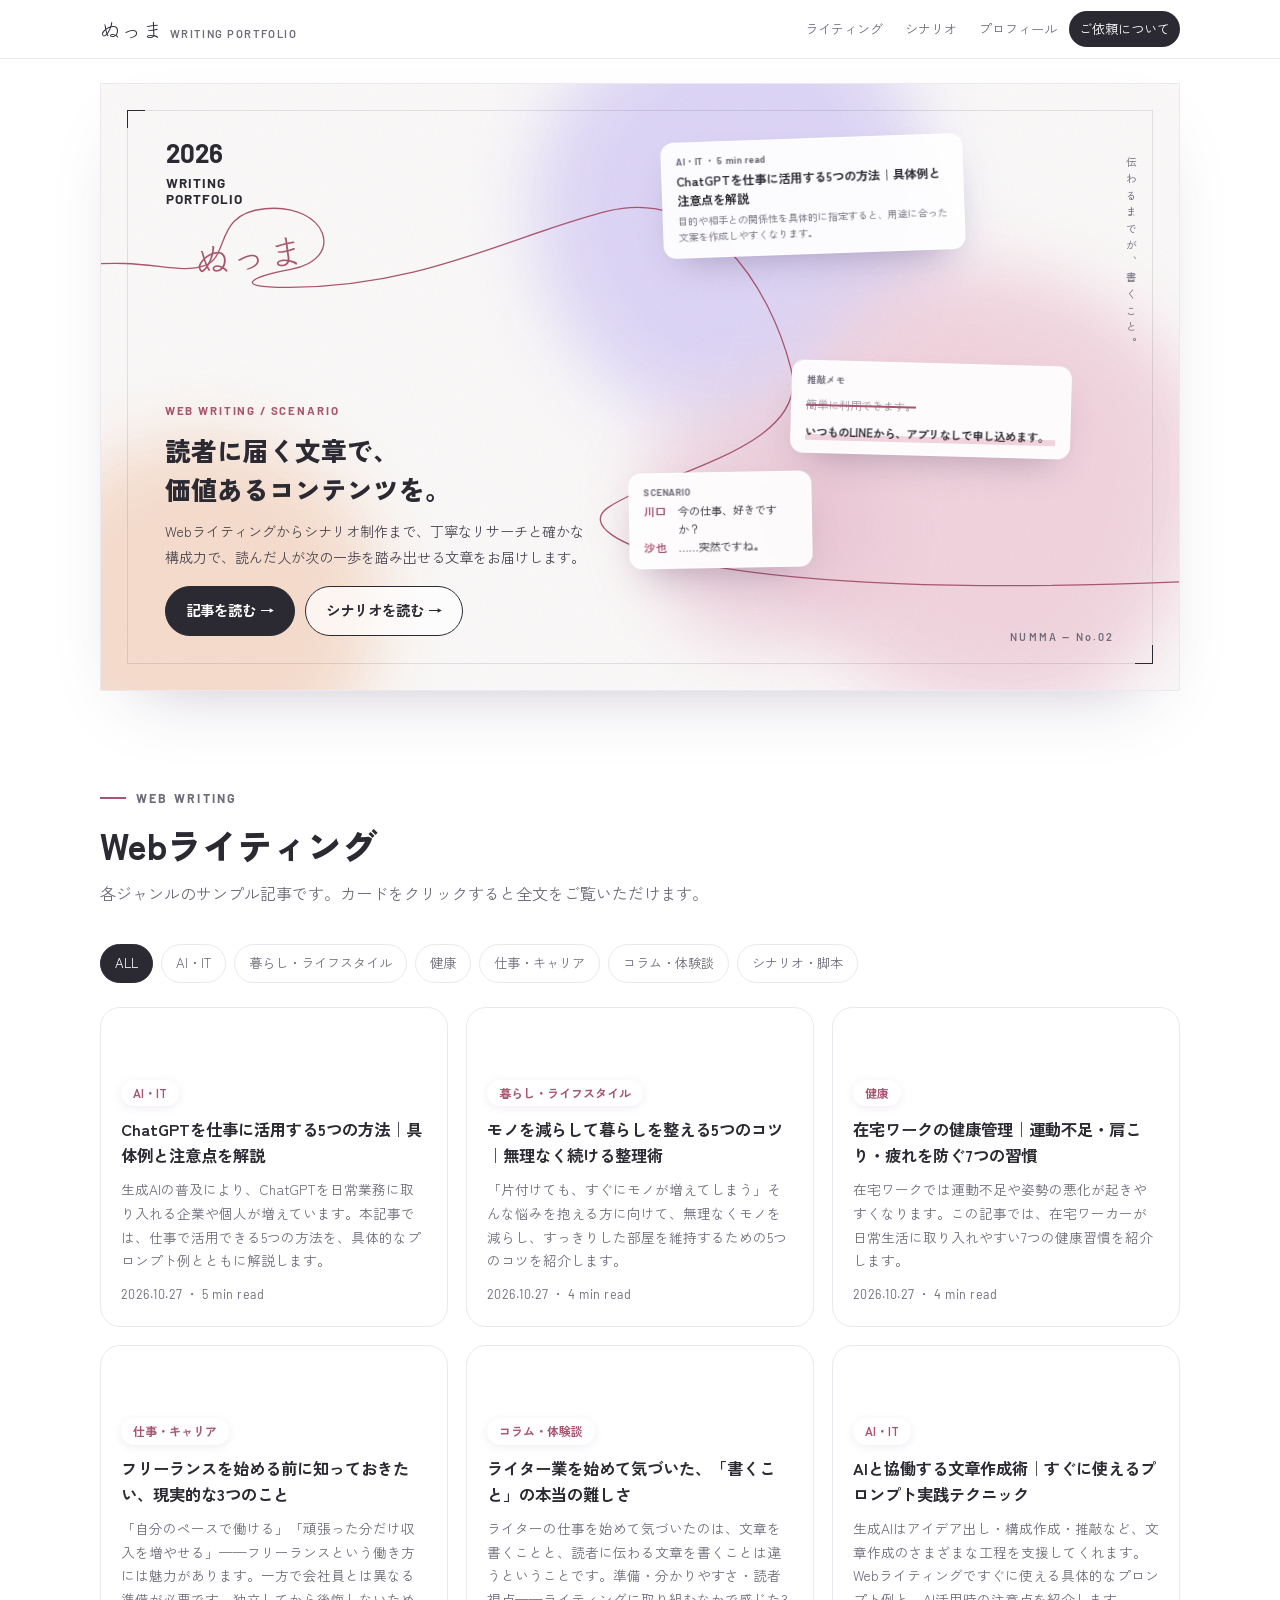
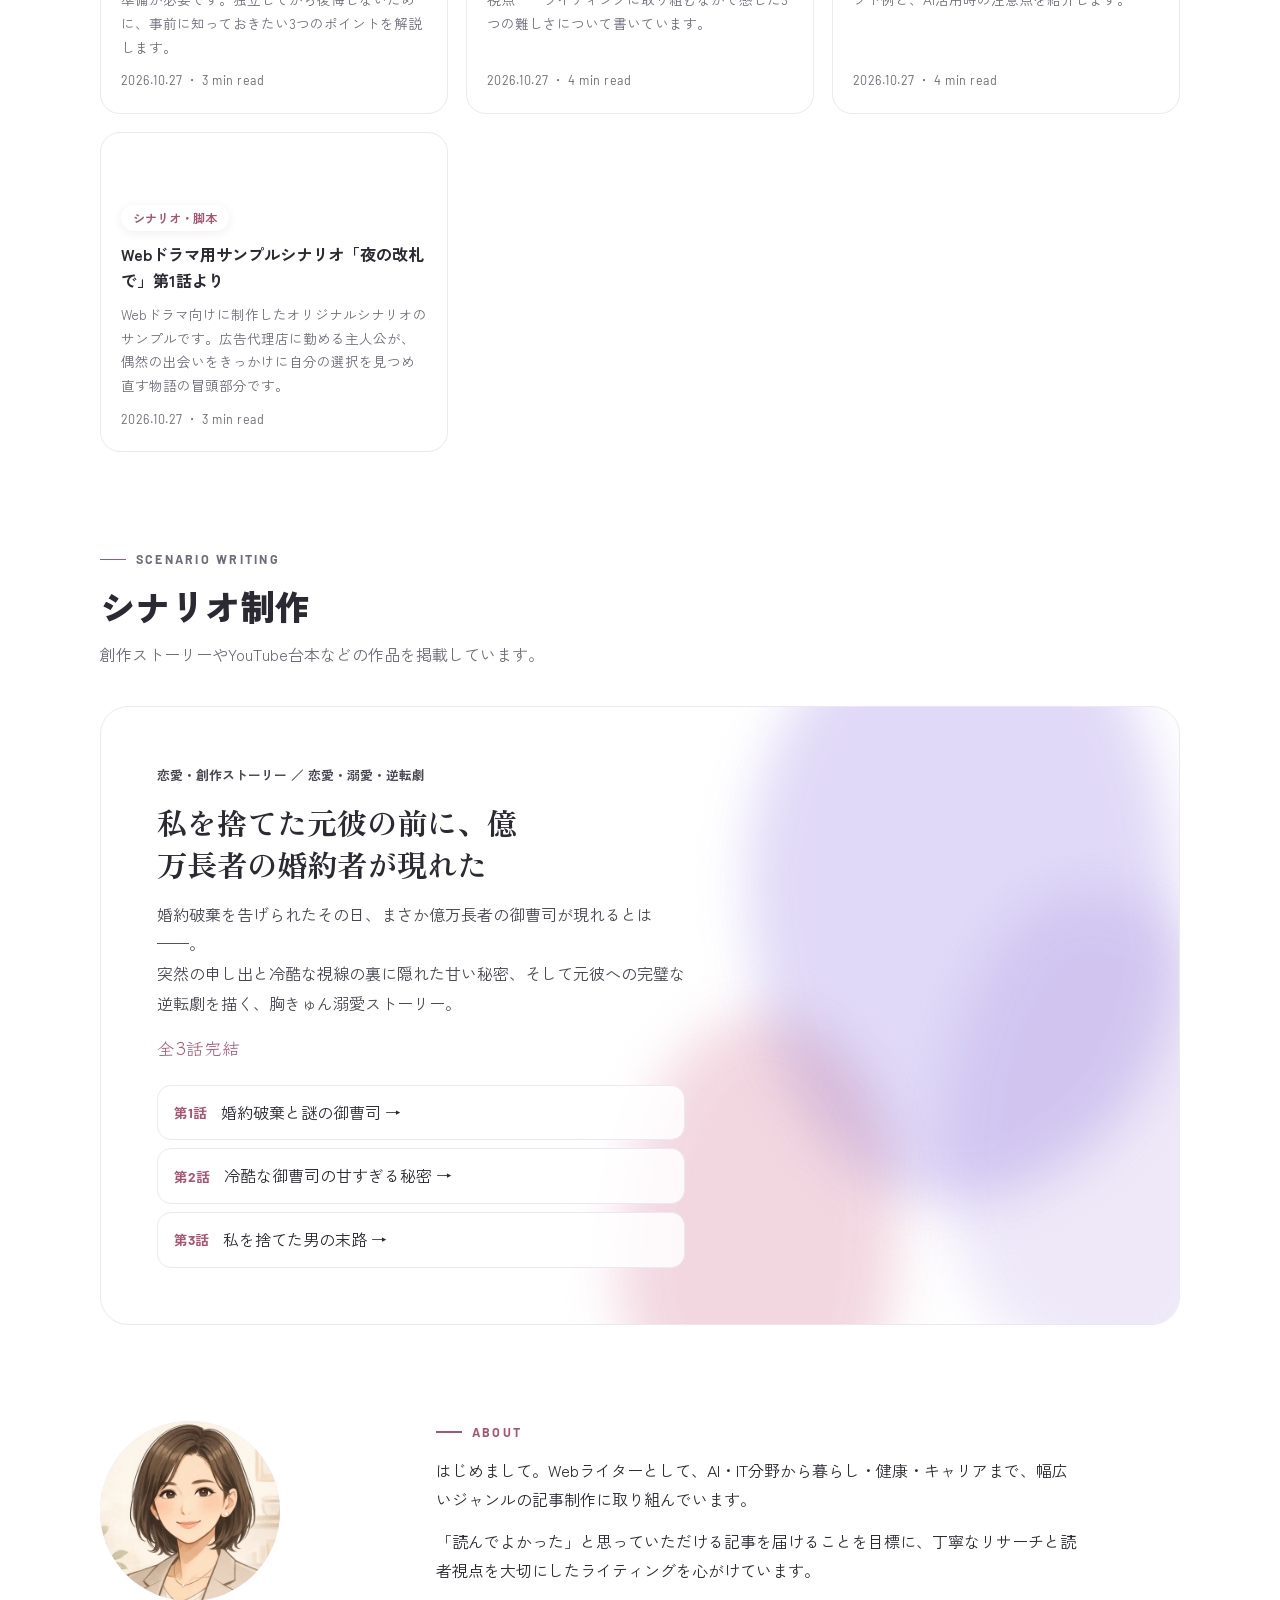
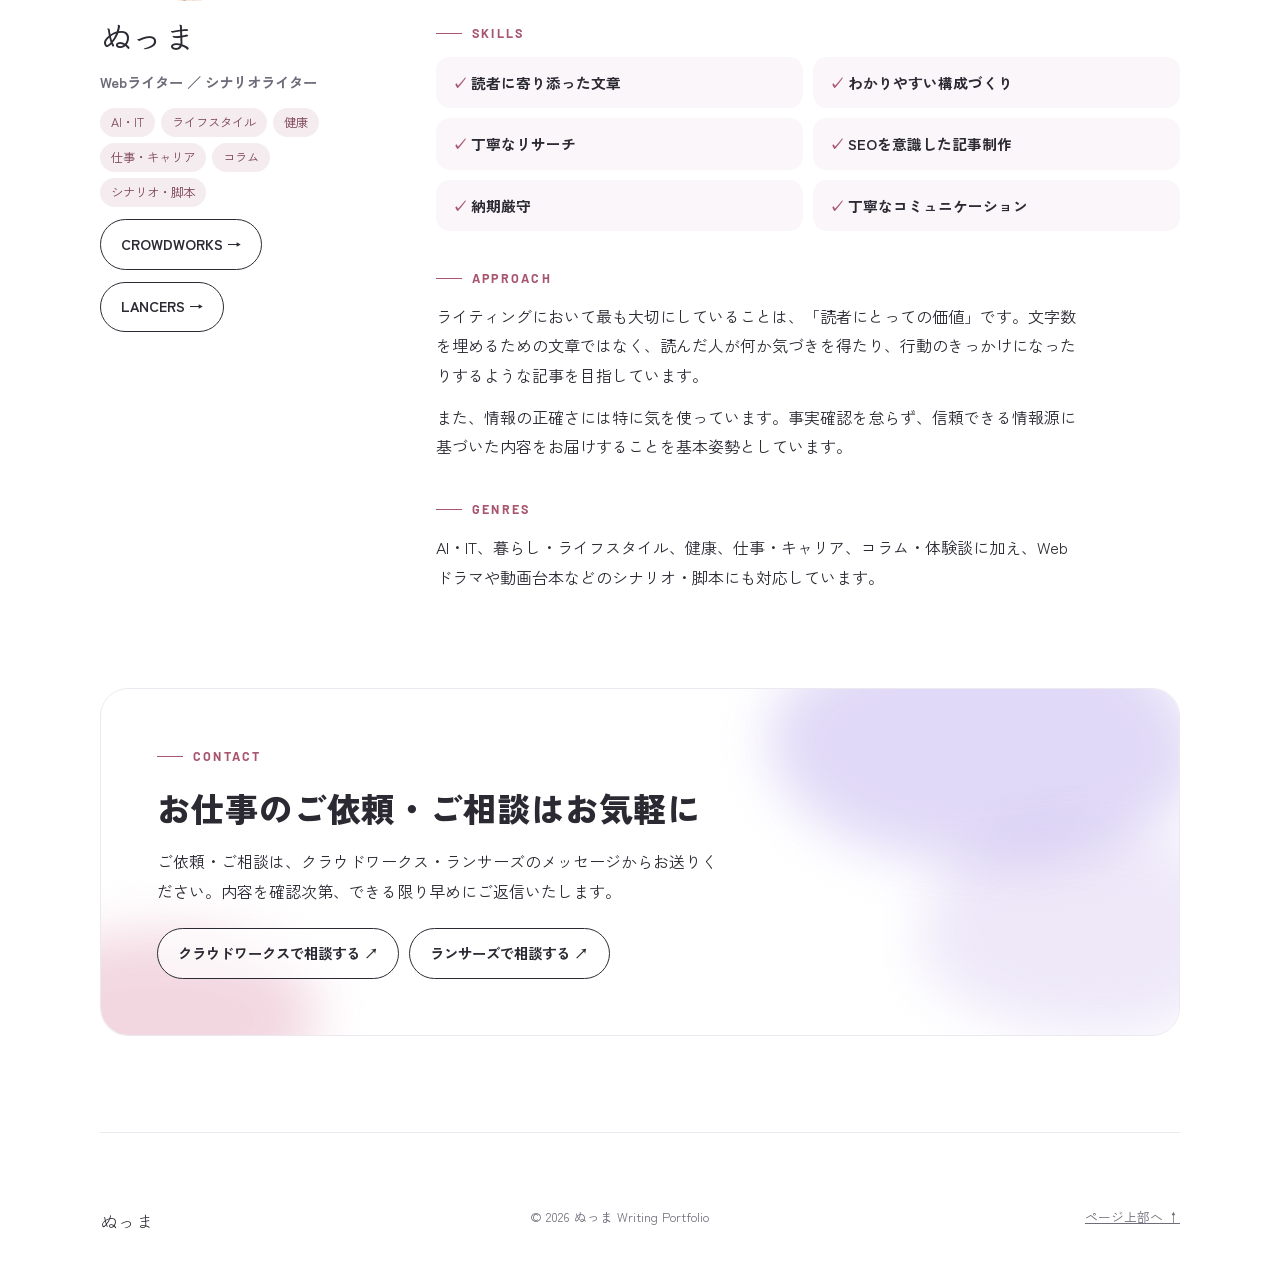
<file: index.html>
<!DOCTYPE html>
<html lang="ja">
<head>
<meta charset="utf-8">
<meta name="viewport" content="width=device-width, initial-scale=1, viewport-fit=cover">
<title>ぬっま ライティングポートフォリオ</title>
<meta name="claude:viewport-fit-sides" content="cover">
<meta name="description" content="AIから暮らし・健康・キャリアまで、幅広いジャンルに対応するWebライターのポートフォリオです。">
<link rel="preconnect" href="https://fonts.googleapis.com">
<link rel="preconnect" href="https://fonts.gstatic.com" crossorigin>
<link rel="stylesheet" href="https://fonts.googleapis.com/css2?family=Klee+One:wght@600&family=Zen+Kaku+Gothic+New:wght@400;500;700;900&family=Barlow:wght@600;700&family=Zen+Old+Mincho:wght@600;700&display=swap">
<style>
/* Layout: 表紙ページ（白地＋ぼかした色の重なり＋一本線のドローイング）をトップに置き、その下は白い余白の多い1カラム。紙のポートフォリオの印象に合わせ、意図的にライトのみ。 */
:root{
  color-scheme:light;
  --paper:#ffffff; --ink:#2b2a33; --muted:#6f6c7a; --line:#ece8ef; --soft:#faf6fa;
  --pink:#e8509b; --pink-soft:#fde7f2; --lav:#b9a2f2;
  --b1:#f6b8d8; --b2:#d9c3ff; --b3:#ff9fcb; --b4:#ffd0e6;
  --f-hand:"Klee One","Hiragino Maru Gothic ProN","Yu Gothic",cursive;
  --f-body:"Zen Kaku Gothic New","Hiragino Sans","Yu Gothic","Meiryo",sans-serif;
  --f-label:"Barlow","Zen Kaku Gothic New",sans-serif;
}
*{box-sizing:border-box}
[hidden]{display:none!important}
html{scroll-behavior:smooth;scroll-padding-top:68px}
@media (prefers-reduced-motion:reduce){html{scroll-behavior:auto}*{animation:none!important;transition:none!important}}
body{margin:0;background:var(--paper);color:var(--ink);font-family:var(--f-body);font-size:1rem;line-height:1.85;
  padding-left:max(16px,env(safe-area-inset-left,0px));padding-right:max(16px,env(safe-area-inset-right,0px))}
body::before{content:"";position:fixed;inset:0 0 auto;height:env(safe-area-inset-top,0px);z-index:10;background:var(--paper)}
a{color:inherit}
a:focus-visible,button:focus-visible,summary:focus-visible,select:focus-visible,input:focus-visible,textarea:focus-visible{outline:3px solid var(--pink);outline-offset:3px}
h1,h2,h3,h4,p{margin:0}
h1,h2,h3{line-height:1.4;text-wrap:balance}
.wrap{max-width:1080px;margin:0 auto}

/* header */
.top{position:sticky;top:env(safe-area-inset-top,0px);z-index:6;background:rgba(255,255,255,.88);backdrop-filter:blur(10px);
  margin-left:calc(-1*max(16px,env(safe-area-inset-left,0px)));margin-right:calc(-1*max(16px,env(safe-area-inset-right,0px)));
  padding-left:max(16px,env(safe-area-inset-left,0px));padding-right:max(16px,env(safe-area-inset-right,0px));border-bottom:1px solid var(--line)}
.top .wrap{height:58px;display:flex;align-items:center;gap:16px}
.top .logo{font-family:var(--f-hand);font-size:1.3rem;text-decoration:none;line-height:1}
.top .logo small{font-family:var(--f-label);font-weight:600;font-size:.7rem;letter-spacing:.14em;color:var(--muted);margin-left:.6em}
.top nav{margin-left:auto;display:flex;gap:2px;overflow-x:auto;scrollbar-width:none}
.top nav::-webkit-scrollbar{display:none}
.top nav a{font-size:.82rem;padding:6px 10px;border-radius:999px;text-decoration:none;color:var(--muted);white-space:nowrap}
.top nav a:hover,.top nav a[aria-current="page"]{color:var(--ink);background:var(--soft)}
.top nav a.cta{background:var(--ink);color:#fff}
@media (max-width:640px){.top nav a.opt{display:none}}

/* cover = the reference "top page" */
.cover{position:relative;margin-top:24px;aspect-ratio:16/9;max-height:78vh;width:100%;background:var(--paper);overflow:hidden;
  border:1px solid var(--line);box-shadow:0 18px 50px rgba(120,80,130,.10);container-type:inline-size}
@media (max-width:700px){.cover{aspect-ratio:auto;min-height:660px;max-height:none}.top .logo small{display:none}.cover .catch > p:first-child{display:none}}
.blobs{position:absolute;inset:0;pointer-events:none}
.blobs i{position:absolute;display:block;filter:blur(clamp(10px,2.2cqw,26px));mix-blend-mode:multiply;opacity:.9;animation:drift 18s ease-in-out infinite alternate}
.blobs i:nth-child(1){left:20%;top:-6%;width:34%;height:62%;background:var(--b2);border-radius:58% 42% 55% 45%/48% 60% 40% 52%}
.blobs i:nth-child(2){left:40%;top:4%;width:42%;height:54%;background:var(--b4);border-radius:44% 56% 40% 60%/55% 42% 58% 45%;animation-duration:22s}
.blobs i:nth-child(3){left:6%;top:48%;width:40%;height:52%;background:var(--b1);border-radius:50% 50% 38% 62%/60% 46% 54% 40%;animation-duration:20s}
.blobs i:nth-child(4){left:42%;top:40%;width:34%;height:58%;background:var(--b3);opacity:.75;border-radius:62% 38% 52% 48%/40% 58% 42% 60%;animation-duration:24s}
.blobs i:nth-child(5){left:64%;top:20%;width:24%;height:62%;background:#f590c0;opacity:.6;border-radius:40% 60% 46% 54%/62% 38% 62% 38%;animation-duration:26s}
@keyframes drift{from{transform:translate(0,0) rotate(0)}to{transform:translate(2%,-3%) rotate(6deg)}}
.cover .label{position:absolute;left:8%;top:13%;font-family:var(--f-label);font-weight:700;line-height:1.15;color:#3a3742;z-index:2}
.cover .label b{display:block;font-size:max(18px,2.6cqw);letter-spacing:.02em}
.cover .label span{display:block;font-size:max(12px,1.5cqw);letter-spacing:.05em;margin-top:.6em}
.cover .line{position:absolute;left:0;top:24%;width:100%;height:30%;z-index:2;overflow:visible}
.cover .line path{fill:none;stroke:var(--pink);stroke-width:1.6;stroke-linecap:round;stroke-dasharray:2600;stroke-dashoffset:2600;animation:draw 3.2s .3s ease-out forwards}
@keyframes draw{to{stroke-dashoffset:0}}
.cover .sig{position:absolute;left:13%;top:30%;font-family:var(--f-hand);color:var(--pink);font-size:max(26px,4.2cqw);line-height:1;z-index:3;transform:rotate(-6deg)}
.cover .name{position:absolute;right:7%;bottom:8%;font-family:var(--f-label);font-weight:700;letter-spacing:.08em;font-size:max(12px,1.35cqw);color:#3a3742;z-index:2}
.cover .catch{position:absolute;left:8%;bottom:9%;max-width:min(560px,58%);z-index:2;display:grid;gap:.6em}
.cover .catch h1{font-size:max(19px,2.4cqw);font-weight:900;line-height:1.5}
.cover .catch p{font-size:max(13px,1.15cqw);color:#4a4652;line-height:1.8}
@media (max-width:700px){
  .cover .label{left:20px;top:22px}.cover .sig{left:30px;top:128px}.cover .line{top:104px;height:110px;width:170%;left:-12%}
  .cover .catch{left:20px;right:20px;bottom:56px;max-width:none}.cover .name{right:20px;bottom:20px}}
.cover-actions{display:flex;gap:10px;flex-wrap:wrap;margin-top:6px}

/* buttons */
.btn{display:inline-flex;align-items:center;gap:.4em;padding:.75em 1.4em;border-radius:999px;font-weight:700;font-size:.9rem;text-decoration:none;border:1.5px solid var(--ink);background:var(--ink);color:#fff;cursor:pointer;font-family:inherit}
.btn.ghost{background:rgba(255,255,255,.7);color:var(--ink)}
.btn.pink{background:var(--pink);border-color:var(--pink)}
.btn:hover{transform:translateY(-1px)}

/* sections */
section.sec{padding-block:96px 0}
.sec-head{display:grid;gap:10px;margin-bottom:36px;max-width:44em}
.eyebrow{font-family:var(--f-label);font-weight:700;letter-spacing:.18em;font-size:.78rem;color:var(--pink);text-transform:uppercase;display:flex;align-items:center;gap:.8em}
.eyebrow::before{content:"";width:26px;height:1.5px;background:var(--pink)}
.sec-head h2{font-size:clamp(1.55rem,3.4vw,2.2rem);font-weight:900}
.sec-head p{color:var(--muted)}
.note{font-size:.8rem;color:var(--muted)}
footer{max-width:1080px;margin:0 auto;padding-block:72px 40px;display:flex;justify-content:space-between;gap:12px;flex-wrap:wrap;font-size:.8rem;color:var(--muted);border-top:1px solid var(--line);margin-top:96px}
footer .logo{font-family:var(--f-hand);font-size:1.1rem;color:var(--ink)}

.filters{display:flex;flex-wrap:wrap;gap:8px;margin-bottom:24px}
.filters button{font:inherit;font-size:.82rem;padding:6px 14px;border-radius:999px;border:1px solid var(--line);background:#fff;color:var(--muted);cursor:pointer}
.filters button.on{background:var(--ink);border-color:var(--ink);color:#fff}
.articles{display:grid;grid-template-columns:repeat(3,1fr);gap:18px}
@media (max-width:900px){.articles{grid-template-columns:1fr 1fr}}
@media (max-width:600px){.articles{grid-template-columns:1fr}}
.art{font:inherit;color:inherit;text-align:left;cursor:pointer;background:#fff;border:1px solid var(--line);border-radius:20px;padding:0 0 20px;display:flex;flex-direction:column;gap:10px;overflow:hidden;transition:transform .2s,box-shadow .2s;min-width:0}
.art:hover{transform:translateY(-3px);box-shadow:0 14px 34px rgba(120,80,130,.12)}
.art::before{content:"";display:block;height:92px;background:radial-gradient(50% 90% at 25% 30%,var(--b2),transparent 70%),radial-gradient(55% 90% at 75% 70%,var(--b1),transparent 70%),var(--soft)}
.art[data-g="健康"]::before{background:radial-gradient(50% 90% at 30% 40%,#c8f0dc,transparent 70%),radial-gradient(55% 90% at 75% 60%,var(--b4),transparent 70%),var(--soft)}
.art[data-g="仕事・キャリア"]::before{background:radial-gradient(50% 90% at 30% 40%,#ffe0bd,transparent 70%),radial-gradient(55% 90% at 75% 60%,var(--b1),transparent 70%),var(--soft)}
.art[data-g="暮らし・ライフスタイル"]::before{background:radial-gradient(50% 90% at 30% 40%,#fff0c2,transparent 70%),radial-gradient(55% 90% at 75% 60%,var(--b4),transparent 70%),var(--soft)}
.art[data-g="シナリオ・脚本"]::before{background:radial-gradient(50% 90% at 30% 40%,#c9cdf6,transparent 70%),radial-gradient(55% 90% at 75% 60%,var(--b3),transparent 70%),var(--soft)}
.art > *{margin:0 20px}
.art .g{align-self:flex-start;margin-top:-30px;background:#fff;border-radius:999px;padding:2px 12px;font-size:.75rem;font-weight:700;color:var(--pink);box-shadow:0 2px 8px rgba(120,80,130,.1)}
.art b{font-size:1.02rem;line-height:1.6}
.art p{font-size:.85rem;color:var(--muted);line-height:1.75}
.art small{margin-top:auto;font-family:var(--f-label);font-size:.78rem;color:var(--muted);letter-spacing:.04em}
.story{position:relative;border-radius:28px;overflow:hidden;border:1px solid var(--line)}
.story .blobs i:nth-child(1){left:60%;top:-20%;width:40%;height:100%}
.story .blobs i:nth-child(2){left:78%;top:30%;width:30%;height:80%}
.story .blobs i:nth-child(3){left:48%;top:50%;width:26%;height:70%}
.st-in{position:relative;z-index:1;padding:clamp(26px,5vw,56px);display:grid;gap:14px;max-width:640px}
.g2{font-size:.8rem;font-weight:700;color:var(--pink)}
.st-in h3{font-family:"Zen Old Mincho",var(--f-body);font-size:clamp(1.4rem,3vw,1.9rem)}
.st-in p{color:#4a4652}
.done{font-family:var(--f-hand);color:var(--pink)!important;font-size:1.1rem}
.eps{list-style:none;margin:6px 0 0;padding:0;display:grid;gap:8px}
.eps button{width:100%;font:inherit;text-align:left;cursor:pointer;background:rgba(255,255,255,.85);border:1px solid var(--line);border-radius:14px;padding:12px 16px;display:flex;gap:14px;align-items:center;color:var(--ink)}
.eps button:hover{border-color:var(--pink)}
.eps span{font-family:var(--f-label);font-weight:700;color:var(--pink);font-size:.85rem;white-space:nowrap}
.prof{display:grid;grid-template-columns:280px 1fr;gap:56px;align-items:start}
@media (max-width:780px){.prof{grid-template-columns:1fr;gap:32px}}
.prof-side{display:grid;gap:12px;justify-items:start;position:sticky;top:90px}
@media (max-width:780px){.prof-side{position:static}}
.avatar{width:180px;max-width:100%;aspect-ratio:1;border-radius:50%;display:grid;place-items:center;
  background:radial-gradient(circle at 30% 30%,var(--b2),transparent 60%),radial-gradient(circle at 70% 70%,var(--b1),transparent 60%),var(--b4)}
.avatar span{font-family:var(--f-hand);font-size:3.4rem;color:var(--pink)}
.prof-side h2{font-family:var(--f-hand);font-size:2rem;font-weight:600}
.role{font-weight:700;color:var(--muted);font-size:.9rem}
.chips{list-style:none;margin:0;padding:0;display:flex;flex-wrap:wrap;gap:6px}
.chips li{font-size:.78rem;padding:3px 11px;border-radius:999px;background:var(--pink-soft);color:#a12b66}
.prof-main{display:grid;gap:36px;min-width:0}
.prof-main > div{display:grid;gap:12px}
.prof-main p{max-width:40em}
.skills{list-style:none;margin:0;padding:0;display:grid;grid-template-columns:1fr 1fr;gap:10px}
@media (max-width:560px){.skills{grid-template-columns:1fr}}
.skills li{padding:12px 16px;border-radius:14px;background:var(--soft);font-weight:700;font-size:.92rem}
.skills li::before{content:"✓ ";color:var(--pink)}
.contact-card{position:relative;border-radius:28px;overflow:hidden;border:1px solid var(--line)}
.contact-card .blobs i:nth-child(1){left:62%;top:-20%;width:40%;height:70%}
.contact-card .blobs i:nth-child(2){left:76%;top:40%;width:30%;height:60%}
.contact-card .blobs i:nth-child(3){left:-10%;top:70%;width:30%;height:50%}
.cc-in{position:relative;z-index:1;padding:clamp(26px,5vw,56px);display:grid;gap:16px;max-width:680px}
.cc-in h2{font-size:clamp(1.5rem,3.2vw,2.1rem);font-weight:900}
.form{display:grid;gap:14px;background:rgba(255,255,255,.88);border:1px solid var(--line);border-radius:20px;padding:22px}
.f2{display:grid;gap:6px}
.f2 label{font-weight:700;font-size:.88rem}
.f2 em{font-style:normal;font-size:.7rem;color:#fff;background:var(--pink);border-radius:4px;padding:1px 6px;margin-left:8px}
.f2 input,.f2 select,.f2 textarea{font:inherit;font-size:.95rem;padding:10px 12px;border:1px solid #ddd6e2;border-radius:10px;background:#fff;color:var(--ink);width:100%}
.err{color:#b4235f;font-size:.85rem}
.form code{font-family:var(--f-label);font-weight:600;color:var(--ink);user-select:all}
dialog#reader{width:min(820px,100% - 24px);max-height:calc(100% - 32px);padding:0;border:none;border-radius:22px;box-shadow:0 30px 80px rgba(60,30,70,.3);color:var(--ink);background:#fff;overflow:auto}
dialog#reader::backdrop{background:rgba(43,42,51,.45);backdrop-filter:blur(3px)}
.r-bar{position:sticky;top:0;z-index:1;display:flex;justify-content:space-between;align-items:center;gap:12px;padding:12px 20px;background:rgba(255,255,255,.95);border-bottom:1px solid var(--line)}
.r-bar span{font-size:.8rem;font-weight:700;color:var(--pink)}
.r-bar button{font:inherit;font-size:.82rem;border:1px solid var(--line);background:#fff;border-radius:999px;padding:4px 14px;cursor:pointer;color:var(--ink)}
.r-body{padding:clamp(22px,5vw,52px);display:grid;gap:1.1em}
.r-body h2{font-family:"Zen Old Mincho",var(--f-body);font-size:clamp(1.35rem,3vw,1.8rem);line-height:1.5;margin-bottom:.4em}
#r-text{display:grid;gap:1em;font-size:1rem;line-height:2}
#r-text h3{font-size:1.2rem;margin-top:1.2em;padding-bottom:.3em;border-bottom:2px solid var(--b1)}
#r-text h4{font-size:1.02rem;margin-top:.4em}
#r-text ul{margin:0;padding:14px 18px 14px 2.2em;background:var(--soft);border-radius:12px}
#r-text .pr{background:#fff7fb;border:1px solid var(--b4);border-left:4px solid var(--pink);border-radius:10px;padding:12px 16px;font-size:.92rem;line-height:1.85}
#r-text .pr small{display:block;font-weight:700;color:var(--pink);font-size:.75rem}
#r-text .scene{font-weight:700;background:var(--soft);border-radius:8px;padding:6px 12px;margin-top:.8em}
#r-text .ln{display:grid;grid-template-columns:7.5em 1fr;gap:.8em}
#r-text .ln b{color:#7a4a68;font-weight:700}
@media (max-width:560px){#r-text .ln{grid-template-columns:1fr;gap:0}}
#r-text .end{text-align:right;font-family:var(--f-hand);color:var(--pink)}
.r-nav{display:flex;justify-content:space-between;gap:10px;flex-wrap:wrap}
.r-nav button{font:inherit;font-weight:700;cursor:pointer;background:var(--ink);color:#fff;border:none;border-radius:999px;padding:10px 20px}

.avatar{position:relative;overflow:hidden}
.avatar img{position:absolute;inset:0;width:100%;height:100%;object-fit:cover}

.addr{font-size:.88rem;color:var(--muted)}
.addr code{font-family:var(--f-label);font-weight:600;color:var(--ink);user-select:all;margin-right:8px}
.copy{font:inherit;font-size:.75rem;padding:2px 10px;border-radius:999px;border:1px solid var(--line);background:#fff;cursor:pointer;color:var(--ink)}

/* ===== AI版：トーンを落ち着かせる（ビビッドなピンクを減らす） ===== */
:root{
  --pink:#a8566f; --pink-soft:#f4ecef; --lav:#c9bdf0;
  --b1:#f1d3dd; --b2:#ddd5f6; --b3:#f6dccb; --b4:#ece6f8;
  --ink2:#2b2a33;
}
.btn.pink{background:var(--ink);border-color:var(--ink)}
.chips li{background:var(--pink-soft);color:#7d4357}
.r-ba > div:last-child{background:#f3eff7}
.r-shot,.col{border-color:var(--line)}

/* ===== 表紙 ===== */
.hero2{position:relative;margin-top:24px}
.cv{position:relative;width:100%;aspect-ratio:16/9;max-height:82vh;overflow:hidden;background:#fbfaf9;
  border:1px solid var(--line);box-shadow:0 30px 70px -40px rgba(70,50,90,.35);container-type:inline-size}
.cv-bg i{position:absolute;display:block;filter:blur(3.2cqw);opacity:.95;animation:drift 22s ease-in-out infinite alternate}
.cv-bg i:nth-child(1){left:40%;top:-14%;width:38%;height:70%;background:var(--b2);border-radius:58% 42% 55% 45%/48% 60% 40% 52%}
.cv-bg i:nth-child(2){left:62%;top:30%;width:40%;height:74%;background:var(--b1);border-radius:44% 56% 40% 60%/55% 42% 58% 45%;animation-duration:26s}
.cv-bg i:nth-child(3){left:-8%;top:58%;width:34%;height:56%;background:var(--b3);border-radius:50% 50% 38% 62%/60% 46% 54% 40%;animation-duration:24s}
.cv-bg i:nth-child(4){left:50%;top:52%;width:22%;height:40%;background:#e9c4d3;opacity:.7;border-radius:62% 38% 52% 48%/40% 58% 42% 60%;animation-duration:28s}
.cv-grain{position:absolute;inset:0;opacity:.35;mix-blend-mode:multiply;pointer-events:none;
  background-image:url("data:image/svg+xml,%3Csvg xmlns='http://www.w3.org/2000/svg' width='160' height='160'%3E%3Cfilter id='n'%3E%3CfeTurbulence type='fractalNoise' baseFrequency='.9' numOctaves='2' stitchTiles='stitch'/%3E%3CfeColorMatrix values='0 0 0 0 .4  0 0 0 0 .35  0 0 0 0 .45  0 0 0 .18 0'/%3E%3C/filter%3E%3Crect width='100%25' height='100%25' filter='url(%23n)'/%3E%3C/svg%3E")}
.cv-frame{position:absolute;inset:2.4cqw;border:1px solid rgba(43,42,51,.12);pointer-events:none}
.cv-frame::before,.cv-frame::after{content:"";position:absolute;width:1.6cqw;height:1.6cqw;border:1.5px solid var(--ink2)}
.cv-frame::before{left:-1px;top:-1px;border-right:0;border-bottom:0}
.cv-frame::after{right:-1px;bottom:-1px;border-left:0;border-top:0}
.cv-label{position:absolute;left:6%;top:9%;font-family:var(--f-label);font-weight:700;line-height:1.15;color:var(--ink2);z-index:3}
.cv-label b{display:block;font-size:max(18px,2.4cqw)}
.cv-label span{display:block;font-size:max(11px,1.25cqw);letter-spacing:.08em;margin-top:.6em}
.cv-vert{position:absolute;right:3.6%;top:12%;writing-mode:vertical-rl;font-size:max(10px,1cqw);letter-spacing:.5em;color:var(--muted);z-index:3}
.cv-no{position:absolute;right:6%;bottom:7%;font-family:var(--f-label);font-weight:600;font-size:max(10px,1cqw);letter-spacing:.2em;color:var(--muted);z-index:3}
.cv-line{position:absolute;inset:0;width:100%;height:100%;z-index:2;overflow:visible;pointer-events:none}
.cv-line path{fill:none;stroke:var(--pink);stroke-width:1.3;stroke-linecap:round;vector-effect:non-scaling-stroke;stroke-dasharray:3000;stroke-dashoffset:3000;animation:draw 3.6s .2s ease-out forwards}
.cv-line circle{fill:var(--pink)}
.cv-sig{position:absolute;left:8.5%;top:25%;font-family:var(--f-hand);color:var(--pink);font-size:max(24px,3.4cqw);line-height:1;z-index:3;transform:rotate(-6deg)}
.fl{position:absolute;z-index:4;background:rgba(255,255,255,.82);backdrop-filter:blur(6px);-webkit-backdrop-filter:blur(6px);
  border:1px solid rgba(255,255,255,.9);border-radius:1.2cqw;padding:1.1cqw 1.3cqw;box-shadow:0 1.6cqw 3.6cqw -1.6cqw rgba(60,40,80,.35);
  font-size:max(10px,1.05cqw);line-height:1.55;color:var(--ink2);animation:float 7s ease-in-out infinite alternate}
.fl small{display:flex;align-items:center;gap:.5em;font-family:var(--f-label);font-weight:700;font-size:.82em;letter-spacing:.06em;color:var(--muted);margin-bottom:.35em}
.fl small i{width:.6em;height:.6em;border-radius:50%;display:inline-block}
.fl .q{background:#f1f0f3;border-radius:.9em .9em .9em .2em;padding:.45em .7em}
.fl .a{margin-top:.45em;margin-left:16%;background:#e4f3e8;border-radius:.9em .9em .2em .9em;padding:.45em .7em}
.fl b.pct{font-family:var(--f-label);color:var(--pink);margin-left:.4em}
.fl .big{display:block;font-family:var(--f-label);font-weight:700;font-size:1.7em;letter-spacing:.01em;font-variant-numeric:tabular-nums;line-height:1.2}
.fl svg{display:block;width:100%;height:2.6em;margin-top:.3em;overflow:visible}
.f1{left:52%;top:9%;width:28%;transform:rotate(-2deg)}
.f2{left:64%;top:46%;width:26%;transform:rotate(1.5deg);animation-delay:-2s}
.f3{left:49%;top:64%;width:17%;transform:rotate(-1deg);animation-delay:-4s}
@keyframes float{from{translate:0 0}to{translate:0 -0.8cqw}}
.catch2{position:absolute;left:6%;bottom:9%;max-width:min(460px,40%);z-index:5;display:grid;gap:.6em}
.catch2 .eb{font-family:var(--f-label);font-weight:700;letter-spacing:.16em;font-size:.72rem;color:var(--pink)}
.catch2 h1{font-size:clamp(1.25rem,2vw,1.75rem);font-weight:900;line-height:1.5}
.catch2 p{font-size:.88rem;color:#4a4652;line-height:1.85}
.catch2 .cover-actions{margin-top:.4em}
@media (max-width:1000px){
  .catch2{max-width:44%}.catch2 p{display:none}.catch2 .cover-actions{flex-wrap:nowrap}.catch2 .btn{padding:.65em 1.1em;font-size:.82rem}
}
@media (max-width:760px){
  .cv{aspect-ratio:4/5;max-height:none}
  .cv-label{left:8%;top:6.5%}.cv-label b{font-size:6cqw}.cv-label span{font-size:3.2cqw}
  .cv-sig{left:12%;top:22.5%;font-size:8cqw}
  .cv-vert{font-size:2.6cqw;right:5%;top:7%}
  .cv-no{font-size:2.5cqw;right:7%;bottom:5.5%}
  .cv-frame{inset:3.5cqw}
  .fl{font-size:3cqw;border-radius:3cqw;padding:2.6cqw 3cqw;box-shadow:0 4cqw 8cqw -4cqw rgba(60,40,80,.35)}
  .f1{left:31%;top:30%;width:61%}
  .f2{left:7%;top:59%;width:53%}
  .f3{left:64%;top:63%;width:29%}
  .f3 .big{font-size:1.45em}
  @keyframes float{from{translate:0 0}to{translate:0 -1.6cqw}}
  .cv-bg i{filter:blur(7cqw)}
  .catch2{position:static;max-width:none;padding:28px 4px 0}
  .catch2 p{display:block}
  .catch2 h1{font-size:clamp(1.3rem,6.2vw,1.55rem);word-break:keep-all;overflow-wrap:anywhere}
}


/* ライティング版の紙片カード */
.fl.paper{background:rgba(255,255,255,.9)}
.fl .ttl{font-weight:700;font-size:1.08em;line-height:1.5}
.fl .ex{margin-top:.4em;color:#6f6c7a;font-size:.9em}
.fl s{color:#9a96a2;text-decoration-color:var(--pink);text-decoration-thickness:1.5px}
.fl .fix{margin-top:.25em;font-weight:700;background:linear-gradient(transparent 62%,#f1d3dd 62%)}
.fl .ln{display:grid;grid-template-columns:2.6em 1fr;gap:.4em}
.fl .ln b{color:var(--pink);font-weight:700}
@media (max-width:760px){.f3.paper{left:57%;width:36%}.fl .ln{grid-template-columns:2.1em 1fr;gap:.3em}}

</style>
</head>
<body>
<header class="top">
  <div class="wrap">
    <a class="logo" href="#top">ぬっま<small>WRITING PORTFOLIO</small></a>
    <nav aria-label="メニュー">
      <a href="#writing">ライティング</a>
      <a class="opt" href="#scenario">シナリオ</a>
      <a class="opt" href="#profile">プロフィール</a>
      <a class="cta" href="#contact">ご依頼について</a>
    </nav>
  </div>
</header>

<main class="wrap" id="top">
  <section class="hero2" aria-label="表紙">
    <div class="cv" role="img" aria-label="表紙：ぬっま Webライティングポートフォリオ。記事、推敲メモ、シナリオの一部をイメージした紙片">
      <div class="cv-bg" aria-hidden="true"><i></i><i></i><i></i><i></i></div>
      <div class="cv-grain" aria-hidden="true"></div>
      <div class="cv-frame" aria-hidden="true"></div>
      <p class="cv-label" aria-hidden="true"><b>2026</b><span>WRITING<br>PORTFOLIO</span></p>
      <p class="cv-vert" aria-hidden="true">伝わるまでが、書くこと。</p>
      <svg class="cv-line" viewBox="0 0 1000 1000" preserveAspectRatio="none" aria-hidden="true"><path d="M-20 300 C 40 286, 70 316, 96 300 C 120 286, 104 214, 152 206 C 210 196, 228 290, 176 306 C 140 318, 120 336, 172 336 C 300 336, 380 250, 470 210 C 560 170, 620 330, 640 470 C 660 600, 520 640, 470 700 C 430 750, 560 860, 1030 820"/></svg>
      <span class="cv-sig" aria-hidden="true">ぬっま</span>
      <div class="fl f1 paper" aria-hidden="true"><small>AI・IT ・ 5 min read</small><p class="ttl">ChatGPTを仕事に活用する5つの方法｜具体例と注意点を解説</p><p class="ex">目的や相手との関係性を具体的に指定すると、用途に合った文案を作成しやすくなります。</p></div>
      <div class="fl f2 paper" aria-hidden="true"><small>推敲メモ</small><p><s>簡単に利用できます。</s></p><p class="fix">いつものLINEから、アプリなしで申し込めます。</p></div>
      <div class="fl f3 paper" aria-hidden="true"><small>SCENARIO</small><p class="ln"><b>川口</b>今の仕事、好きですか？</p><p class="ln"><b>沙也</b>……突然ですね。</p></div>
      <p class="cv-no" aria-hidden="true">NUMMA — No.02</p>
    </div>
    <div class="catch2">
      <p class="eb">WEB WRITING / SCENARIO</p>
      <h1>読者に届く文章で、<br>価値あるコンテンツを。</h1>
      <p>Webライティングからシナリオ制作まで、丁寧なリサーチと確かな構成力で、読んだ人が次の一歩を踏み出せる文章をお届けします。</p>
      <div class="cover-actions"><a class="btn" href="#writing">記事を読む →</a><a class="btn ghost" href="#scenario">シナリオを読む →</a></div>
    </div>
  </section>

  <section class="sec" id="writing" aria-labelledby="h-writing">
    <div class="sec-head"><p class="eyebrow">Web writing</p><h2 id="h-writing">Webライティング</h2><p>各ジャンルのサンプル記事です。カードをクリックすると全文をご覧いただけます。</p></div>
    <div class="filters" role="group" aria-label="ジャンルで絞り込む">
      <button type="button" class="on" data-f="all">ALL</button><button type="button" data-f="AI・IT">AI・IT</button><button type="button" data-f="暮らし・ライフスタイル">暮らし・ライフスタイル</button><button type="button" data-f="健康">健康</button><button type="button" data-f="仕事・キャリア">仕事・キャリア</button><button type="button" data-f="コラム・体験談">コラム・体験談</button><button type="button" data-f="シナリオ・脚本">シナリオ・脚本</button>
    </div>
    <div class="articles">
      <button type="button" class="art" data-g="AI・IT" data-open="a-chatgpt"><span class="g">AI・IT</span><b>ChatGPTを仕事に活用する5つの方法｜具体例と注意点を解説</b><p>生成AIの普及により、ChatGPTを日常業務に取り入れる企業や個人が増えています。本記事では、仕事で活用できる5つの方法を、具体的なプロンプト例とともに解説します。</p><small>2026.10.27 ・ 5 min read</small></button>
      <button type="button" class="art" data-g="暮らし・ライフスタイル" data-open="a-minimal"><span class="g">暮らし・ライフスタイル</span><b>モノを減らして暮らしを整える5つのコツ｜無理なく続ける整理術</b><p>「片付けても、すぐにモノが増えてしまう」そんな悩みを抱える方に向けて、無理なくモノを減らし、すっきりした部屋を維持するための5つのコツを紹介します。</p><small>2026.10.27 ・ 4 min read</small></button>
      <button type="button" class="art" data-g="健康" data-open="a-health"><span class="g">健康</span><b>在宅ワークの健康管理｜運動不足・肩こり・疲れを防ぐ7つの習慣</b><p>在宅ワークでは運動不足や姿勢の悪化が起きやすくなります。この記事では、在宅ワーカーが日常生活に取り入れやすい7つの健康習慣を紹介します。</p><small>2026.10.27 ・ 4 min read</small></button>
      <button type="button" class="art" data-g="仕事・キャリア" data-open="a-freelance"><span class="g">仕事・キャリア</span><b>フリーランスを始める前に知っておきたい、現実的な3つのこと</b><p>「自分のペースで働ける」「頑張った分だけ収入を増やせる」——フリーランスという働き方には魅力があります。一方で会社員とは異なる準備が必要です。独立してから後悔しないために、事前に知っておきたい3つのポイントを解説します。</p><small>2026.10.27 ・ 3 min read</small></button>
      <button type="button" class="art" data-g="コラム・体験談" data-open="a-journey"><span class="g">コラム・体験談</span><b>ライター業を始めて気づいた、「書くこと」の本当の難しさ</b><p>ライターの仕事を始めて気づいたのは、文章を書くことと、読者に伝わる文章を書くことは違うということです。準備・分かりやすさ・読者視点——ライティングに取り組むなかで感じた3つの難しさについて書いています。</p><small>2026.10.27 ・ 4 min read</small></button>
      <button type="button" class="art" data-g="AI・IT" data-open="a-aiwriting"><span class="g">AI・IT</span><b>AIと協働する文章作成術｜すぐに使えるプロンプト実践テクニック</b><p>生成AIはアイデア出し・構成作成・推敲など、文章作成のさまざまな工程を支援してくれます。Webライティングですぐに使える具体的なプロンプト例と、AI活用時の注意点を紹介します。</p><small>2026.10.27 ・ 4 min read</small></button>
      <button type="button" class="art" data-g="シナリオ・脚本" data-open="s-night"><span class="g">シナリオ・脚本</span><b>Webドラマ用サンプルシナリオ「夜の改札で」第1話より</b><p>Webドラマ向けに制作したオリジナルシナリオのサンプルです。広告代理店に勤める主人公が、偶然の出会いをきっかけに自分の選択を見つめ直す物語の冒頭部分です。</p><small>2026.10.27 ・ 3 min read</small></button>
    </div>
  </section>

  <section class="sec" id="scenario" aria-labelledby="h-scen">
    <div class="sec-head"><p class="eyebrow">Scenario writing</p><h2 id="h-scen">シナリオ制作</h2><p>創作ストーリーやYouTube台本などの作品を掲載しています。</p></div>
    <article class="story">
      <div class="blobs" aria-hidden="true"><i></i><i></i><i></i></div>
      <div class="st-in">
        <p class="g2">恋愛・創作ストーリー ／ 恋愛・溺愛・逆転劇</p>
        <h3>私を捨てた元彼の前に、億万長者の婚約者が現れた</h3>
        <p>婚約破棄を告げられたその日、まさか億万長者の御曹司が現れるとは——。<br>突然の申し出と冷酷な視線の裏に隠れた甘い秘密、そして元彼への完璧な逆転劇を描く、胸きゅん溺愛ストーリー。</p>
        <p class="done">全3話完結</p>
        <ol class="eps">
          <li><button type="button" data-open="s-ep1"><span>第1話</span>婚約破棄と謎の御曹司 →</button></li>
          <li><button type="button" data-open="s-ep2"><span>第2話</span>冷酷な御曹司の甘すぎる秘密 →</button></li>
          <li><button type="button" data-open="s-ep3"><span>第3話</span>私を捨てた男の末路 →</button></li>
        </ol>
      </div>
    </article>
  </section>

  <section class="sec" id="profile" aria-labelledby="h-prof">
    <div class="prof">
      <div class="prof-side">
        <div class="avatar"><span aria-hidden="true">ぬ</span><img src="[data-uri]" alt="ぬっまのプロフィールイラスト"></div>
        <h2 id="h-prof">ぬっま</h2>
        <p class="role">Webライター ／ シナリオライター</p>
        <ul class="chips"><li>AI・IT</li><li>ライフスタイル</li><li>健康</li><li>仕事・キャリア</li><li>コラム</li><li>シナリオ・脚本</li></ul>
        <a class="btn ghost" data-platform="cw" href="" target="_blank" rel="noopener" hidden>CROWDWORKS →</a><a class="btn ghost" data-platform="lancers" href="" target="_blank" rel="noopener" hidden>LANCERS →</a>
      </div>
      <div class="prof-main">
        <div><p class="eyebrow">About</p><p>はじめまして。Webライターとして、AI・IT分野から暮らし・健康・キャリアまで、幅広いジャンルの記事制作に取り組んでいます。</p><p>「読んでよかった」と思っていただける記事を届けることを目標に、丁寧なリサーチと読者視点を大切にしたライティングを心がけています。</p></div>
        <div><p class="eyebrow">Skills</p><ul class="skills"><li>読者に寄り添った文章</li><li>わかりやすい構成づくり</li><li>丁寧なリサーチ</li><li>SEOを意識した記事制作</li><li>納期厳守</li><li>丁寧なコミュニケーション</li></ul></div>
        <div><p class="eyebrow">Approach</p><p>ライティングにおいて最も大切にしていることは、「読者にとっての価値」です。文字数を埋めるための文章ではなく、読んだ人が何か気づきを得たり、行動のきっかけになったりするような記事を目指しています。</p><p>また、情報の正確さには特に気を使っています。事実確認を怠らず、信頼できる情報源に基づいた内容をお届けすることを基本姿勢としています。</p></div>
        <div><p class="eyebrow">Genres</p><p>AI・IT、暮らし・ライフスタイル、健康、仕事・キャリア、コラム・体験談に加え、Webドラマや動画台本などのシナリオ・脚本にも対応しています。</p></div>
      </div>
    </div>
  </section>

  <section class="sec" id="contact" aria-labelledby="h-contact">
    <div class="contact-card">
      <div class="blobs" aria-hidden="true"><i></i><i></i><i></i></div>
      <div class="cc-in">
        <p class="eyebrow">Contact</p>
        <h2 id="h-contact">お仕事のご依頼・ご相談はお気軽に</h2>
        <p id="c-text" data-platform-only data-list="クラウドワークス・ランサーズ">ご依頼・ご相談は、クラウドワークス・ランサーズのメッセージからお送りください。内容を確認次第、できる限り早めにご返信いたします。</p>
        <div class="cover-actions" id="c-links">
          <a class="btn ghost" data-platform="cw" href="" target="_blank" rel="noopener" hidden>クラウドワークスで相談する ↗</a>
          <a class="btn ghost" data-platform="lancers" href="" target="_blank" rel="noopener" hidden>ランサーズで相談する ↗</a>
        </div>
      </div>
    </div>
  </section>
</main>

<footer><span class="logo">ぬっま</span><span>© 2026 ぬっま Writing Portfolio</span><a href="#top">ページ上部へ ↑</a></footer>

<dialog id="reader" aria-labelledby="r-title">
  <div class="r-bar"><span id="r-genre"></span><button type="button" id="r-close">閉じる ×</button></div>
  <article class="r-body"><h2 id="r-title"></h2><div id="r-text"></div><p class="note" id="r-note"></p><div class="r-nav" id="r-nav"></div></article>
</dialog>

<script>
(function(){
  // 絞り込み
  var btns=document.querySelectorAll('.filters button'),cards=document.querySelectorAll('.art');
  btns.forEach(function(b){b.addEventListener('click',function(){
    btns.forEach(function(x){x.classList.toggle('on',x===b);x.setAttribute('aria-pressed',x===b)});
    cards.forEach(function(c){c.hidden=!(b.dataset.f==='all'||c.dataset.g===b.dataset.f)});
  })});

  // 本文リーダー
  var dlg=document.getElementById('reader');
  var esc=function(s){return s.replace(/[&<>"]/g,function(c){return {'&':'&amp;','<':'&lt;','>':'&gt;','"':'&quot;'}[c]})};
  function render(src){
    var out=[],lines=src.textContent.trim().split('\n'),list=null,pr=null;
    var flush=function(){if(list){out.push('<ul>'+list.join('')+'</ul>');list=null}if(pr){out.push('<div class="pr"><small>プロンプト例</small>'+pr.join('<br>')+'</div>');pr=null}};
    lines.forEach(function(l){
      l=l.trim(); if(!l) return;
      if(l.indexOf('- ')===0){ if(pr)flush(); (list=list||[]).push('<li>'+esc(l.slice(2))+'</li>'); return; }
      if(l.indexOf('> ')===0){ if(list)flush(); (pr=pr||[]).push(esc(l.slice(2))); return; }
      flush();
      if(l.indexOf('### ')===0) out.push('<h4>'+esc(l.slice(4))+'</h4>');
      else if(l.indexOf('## ')===0) out.push('<h3>'+esc(l.slice(3))+'</h3>');
      else if(l.indexOf('○ ')===0) out.push('<p class="scene">'+esc(l.slice(2))+'</p>');
      else if(l.indexOf('——')===0) out.push('<p class="end">'+esc(l)+'</p>');
      else { var m=l.match(/^([^　「『。、！？]{1,14}?)　(.+)$/); if(m && src.id.charAt(0)==='s') out.push('<p class="ln"><b>'+esc(m[1])+'</b><span>'+esc(m[2])+'</span></p>'); else out.push('<p>'+esc(l)+'</p>'); }
    });
    flush(); return out.join('');
  }
  function open(id){
    var s=document.getElementById(id); if(!s) return;
    document.getElementById('r-genre').textContent=s.dataset.genre;
    document.getElementById('r-title').textContent=s.dataset.title;
    document.getElementById('r-text').innerHTML=render(s);
    document.getElementById('r-note').textContent='※ 本記事はWebライティングのポートフォリオ用に制作したサンプル記事です。'+(s.dataset.note?s.dataset.note:'');
    var nav='';
    if(s.dataset.prev) nav+='<button type="button" data-open="'+s.dataset.prev+'">← 前の話へ</button>';
    if(s.dataset.next) nav+='<button type="button" data-open="'+s.dataset.next+'">次の話へ →</button>';
    document.getElementById('r-nav').innerHTML=nav;
    if(!dlg.open){ if(dlg.showModal) dlg.showModal(); else dlg.setAttribute('open',''); }
    dlg.querySelector('.r-body').scrollTop=0; dlg.scrollTop=0;
  }
  document.addEventListener('click',function(e){var t=e.target.closest('[data-open]'); if(t){e.preventDefault();open(t.dataset.open)}});
  document.getElementById('r-close').addEventListener('click',function(){dlg.close?dlg.close():dlg.removeAttribute('open')});
  dlg.addEventListener('click',function(e){if(e.target===dlg)dlg.close()});

  // ===== 窓口の切り替え =====
  // MODE: 'direct' = 公式LINE・メールを表示 / 'platform' = クラウドソーシング経由のみ
  // URLに ?from=cw / ?from=lancers / ?from=coconala を付けると、そのサービスだけを案内します（常に platform 表示）
  var MODE='platform';
  var PROFILE={
    cw:'https://crowdworks.jp/public/employees/6863785',
    lancers:'https://www.lancers.jp/profile/suwaccc',
    coconala:''   // ココナラのプロフィールURLを入れるとボタンが表示されます
  };
  var names={cw:'クラウドワークス',lancers:'ランサーズ',coconala:'ココナラ'};
  var from='';
  try{ from=(new URLSearchParams(location.search).get('from')||'').toLowerCase(); }catch(e){}
  if(names[from]) MODE='platform';
  document.querySelectorAll('[data-direct]').forEach(function(el){ el.hidden=MODE!=='direct'; });
  document.querySelectorAll('[data-platform-only]').forEach(function(el){ el.hidden=MODE!=='platform'; });
  document.querySelectorAll('[data-platform]').forEach(function(a){
    var p=a.dataset.platform, show=PROFILE[p] && (!names[from] || from===p);
    a.hidden=!show; if(show) a.href=PROFILE[p];
  });
  var ct=document.getElementById('c-text');
  if(ct && MODE==='platform'){
    ct.textContent='ご依頼・ご相談は、'+(names[from]||ct.dataset.list)+'のメッセージからお送りください。内容を確認次第、できる限り早めにご返信いたします。';
  }
  document.querySelectorAll('[data-xlink]').forEach(function(a){
    a.href = MODE==='direct' ? a.dataset.xdirect : a.dataset.xplatform + ({cw:'cw.html',lancers:'lancers.html'}[from] || (names[from] ? '?from='+from : ''));
  });
  document.querySelectorAll('[data-copy]').forEach(function(b){b.addEventListener('click',function(){
    var t=document.getElementById(b.dataset.copy),x=t.textContent.trim(),orig=b.textContent;
    var ok=function(){b.textContent='コピーしました';setTimeout(function(){b.textContent=orig},1800)};
    var sel=function(){var r=document.createRange();r.selectNodeContents(t);var s=getSelection();s.removeAllRanges();s.addRange(r)};
    if(navigator.clipboard&&navigator.clipboard.writeText){navigator.clipboard.writeText(x).then(ok,sel)}else sel();
  })});
})();
</script>

<script type="text/plain" id="a-chatgpt" data-genre="AI・IT" data-title="ChatGPTを仕事に活用する5つの方法｜具体例と注意点を解説">
生成AIの普及により、ChatGPTを日常業務に取り入れる企業や個人が増えています。しかし、「便利そうだけれど、具体的に何ができるのか分からない」という方もいるのではないでしょうか。
ChatGPTは、文章作成や情報整理、アイデア出しなど、さまざまな業務を補助できるAIツールです。適切に活用することで、作業時間の短縮や業務の効率化につながります。
本記事では、ChatGPTを仕事で活用する5つの方法を、具体的な指示文（プロンプト）とともに紹介します。
## 1. メールやビジネス文書の作成
ChatGPTは、ビジネスメールや報告書、案内文などの下書き作成に活用できます。
例えば、取引先との打ち合わせ日程を変更したい場合、次のように指示します。
> 「取引先に送る打ち合わせ日程変更のメールを作成してください。変更理由は社内会議の延長です。丁寧で簡潔な文章にし、代替日程を提案する内容にしてください。」
このように、文章の目的や相手との関係性、伝えたい内容を具体的に指定すると、用途に合った文案を作成しやすくなります。
作成された文章はそのまま送信せず、事実関係や敬語表現、相手に失礼のない内容になっているか確認しましょう。
## 2. 情報収集とリサーチ
ChatGPTは、調べたいテーマの概要を把握したり、情報を整理したりする際にも役立ちます。
例えば、新しい業界について調べる場合、次のように指示できます。
> 「SaaS業界について、初心者にも分かるように説明してください。市場の特徴、代表的なサービス、企業が導入するメリットを項目別に整理してください。」
最初に全体像を把握することで、その後の調査を進めやすくなります。
ただし、AIが生成する情報には誤りが含まれる場合があります。Web検索機能を利用できる環境であっても、情報が必ず正しいとは限りません。
特に、企業情報や料金、法律、医療などの情報は、公式サイトや公的機関の資料を確認することが重要です。
## 3. データ整理とリスト作成
ChatGPTは、収集した情報を表形式に整理したり、指定した条件で分類したりする作業にも活用できます。
例えば、企業情報を管理する場合は、次のような指示が考えられます。
> 「以下の企業情報を、企業名・所在地・事業内容・公式サイトURLの4項目に整理してください。情報が不足している項目は推測せず、『未確認』と記載してください。」
情報を統一した形式に整理することで、ExcelやGoogleスプレッドシートで管理しやすくなります。
また、重複データの確認や、表記の統一などにも活用できます。
ただし、AIが企業名や所在地を取り違える可能性もあるため、最終的には参照元と照合する必要があります。
## 4. アイデア出しと業務改善
ChatGPTは、課題を整理し、改善策を検討する際の相談相手としても利用できます。
例えば、日常業務で時間がかかっている作業について、次のように質問します。
> 「毎週、複数のExcelファイルから売上データを集計しています。作業時間を短縮するための方法を、導入しやすい順に5つ提案してください。」
このように具体的な業務内容を伝えることで、作業手順の見直しや自動化のアイデアを得られます。
提案された方法をすべて採用する必要はありません。費用や導入の難易度、現在の業務環境を考慮しながら、実行可能な方法を選ぶことが大切です。
## 5. マニュアルや手順書の作成
業務マニュアルの作成にもChatGPTを活用できます。
例えば、新入社員向けの作業手順書を作成する場合、次のように指示します。
> 「以下の作業手順を、新入社員向けのマニュアルに整理してください。作業の目的、具体的な手順、注意点の3項目に分け、専門用語には簡単な説明を加えてください。」
箇条書きのメモや既存の資料をもとに、読みやすい構成へ整理することができます。
また、作成したマニュアルについて「初心者が迷いやすい箇所を指摘してください」と依頼すれば、改善点を見つける手助けにもなります。
ただし、AIは実際の社内ルールや業務環境を完全には把握していません。完成したマニュアルは、業務担当者による確認が必要です。
## ChatGPTを業務で利用する際の3つの注意点
ChatGPTを安全かつ効果的に活用するためには、次の3点を意識しましょう。
### 1. 個人情報や機密情報の取り扱いに注意する
顧客情報や社外秘の資料などを入力する際は、会社の利用規程や契約条件を確認する必要があります。
利用するサービスや契約プランによって、データの取り扱いに関する設定や条件が異なるためです。
### 2. 出力された情報を必ず確認する
ChatGPTは、もっともらしい文章で誤った情報を生成することがあります。
特に数値や固有名詞、法律・医療に関する内容は、信頼できる情報源で裏付けを取りましょう。
### 3. AIに任せる範囲を決める
AIは文章の下書きや情報整理を得意としますが、最終的な判断まで任せることは適切ではありません。
AIに任せる作業と、人間が確認・判断する作業を分けることで、品質を維持しながら効率化を進められます。
## まとめ
ChatGPTは、文章作成、情報収集、データ整理、業務改善、マニュアル作成など、幅広い業務で活用できます。
効果的に使うためのポイントは、目的や条件を具体的に伝えること、生成された情報を確認すること、そして小さな業務から導入することです。
まずは日常的に時間がかかっている作業を一つ選び、ChatGPTでどこまで効率化できるか試してみましょう。
AIを補助ツールとして適切に活用することが、業務改善への第一歩となります。
</script>

<script type="text/plain" id="a-health" data-genre="健康" data-title="在宅ワークの健康管理｜運動不足・肩こり・疲れを防ぐ7つの習慣" data-note="本記事は一般的な健康情報を紹介するものであり、個別の診断や治療を目的としたものではありません。">
在宅ワークは通勤時間を削減できる一方、長時間座ったまま作業を続けたり、仕事と休憩の切り替えが難しくなったりすることがあります。
「以前より体を動かす機会が減った」「夕方になると肩や腰がつらい」「仕事が終わっても疲れが取れない」と感じている方もいるのではないでしょうか。
在宅ワークを快適に続けるためには、日常生活の中で無理なく健康管理を行うことが大切です。
この記事では、在宅ワーカーが取り入れやすい7つの健康習慣を紹介します。
## 1. 毎朝できるだけ同じ時間に起きる
在宅ワークでは通勤の必要がないため、起床時間が不規則になりやすい場合があります。
しかし、生活リズムが乱れると、睡眠や日中の活動にも影響することがあります。
まずは、休日を含めて起床時間を大きく変えないことを意識しましょう。
起床後にカーテンを開け、自然光を浴びることも生活リズムを整えるための工夫の一つです。
朝の時間に余裕があれば、軽いストレッチや散歩を取り入れるのもよいでしょう。
## 2. 長時間座り続けない
在宅ワークでは、パソコンの前に座ったまま数時間が経過することもあります。
長時間の座位行動は、健康への悪影響が指摘されています。
そのため、作業の合間に立ち上がり、体を動かす時間を設けることが大切です。
例えば、次のような方法があります。
- 30〜60分を目安に立ち上がる
- 飲み物を取りに行く
- 室内を数分間歩く
- 立った状態で軽く体を伸ばす
一度に長時間運動することが難しくても、日常の中で座り続ける時間を減らす工夫はできます。
## 3. パソコン作業の姿勢を見直す
肩こりや腰の負担を軽減するためには、作業環境の見直しも重要です。
特に、ノートパソコンを使用している場合、画面をのぞき込むような姿勢になりやすいため注意しましょう。
作業環境を整える際は、次の点を確認してみてください。
- 椅子に深く腰掛け、背中を支えられる状態にする
- 足裏が床や足台につくようにする
- 肩に余計な力が入らない位置にキーボードを置く
- 画面を無理なく見られる高さや距離に調整する
外付けのキーボードやモニターを利用すると、姿勢を調整しやすくなる場合もあります。
ただし、正しい姿勢を意識するだけでなく、同じ姿勢を長時間続けないことも大切です。
## 4. 目を休める時間をつくる
パソコンやスマートフォンの画面を長時間見続けると、目の疲れや乾燥を感じることがあります。
作業中は意識的に画面から目を離し、遠くを見るなどして休憩を取りましょう。
また、画面の明るさや文字の大きさを調整し、無理なく見られる環境を整えることも重要です。
目の疲れが強い場合や症状が続く場合は、眼科などの医療機関に相談しましょう。
## 5. 昼休みに軽い運動を取り入れる
在宅ワークでは、意識しなければ外出する機会が少なくなることがあります。
そこで、昼休みなどを利用して短時間のウォーキングを取り入れる方法があります。
例えば、昼食後に近所を10分程度歩く、買い物を兼ねて外出するなど、日常生活に組み込むと続けやすくなります。
外出が難しい日は、室内での足踏みや軽い体操でも構いません。
大切なのは、無理のない範囲で体を動かす機会を増やすことです。
## 6. 仕事と休憩の時間を分ける
自宅で仕事をしていると、仕事と私生活の境界が曖昧になりやすい場合があります。
休憩を取らずに作業を続けたり、終業後も仕事のことを考え続けたりすると、十分に休めないことがあります。
そのため、始業時間・休憩時間・終業時間をあらかじめ決めておくとよいでしょう。
例えば、午前中に集中して作業し、昼休みにはパソコンから離れるなど、時間帯ごとに行動を切り替える方法があります。
また、終業後に散歩や読書などの時間を設けることで、仕事から私生活へ気持ちを切り替えるきっかけになります。
## 7. 睡眠時間を確保する
健康的に働き続けるためには、十分な睡眠も欠かせません。
睡眠時間には個人差がありますが、成人では一般的に6時間以上を目安として、必要な睡眠時間を確保することが推奨されています。
また、睡眠時間だけでなく、起床時に休養感があるかどうかも重要です。
睡眠環境を整えるために、次のような工夫を取り入れてみましょう。
- 就寝前は仕事を控える
- 寝室の温度や明るさを調整する
- 夕方以降のカフェイン摂取に注意する
- 休日も生活リズムを大きく崩さない
十分に眠っているつもりでも、日中の強い眠気や疲労が続く場合は、医療機関への相談を検討してください。
## まとめ
在宅ワークでは、通勤がなくなることで活動量が減ったり、仕事と休憩の切り替えが難しくなったりする場合があります。
健康管理のために、特別な運動や大きな生活改善を一度に始める必要はありません。
まずは、こまめに立ち上がる、昼休みに少し歩く、睡眠時間を確保するなど、取り入れやすい習慣から始めてみましょう。
自分の体調や生活スタイルに合わせて、無理なく続けられる方法を見つけることが大切です。
</script>

<script type="text/plain" id="a-freelance" data-genre="仕事・キャリア" data-title="フリーランスを始める前に知っておきたい、現実的な3つのこと">
## フリーランスへの期待と現実
「自分のペースで働ける」「頑張った分だけ収入を増やせる」
フリーランスという働き方に、こうした魅力を感じる方も多いでしょう。
一方で、毎月決まった給与が支払われるわけではなく、仕事の獲得から経理処理まで、自分で管理する必要があります。
独立してから後悔しないために、事前に知っておきたい3つのポイントを解説します。
## 1. 収入が安定するまでには時間がかかる
フリーランスの収入は、受注する案件の数や単価によって変動します。
特に独立直後は、継続的に仕事を依頼してくれるクライアントが少なく、月によって収入に大きな差が出ることもあります。
例えば、月20万円の収入を目標にしていても、案件の終了や発注の延期によって、予定どおりの金額を得られるとは限りません。
そのため、独立前には一定の生活資金を確保しておくことが重要です。
生活費の6ヶ月分程度を一つの目安としながら、税金・社会保険料・事業経費も含めて必要な資金を計算しましょう。
必要な貯蓄額は、生活環境や仕事の見通しによって異なります。
## 2. 営業や経理も仕事の一部になる
フリーランスは、専門業務だけをしていればよいわけではありません。
案件の獲得、クライアントとの連絡、スケジュール管理、請求書の発行、確定申告など、さまざまな業務が発生します。
例えば、ライターとして1日5時間働いていても、そのすべてを記事の執筆に使えるとは限りません。
案件探しや打ち合わせ、修正対応などにも時間が必要です。
こうした作業を効率化するには、早い段階で仕組みを整えることが役立ちます。
- 会計ソフトで収入と経費を管理する
- 請求書のテンプレートを用意する
- カレンダーで納期を一元管理する
- 定型的な連絡文を保存しておく
必要に応じて専門家への外注も検討し、本業に集中できる環境を作ることが大切です。
## 3. 副業から始めるとリスクを抑えられる
フリーランスに興味があっても、すぐに会社を辞める必要はありません。
現在の仕事を続けながら、副業として小さな案件に取り組む方法もあります。
例えば、Webライターを目指す場合は、クラウドソーシングサービスで記事作成の案件に応募し、仕事の流れを経験することから始められます。
実際に取り組むことで、必要な作業時間や自分の得意分野、無理なく対応できる案件数などが見えてきます。
また、継続的な依頼を受けられるようになれば、独立後の収入を見通す材料にもなります。
ただし、副業を始める際は勤務先の就業規則や労働時間、税金に関するルールも確認しておきましょう。
収入を確保しながら経験を積むことは、独立に伴うリスクを抑える方法の一つです。
## まとめ
フリーランスには、働く時間や仕事を選びやすいという魅力があります。
一方で、収入の変動や事務作業への対応など、会社員とは異なる準備が必要です。
独立を考えている方は、まず生活資金を確認し、必要な業務を把握したうえで、副業などを通じて経験を積むことから始めてみてはいかがでしょうか。
自分に合った働き方を見極めながら、無理のない計画を立てることが大切です。
</script>

<script type="text/plain" id="a-minimal" data-genre="暮らし・ライフスタイル" data-title="モノを減らして暮らしを整える5つのコツ｜無理なく続ける整理術">
「部屋をすっきりさせたいけれど、何から手をつければいいか分からない」「片付けても、すぐにモノが増えてしまう」
そんな悩みを抱えている方もいるのではないでしょうか。
モノを減らすことは、単に持ち物を捨てることではありません。自分にとって必要なモノを見極め、管理しやすい暮らしをつくることが目的です。
この記事では、無理なくモノを減らし、すっきりした部屋を維持するための5つのコツを紹介します。
## 1. まずは小さな場所から始める
部屋全体を一度に片付けようとすると、作業量の多さに負担を感じることがあります。
最初は、引き出し1段や財布の中、洗面台の収納など、短時間で整理できる場所から始めましょう。
例えば、引き出しを整理する場合は、中身をすべて取り出して、使っているモノと使っていないモノに分けます。
不要なモノを取り除いたら、残すモノを使いやすい位置に戻します。
小さな場所でも整理を終えることで、次の片付けに取り組みやすくなります。
## 2. モノを手放す基準を決める
片付けが進まない原因の一つは、何を残すか判断できないことです。
そこで、あらかじめ判断基準を決めておくと整理しやすくなります。
例えば、次のような基準が考えられます。
- 1年以上使っていない
- 同じ用途のモノを複数持っている
- 壊れていて使用できない
- 現在の生活スタイルに合っていない
ただし、使用頻度だけで判断する必要はありません。
防災用品や冠婚葬祭用の衣類など、普段は使わなくても必要なモノがあります。
大切なのは、使用頻度だけでなく、今後の必要性も含めて判断することです。
## 3. 迷ったモノは保留にする
「使っていないけれど、捨てるのはもったいない」と感じるモノもあるでしょう。
そのような場合は、無理に処分せず、保留用の箱を用意する方法があります。
迷っているモノを箱にまとめ、見直す日を決めておきます。
一定期間が過ぎたら、実際に使ったか、今後必要になるかを改めて確認しましょう。
一度時間を置くことで、必要性を落ち着いて判断しやすくなります。
ただし、保留用の箱が増え続けると収納を圧迫するため、箱の数や保管期間には上限を設けることが大切です。
## 4. モノの定位置を決める
不要なモノを減らしても、収納場所が決まっていなければ部屋は散らかりやすくなります。
そこで、日常的に使うモノには定位置を設けましょう。
例えば、鍵は玄関のトレー、郵便物は専用のボックス、充電器はデスクの引き出しなど、使う場所に近い位置に収納すると便利です。
また、収納スペースに余裕を持たせることも重要です。
収納を詰め込みすぎると、必要なモノを取り出しにくくなり、片付けの負担が増えてしまいます。
使いやすさを優先して収納方法を考えることで、整理された状態を維持しやすくなります。
## 5. 新しいモノを増やす前に確認する
片付けた状態を長く維持するには、モノを減らすだけでなく、増やしすぎない工夫も必要です。
買い物をする前に、次の3点を確認してみましょう。
- 同じ用途のモノをすでに持っていないか
- 購入後、どこに収納するか
- 一時的な欲しさではなく、継続して使う予定があるか
例えば、便利そうなキッチン用品を見つけても、似た機能の道具をすでに持っている場合があります。
購入前に手持ちのモノを確認することで、重複した買い物を防ぎやすくなります。
また、必要なモノまで我慢する必要はありません。暮らしを快適にするために、本当に必要なモノを選ぶことが大切です。
## まとめ
モノを減らすことは、持ち物の数を競うことではありません。
自分にとって必要なモノを残し、使いやすく管理できる状態をつくることが目的です。
まずは小さな場所から整理を始め、手放す基準や収納場所を決めてみましょう。
無理のない方法を少しずつ取り入れることで、整理された暮らしを維持しやすくなります。
</script>

<script type="text/plain" id="a-journey" data-genre="コラム・体験談" data-title="ライター業を始めて気づいた、「書くこと」の本当の難しさ">
## 「書くのが好き」と「伝わる文章を書く」は違う
ライターの仕事を始めて気づいたのは、文章を書くことと、読者に伝わる文章を書くことは違うということです。
自分の考えを自由に書くのであれば、思いついた順番に言葉を並べても問題ありません。しかし、Web記事ではそうはいきません。
読者が何を知りたいのか、どの順番で説明すれば理解しやすいのかを考える必要があります。
自分が書きたいことではなく、読者が知りたいことを届ける。
この視点を持つことが、ライターとして最初に感じた難しさでした。
## 1. 書く前の準備に時間がかかる
実際に記事を作成してみると、文章を書いている時間よりも、情報を調べたり構成を考えたりする時間が長くなることがあります。
特に、知識が十分でないテーマでは、まず自分自身が内容を理解しなければなりません。
調べた情報が正しいかを確認し、必要な内容を整理してから、ようやく執筆に取りかかれます。
また、情報を集めるだけでは記事になりません。
読者にとって必要な情報を選び、どの順番で伝えるかを決める作業も重要です。
最近はAIツールを活用して情報整理や構成案の作成を効率化していますが、内容の正確性を確認することは欠かせません。
文章の質は、書き始める前の準備にも左右される。
ライティングに取り組むなかで、そう感じるようになりました。
## 2. 知っていることを分かりやすく説明するのは難しい
自分では理解しているつもりでも、文章にすると説明が足りなかったり、専門用語を使いすぎたりすることがあります。
例えば、ITに関する記事では、普段からパソコンを使っている人には当たり前の言葉でも、初心者には伝わらない場合があります。
そのため、記事を書くときは「初めて読む人でも理解できるか」を意識するようにしています。
具体的には、次のような点を確認しています。
- 専門用語には必要に応じて説明を加える
- 一文に多くの情報を詰め込まない
- 抽象的な説明には具体例を添える
- 同じ内容を繰り返していないか確認する
文章を書き終えたあとに読み返すと、不要な言葉や説明不足に気づくことも少なくありません。
書くことだけでなく、読み直して整えることもライターの重要な仕事だと感じています。
## 3. 読者の立場で考えることが欠かせない
ライティングで特に意識しているのは、読者の疑問を置き去りにしないことです。
例えば、便利なサービスを紹介する記事で「簡単に利用できます」と書くだけでは、何が簡単なのか伝わりません。
「専用アプリのインストールが不要」「普段使っているLINEから申し込める」など、具体的な内容を示すことで、読者は利用する場面を想像しやすくなります。
実際に、薬局のLINE調剤受付サービスについて体験記事を作成した際には、利用方法だけでなく、以前と比べて待ち時間がどのように変わったのかを具体的に伝えることの重要性を学びました。
自分にとって当たり前の経験でも、数字や行動の変化を加えることで、読み手に伝わりやすくなります。
こうした工夫を積み重ねることが、文章の説得力につながると考えています。
## おわりに｜書くことは、伝えること
ライターの仕事を始めてから、文章に対する考え方が変わりました。
以前は、文章を書くこと自体に意識が向いていました。しかし今は、書いた文章が相手にどう伝わるかを考えるようになっています。
情報を正確に調べること、分かりやすく整理すること、読者の立場で読み直すこと。
どれも地道な作業ですが、記事の質を高めるためには欠かせません。
まだ学ぶことは多いものの、一つひとつの経験を次の執筆に生かしながら、読者にとって価値のある文章を書けるライターを目指していきたいと思います。
</script>

<script type="text/plain" id="a-aiwriting" data-genre="AI・IT" data-title="AIと協働する文章作成術｜すぐに使えるプロンプト実践テクニック">
## AIは文章を書くための補助ツール
生成AIの普及によって、文章作成の方法は大きく変化しています。
記事のアイデア出しから構成案の作成、文章の推敲まで、さまざまな工程でAIを活用できるようになりました。
一方で、AIが生成した文章をそのまま公開すればよいわけではありません。内容が正しいか、読者の疑問に答えているか、読みやすい表現になっているかを確認する必要があります。
重要なのは、AIにすべてを任せるのではなく、人間が目的と品質を管理することです。
この記事では、Webライティングで活用できる具体的なプロンプトと、AIを使う際の注意点を紹介します。
## 1. アイデア出し｜記事の切り口を広げる
記事のテーマが決まっていても、どのような内容にすればよいか迷うことがあります。
そんなときは、AIに複数の切り口を提案してもらうと、発想を広げるきっかけになります。
> あなたはWebメディアの編集者です。
> 「在宅ワークの運動不足対策」をテーマに記事を作成します。
> 想定読者は、在宅勤務を始めたばかりの30〜40代です。
> 読者が抱えやすい悩みを5つ挙げ、それぞれに対応する記事の切り口を提案してください。
> 専門知識がなくても理解でき、日常生活で実践しやすい内容を優先してください。
このように、テーマだけでなく、想定読者や記事の目的を伝えることで、方向性を絞った提案を得やすくなります。
ただし、AIの提案をすべて採用する必要はありません。
実際の読者ニーズや記事の目的に照らし合わせ、必要なものを選びましょう。
## 2. 構成作成｜情報を分かりやすい順番に整理する
記事の読みやすさは、文章の表現だけでなく、情報を伝える順番にも左右されます。
AIに構成案を作成してもらう場合は、読者が記事を読み終えたときに何を理解してほしいのかを指定すると効果的です。
> あなたはSEOを意識したWebライターです。
> 「フリーランスを始める前の準備」というテーマで、初心者向けの記事構成を考えてください。
> 【条件】
> ・想定文字数：2,000文字
> ・読者：独立を検討している会社員
> ・目的：独立前に確認すべき事項を理解してもらう
> ・見出し：H2とH3を使用
> ・内容：収入、生活資金、税金、仕事の獲得方法を含める
> 見出し案と、各見出しで説明する内容を簡潔に提示してください。
構成案ができたら、説明の重複や不足がないかを確認します。
特に、読者が最初に知りたい情報が後半に回っていないか、見出しだけで内容を把握できるかを見直すことが重要です。
## 3. 推敲｜読みにくい文章を見つける
文章を書き終えたあとにも、AIを活用できます。
例えば、一文が長すぎる箇所や、説明が分かりにくい箇所を指摘してもらう方法です。
> 以下の文章を、Web記事の編集者として確認してください。
> 【確認項目】
> 1. 一文が長すぎる箇所
> 2. 意味が伝わりにくい表現
> 3. 同じ内容の繰り返し
> 4. 説明が不足している箇所
> 元の文章の意図を尊重し、改善が必要な箇所と修正理由を示してください。
> 事実関係を変更したり、元の文章にない情報を追加したりしないでください。
> 【本文】
> （ここに文章を貼り付ける）
AIに文章全体を書き直してもらうだけでは、修正理由が分からない場合があります。
改善点と理由を確認することで、自分自身の文章力を高めることにもつながります。
## 4. AIを活用する際の3つの注意点
AIは便利なツールですが、利用時には注意も必要です。
### 事実確認を省略しない
生成AIは、もっともらしい誤情報を出力することがあります。
特に、統計データ、法律、制度、サービスの料金などは、公式サイトや公的機関の資料を確認しましょう。
AIの回答だけを根拠に記事を作成しないことが重要です。
### 機密情報や個人情報を入力しない
クライアントから提供された未公開情報や個人情報を、許可なくAIに入力してはいけません。
利用するサービスのデータ管理方針を確認し、必要に応じて情報を匿名化するなどの対策が求められます。
### クライアントのAI利用ルールを守る
ライティング案件によっては、生成AIの使用を禁止していたり、利用範囲を制限していたりする場合があります。
作業前に依頼条件を確認し、許可された範囲で活用しましょう。
## まとめ｜AIを使いこなすには、判断力が必要
生成AIは、アイデア出し、構成作成、推敲など、文章作成のさまざまな工程を支援してくれます。
効果的に活用するためには、テーマや読者、目的、出力条件を具体的に伝えることが重要です。
一方で、情報の正確性や文章の品質について、最終的な責任を持つのはライター自身です。
AIに作業を補助してもらい、人間が内容を判断して仕上げる。
この役割分担を意識することで、文章の品質を保ちながら、効率的に制作を進められるでしょう。
</script>

<script type="text/plain" id="s-night" data-genre="シナリオ・Webドラマ" data-title="Webドラマ「夜の改札で」第1話より">
## 作品概要
タイトル：「夜の改札で」（全3話）
ジャンル：短編Webドラマ
あらすじ：広告代理店で働く田中沙也（26歳）は、仕事の行き詰まりを感じながら日常をこなしていた。ある夜、終電間際の駅で偶然ぶつかったフリーランスエンジニアの川口誠（29歳）との出会いが、彼女が見て見ぬふりをしていた「本当にやりたいこと」への扉を開くきっかけになる。
## 登場人物
田中 沙也（たなか さや）　26歳。広告代理店の営業職。仕事の評価は悪くないが、自分が何をしたいのか分からなくなっている。
川口 誠（かわぐち まこと）　29歳。フリーランスのエンジニア。大手企業を辞めて独立した経緯を持つ。飾らない話し方が特徴。
## 第1話「あと少しだけ」より抜粋
○ 都内の駅前 — 夜
夜10時すぎ。コーヒーチェーンの明かりが残る路地。疲れた顔の沙也が、スマートフォンを見つめながら立っている。
沙也（心の声）　三回目のリテイク……あの部長、何がしたいんだろ。
スマートフォンを鞄にしまい、一歩踏み出そうとした瞬間、肩が誰かにぶつかる。
沙也　あ、すみません！
川口　こちらこそ。……ノートパソコン、大丈夫でした？
沙也　え？ あ、はい。（確認する）大丈夫です。
川口　よかった。ここ、人が多いのに道が狭くて。
沙也　（苦笑）私もぼーっとしてました。
しばらく沈黙。どちらも動かない。
川口　なんか……顔、疲れてますね。
沙也　（驚く）え。いきなりですね。
川口　すみません。余計なことを。
沙也　（少し考えてから）……そうかもしれません。
川口、すこし驚いたように沙也を見る。
沙也（心の声）　なんで、初めて会った人に、正直に言えたんだろ。
遠くで電車の音。
○ 同・改札前のベンチ — 夜
気づけば二人、駅のベンチに並んで座っている。
川口　今の仕事、好きですか？
沙也　……突然ですね。
川口　聞いてみたくなって。
沙也　（少し間を置いて）向いてると思います。でも、好きかどうかは……分からなくなってきました。
川口　それ、聞けてよかった。
沙也　え？
川口　「分からない」って言える人、なかなかいないから。
沙也、川口の言葉の意味を考えるように黙る。
沙也（心の声）　この人、何者なんだろ。
スマートフォンに通知が届く。沙也、画面を見て立ち上がる。
沙也　すみません、もう行かないと。……今日は、ありがとうございました。
川口　またどこかで。
沙也、改札に向かいながら一度振り返る。川口はもう、スマートフォンを開いている。
沙也（心の声）　また、会えるかな。
改札を抜け、沙也の姿が消える。川口、小さく笑う。
——第1話・了
</script>

<script type="text/plain" id="s-ep1" data-genre="シナリオ・全3話" data-title="私を捨てた元彼の前に、億万長者の婚約者が現れた　第1話「婚約破棄と謎の御曹司」" data-next="s-ep2">
○ SCENE 1｜高級ホテル・宴会場／夜
豪華なシャンデリアが輝く宴会場。
美月は淡いピンク色のドレスをまとい、婚約者の拓海の隣に立っている。
会場には百人を超える招待客。
今日は二人の結婚を発表するパーティーのはずだった。
拓海がマイクを手に取る。
拓海　「本日はお集まりいただき、ありがとうございます。皆様に大切なご報告があります」
美月が幸せそうに微笑む。
美月（心の声）　「五年間、いろいろなことがあった。でも今日から、私たちは新しい家族になる」
拓海が美月を振り返る。
その表情には、笑みがない。
拓海　「美月。お前との婚約は、今日で終わりだ」
美月の笑顔が凍りつく。
美月　「……え？」
会場がざわめく。
拓海　「俺が結婚するのは、お前じゃない」
拓海が手を差し出す。
招待客の間から、真っ赤なドレスを着た女性が現れる。
美月　「……玲奈？」
大学時代からの親友、東条玲奈だった。
玲奈は拓海の腕に絡みつく。
玲奈　「ごめんね、美月。でも、恋愛って選ばれた方が勝ちでしょう？」
美月　「どういうこと……？」
玲奈　「私たち、もう半年も付き合ってるの」
美月は拓海を見つめる。
美月　「拓海……嘘だよね？」
拓海　「本当だ。玲奈の父親は東条グループの会長だ。俺の会社にとって、これ以上ない縁談なんだよ」
美月　「会社のために……私を捨てるの？」
拓海　「お前と結婚して、俺に何の得がある？」
美月は言葉を失う。
拓海　「家柄も財産もない。ただの会社員のお前が、俺の将来に何をしてくれるんだ？」
招待客たちのひそひそ話が広がる。
招待客A　「相手は東条家のお嬢様でしょう？」
招待客B　「それなら、仕方ないんじゃない？」
美月はドレスの裾を握りしめる。
美月（心の声）　「このドレスも、今日のために選んだのに。拓海が好きだと言ってくれた色だったのに……」
○ SCENE 2｜同・宴会場
玲奈が美月に近づく。
玲奈　「ねえ、そのドレス、まだ着てるの？　もう必要ないんだから、早く脱いだら？」
美月　「玲奈……あなた、私の友達だったでしょう？」
玲奈　「友達？」
玲奈が小さく笑う。
玲奈　「ずっと不思議だったのよ。どうして何も持っていないあなたが、そんなに幸せそうなのかって」
美月　「……」
玲奈　「だから、欲しくなっちゃった。あなたの幸せ、全部」
美月が拓海を見る。
拓海は何も言わない。
美月はゆっくりと婚約指輪を外す。
美月　「……分かった。婚約は終わりにしましょう」
指輪を拓海の手に置く。
拓海　「ようやく理解したか」
美月　「でも、一つだけ訂正させて」
拓海が眉をひそめる。
美月　「私は、あなたの将来に貢献するために結婚しようとしたんじゃない」
美月は涙をこらえながら続ける。
美月　「あなたと一緒に生きていきたかっただけ」
一瞬、拓海の表情が揺らぐ。
美月　「その気持ちを笑う人と、結婚しなくてよかった」
美月は背を向ける。
玲奈が慌てて呼び止める。
玲奈　「待って、美月！」
玲奈は美月の腕をつかみ、耳元でささやく。
玲奈　「最後に教えてあげる。拓海があなたにプロポーズしたのも、私が頼んだからなの」
美月　「……え？」
玲奈　「一番幸せな日に、全部奪ってあげたかったの」
美月の目が大きく見開かれる。
その瞬間――。
謎の男　「ずいぶんと、品のない余興だな」
○ SCENE 3｜宴会場・入口
低く、落ち着いた声。
会場中の視線が入口へ集まる。
黒いスーツを着た長身の男性が立っている。
その後ろには数人の秘書。
招待客A　「……あの人、まさか」
招待客B　「神崎ホールディングスの神崎蓮!?」
拓海の顔色が変わる。
拓海　「か、神崎様……！」
神崎蓮は拓海に目もくれず、美月へ歩み寄る。
蓮　「遅くなってすまない」
美月　「……え？」
蓮　「迎えに来た」
美月は戸惑う。
美月　「あの……どちら様でしょうか？」
蓮の表情がわずかに曇る。
しかし、すぐに穏やかな笑みを浮かべた。
蓮　「今は、それでいい」
蓮が美月の肩に自分の上着をかける。
蓮　「寒かっただろう」
美月　「いえ、あの……」
拓海が慌てて近づく。
拓海　「神崎様！　これは、その……誤解なんです！」
蓮が拓海を振り返る。
蓮　「君が、彼女の婚約者だった男か」
拓海　「は、はい！　ですが、たった今、婚約は解消しまして……」
蓮　「知っている。すべて見ていた」
拓海が青ざめる。
蓮は美月の手を取る。
蓮　「皆さんに紹介しよう」
会場が静まり返る。
蓮　「彼女は、私が長年探し続けていた女性だ」
玲奈が目を見開く。
玲奈　「……そんな、嘘でしょう？」
蓮は美月を見つめる。
蓮　「そして、私の未来の妻になる人だ」
美月　「ええっ!?」
美月が思わず声を上げる。
蓮は顔を近づけ、小声で告げる。
蓮　「今は話を合わせてくれ。詳しいことは後で説明する」
美月　「でも、私たち……」
蓮　「君は覚えていないかもしれない。だが、私は一度も忘れたことがない」
美月の胸が小さく高鳴る。
○ SCENE 4｜同・宴会場
拓海が引きつった笑みを浮かべる。
拓海　「神崎様、その女性はごく普通の会社員でして……」
蓮の目が冷たくなる。
蓮　「それが何か？」
拓海　「い、いえ……」
蓮　「君は人の価値を、家柄と財産で決めるのか？」
拓海は答えられない。
蓮は静かに続ける。
蓮　「君の会社は来月、我がグループとの契約更新を控えていたな」
拓海　「は、はい！」
蓮　「今日の件と取引は別の話だ。ただ、君の誠実さには疑問を持った」
拓海の額に汗が浮かぶ。
蓮　「契約条件を含め、改めて精査させてもらう」
拓海　「お、お待ちください！」
蓮は振り返らない。
美月の手を優しく握る。
蓮　「帰ろう、美月」
美月　「どうして……私の名前を？」
蓮は一瞬だけ、切なそうに微笑む。
蓮　「十年前、君が私に言った言葉を覚えているか？」
美月　「……十年前？」
蓮　「『一人で泣かなくていいよ』」
美月の目が大きく見開かれる。
遠い記憶の中で、雨に濡れた少年の姿がよみがえりかける。
蓮　「今度は、私が君を守る番だ」
蓮が美月の手を引き、会場を後にする。
取り残された拓海と玲奈。
玲奈　「どういうことよ……。あの美月が、神崎蓮と……？」
拓海は青ざめたまま、二人が去った扉を見つめている。
美月（心の声）　「十年前……。まさか、あの雨の日の男の子が……？」
暗転。
——第1話・完　次回、第2話「冷酷な御曹司の甘すぎる秘密」
</script>

<script type="text/plain" id="s-ep2" data-genre="シナリオ・全3話" data-title="私を捨てた元彼の前に、億万長者の婚約者が現れた　第2話「冷酷な御曹司の甘すぎる秘密」" data-prev="s-ep1" data-next="s-ep3">
○ SCENE 1｜高級ホテル・エントランス／夜
華やかなパーティー会場を後にした美月と蓮。
ホテルのエントランスには、黒塗りの高級車が停まっている。
蓮は美月の手を握ったまま、車へと歩いていく。
美月　「あ、あの！　ちょっと待ってください！」
蓮が足を止める。
蓮　「どうした？」
美月　「どうしたって……！　さっきの、どういうことですか？　未来の妻って……！」
蓮は少し考えるように視線を落とした。
蓮　「すまない。勝手なことを言った」
美月　「本当にびっくりしたんですから！」
蓮　「だが、あの場で君を一人にしたくなかった」
その声は、先ほど拓海に向けたものとは別人のように優しかった。
美月　「……どうして、そこまでしてくれるんですか？」
蓮は美月を見つめる。
蓮　「君に、ずっと会いたかったからだ」
美月の心臓が跳ねる。
美月　「ずっと……？」
蓮　「十年前の雨の日を覚えているか？」
美月は首をかしげた。
蓮　「駅の裏に、小さな公園があった。大きな桜の木が一本だけ立っている公園だ」
その言葉を聞いた瞬間、美月の脳裏に懐かしい風景が浮かんだ。
○ SCENE 2｜十年前・公園／夕方・雨
激しい雨が降っている。
十八歳の美月が、傘を差して公園の前を通りかかる。
ふと、桜の木の下に座り込む少年に気づく。
制服姿の少年は、雨に濡れたまま俯いていた。
美月（18歳）　「ねえ、大丈夫？」
少年は顔を上げない。
少年　「……放っておいてくれ」
美月　「でも、びしょ濡れだよ」
少年　「いいんだ。俺なんか、どうなっても」
美月は少し迷ったあと、少年の隣にしゃがみ込んだ。
自分の傘を、少年の方へ傾ける。
美月　「何か、嫌なことがあったの？」
少年は唇をかみしめる。
少年　「……母さんが死んだ」
美月は息をのむ。
少年　「父さんは仕事ばかりで、病院にも来なかった。俺が何を言っても、誰も聞いてくれない」
雨音だけが二人を包む。
少年　「こんな家に生まれなければよかった」
美月はしばらく黙っていた。
そして、そっと口を開く。
美月　「……つらかったね」
少年の肩が小さく震える。
美月　「私には、お母さんの代わりにはなれないし、あなたの家のことも分からない」
美月は傘を握り直した。
美月　「でも、一人で泣かなくていいよ」
少年が顔を上げる。
美月　「誰かに話したいときは、話していいんだよ」
少年の頬を、雨とは違う雫が伝った。
少年　「……名前は？」
美月　「美月。佐伯美月」
少年　「俺は……蓮」
美月が微笑む。
美月　「蓮くん。風邪ひいちゃうよ。屋根のあるところに行こう？」
美月は少年に手を差し伸べた。
蓮はその手を見つめ、ゆっくりと握り返した。
○ SCENE 3｜現在・高級車の車内／夜
窓の外を街の明かりが流れていく。
美月は隣に座る蓮を、信じられないという表情で見つめていた。
美月　「……あのときの、蓮くん？」
蓮　「ようやく思い出してくれたか」
蓮が穏やかに微笑む。
美月　「でも、どうして……？」
蓮　「あの日、君は俺を駅まで送ってくれた。自分の傘まで置いて」
美月　「あ……そうだったかも」
蓮　「翌日、公園へ行った。礼を言いたかったんだ」
蓮は窓の外へ視線を向ける。
蓮　「だが、君には会えなかった。しばらくして俺は海外へ移った」
美月　「そうだったんだ……」
蓮　「君の名前だけは、ずっと覚えていた」
美月は胸が温かくなるのを感じた。
美月　「でも、あんな小さなことで……」
蓮はすぐに首を横に振った。
蓮　「小さなことじゃない」
美月をまっすぐ見つめる。
蓮　「あの日の俺には、誰かが隣にいてくれることが、何より必要だった」
美月は何も言えなくなる。
蓮　「帰国してから、偶然君の名前を見つけた。今日のパーティーに招待されていた知人から、君が婚約することも聞いた」
美月　「じゃあ、どうして会場に……？」
蓮は少し気まずそうに目を伏せた。
蓮　「祝福するつもりだった。君が幸せなら、それでいいと思っていた」
美月　「……」
蓮　「だが、あんなことになるとは思わなかった」
蓮の表情が険しくなる。
蓮　「君を傷つけたあの男を、許せそうにない」
美月は小さく首を振った。
美月　「……もういいんです」
蓮　「美月？」
美月　「悲しいけど……あんな人と結婚しなくてよかったって、今は思います」
蓮はしばらく美月を見つめた。
そして、ふっと微笑んだ。
蓮　「やはり、君は強いな」
美月は少し照れたように笑った。
○ SCENE 4｜高級ホテル・スイートルーム／夜
蓮が案内したのは、ホテルの最上階にあるスイートルームだった。
大きな窓の向こうには、東京の夜景が広がっている。
美月　「わあ……すごい……」
思わず声が漏れる。
蓮はそんな美月を見て、満足そうに微笑んだ。
蓮　「気に入ったか？」
美月　「はい。でも、どうしてここに？」
蓮　「君が落ち着いて休める場所を用意したかった。ここは俺が仕事で使っている部屋だ」
蓮はテーブルに置かれた紙袋を指さした。
蓮　「着替えと必要なものを用意させた。サイズが合うかは分からないが」
美月が紙袋を開く。
中には上質なワンピースと、柔らかなルームウェアが入っていた。
美月　「こんな高そうなもの、受け取れません！」
蓮　「では、貸すことにしよう」
美月　「え？」
蓮　「返すのは、いつでもいい」
蓮がいたずらっぽく笑う。
美月は思わず吹き出した。
美月　「神崎さんって、もっと怖い人だと思っていました」
蓮　「怖い？」
美月　「経済誌に『氷の経営者』って書かれていたので」
蓮が眉を上げる。
蓮　「そんなふうに呼ばれているのか」
美月　「ご存じなかったんですか？」
蓮　「興味がない」
蓮は美月に一歩近づく。
蓮　「君にどう思われているかの方が、よほど気になる」
美月の頬が熱くなる。
美月　「そ、そういうことを急に言わないでください……」
蓮が小さく笑った。
そのとき、美月のお腹が鳴った。
美月　「……っ！」
顔を真っ赤にする美月。
蓮は一瞬驚いたあと、楽しそうに笑った。
蓮　「そういえば、夕食もまだだったな」
美月　「わ、忘れてください！」
蓮　「無理だ。可愛かったから」
美月　「……！」
蓮はルームサービスのメニューを手渡す。
蓮　「好きなものを選んでくれ」
美月　「でも、こんなにたくさん……」
蓮　「遠慮はいらない」
少し間を置いて、蓮が続ける。
蓮　「君が笑ってくれるなら、俺はそれだけでうれしい」
美月はメニューから顔を上げた。
その瞳には、まっすぐな優しさが宿っていた。
五年間、拓海からこんなふうに見つめられたことがあっただろうか。
そう考えた瞬間、美月の目に涙が浮かんだ。
蓮　「美月？」
美月　「ごめんなさい……なんだか、急に……」
蓮は慌てず、テーブルからティッシュを取って差し出した。
蓮　「泣いていい」
美月が顔を上げる。
蓮　「今夜は、無理に笑わなくていいから」
その言葉に、美月の涙がこぼれ落ちた。
蓮は彼女が落ち着くまで、静かに隣に座っていた。
○ SCENE 5｜東条家・リビング／同日夜
豪華なリビング。
玲奈がソファに座り、スマートフォンを握りしめている。
画面には、パーティー会場で蓮が美月の手を取る写真。
玲奈　「何なのよ、これ……！」
玲奈がスマートフォンをテーブルに叩きつける。
向かいには拓海が座っていた。
拓海　「落ち着けよ」
玲奈　「落ち着けるわけないでしょう！　どうして美月なんかが神崎蓮と知り合いなのよ！」
拓海　「俺だって知らなかったんだ！」
拓海は額を押さえる。
拓海　「神崎グループとの契約が切れたら、うちの会社は……」
玲奈　「そんなの、お父様に頼めば何とかなるわよ！」
拓海　「東条グループだって、神崎には逆らえないだろ！」
玲奈の表情がゆがむ。
玲奈　「……じゃあ、美月を引き離せばいいのよ」
拓海が顔を上げる。
拓海　「何？」
玲奈　「神崎蓮が美月に興味をなくせば、元どおりになるでしょう？」
玲奈はスマートフォンを取り上げ、誰かに電話をかける。
玲奈　「もしもし？　お願いしたいことがあるの」
唇に冷たい笑みを浮かべる。
玲奈　「佐伯美月について、調べてほしいの」
○ SCENE 6｜ホテル・スイートルーム／翌朝
柔らかな朝日が部屋に差し込む。
美月はソファで目を覚ました。
テーブルには、温かい朝食と一枚のメモが置かれている。
『よく眠れたか？　仕事が終わったら戻る。無理せず休んでいてくれ。――蓮』
美月はメモを見つめ、自然と微笑んだ。
美月　「……本当に、優しい人」
そのとき、スマートフォンが震える。
見知らぬ番号からのメッセージだった。
『神崎蓮に近づくのはやめなさい』
美月の表情がこわばる。
続けて、もう一通。
『あなたが彼の隣にふさわしくない理由を、世間に教えてあげる』
添付されていたのは、一枚の写真。
十年前の公園で、美月が少年に傘を差し出している写真だった。
美月　「……どうして、この写真が？」
さらにメッセージが届く。
『あの日、神崎蓮の母親が亡くなった本当の理由を、あなたは知らないでしょう？』
美月は息をのんだ。
美月　「……どういうこと？」
画面を見つめる美月。
その背後で、部屋のドアをノックする音が響いた。
謎の人物　「佐伯美月様。お話ししたいことがあります」
美月はゆっくりと立ち上がる。
ドアの向こうにいるのは、いったい誰なのか。
そして、十年前の雨の日に隠された真実とは――。
——第2話・完　次回、最終話「私を捨てた男の末路」
</script>

<script type="text/plain" id="s-ep3" data-genre="シナリオ・全3話" data-title="私を捨てた元彼の前に、億万長者の婚約者が現れた　第3話「私を捨てた男の末路」" data-prev="s-ep2">
○ SCENE 1｜高級ホテル・スイートルーム／朝
静かな部屋に、ノックの音が響く。
美月はスマートフォンを握りしめたまま、ドアを見つめていた。
画面には、差出人不明のメッセージ。
『あの日、神崎蓮の母親が亡くなった本当の理由を、あなたは知らないでしょう？』
謎の人物　「佐伯美月様。お話ししたいことがあります」
美月　「……どなたですか？」
謎の人物　「神崎家に長年お仕えしている、黒田と申します」
美月は慎重にドアスコープをのぞく。
そこには、白髪交じりの男性が立っていた。
黒田　「蓮様から、あなたのことを伺っております。突然の訪問をお許しください」
美月はドアを少しだけ開ける。
美月　「神崎さんの……？」
黒田　「はい。先ほど蓮様から、あなたに不審な連絡が届いていると聞きまして」
美月は驚く。
美月　「どうして、それを？」
黒田　「蓮様にも、同じ写真が送られてきたのです」
黒田は封筒を差し出した。
中には、十年前の公園で撮影された写真が入っていた。
美月が少年に傘を差し出している。
美月　「これ……」
黒田　「この写真を撮影したのは、私です」
美月は顔を上げる。
黒田　「あの日、私は蓮様を探していました」
○ SCENE 2｜十年前・公園／夕方・雨
激しい雨。
公園の入口に、一台の黒い車が停まる。
車から降りた黒田は、桜の木の下に座る少年を見つける。
少年の隣には、傘を差した少女がいた。
美月（18歳）　「一人で泣かなくていいよ」
少年が顔を上げる。
蓮（18歳）　「……名前は？」
美月（18歳）　「美月。佐伯美月」
黒田は少し離れた場所で立ち止まる。
少女は自分の肩を濡らしながら、少年に傘を差し出していた。
黒田はその光景を、業務用の小型カメラで撮影する。
黒田（心の声）　「奥様を亡くして以来、誰にも心を開かなかった蓮様が……」
黒田の目に涙が浮かぶ。
黒田（心の声）　「どうか、この優しい時間を忘れないでください」
○ SCENE 3｜現在・ホテルのスイートルーム／朝
美月は写真を見つめる。
美月　「……そうだったんですね」
黒田　「蓮様は、あの日から少しずつ前を向かれるようになりました」
黒田は静かに続ける。
黒田　「奥様は長い闘病の末に亡くなられました。蓮様は、ご自分がもっとそばにいれば救えたのではないかと、ずっと悔やんでおられたのです」
美月　「……」
黒田　「ですが、奥様の死に事件性はありません。あなたに届いたメッセージは、事実をねじ曲げたものです」
美月は安堵する。
美月　「でも、どうして玲奈がこの写真を……？」
黒田　「それについては、蓮様が調べておられます」
そのとき、部屋のドアが開く。
蓮　「黒田。ありがとう」
美月が振り返る。
美月　「神崎さん！」
蓮は美月の顔を見るなり、心配そうに近づいた。
蓮　「怖い思いをさせたな」
美月　「大丈夫です。でも、あの写真……」
蓮　「俺も昨日、久しぶりに見た」
蓮は写真を手に取る。
蓮　「帰国したとき、黒田から渡されたんだ。君を探す手がかりになるかもしれないと思って」
美月　「そうだったんですね」
蓮　「だが、俺の周囲でこの写真を見られる人間は限られている」
蓮の表情が険しくなる。
蓮　「昨日、東条家の関係者が、俺の元秘書に接触したことが分かった」
美月　「……玲奈が？」
蓮　「ああ。写真を入手した経緯も、今確認している」
美月はうつむく。
美月　「私のせいで、神崎さんまで巻き込んでしまって……」
蓮　「美月」
蓮は彼女の目をまっすぐ見つめた。
蓮　「君のせいじゃない」
美月　「でも……」
蓮　「俺が君のそばにいたいと思った。それは俺自身の意思だ」
蓮は少しだけ微笑む。
蓮　「それに、君はもう一人で我慢する必要はない」
美月の胸が熱くなる。
けれど、彼女は静かに首を振った。
美月　「……ありがとうございます。でも、私も自分で向き合いたいんです」
蓮が目を見開く。
美月　「玲奈にも、拓海にも。今度は逃げずに、自分の言葉で伝えたい」
蓮はしばらく美月を見つめた。
そして、誇らしそうに微笑んだ。
蓮　「分かった。君の意思を尊重する」
○ SCENE 4｜東条グループ本社・応接室／午後
大きな窓から、都心の街並みが見える。
応接室には、拓海と玲奈が座っていた。
二人の向かいには、神崎蓮。
その隣には、美月がいる。
玲奈　「……どうして美月までいるの？」
美月　「私に関することだから、私も話をしたいの」
玲奈は鼻で笑った。
玲奈　「神崎様に守ってもらって、ずいぶん偉くなったのね」
蓮　「東条さん」
蓮の低い声が響く。
蓮　「今日は、あなたに確認したいことがある」
蓮の秘書がタブレットを操作する。
画面には、玲奈と元秘書のメッセージのやり取りが表示された。
玲奈　「……っ！」
蓮　「この写真を入手するために、金銭を支払いましたね」
玲奈　「そ、それは……」
蓮　「さらに、事実と異なる内容の匿名メッセージを送った」
玲奈は顔をそむける。
玲奈　「だって……！　美月が悪いんじゃない！」
美月が静かに顔を上げる。
美月　「……私が？」
玲奈　「そうよ！　昔から、あなたばっかり！」
玲奈が立ち上がる。
玲奈　「大学でも、みんなあなたのことばかり褒めて！　私は何でも持っていたのに、誰も私を見てくれなかった！」
美月　「玲奈……」
玲奈　「だから拓海を奪ったのよ！　あなたが泣くところを見たかった！」
応接室が静まり返る。
拓海　「玲奈！　何を言ってるんだ！」
玲奈　「だって本当のことでしょう！」
美月は玲奈を見つめた。
美月　「……そうだったんだね」
その声は、驚くほど落ち着いていた。
美月　「私は、玲奈のことを大切な友達だと思ってた」
玲奈の表情が揺らぐ。
美月　「あなたがつらい思いをしていたなら、話してほしかった」
玲奈　「今さら、いい人ぶらないでよ！」
美月　「いい人になろうとしてるわけじゃない」
美月はまっすぐに言った。
美月　「ただ、あなたが私を傷つけたことは、なかったことにはできない」
玲奈が言葉を失う。
美月　「私はもう、あなたの友達には戻れない」
玲奈は唇をかみしめた。
美月は拓海に向き直る。
美月　「拓海にも、最後に伝えたいことがある」
拓海　「美月……」
美月　「五年間、あなたと過ごした時間を、私は大切にしてた」
拓海は目を伏せる。
美月　「でも、あの日の言葉で分かったの。あなたは私を、対等な相手として見ていなかった」
拓海　「……」
美月　「もう、あなたの隣に戻ることはない」
拓海は何も答えられなかった。
○ SCENE 5｜同・応接室
蓮が一枚の書類をテーブルに置く。
蓮　「では、仕事の話をしましょう」
拓海が慌てて顔を上げる。
拓海　「神崎様！　今回の件は本当に申し訳ありませんでした！　ですが、契約だけは……！」
蓮　「契約更新については、すでに審査結果が出ています」
蓮は書類を開いた。
蓮　「御社には、以前から納期遅延と品質管理上の問題が報告されていました」
拓海の顔色が変わる。
蓮　「改善計画の提出を求めていましたが、期限までに十分な対応が確認できませんでした」
拓海　「そ、それは……！」
蓮　「したがって、今回の契約は更新しません」
拓海は椅子から立ち上がる。
拓海　「そんな！　契約がなくなったら、うちの会社は……！」
蓮　「契約を更新できない理由は、御社の業務上の問題です」
蓮の声は冷静だった。
蓮　「個人的な感情で判断したわけではありません」
拓海は力なく椅子に座り込む。
拓海　「……終わった……」
玲奈が拓海をにらむ。
玲奈　「ちょっと！　どうするのよ！　あなたの会社、神崎グループと取引してるから将来性があるって言ったじゃない！」
拓海　「今それを言うのか!?」
玲奈　「だって、そんな会社と結婚したって意味ないじゃない！」
拓海が呆然と玲奈を見つめる。
拓海　「……お前も、結局は金か」
玲奈　「当たり前でしょう！」
美月は二人を静かに見つめていた。
かつて、あれほど大切だった拓海。
親友だと信じていた玲奈。
けれど今は、二人の言葉に心を揺さぶられることはなかった。
美月（心の声）　「私が失ったのは、幸せじゃなかった。幸せだと思い込んでいた関係だったんだ」
美月は立ち上がる。
美月　「……行きましょう、蓮さん」
蓮が微笑む。
蓮　「ああ」
二人は並んで応接室を後にした。
背後では、拓海と玲奈の言い争う声が続いていた。
しかし、美月は一度も振り返らなかった。
○ SCENE 6｜神崎ホールディングス本社・屋上庭園／夕方
夕暮れの空。
屋上庭園には、色とりどりの花が咲いている。
美月は手すりのそばに立ち、街を見下ろしていた。
蓮が隣に並ぶ。
蓮　「疲れただろう」
美月　「……少しだけ」
蓮は美月に温かい飲み物を差し出した。
蓮　「よく頑張ったな」
美月はカップを受け取り、微笑む。
美月　「ありがとうございます」
少しの沈黙。
美月は蓮を見上げた。
美月　「あの……蓮さん」
蓮　「何だ？」
美月　「どうして、そこまで私を大切にしてくれるんですか？」
蓮はすぐには答えなかった。
夕日が、彼の横顔を柔らかく照らしている。
蓮　「最初は、恩返しがしたかった」
美月は黙って耳を傾ける。
蓮　「十年前、君は俺に、誰かに頼ってもいいと教えてくれた」
蓮は静かに続けた。
蓮　「だから、いつか君が困ったときには、俺が力になりたいと思っていた」
美月　「……」
蓮　「だが、再会して分かった」
蓮が美月に向き直る。
蓮　「俺は、君に恩返しがしたいだけじゃない」
美月の心臓が高鳴る。
蓮　「君が笑うと、俺もうれしい。君が傷つけば、胸が痛む」
蓮は少し照れたように笑った。
蓮　「君のことになると、どうにも冷静でいられない」
美月　「蓮さん……」
蓮　「美月。俺は、君が好きだ」
美月の瞳が揺れる。
蓮　「十年前の思い出だけじゃない。今、目の前にいる君を、もっと知りたい」
蓮は一歩近づいた。
蓮　「これからも、君の隣にいたい」
美月の目に涙が浮かぶ。
美月　「……私、まだ怖いです」
蓮は静かにうなずいた。
美月　「信じていた人に裏切られて、また誰かを好きになるのが怖い」
蓮　「分かっている」
美月　「でも……」
美月は涙をぬぐい、微笑んだ。
美月　「蓮さんと一緒にいると、安心するんです」
蓮の表情が柔らかくなる。
美月　「私も、あなたのことをもっと知りたい」
蓮はゆっくりと手を差し出した。
蓮　「では、まずは恋人から始めてくれないか？」
美月は笑った。
美月　「……はい。喜んで」
蓮は美月の手を握り、そっと抱き寄せた。
蓮　「ありがとう、美月」
美月　「こちらこそ……蓮さん」
夕暮れの屋上庭園。
二人はしばらく、そのまま寄り添っていた。
○ SCENE 7｜一年後・同じ屋上庭園／夜
夜景がきらめく屋上庭園。
美月は蓮に手を引かれ、花々に囲まれたテラスへとやってきた。
美月　「蓮さん？　今日は何かあるんですか？」
蓮　「君に、渡したいものがある」
蓮はポケットから小さな箱を取り出した。
美月が息をのむ。
美月　「……え？」
蓮は美月の前で、片膝をついた。
箱の中には、一粒のダイヤモンドが輝いている。
蓮　「美月」
蓮はまっすぐに彼女を見つめた。
蓮　「一年前、俺は大勢の前で、君を未来の妻だと紹介した」
美月は思わず笑う。
美月　「……あのときは、本当にびっくりしました」
蓮　「すまなかった。あれは、君の気持ちを確かめずに言ってしまった」
蓮は少しだけ微笑む。
蓮　「だから今日は、ちゃんと君に聞きたい」
美月の瞳に涙が浮かぶ。
蓮　「俺と結婚してください」
静かな夜風が吹く。
美月は両手で口元を覆った。
一年前。
同じように華やかな場所で、彼女は婚約を破棄された。
大勢の前で笑われ、自分には価値がないのだと思いかけた。
けれど今は違う。
目の前には、家柄でも財産でもなく、彼女自身を大切にしてくれる人がいる。
美月　「……はい」
涙を流しながら、美月は微笑んだ。
美月　「私でよければ、喜んで」
蓮が立ち上がり、美月の指に指輪をはめる。
そして、彼女を強く抱きしめた。
蓮　「もう、絶対に離さない」
美月　「ふふっ。ちょっと苦しいです」
蓮は慌てて腕の力を緩める。
蓮　「すまない」
美月は笑いながら、彼の胸に顔を埋めた。
美月　「でも……もう少しだけ、このままでいてください」
蓮は優しく微笑む。
蓮　「もちろん。一生でも構わない」
美月　「それは長すぎます！」
二人の笑い声が、夜空に溶けていく。
○ エピローグ｜数か月後・結婚式場／昼
白い花々に囲まれたチャペル。
純白のウェディングドレスをまとった美月が、バージンロードを歩いている。
その先には、蓮が待っていた。
彼は美月を見つめ、幸せそうに微笑む。
蓮　「綺麗だ、美月」
美月　「ありがとうございます」
蓮は彼女の手を取る。
蓮　「十年前、君に出会えてよかった」
美月は微笑んだ。
美月　「私も。あの日、あの公園を通ってよかった」
二人は見つめ合う。
美月（心の声）　「大切な人に裏切られたあの日、私はすべてを失ったと思っていた」
蓮が美月のベールを上げる。
美月（心の声）　「でも、あの日は終わりじゃなかった」
蓮が優しく微笑む。
美月（心の声）　「本当の幸せが始まる、最初の日だったんだ」
二人が誓いのキスを交わす。
祝福の拍手が響き渡る。
画面がゆっくりと白く染まっていく。
——完（全3話・完結）
</script>

</body>
</html>
</file>
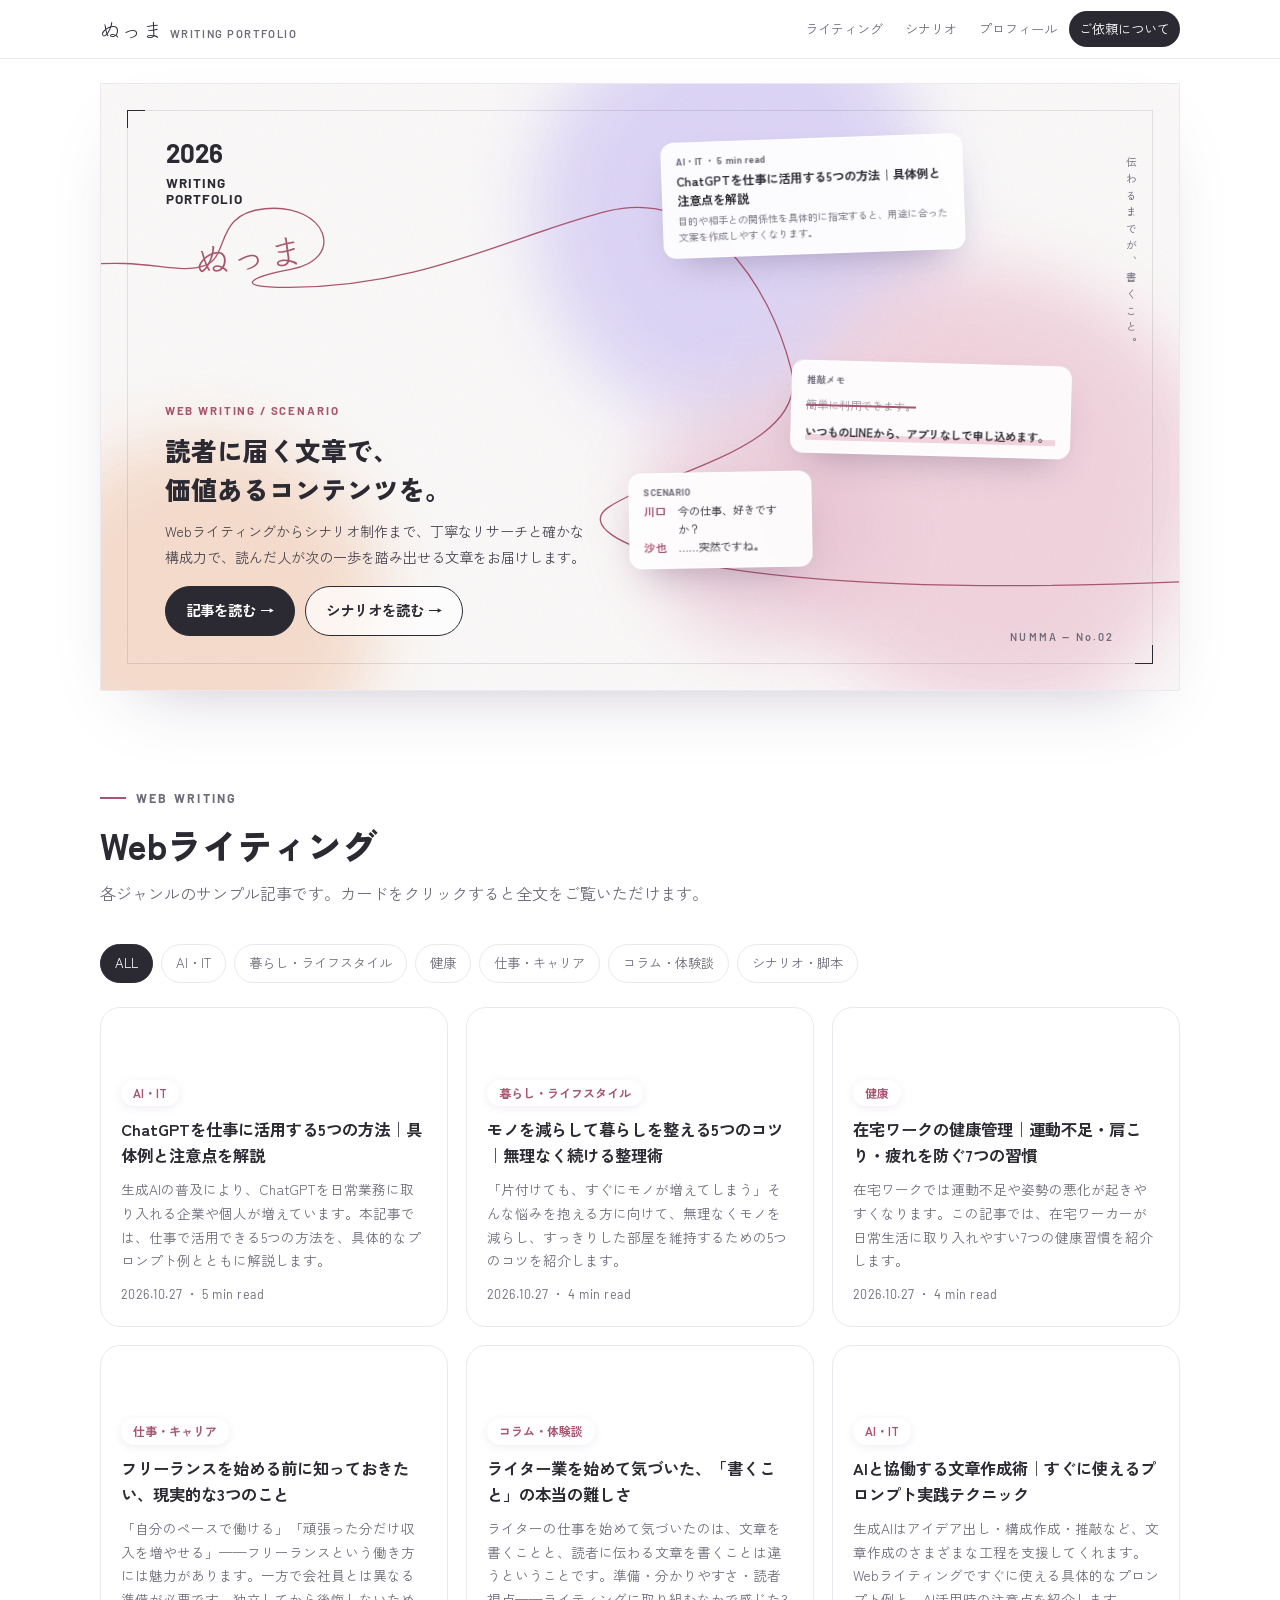
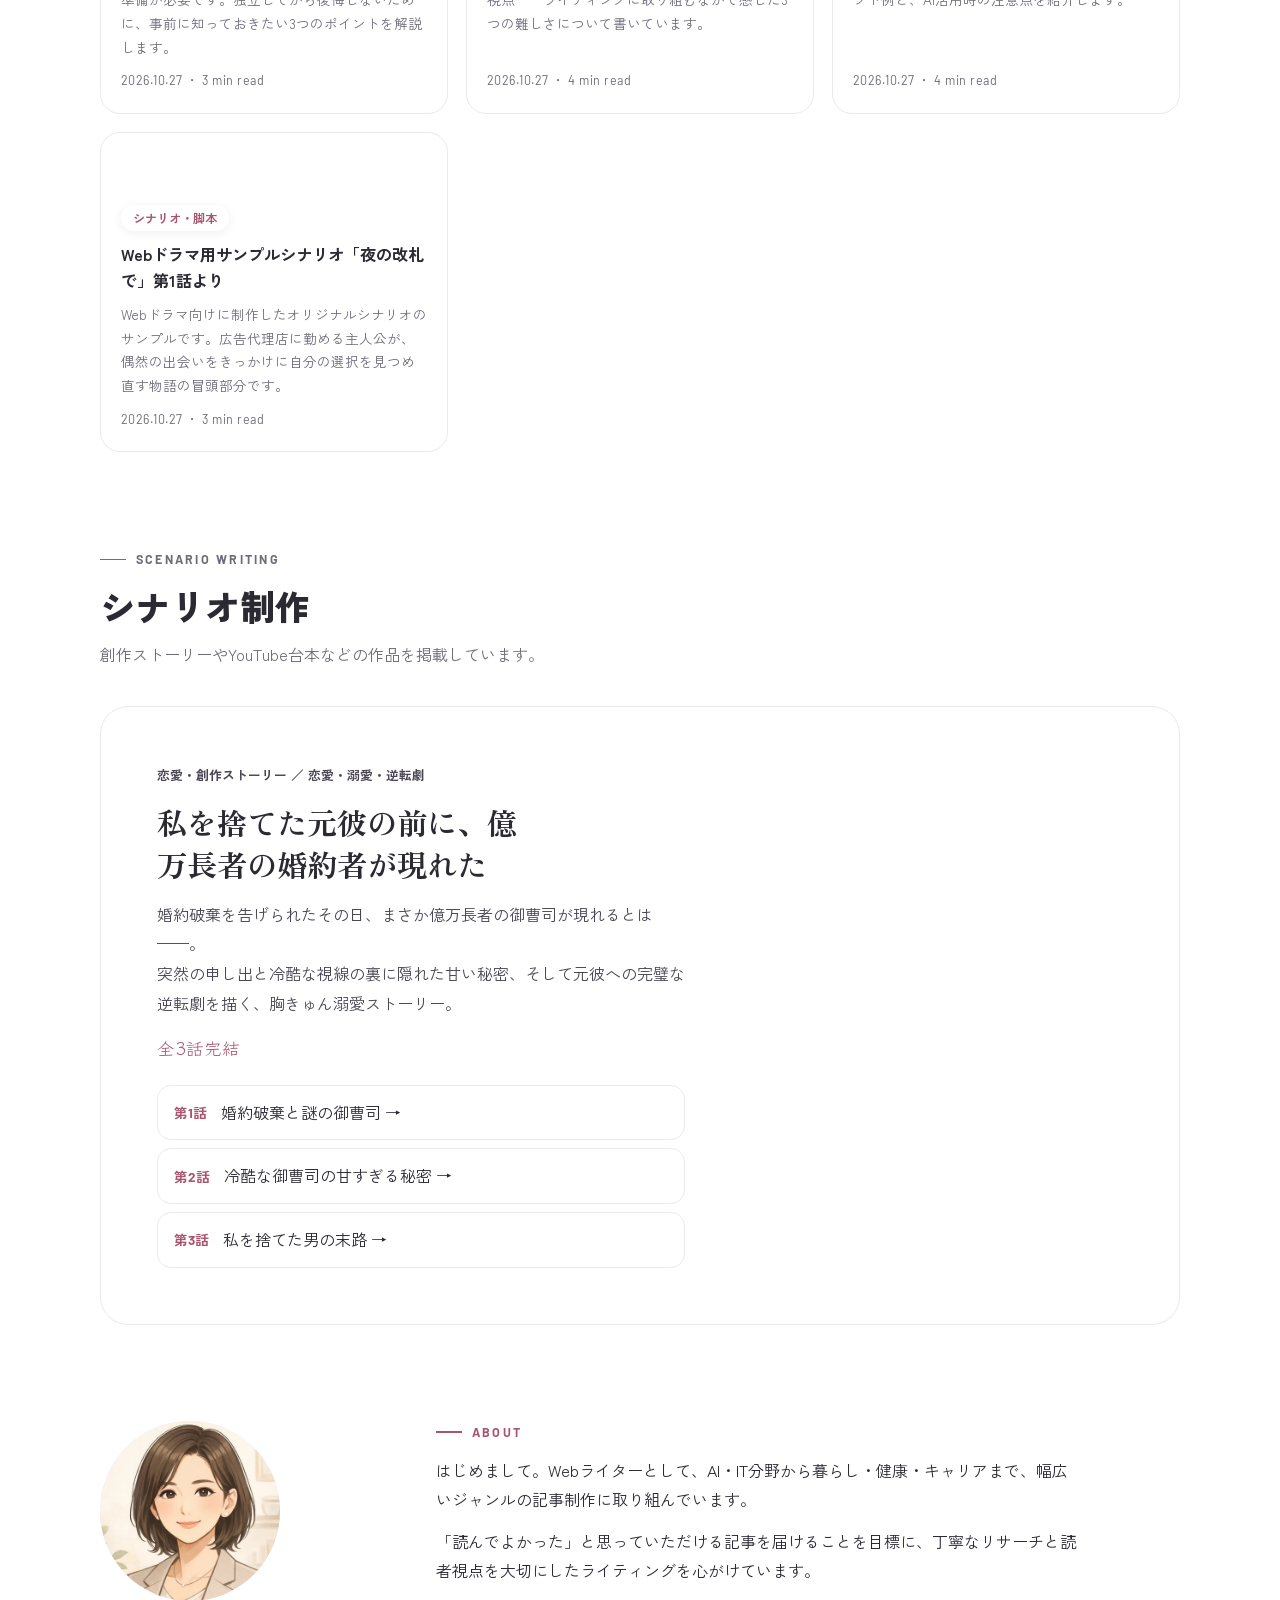
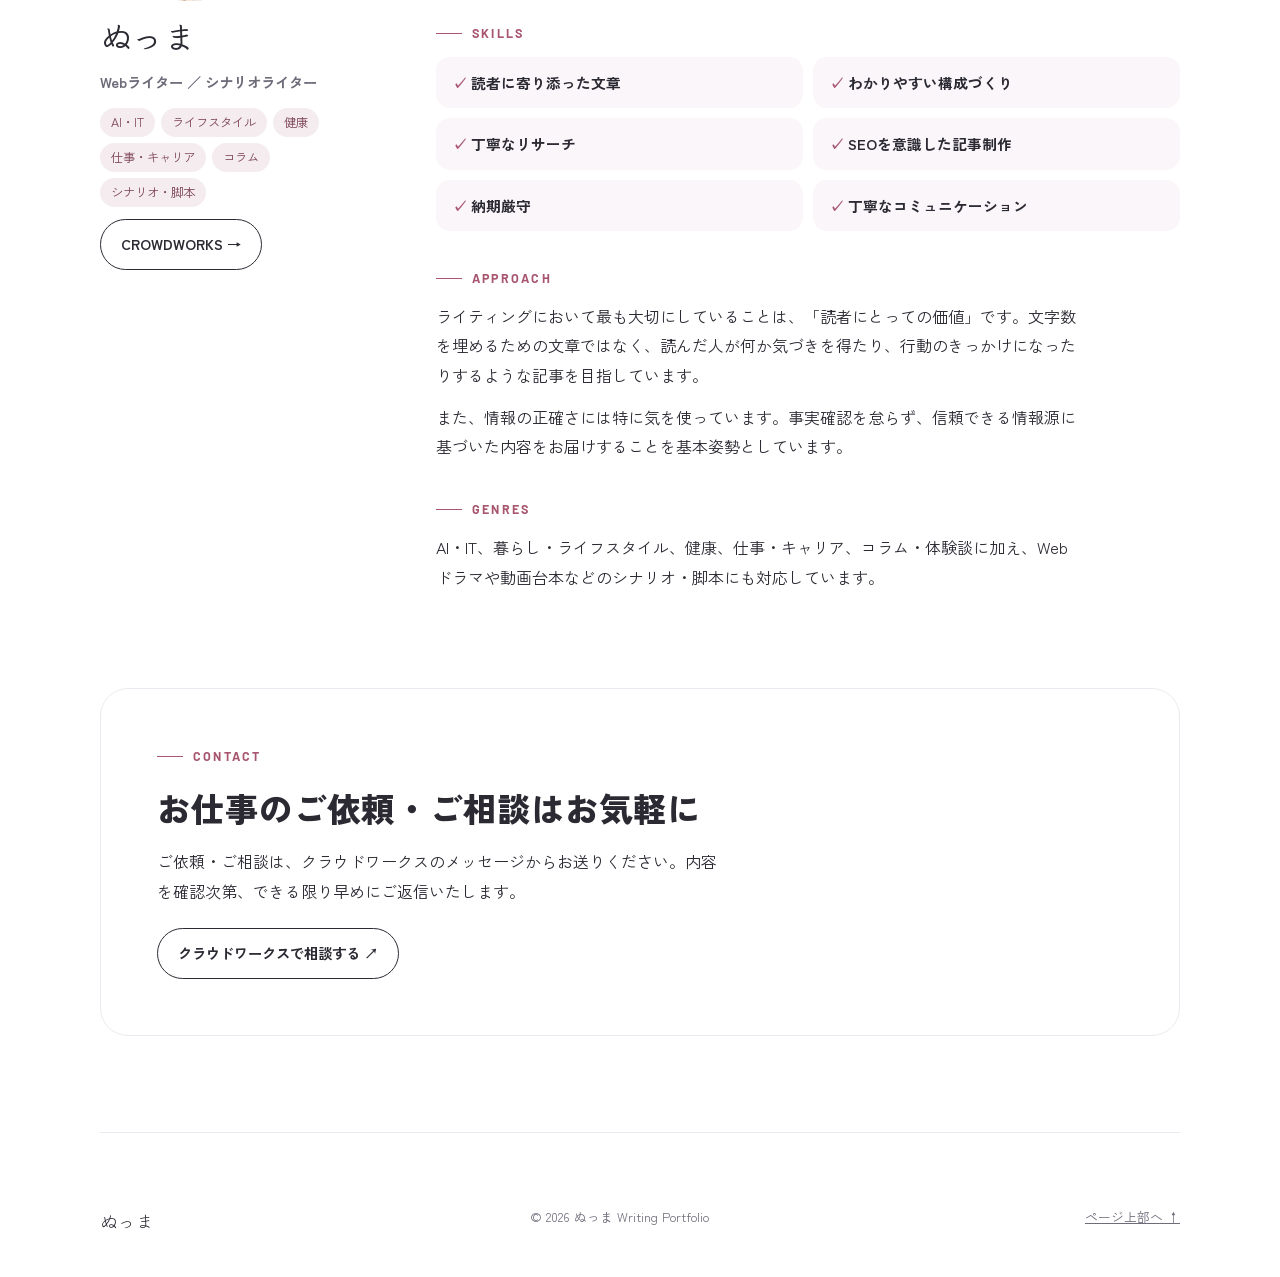
<file: cw.html>
<!DOCTYPE html>
<html lang="ja">
<head>
<meta charset="utf-8">
<meta name="viewport" content="width=device-width, initial-scale=1, viewport-fit=cover">
<title>ぬっま ライティングポートフォリオ</title>
<meta name="claude:viewport-fit-sides" content="cover">
<meta name="description" content="AIから暮らし・健康・キャリアまで、幅広いジャンルに対応するWebライターのポートフォリオです。">
<link rel="preconnect" href="https://fonts.googleapis.com">
<link rel="preconnect" href="https://fonts.gstatic.com" crossorigin>
<link rel="stylesheet" href="https://fonts.googleapis.com/css2?family=Klee+One:wght@600&family=Zen+Kaku+Gothic+New:wght@400;500;700;900&family=Barlow:wght@600;700&family=Zen+Old+Mincho:wght@600;700&display=swap">
<style>
/* Layout: 表紙ページ（白地＋ぼかした色の重なり＋一本線のドローイング）をトップに置き、その下は白い余白の多い1カラム。紙のポートフォリオの印象に合わせ、意図的にライトのみ。 */
:root{
  color-scheme:light;
  --paper:#ffffff; --ink:#2b2a33; --muted:#6f6c7a; --line:#ece8ef; --soft:#faf6fa;
  --pink:#e8509b; --pink-soft:#fde7f2; --lav:#b9a2f2;
  --b1:#f6b8d8; --b2:#d9c3ff; --b3:#ff9fcb; --b4:#ffd0e6;
  --f-hand:"Klee One","Hiragino Maru Gothic ProN","Yu Gothic",cursive;
  --f-body:"Zen Kaku Gothic New","Hiragino Sans","Yu Gothic","Meiryo",sans-serif;
  --f-label:"Barlow","Zen Kaku Gothic New",sans-serif;
}
*{box-sizing:border-box}
[hidden]{display:none!important}
html{scroll-behavior:smooth;scroll-padding-top:68px}
@media (prefers-reduced-motion:reduce){html{scroll-behavior:auto}*{animation:none!important;transition:none!important}}
body{margin:0;background:var(--paper);color:var(--ink);font-family:var(--f-body);font-size:1rem;line-height:1.85;
  padding-left:max(16px,env(safe-area-inset-left,0px));padding-right:max(16px,env(safe-area-inset-right,0px))}
body::before{content:"";position:fixed;inset:0 0 auto;height:env(safe-area-inset-top,0px);z-index:10;background:var(--paper)}
a{color:inherit}
a:focus-visible,button:focus-visible,summary:focus-visible,select:focus-visible,input:focus-visible,textarea:focus-visible{outline:3px solid var(--pink);outline-offset:3px}
h1,h2,h3,h4,p{margin:0}
h1,h2,h3{line-height:1.4;text-wrap:balance}
.wrap{max-width:1080px;margin:0 auto}

/* header */
.top{position:sticky;top:env(safe-area-inset-top,0px);z-index:6;background:rgba(255,255,255,.88);backdrop-filter:blur(10px);
  margin-left:calc(-1*max(16px,env(safe-area-inset-left,0px)));margin-right:calc(-1*max(16px,env(safe-area-inset-right,0px)));
  padding-left:max(16px,env(safe-area-inset-left,0px));padding-right:max(16px,env(safe-area-inset-right,0px));border-bottom:1px solid var(--line)}
.top .wrap{height:58px;display:flex;align-items:center;gap:16px}
.top .logo{font-family:var(--f-hand);font-size:1.3rem;text-decoration:none;line-height:1}
.top .logo small{font-family:var(--f-label);font-weight:600;font-size:.7rem;letter-spacing:.14em;color:var(--muted);margin-left:.6em}
.top nav{margin-left:auto;display:flex;gap:2px;overflow-x:auto;scrollbar-width:none}
.top nav::-webkit-scrollbar{display:none}
.top nav a{font-size:.82rem;padding:6px 10px;border-radius:999px;text-decoration:none;color:var(--muted);white-space:nowrap}
.top nav a:hover,.top nav a[aria-current="page"]{color:var(--ink);background:var(--soft)}
.top nav a.cta{background:var(--ink);color:#fff}
@media (max-width:640px){.top nav a.opt{display:none}}

/* cover = the reference "top page" */
.cover{position:relative;margin-top:24px;aspect-ratio:16/9;max-height:78vh;width:100%;background:var(--paper);overflow:hidden;
  border:1px solid var(--line);box-shadow:0 18px 50px rgba(120,80,130,.10);container-type:inline-size}
@media (max-width:700px){.cover{aspect-ratio:auto;min-height:660px;max-height:none}.top .logo small{display:none}.cover .catch > p:first-child{display:none}}
.blobs{position:absolute;inset:0;pointer-events:none}
.blobs i{position:absolute;display:block;filter:blur(clamp(10px,2.2cqw,26px));mix-blend-mode:multiply;opacity:.9;animation:drift 18s ease-in-out infinite alternate}
.blobs i:nth-child(1){left:20%;top:-6%;width:34%;height:62%;background:var(--b2);border-radius:58% 42% 55% 45%/48% 60% 40% 52%}
.blobs i:nth-child(2){left:40%;top:4%;width:42%;height:54%;background:var(--b4);border-radius:44% 56% 40% 60%/55% 42% 58% 45%;animation-duration:22s}
.blobs i:nth-child(3){left:6%;top:48%;width:40%;height:52%;background:var(--b1);border-radius:50% 50% 38% 62%/60% 46% 54% 40%;animation-duration:20s}
.blobs i:nth-child(4){left:42%;top:40%;width:34%;height:58%;background:var(--b3);opacity:.75;border-radius:62% 38% 52% 48%/40% 58% 42% 60%;animation-duration:24s}
.blobs i:nth-child(5){left:64%;top:20%;width:24%;height:62%;background:#f590c0;opacity:.6;border-radius:40% 60% 46% 54%/62% 38% 62% 38%;animation-duration:26s}
@keyframes drift{from{transform:translate(0,0) rotate(0)}to{transform:translate(2%,-3%) rotate(6deg)}}
.cover .label{position:absolute;left:8%;top:13%;font-family:var(--f-label);font-weight:700;line-height:1.15;color:#3a3742;z-index:2}
.cover .label b{display:block;font-size:max(18px,2.6cqw);letter-spacing:.02em}
.cover .label span{display:block;font-size:max(12px,1.5cqw);letter-spacing:.05em;margin-top:.6em}
.cover .line{position:absolute;left:0;top:24%;width:100%;height:30%;z-index:2;overflow:visible}
.cover .line path{fill:none;stroke:var(--pink);stroke-width:1.6;stroke-linecap:round;stroke-dasharray:2600;stroke-dashoffset:2600;animation:draw 3.2s .3s ease-out forwards}
@keyframes draw{to{stroke-dashoffset:0}}
.cover .sig{position:absolute;left:13%;top:30%;font-family:var(--f-hand);color:var(--pink);font-size:max(26px,4.2cqw);line-height:1;z-index:3;transform:rotate(-6deg)}
.cover .name{position:absolute;right:7%;bottom:8%;font-family:var(--f-label);font-weight:700;letter-spacing:.08em;font-size:max(12px,1.35cqw);color:#3a3742;z-index:2}
.cover .catch{position:absolute;left:8%;bottom:9%;max-width:min(560px,58%);z-index:2;display:grid;gap:.6em}
.cover .catch h1{font-size:max(19px,2.4cqw);font-weight:900;line-height:1.5}
.cover .catch p{font-size:max(13px,1.15cqw);color:#4a4652;line-height:1.8}
@media (max-width:700px){
  .cover .label{left:20px;top:22px}.cover .sig{left:30px;top:128px}.cover .line{top:104px;height:110px;width:170%;left:-12%}
  .cover .catch{left:20px;right:20px;bottom:56px;max-width:none}.cover .name{right:20px;bottom:20px}}
.cover-actions{display:flex;gap:10px;flex-wrap:wrap;margin-top:6px}

/* buttons */
.btn{display:inline-flex;align-items:center;gap:.4em;padding:.75em 1.4em;border-radius:999px;font-weight:700;font-size:.9rem;text-decoration:none;border:1.5px solid var(--ink);background:var(--ink);color:#fff;cursor:pointer;font-family:inherit}
.btn.ghost{background:rgba(255,255,255,.7);color:var(--ink)}
.btn.pink{background:var(--pink);border-color:var(--pink)}
.btn:hover{transform:translateY(-1px)}

/* sections */
section.sec{padding-block:96px 0}
.sec-head{display:grid;gap:10px;margin-bottom:36px;max-width:44em}
.eyebrow{font-family:var(--f-label);font-weight:700;letter-spacing:.18em;font-size:.78rem;color:var(--pink);text-transform:uppercase;display:flex;align-items:center;gap:.8em}
.eyebrow::before{content:"";width:26px;height:1.5px;background:var(--pink)}
.sec-head h2{font-size:clamp(1.55rem,3.4vw,2.2rem);font-weight:900}
.sec-head p{color:var(--muted)}
.note{font-size:.8rem;color:var(--muted)}
footer{max-width:1080px;margin:0 auto;padding-block:72px 40px;display:flex;justify-content:space-between;gap:12px;flex-wrap:wrap;font-size:.8rem;color:var(--muted);border-top:1px solid var(--line);margin-top:96px}
footer .logo{font-family:var(--f-hand);font-size:1.1rem;color:var(--ink)}

.filters{display:flex;flex-wrap:wrap;gap:8px;margin-bottom:24px}
.filters button{font:inherit;font-size:.82rem;padding:6px 14px;border-radius:999px;border:1px solid var(--line);background:#fff;color:var(--muted);cursor:pointer}
.filters button.on{background:var(--ink);border-color:var(--ink);color:#fff}
.articles{display:grid;grid-template-columns:repeat(3,1fr);gap:18px}
@media (max-width:900px){.articles{grid-template-columns:1fr 1fr}}
@media (max-width:600px){.articles{grid-template-columns:1fr}}
.art{font:inherit;color:inherit;text-align:left;cursor:pointer;background:#fff;border:1px solid var(--line);border-radius:20px;padding:0 0 20px;display:flex;flex-direction:column;gap:10px;overflow:hidden;transition:transform .2s,box-shadow .2s;min-width:0}
.art:hover{transform:translateY(-3px);box-shadow:0 14px 34px rgba(120,80,130,.12)}
.art::before{content:"";display:block;height:92px;background:radial-gradient(50% 90% at 25% 30%,var(--b2),transparent 70%),radial-gradient(55% 90% at 75% 70%,var(--b1),transparent 70%),var(--soft)}
.art[data-g="健康"]::before{background:radial-gradient(50% 90% at 30% 40%,#c8f0dc,transparent 70%),radial-gradient(55% 90% at 75% 60%,var(--b4),transparent 70%),var(--soft)}
.art[data-g="仕事・キャリア"]::before{background:radial-gradient(50% 90% at 30% 40%,#ffe0bd,transparent 70%),radial-gradient(55% 90% at 75% 60%,var(--b1),transparent 70%),var(--soft)}
.art[data-g="暮らし・ライフスタイル"]::before{background:radial-gradient(50% 90% at 30% 40%,#fff0c2,transparent 70%),radial-gradient(55% 90% at 75% 60%,var(--b4),transparent 70%),var(--soft)}
.art[data-g="シナリオ・脚本"]::before{background:radial-gradient(50% 90% at 30% 40%,#c9cdf6,transparent 70%),radial-gradient(55% 90% at 75% 60%,var(--b3),transparent 70%),var(--soft)}
.art > *{margin:0 20px}
.art .g{align-self:flex-start;margin-top:-30px;background:#fff;border-radius:999px;padding:2px 12px;font-size:.75rem;font-weight:700;color:var(--pink);box-shadow:0 2px 8px rgba(120,80,130,.1)}
.art b{font-size:1.02rem;line-height:1.6}
.art p{font-size:.85rem;color:var(--muted);line-height:1.75}
.art small{margin-top:auto;font-family:var(--f-label);font-size:.78rem;color:var(--muted);letter-spacing:.04em}
.story{position:relative;border-radius:28px;overflow:hidden;border:1px solid var(--line)}
.story .blobs i:nth-child(1){left:60%;top:-20%;width:40%;height:100%}
.story .blobs i:nth-child(2){left:78%;top:30%;width:30%;height:80%}
.story .blobs i:nth-child(3){left:48%;top:50%;width:26%;height:70%}
.st-in{position:relative;z-index:1;padding:clamp(26px,5vw,56px);display:grid;gap:14px;max-width:640px}
.g2{font-size:.8rem;font-weight:700;color:var(--pink)}
.st-in h3{font-family:"Zen Old Mincho",var(--f-body);font-size:clamp(1.4rem,3vw,1.9rem)}
.st-in p{color:#4a4652}
.done{font-family:var(--f-hand);color:var(--pink)!important;font-size:1.1rem}
.eps{list-style:none;margin:6px 0 0;padding:0;display:grid;gap:8px}
.eps button{width:100%;font:inherit;text-align:left;cursor:pointer;background:rgba(255,255,255,.85);border:1px solid var(--line);border-radius:14px;padding:12px 16px;display:flex;gap:14px;align-items:center;color:var(--ink)}
.eps button:hover{border-color:var(--pink)}
.eps span{font-family:var(--f-label);font-weight:700;color:var(--pink);font-size:.85rem;white-space:nowrap}
.prof{display:grid;grid-template-columns:280px 1fr;gap:56px;align-items:start}
@media (max-width:780px){.prof{grid-template-columns:1fr;gap:32px}}
.prof-side{display:grid;gap:12px;justify-items:start;position:sticky;top:90px}
@media (max-width:780px){.prof-side{position:static}}
.avatar{width:180px;max-width:100%;aspect-ratio:1;border-radius:50%;display:grid;place-items:center;
  background:radial-gradient(circle at 30% 30%,var(--b2),transparent 60%),radial-gradient(circle at 70% 70%,var(--b1),transparent 60%),var(--b4)}
.avatar span{font-family:var(--f-hand);font-size:3.4rem;color:var(--pink)}
.prof-side h2{font-family:var(--f-hand);font-size:2rem;font-weight:600}
.role{font-weight:700;color:var(--muted);font-size:.9rem}
.chips{list-style:none;margin:0;padding:0;display:flex;flex-wrap:wrap;gap:6px}
.chips li{font-size:.78rem;padding:3px 11px;border-radius:999px;background:var(--pink-soft);color:#a12b66}
.prof-main{display:grid;gap:36px;min-width:0}
.prof-main > div{display:grid;gap:12px}
.prof-main p{max-width:40em}
.skills{list-style:none;margin:0;padding:0;display:grid;grid-template-columns:1fr 1fr;gap:10px}
@media (max-width:560px){.skills{grid-template-columns:1fr}}
.skills li{padding:12px 16px;border-radius:14px;background:var(--soft);font-weight:700;font-size:.92rem}
.skills li::before{content:"✓ ";color:var(--pink)}
.contact-card{position:relative;border-radius:28px;overflow:hidden;border:1px solid var(--line)}
.contact-card .blobs i:nth-child(1){left:62%;top:-20%;width:40%;height:70%}
.contact-card .blobs i:nth-child(2){left:76%;top:40%;width:30%;height:60%}
.contact-card .blobs i:nth-child(3){left:-10%;top:70%;width:30%;height:50%}
.cc-in{position:relative;z-index:1;padding:clamp(26px,5vw,56px);display:grid;gap:16px;max-width:680px}
.cc-in h2{font-size:clamp(1.5rem,3.2vw,2.1rem);font-weight:900}
.form{display:grid;gap:14px;background:rgba(255,255,255,.88);border:1px solid var(--line);border-radius:20px;padding:22px}
.f2{display:grid;gap:6px}
.f2 label{font-weight:700;font-size:.88rem}
.f2 em{font-style:normal;font-size:.7rem;color:#fff;background:var(--pink);border-radius:4px;padding:1px 6px;margin-left:8px}
.f2 input,.f2 select,.f2 textarea{font:inherit;font-size:.95rem;padding:10px 12px;border:1px solid #ddd6e2;border-radius:10px;background:#fff;color:var(--ink);width:100%}
.err{color:#b4235f;font-size:.85rem}
.form code{font-family:var(--f-label);font-weight:600;color:var(--ink);user-select:all}
dialog#reader{width:min(820px,100% - 24px);max-height:calc(100% - 32px);padding:0;border:none;border-radius:22px;box-shadow:0 30px 80px rgba(60,30,70,.3);color:var(--ink);background:#fff;overflow:auto}
dialog#reader::backdrop{background:rgba(43,42,51,.45);backdrop-filter:blur(3px)}
.r-bar{position:sticky;top:0;z-index:1;display:flex;justify-content:space-between;align-items:center;gap:12px;padding:12px 20px;background:rgba(255,255,255,.95);border-bottom:1px solid var(--line)}
.r-bar span{font-size:.8rem;font-weight:700;color:var(--pink)}
.r-bar button{font:inherit;font-size:.82rem;border:1px solid var(--line);background:#fff;border-radius:999px;padding:4px 14px;cursor:pointer;color:var(--ink)}
.r-body{padding:clamp(22px,5vw,52px);display:grid;gap:1.1em}
.r-body h2{font-family:"Zen Old Mincho",var(--f-body);font-size:clamp(1.35rem,3vw,1.8rem);line-height:1.5;margin-bottom:.4em}
#r-text{display:grid;gap:1em;font-size:1rem;line-height:2}
#r-text h3{font-size:1.2rem;margin-top:1.2em;padding-bottom:.3em;border-bottom:2px solid var(--b1)}
#r-text h4{font-size:1.02rem;margin-top:.4em}
#r-text ul{margin:0;padding:14px 18px 14px 2.2em;background:var(--soft);border-radius:12px}
#r-text .pr{background:#fff7fb;border:1px solid var(--b4);border-left:4px solid var(--pink);border-radius:10px;padding:12px 16px;font-size:.92rem;line-height:1.85}
#r-text .pr small{display:block;font-weight:700;color:var(--pink);font-size:.75rem}
#r-text .scene{font-weight:700;background:var(--soft);border-radius:8px;padding:6px 12px;margin-top:.8em}
#r-text .ln{display:grid;grid-template-columns:7.5em 1fr;gap:.8em}
#r-text .ln b{color:#7a4a68;font-weight:700}
@media (max-width:560px){#r-text .ln{grid-template-columns:1fr;gap:0}}
#r-text .end{text-align:right;font-family:var(--f-hand);color:var(--pink)}
.r-nav{display:flex;justify-content:space-between;gap:10px;flex-wrap:wrap}
.r-nav button{font:inherit;font-weight:700;cursor:pointer;background:var(--ink);color:#fff;border:none;border-radius:999px;padding:10px 20px}

.avatar{position:relative;overflow:hidden}
.avatar img{position:absolute;inset:0;width:100%;height:100%;object-fit:cover}

.addr{font-size:.88rem;color:var(--muted)}
.addr code{font-family:var(--f-label);font-weight:600;color:var(--ink);user-select:all;margin-right:8px}
.copy{font:inherit;font-size:.75rem;padding:2px 10px;border-radius:999px;border:1px solid var(--line);background:#fff;cursor:pointer;color:var(--ink)}

/* ===== AI版：トーンを落ち着かせる（ビビッドなピンクを減らす） ===== */
:root{
  --pink:#a8566f; --pink-soft:#f4ecef; --lav:#c9bdf0;
  --b1:#f1d3dd; --b2:#ddd5f6; --b3:#f6dccb; --b4:#ece6f8;
  --ink2:#2b2a33;
}
.btn.pink{background:var(--ink);border-color:var(--ink)}
.chips li{background:var(--pink-soft);color:#7d4357}
.r-ba > div:last-child{background:#f3eff7}
.r-shot,.col{border-color:var(--line)}

/* ===== 表紙 ===== */
.hero2{position:relative;margin-top:24px}
.cv{position:relative;width:100%;aspect-ratio:16/9;max-height:82vh;overflow:hidden;background:#fbfaf9;
  border:1px solid var(--line);box-shadow:0 30px 70px -40px rgba(70,50,90,.35);container-type:inline-size}
.cv-bg i{position:absolute;display:block;filter:blur(3.2cqw);opacity:.95;animation:drift 22s ease-in-out infinite alternate}
.cv-bg i:nth-child(1){left:40%;top:-14%;width:38%;height:70%;background:var(--b2);border-radius:58% 42% 55% 45%/48% 60% 40% 52%}
.cv-bg i:nth-child(2){left:62%;top:30%;width:40%;height:74%;background:var(--b1);border-radius:44% 56% 40% 60%/55% 42% 58% 45%;animation-duration:26s}
.cv-bg i:nth-child(3){left:-8%;top:58%;width:34%;height:56%;background:var(--b3);border-radius:50% 50% 38% 62%/60% 46% 54% 40%;animation-duration:24s}
.cv-bg i:nth-child(4){left:50%;top:52%;width:22%;height:40%;background:#e9c4d3;opacity:.7;border-radius:62% 38% 52% 48%/40% 58% 42% 60%;animation-duration:28s}
.cv-grain{position:absolute;inset:0;opacity:.35;mix-blend-mode:multiply;pointer-events:none;
  background-image:url("data:image/svg+xml,%3Csvg xmlns='http://www.w3.org/2000/svg' width='160' height='160'%3E%3Cfilter id='n'%3E%3CfeTurbulence type='fractalNoise' baseFrequency='.9' numOctaves='2' stitchTiles='stitch'/%3E%3CfeColorMatrix values='0 0 0 0 .4  0 0 0 0 .35  0 0 0 0 .45  0 0 0 .18 0'/%3E%3C/filter%3E%3Crect width='100%25' height='100%25' filter='url(%23n)'/%3E%3C/svg%3E")}
.cv-frame{position:absolute;inset:2.4cqw;border:1px solid rgba(43,42,51,.12);pointer-events:none}
.cv-frame::before,.cv-frame::after{content:"";position:absolute;width:1.6cqw;height:1.6cqw;border:1.5px solid var(--ink2)}
.cv-frame::before{left:-1px;top:-1px;border-right:0;border-bottom:0}
.cv-frame::after{right:-1px;bottom:-1px;border-left:0;border-top:0}
.cv-label{position:absolute;left:6%;top:9%;font-family:var(--f-label);font-weight:700;line-height:1.15;color:var(--ink2);z-index:3}
.cv-label b{display:block;font-size:max(18px,2.4cqw)}
.cv-label span{display:block;font-size:max(11px,1.25cqw);letter-spacing:.08em;margin-top:.6em}
.cv-vert{position:absolute;right:3.6%;top:12%;writing-mode:vertical-rl;font-size:max(10px,1cqw);letter-spacing:.5em;color:var(--muted);z-index:3}
.cv-no{position:absolute;right:6%;bottom:7%;font-family:var(--f-label);font-weight:600;font-size:max(10px,1cqw);letter-spacing:.2em;color:var(--muted);z-index:3}
.cv-line{position:absolute;inset:0;width:100%;height:100%;z-index:2;overflow:visible;pointer-events:none}
.cv-line path{fill:none;stroke:var(--pink);stroke-width:1.3;stroke-linecap:round;vector-effect:non-scaling-stroke;stroke-dasharray:3000;stroke-dashoffset:3000;animation:draw 3.6s .2s ease-out forwards}
.cv-line circle{fill:var(--pink)}
.cv-sig{position:absolute;left:8.5%;top:25%;font-family:var(--f-hand);color:var(--pink);font-size:max(24px,3.4cqw);line-height:1;z-index:3;transform:rotate(-6deg)}
.fl{position:absolute;z-index:4;background:rgba(255,255,255,.82);backdrop-filter:blur(6px);-webkit-backdrop-filter:blur(6px);
  border:1px solid rgba(255,255,255,.9);border-radius:1.2cqw;padding:1.1cqw 1.3cqw;box-shadow:0 1.6cqw 3.6cqw -1.6cqw rgba(60,40,80,.35);
  font-size:max(10px,1.05cqw);line-height:1.55;color:var(--ink2);animation:float 7s ease-in-out infinite alternate}
.fl small{display:flex;align-items:center;gap:.5em;font-family:var(--f-label);font-weight:700;font-size:.82em;letter-spacing:.06em;color:var(--muted);margin-bottom:.35em}
.fl small i{width:.6em;height:.6em;border-radius:50%;display:inline-block}
.fl .q{background:#f1f0f3;border-radius:.9em .9em .9em .2em;padding:.45em .7em}
.fl .a{margin-top:.45em;margin-left:16%;background:#e4f3e8;border-radius:.9em .9em .2em .9em;padding:.45em .7em}
.fl b.pct{font-family:var(--f-label);color:var(--pink);margin-left:.4em}
.fl .big{display:block;font-family:var(--f-label);font-weight:700;font-size:1.7em;letter-spacing:.01em;font-variant-numeric:tabular-nums;line-height:1.2}
.fl svg{display:block;width:100%;height:2.6em;margin-top:.3em;overflow:visible}
.f1{left:52%;top:9%;width:28%;transform:rotate(-2deg)}
.f2{left:64%;top:46%;width:26%;transform:rotate(1.5deg);animation-delay:-2s}
.f3{left:49%;top:64%;width:17%;transform:rotate(-1deg);animation-delay:-4s}
@keyframes float{from{translate:0 0}to{translate:0 -0.8cqw}}
.catch2{position:absolute;left:6%;bottom:9%;max-width:min(460px,40%);z-index:5;display:grid;gap:.6em}
.catch2 .eb{font-family:var(--f-label);font-weight:700;letter-spacing:.16em;font-size:.72rem;color:var(--pink)}
.catch2 h1{font-size:clamp(1.25rem,2vw,1.75rem);font-weight:900;line-height:1.5}
.catch2 p{font-size:.88rem;color:#4a4652;line-height:1.85}
.catch2 .cover-actions{margin-top:.4em}
@media (max-width:1000px){
  .catch2{max-width:44%}.catch2 p{display:none}.catch2 .cover-actions{flex-wrap:nowrap}.catch2 .btn{padding:.65em 1.1em;font-size:.82rem}
}
@media (max-width:760px){
  .cv{aspect-ratio:4/5;max-height:none}
  .cv-label{left:8%;top:6.5%}.cv-label b{font-size:6cqw}.cv-label span{font-size:3.2cqw}
  .cv-sig{left:12%;top:22.5%;font-size:8cqw}
  .cv-vert{font-size:2.6cqw;right:5%;top:7%}
  .cv-no{font-size:2.5cqw;right:7%;bottom:5.5%}
  .cv-frame{inset:3.5cqw}
  .fl{font-size:3cqw;border-radius:3cqw;padding:2.6cqw 3cqw;box-shadow:0 4cqw 8cqw -4cqw rgba(60,40,80,.35)}
  .f1{left:31%;top:30%;width:61%}
  .f2{left:7%;top:59%;width:53%}
  .f3{left:64%;top:63%;width:29%}
  .f3 .big{font-size:1.45em}
  @keyframes float{from{translate:0 0}to{translate:0 -1.6cqw}}
  .cv-bg i{filter:blur(7cqw)}
  .catch2{position:static;max-width:none;padding:28px 4px 0}
  .catch2 p{display:block}
  .catch2 h1{font-size:clamp(1.3rem,6.2vw,1.55rem);word-break:keep-all;overflow-wrap:anywhere}
}


/* ライティング版の紙片カード */
.fl.paper{background:rgba(255,255,255,.9)}
.fl .ttl{font-weight:700;font-size:1.08em;line-height:1.5}
.fl .ex{margin-top:.4em;color:#6f6c7a;font-size:.9em}
.fl s{color:#9a96a2;text-decoration-color:var(--pink);text-decoration-thickness:1.5px}
.fl .fix{margin-top:.25em;font-weight:700;background:linear-gradient(transparent 62%,#f1d3dd 62%)}
.fl .ln{display:grid;grid-template-columns:2.6em 1fr;gap:.4em}
.fl .ln b{color:var(--pink);font-weight:700}
@media (max-width:760px){.f3.paper{left:57%;width:36%}.fl .ln{grid-template-columns:2.1em 1fr;gap:.3em}}

</style>
</head>
<body>
<header class="top">
  <div class="wrap">
    <a class="logo" href="#top">ぬっま<small>WRITING PORTFOLIO</small></a>
    <nav aria-label="メニュー">
      <a href="#writing">ライティング</a>
      <a class="opt" href="#scenario">シナリオ</a>
      <a class="opt" href="#profile">プロフィール</a>
      <a class="cta" href="#contact">ご依頼について</a>
    </nav>
  </div>
</header>

<main class="wrap" id="top">
  <section class="hero2" aria-label="表紙">
    <div class="cv" role="img" aria-label="表紙：ぬっま Webライティングポートフォリオ。記事、推敲メモ、シナリオの一部をイメージした紙片">
      <div class="cv-bg" aria-hidden="true"><i></i><i></i><i></i><i></i></div>
      <div class="cv-grain" aria-hidden="true"></div>
      <div class="cv-frame" aria-hidden="true"></div>
      <p class="cv-label" aria-hidden="true"><b>2026</b><span>WRITING<br>PORTFOLIO</span></p>
      <p class="cv-vert" aria-hidden="true">伝わるまでが、書くこと。</p>
      <svg class="cv-line" viewBox="0 0 1000 1000" preserveAspectRatio="none" aria-hidden="true"><path d="M-20 300 C 40 286, 70 316, 96 300 C 120 286, 104 214, 152 206 C 210 196, 228 290, 176 306 C 140 318, 120 336, 172 336 C 300 336, 380 250, 470 210 C 560 170, 620 330, 640 470 C 660 600, 520 640, 470 700 C 430 750, 560 860, 1030 820"/></svg>
      <span class="cv-sig" aria-hidden="true">ぬっま</span>
      <div class="fl f1 paper" aria-hidden="true"><small>AI・IT ・ 5 min read</small><p class="ttl">ChatGPTを仕事に活用する5つの方法｜具体例と注意点を解説</p><p class="ex">目的や相手との関係性を具体的に指定すると、用途に合った文案を作成しやすくなります。</p></div>
      <div class="fl f2 paper" aria-hidden="true"><small>推敲メモ</small><p><s>簡単に利用できます。</s></p><p class="fix">いつものLINEから、アプリなしで申し込めます。</p></div>
      <div class="fl f3 paper" aria-hidden="true"><small>SCENARIO</small><p class="ln"><b>川口</b>今の仕事、好きですか？</p><p class="ln"><b>沙也</b>……突然ですね。</p></div>
      <p class="cv-no" aria-hidden="true">NUMMA — No.02</p>
    </div>
    <div class="catch2">
      <p class="eb">WEB WRITING / SCENARIO</p>
      <h1>読者に届く文章で、<br>価値あるコンテンツを。</h1>
      <p>Webライティングからシナリオ制作まで、丁寧なリサーチと確かな構成力で、読んだ人が次の一歩を踏み出せる文章をお届けします。</p>
      <div class="cover-actions"><a class="btn" href="#writing">記事を読む →</a><a class="btn ghost" href="#scenario">シナリオを読む →</a></div>
    </div>
  </section>

  <section class="sec" id="writing" aria-labelledby="h-writing">
    <div class="sec-head"><p class="eyebrow">Web writing</p><h2 id="h-writing">Webライティング</h2><p>各ジャンルのサンプル記事です。カードをクリックすると全文をご覧いただけます。</p></div>
    <div class="filters" role="group" aria-label="ジャンルで絞り込む">
      <button type="button" class="on" data-f="all">ALL</button><button type="button" data-f="AI・IT">AI・IT</button><button type="button" data-f="暮らし・ライフスタイル">暮らし・ライフスタイル</button><button type="button" data-f="健康">健康</button><button type="button" data-f="仕事・キャリア">仕事・キャリア</button><button type="button" data-f="コラム・体験談">コラム・体験談</button><button type="button" data-f="シナリオ・脚本">シナリオ・脚本</button>
    </div>
    <div class="articles">
      <button type="button" class="art" data-g="AI・IT" data-open="a-chatgpt"><span class="g">AI・IT</span><b>ChatGPTを仕事に活用する5つの方法｜具体例と注意点を解説</b><p>生成AIの普及により、ChatGPTを日常業務に取り入れる企業や個人が増えています。本記事では、仕事で活用できる5つの方法を、具体的なプロンプト例とともに解説します。</p><small>2026.10.27 ・ 5 min read</small></button>
      <button type="button" class="art" data-g="暮らし・ライフスタイル" data-open="a-minimal"><span class="g">暮らし・ライフスタイル</span><b>モノを減らして暮らしを整える5つのコツ｜無理なく続ける整理術</b><p>「片付けても、すぐにモノが増えてしまう」そんな悩みを抱える方に向けて、無理なくモノを減らし、すっきりした部屋を維持するための5つのコツを紹介します。</p><small>2026.10.27 ・ 4 min read</small></button>
      <button type="button" class="art" data-g="健康" data-open="a-health"><span class="g">健康</span><b>在宅ワークの健康管理｜運動不足・肩こり・疲れを防ぐ7つの習慣</b><p>在宅ワークでは運動不足や姿勢の悪化が起きやすくなります。この記事では、在宅ワーカーが日常生活に取り入れやすい7つの健康習慣を紹介します。</p><small>2026.10.27 ・ 4 min read</small></button>
      <button type="button" class="art" data-g="仕事・キャリア" data-open="a-freelance"><span class="g">仕事・キャリア</span><b>フリーランスを始める前に知っておきたい、現実的な3つのこと</b><p>「自分のペースで働ける」「頑張った分だけ収入を増やせる」——フリーランスという働き方には魅力があります。一方で会社員とは異なる準備が必要です。独立してから後悔しないために、事前に知っておきたい3つのポイントを解説します。</p><small>2026.10.27 ・ 3 min read</small></button>
      <button type="button" class="art" data-g="コラム・体験談" data-open="a-journey"><span class="g">コラム・体験談</span><b>ライター業を始めて気づいた、「書くこと」の本当の難しさ</b><p>ライターの仕事を始めて気づいたのは、文章を書くことと、読者に伝わる文章を書くことは違うということです。準備・分かりやすさ・読者視点——ライティングに取り組むなかで感じた3つの難しさについて書いています。</p><small>2026.10.27 ・ 4 min read</small></button>
      <button type="button" class="art" data-g="AI・IT" data-open="a-aiwriting"><span class="g">AI・IT</span><b>AIと協働する文章作成術｜すぐに使えるプロンプト実践テクニック</b><p>生成AIはアイデア出し・構成作成・推敲など、文章作成のさまざまな工程を支援してくれます。Webライティングですぐに使える具体的なプロンプト例と、AI活用時の注意点を紹介します。</p><small>2026.10.27 ・ 4 min read</small></button>
      <button type="button" class="art" data-g="シナリオ・脚本" data-open="s-night"><span class="g">シナリオ・脚本</span><b>Webドラマ用サンプルシナリオ「夜の改札で」第1話より</b><p>Webドラマ向けに制作したオリジナルシナリオのサンプルです。広告代理店に勤める主人公が、偶然の出会いをきっかけに自分の選択を見つめ直す物語の冒頭部分です。</p><small>2026.10.27 ・ 3 min read</small></button>
    </div>
  </section>

  <section class="sec" id="scenario" aria-labelledby="h-scen">
    <div class="sec-head"><p class="eyebrow">Scenario writing</p><h2 id="h-scen">シナリオ制作</h2><p>創作ストーリーやYouTube台本などの作品を掲載しています。</p></div>
    <article class="story">
      <div class="blobs" aria-hidden="true"><i></i><i></i><i></i></div>
      <div class="st-in">
        <p class="g2">恋愛・創作ストーリー ／ 恋愛・溺愛・逆転劇</p>
        <h3>私を捨てた元彼の前に、億万長者の婚約者が現れた</h3>
        <p>婚約破棄を告げられたその日、まさか億万長者の御曹司が現れるとは——。<br>突然の申し出と冷酷な視線の裏に隠れた甘い秘密、そして元彼への完璧な逆転劇を描く、胸きゅん溺愛ストーリー。</p>
        <p class="done">全3話完結</p>
        <ol class="eps">
          <li><button type="button" data-open="s-ep1"><span>第1話</span>婚約破棄と謎の御曹司 →</button></li>
          <li><button type="button" data-open="s-ep2"><span>第2話</span>冷酷な御曹司の甘すぎる秘密 →</button></li>
          <li><button type="button" data-open="s-ep3"><span>第3話</span>私を捨てた男の末路 →</button></li>
        </ol>
      </div>
    </article>
  </section>

  <section class="sec" id="profile" aria-labelledby="h-prof">
    <div class="prof">
      <div class="prof-side">
        <div class="avatar"><span aria-hidden="true">ぬ</span><img src="[data-uri]" alt="ぬっまのプロフィールイラスト"></div>
        <h2 id="h-prof">ぬっま</h2>
        <p class="role">Webライター ／ シナリオライター</p>
        <ul class="chips"><li>AI・IT</li><li>ライフスタイル</li><li>健康</li><li>仕事・キャリア</li><li>コラム</li><li>シナリオ・脚本</li></ul>
        <a class="btn ghost" data-platform="cw" href="" target="_blank" rel="noopener" hidden>CROWDWORKS →</a><a class="btn ghost" data-platform="lancers" href="" target="_blank" rel="noopener" hidden>LANCERS →</a>
      </div>
      <div class="prof-main">
        <div><p class="eyebrow">About</p><p>はじめまして。Webライターとして、AI・IT分野から暮らし・健康・キャリアまで、幅広いジャンルの記事制作に取り組んでいます。</p><p>「読んでよかった」と思っていただける記事を届けることを目標に、丁寧なリサーチと読者視点を大切にしたライティングを心がけています。</p></div>
        <div><p class="eyebrow">Skills</p><ul class="skills"><li>読者に寄り添った文章</li><li>わかりやすい構成づくり</li><li>丁寧なリサーチ</li><li>SEOを意識した記事制作</li><li>納期厳守</li><li>丁寧なコミュニケーション</li></ul></div>
        <div><p class="eyebrow">Approach</p><p>ライティングにおいて最も大切にしていることは、「読者にとっての価値」です。文字数を埋めるための文章ではなく、読んだ人が何か気づきを得たり、行動のきっかけになったりするような記事を目指しています。</p><p>また、情報の正確さには特に気を使っています。事実確認を怠らず、信頼できる情報源に基づいた内容をお届けすることを基本姿勢としています。</p></div>
        <div><p class="eyebrow">Genres</p><p>AI・IT、暮らし・ライフスタイル、健康、仕事・キャリア、コラム・体験談に加え、Webドラマや動画台本などのシナリオ・脚本にも対応しています。</p></div>
      </div>
    </div>
  </section>

  <section class="sec" id="contact" aria-labelledby="h-contact">
    <div class="contact-card">
      <div class="blobs" aria-hidden="true"><i></i><i></i><i></i></div>
      <div class="cc-in">
        <p class="eyebrow">Contact</p>
        <h2 id="h-contact">お仕事のご依頼・ご相談はお気軽に</h2>
        <p id="c-text" data-platform-only data-list="クラウドワークス・ランサーズ">ご依頼・ご相談は、クラウドワークス・ランサーズのメッセージからお送りください。内容を確認次第、できる限り早めにご返信いたします。</p>
        <div class="cover-actions" id="c-links">
          <a class="btn ghost" data-platform="cw" href="" target="_blank" rel="noopener" hidden>クラウドワークスで相談する ↗</a>
          <a class="btn ghost" data-platform="lancers" href="" target="_blank" rel="noopener" hidden>ランサーズで相談する ↗</a>
        </div>
      </div>
    </div>
  </section>
</main>

<footer><span class="logo">ぬっま</span><span>© 2026 ぬっま Writing Portfolio</span><a href="#top">ページ上部へ ↑</a></footer>

<dialog id="reader" aria-labelledby="r-title">
  <div class="r-bar"><span id="r-genre"></span><button type="button" id="r-close">閉じる ×</button></div>
  <article class="r-body"><h2 id="r-title"></h2><div id="r-text"></div><p class="note" id="r-note"></p><div class="r-nav" id="r-nav"></div></article>
</dialog>

<script>
(function(){
  // 絞り込み
  var btns=document.querySelectorAll('.filters button'),cards=document.querySelectorAll('.art');
  btns.forEach(function(b){b.addEventListener('click',function(){
    btns.forEach(function(x){x.classList.toggle('on',x===b);x.setAttribute('aria-pressed',x===b)});
    cards.forEach(function(c){c.hidden=!(b.dataset.f==='all'||c.dataset.g===b.dataset.f)});
  })});

  // 本文リーダー
  var dlg=document.getElementById('reader');
  var esc=function(s){return s.replace(/[&<>"]/g,function(c){return {'&':'&amp;','<':'&lt;','>':'&gt;','"':'&quot;'}[c]})};
  function render(src){
    var out=[],lines=src.textContent.trim().split('\n'),list=null,pr=null;
    var flush=function(){if(list){out.push('<ul>'+list.join('')+'</ul>');list=null}if(pr){out.push('<div class="pr"><small>プロンプト例</small>'+pr.join('<br>')+'</div>');pr=null}};
    lines.forEach(function(l){
      l=l.trim(); if(!l) return;
      if(l.indexOf('- ')===0){ if(pr)flush(); (list=list||[]).push('<li>'+esc(l.slice(2))+'</li>'); return; }
      if(l.indexOf('> ')===0){ if(list)flush(); (pr=pr||[]).push(esc(l.slice(2))); return; }
      flush();
      if(l.indexOf('### ')===0) out.push('<h4>'+esc(l.slice(4))+'</h4>');
      else if(l.indexOf('## ')===0) out.push('<h3>'+esc(l.slice(3))+'</h3>');
      else if(l.indexOf('○ ')===0) out.push('<p class="scene">'+esc(l.slice(2))+'</p>');
      else if(l.indexOf('——')===0) out.push('<p class="end">'+esc(l)+'</p>');
      else { var m=l.match(/^([^　「『。、！？]{1,14}?)　(.+)$/); if(m && src.id.charAt(0)==='s') out.push('<p class="ln"><b>'+esc(m[1])+'</b><span>'+esc(m[2])+'</span></p>'); else out.push('<p>'+esc(l)+'</p>'); }
    });
    flush(); return out.join('');
  }
  function open(id){
    var s=document.getElementById(id); if(!s) return;
    document.getElementById('r-genre').textContent=s.dataset.genre;
    document.getElementById('r-title').textContent=s.dataset.title;
    document.getElementById('r-text').innerHTML=render(s);
    document.getElementById('r-note').textContent='※ 本記事はWebライティングのポートフォリオ用に制作したサンプル記事です。'+(s.dataset.note?s.dataset.note:'');
    var nav='';
    if(s.dataset.prev) nav+='<button type="button" data-open="'+s.dataset.prev+'">← 前の話へ</button>';
    if(s.dataset.next) nav+='<button type="button" data-open="'+s.dataset.next+'">次の話へ →</button>';
    document.getElementById('r-nav').innerHTML=nav;
    if(!dlg.open){ if(dlg.showModal) dlg.showModal(); else dlg.setAttribute('open',''); }
    dlg.querySelector('.r-body').scrollTop=0; dlg.scrollTop=0;
  }
  document.addEventListener('click',function(e){var t=e.target.closest('[data-open]'); if(t){e.preventDefault();open(t.dataset.open)}});
  document.getElementById('r-close').addEventListener('click',function(){dlg.close?dlg.close():dlg.removeAttribute('open')});
  dlg.addEventListener('click',function(e){if(e.target===dlg)dlg.close()});

  // ===== 窓口の切り替え =====
  // MODE: 'direct' = 公式LINE・メールを表示 / 'platform' = クラウドソーシング経由のみ
  // URLに ?from=cw / ?from=lancers / ?from=coconala を付けると、そのサービスだけを案内します（常に platform 表示）
  var MODE='platform';
  var PROFILE={
    cw:'https://crowdworks.jp/public/employees/6863785',
    lancers:'https://www.lancers.jp/profile/suwaccc',
    coconala:''   // ココナラのプロフィールURLを入れるとボタンが表示されます
  };
  var names={cw:'クラウドワークス',lancers:'ランサーズ',coconala:'ココナラ'};
  var from='cw';
  if(names[from]) MODE='platform';
  document.querySelectorAll('[data-direct]').forEach(function(el){ el.hidden=MODE!=='direct'; });
  document.querySelectorAll('[data-platform-only]').forEach(function(el){ el.hidden=MODE!=='platform'; });
  document.querySelectorAll('[data-platform]').forEach(function(a){
    var p=a.dataset.platform, show=PROFILE[p] && (!names[from] || from===p);
    a.hidden=!show; if(show) a.href=PROFILE[p];
  });
  var ct=document.getElementById('c-text');
  if(ct && MODE==='platform'){
    ct.textContent='ご依頼・ご相談は、'+(names[from]||ct.dataset.list)+'のメッセージからお送りください。内容を確認次第、できる限り早めにご返信いたします。';
  }
  document.querySelectorAll('[data-xlink]').forEach(function(a){
    a.href = MODE==='direct' ? a.dataset.xdirect : a.dataset.xplatform + ({cw:'cw.html',lancers:'lancers.html'}[from] || (names[from] ? '?from='+from : ''));
  });
  document.querySelectorAll('[data-copy]').forEach(function(b){b.addEventListener('click',function(){
    var t=document.getElementById(b.dataset.copy),x=t.textContent.trim(),orig=b.textContent;
    var ok=function(){b.textContent='コピーしました';setTimeout(function(){b.textContent=orig},1800)};
    var sel=function(){var r=document.createRange();r.selectNodeContents(t);var s=getSelection();s.removeAllRanges();s.addRange(r)};
    if(navigator.clipboard&&navigator.clipboard.writeText){navigator.clipboard.writeText(x).then(ok,sel)}else sel();
  })});
})();
</script>

<script type="text/plain" id="a-chatgpt" data-genre="AI・IT" data-title="ChatGPTを仕事に活用する5つの方法｜具体例と注意点を解説">
生成AIの普及により、ChatGPTを日常業務に取り入れる企業や個人が増えています。しかし、「便利そうだけれど、具体的に何ができるのか分からない」という方もいるのではないでしょうか。
ChatGPTは、文章作成や情報整理、アイデア出しなど、さまざまな業務を補助できるAIツールです。適切に活用することで、作業時間の短縮や業務の効率化につながります。
本記事では、ChatGPTを仕事で活用する5つの方法を、具体的な指示文（プロンプト）とともに紹介します。
## 1. メールやビジネス文書の作成
ChatGPTは、ビジネスメールや報告書、案内文などの下書き作成に活用できます。
例えば、取引先との打ち合わせ日程を変更したい場合、次のように指示します。
> 「取引先に送る打ち合わせ日程変更のメールを作成してください。変更理由は社内会議の延長です。丁寧で簡潔な文章にし、代替日程を提案する内容にしてください。」
このように、文章の目的や相手との関係性、伝えたい内容を具体的に指定すると、用途に合った文案を作成しやすくなります。
作成された文章はそのまま送信せず、事実関係や敬語表現、相手に失礼のない内容になっているか確認しましょう。
## 2. 情報収集とリサーチ
ChatGPTは、調べたいテーマの概要を把握したり、情報を整理したりする際にも役立ちます。
例えば、新しい業界について調べる場合、次のように指示できます。
> 「SaaS業界について、初心者にも分かるように説明してください。市場の特徴、代表的なサービス、企業が導入するメリットを項目別に整理してください。」
最初に全体像を把握することで、その後の調査を進めやすくなります。
ただし、AIが生成する情報には誤りが含まれる場合があります。Web検索機能を利用できる環境であっても、情報が必ず正しいとは限りません。
特に、企業情報や料金、法律、医療などの情報は、公式サイトや公的機関の資料を確認することが重要です。
## 3. データ整理とリスト作成
ChatGPTは、収集した情報を表形式に整理したり、指定した条件で分類したりする作業にも活用できます。
例えば、企業情報を管理する場合は、次のような指示が考えられます。
> 「以下の企業情報を、企業名・所在地・事業内容・公式サイトURLの4項目に整理してください。情報が不足している項目は推測せず、『未確認』と記載してください。」
情報を統一した形式に整理することで、ExcelやGoogleスプレッドシートで管理しやすくなります。
また、重複データの確認や、表記の統一などにも活用できます。
ただし、AIが企業名や所在地を取り違える可能性もあるため、最終的には参照元と照合する必要があります。
## 4. アイデア出しと業務改善
ChatGPTは、課題を整理し、改善策を検討する際の相談相手としても利用できます。
例えば、日常業務で時間がかかっている作業について、次のように質問します。
> 「毎週、複数のExcelファイルから売上データを集計しています。作業時間を短縮するための方法を、導入しやすい順に5つ提案してください。」
このように具体的な業務内容を伝えることで、作業手順の見直しや自動化のアイデアを得られます。
提案された方法をすべて採用する必要はありません。費用や導入の難易度、現在の業務環境を考慮しながら、実行可能な方法を選ぶことが大切です。
## 5. マニュアルや手順書の作成
業務マニュアルの作成にもChatGPTを活用できます。
例えば、新入社員向けの作業手順書を作成する場合、次のように指示します。
> 「以下の作業手順を、新入社員向けのマニュアルに整理してください。作業の目的、具体的な手順、注意点の3項目に分け、専門用語には簡単な説明を加えてください。」
箇条書きのメモや既存の資料をもとに、読みやすい構成へ整理することができます。
また、作成したマニュアルについて「初心者が迷いやすい箇所を指摘してください」と依頼すれば、改善点を見つける手助けにもなります。
ただし、AIは実際の社内ルールや業務環境を完全には把握していません。完成したマニュアルは、業務担当者による確認が必要です。
## ChatGPTを業務で利用する際の3つの注意点
ChatGPTを安全かつ効果的に活用するためには、次の3点を意識しましょう。
### 1. 個人情報や機密情報の取り扱いに注意する
顧客情報や社外秘の資料などを入力する際は、会社の利用規程や契約条件を確認する必要があります。
利用するサービスや契約プランによって、データの取り扱いに関する設定や条件が異なるためです。
### 2. 出力された情報を必ず確認する
ChatGPTは、もっともらしい文章で誤った情報を生成することがあります。
特に数値や固有名詞、法律・医療に関する内容は、信頼できる情報源で裏付けを取りましょう。
### 3. AIに任せる範囲を決める
AIは文章の下書きや情報整理を得意としますが、最終的な判断まで任せることは適切ではありません。
AIに任せる作業と、人間が確認・判断する作業を分けることで、品質を維持しながら効率化を進められます。
## まとめ
ChatGPTは、文章作成、情報収集、データ整理、業務改善、マニュアル作成など、幅広い業務で活用できます。
効果的に使うためのポイントは、目的や条件を具体的に伝えること、生成された情報を確認すること、そして小さな業務から導入することです。
まずは日常的に時間がかかっている作業を一つ選び、ChatGPTでどこまで効率化できるか試してみましょう。
AIを補助ツールとして適切に活用することが、業務改善への第一歩となります。
</script>

<script type="text/plain" id="a-health" data-genre="健康" data-title="在宅ワークの健康管理｜運動不足・肩こり・疲れを防ぐ7つの習慣" data-note="本記事は一般的な健康情報を紹介するものであり、個別の診断や治療を目的としたものではありません。">
在宅ワークは通勤時間を削減できる一方、長時間座ったまま作業を続けたり、仕事と休憩の切り替えが難しくなったりすることがあります。
「以前より体を動かす機会が減った」「夕方になると肩や腰がつらい」「仕事が終わっても疲れが取れない」と感じている方もいるのではないでしょうか。
在宅ワークを快適に続けるためには、日常生活の中で無理なく健康管理を行うことが大切です。
この記事では、在宅ワーカーが取り入れやすい7つの健康習慣を紹介します。
## 1. 毎朝できるだけ同じ時間に起きる
在宅ワークでは通勤の必要がないため、起床時間が不規則になりやすい場合があります。
しかし、生活リズムが乱れると、睡眠や日中の活動にも影響することがあります。
まずは、休日を含めて起床時間を大きく変えないことを意識しましょう。
起床後にカーテンを開け、自然光を浴びることも生活リズムを整えるための工夫の一つです。
朝の時間に余裕があれば、軽いストレッチや散歩を取り入れるのもよいでしょう。
## 2. 長時間座り続けない
在宅ワークでは、パソコンの前に座ったまま数時間が経過することもあります。
長時間の座位行動は、健康への悪影響が指摘されています。
そのため、作業の合間に立ち上がり、体を動かす時間を設けることが大切です。
例えば、次のような方法があります。
- 30〜60分を目安に立ち上がる
- 飲み物を取りに行く
- 室内を数分間歩く
- 立った状態で軽く体を伸ばす
一度に長時間運動することが難しくても、日常の中で座り続ける時間を減らす工夫はできます。
## 3. パソコン作業の姿勢を見直す
肩こりや腰の負担を軽減するためには、作業環境の見直しも重要です。
特に、ノートパソコンを使用している場合、画面をのぞき込むような姿勢になりやすいため注意しましょう。
作業環境を整える際は、次の点を確認してみてください。
- 椅子に深く腰掛け、背中を支えられる状態にする
- 足裏が床や足台につくようにする
- 肩に余計な力が入らない位置にキーボードを置く
- 画面を無理なく見られる高さや距離に調整する
外付けのキーボードやモニターを利用すると、姿勢を調整しやすくなる場合もあります。
ただし、正しい姿勢を意識するだけでなく、同じ姿勢を長時間続けないことも大切です。
## 4. 目を休める時間をつくる
パソコンやスマートフォンの画面を長時間見続けると、目の疲れや乾燥を感じることがあります。
作業中は意識的に画面から目を離し、遠くを見るなどして休憩を取りましょう。
また、画面の明るさや文字の大きさを調整し、無理なく見られる環境を整えることも重要です。
目の疲れが強い場合や症状が続く場合は、眼科などの医療機関に相談しましょう。
## 5. 昼休みに軽い運動を取り入れる
在宅ワークでは、意識しなければ外出する機会が少なくなることがあります。
そこで、昼休みなどを利用して短時間のウォーキングを取り入れる方法があります。
例えば、昼食後に近所を10分程度歩く、買い物を兼ねて外出するなど、日常生活に組み込むと続けやすくなります。
外出が難しい日は、室内での足踏みや軽い体操でも構いません。
大切なのは、無理のない範囲で体を動かす機会を増やすことです。
## 6. 仕事と休憩の時間を分ける
自宅で仕事をしていると、仕事と私生活の境界が曖昧になりやすい場合があります。
休憩を取らずに作業を続けたり、終業後も仕事のことを考え続けたりすると、十分に休めないことがあります。
そのため、始業時間・休憩時間・終業時間をあらかじめ決めておくとよいでしょう。
例えば、午前中に集中して作業し、昼休みにはパソコンから離れるなど、時間帯ごとに行動を切り替える方法があります。
また、終業後に散歩や読書などの時間を設けることで、仕事から私生活へ気持ちを切り替えるきっかけになります。
## 7. 睡眠時間を確保する
健康的に働き続けるためには、十分な睡眠も欠かせません。
睡眠時間には個人差がありますが、成人では一般的に6時間以上を目安として、必要な睡眠時間を確保することが推奨されています。
また、睡眠時間だけでなく、起床時に休養感があるかどうかも重要です。
睡眠環境を整えるために、次のような工夫を取り入れてみましょう。
- 就寝前は仕事を控える
- 寝室の温度や明るさを調整する
- 夕方以降のカフェイン摂取に注意する
- 休日も生活リズムを大きく崩さない
十分に眠っているつもりでも、日中の強い眠気や疲労が続く場合は、医療機関への相談を検討してください。
## まとめ
在宅ワークでは、通勤がなくなることで活動量が減ったり、仕事と休憩の切り替えが難しくなったりする場合があります。
健康管理のために、特別な運動や大きな生活改善を一度に始める必要はありません。
まずは、こまめに立ち上がる、昼休みに少し歩く、睡眠時間を確保するなど、取り入れやすい習慣から始めてみましょう。
自分の体調や生活スタイルに合わせて、無理なく続けられる方法を見つけることが大切です。
</script>

<script type="text/plain" id="a-freelance" data-genre="仕事・キャリア" data-title="フリーランスを始める前に知っておきたい、現実的な3つのこと">
## フリーランスへの期待と現実
「自分のペースで働ける」「頑張った分だけ収入を増やせる」
フリーランスという働き方に、こうした魅力を感じる方も多いでしょう。
一方で、毎月決まった給与が支払われるわけではなく、仕事の獲得から経理処理まで、自分で管理する必要があります。
独立してから後悔しないために、事前に知っておきたい3つのポイントを解説します。
## 1. 収入が安定するまでには時間がかかる
フリーランスの収入は、受注する案件の数や単価によって変動します。
特に独立直後は、継続的に仕事を依頼してくれるクライアントが少なく、月によって収入に大きな差が出ることもあります。
例えば、月20万円の収入を目標にしていても、案件の終了や発注の延期によって、予定どおりの金額を得られるとは限りません。
そのため、独立前には一定の生活資金を確保しておくことが重要です。
生活費の6ヶ月分程度を一つの目安としながら、税金・社会保険料・事業経費も含めて必要な資金を計算しましょう。
必要な貯蓄額は、生活環境や仕事の見通しによって異なります。
## 2. 営業や経理も仕事の一部になる
フリーランスは、専門業務だけをしていればよいわけではありません。
案件の獲得、クライアントとの連絡、スケジュール管理、請求書の発行、確定申告など、さまざまな業務が発生します。
例えば、ライターとして1日5時間働いていても、そのすべてを記事の執筆に使えるとは限りません。
案件探しや打ち合わせ、修正対応などにも時間が必要です。
こうした作業を効率化するには、早い段階で仕組みを整えることが役立ちます。
- 会計ソフトで収入と経費を管理する
- 請求書のテンプレートを用意する
- カレンダーで納期を一元管理する
- 定型的な連絡文を保存しておく
必要に応じて専門家への外注も検討し、本業に集中できる環境を作ることが大切です。
## 3. 副業から始めるとリスクを抑えられる
フリーランスに興味があっても、すぐに会社を辞める必要はありません。
現在の仕事を続けながら、副業として小さな案件に取り組む方法もあります。
例えば、Webライターを目指す場合は、クラウドソーシングサービスで記事作成の案件に応募し、仕事の流れを経験することから始められます。
実際に取り組むことで、必要な作業時間や自分の得意分野、無理なく対応できる案件数などが見えてきます。
また、継続的な依頼を受けられるようになれば、独立後の収入を見通す材料にもなります。
ただし、副業を始める際は勤務先の就業規則や労働時間、税金に関するルールも確認しておきましょう。
収入を確保しながら経験を積むことは、独立に伴うリスクを抑える方法の一つです。
## まとめ
フリーランスには、働く時間や仕事を選びやすいという魅力があります。
一方で、収入の変動や事務作業への対応など、会社員とは異なる準備が必要です。
独立を考えている方は、まず生活資金を確認し、必要な業務を把握したうえで、副業などを通じて経験を積むことから始めてみてはいかがでしょうか。
自分に合った働き方を見極めながら、無理のない計画を立てることが大切です。
</script>

<script type="text/plain" id="a-minimal" data-genre="暮らし・ライフスタイル" data-title="モノを減らして暮らしを整える5つのコツ｜無理なく続ける整理術">
「部屋をすっきりさせたいけれど、何から手をつければいいか分からない」「片付けても、すぐにモノが増えてしまう」
そんな悩みを抱えている方もいるのではないでしょうか。
モノを減らすことは、単に持ち物を捨てることではありません。自分にとって必要なモノを見極め、管理しやすい暮らしをつくることが目的です。
この記事では、無理なくモノを減らし、すっきりした部屋を維持するための5つのコツを紹介します。
## 1. まずは小さな場所から始める
部屋全体を一度に片付けようとすると、作業量の多さに負担を感じることがあります。
最初は、引き出し1段や財布の中、洗面台の収納など、短時間で整理できる場所から始めましょう。
例えば、引き出しを整理する場合は、中身をすべて取り出して、使っているモノと使っていないモノに分けます。
不要なモノを取り除いたら、残すモノを使いやすい位置に戻します。
小さな場所でも整理を終えることで、次の片付けに取り組みやすくなります。
## 2. モノを手放す基準を決める
片付けが進まない原因の一つは、何を残すか判断できないことです。
そこで、あらかじめ判断基準を決めておくと整理しやすくなります。
例えば、次のような基準が考えられます。
- 1年以上使っていない
- 同じ用途のモノを複数持っている
- 壊れていて使用できない
- 現在の生活スタイルに合っていない
ただし、使用頻度だけで判断する必要はありません。
防災用品や冠婚葬祭用の衣類など、普段は使わなくても必要なモノがあります。
大切なのは、使用頻度だけでなく、今後の必要性も含めて判断することです。
## 3. 迷ったモノは保留にする
「使っていないけれど、捨てるのはもったいない」と感じるモノもあるでしょう。
そのような場合は、無理に処分せず、保留用の箱を用意する方法があります。
迷っているモノを箱にまとめ、見直す日を決めておきます。
一定期間が過ぎたら、実際に使ったか、今後必要になるかを改めて確認しましょう。
一度時間を置くことで、必要性を落ち着いて判断しやすくなります。
ただし、保留用の箱が増え続けると収納を圧迫するため、箱の数や保管期間には上限を設けることが大切です。
## 4. モノの定位置を決める
不要なモノを減らしても、収納場所が決まっていなければ部屋は散らかりやすくなります。
そこで、日常的に使うモノには定位置を設けましょう。
例えば、鍵は玄関のトレー、郵便物は専用のボックス、充電器はデスクの引き出しなど、使う場所に近い位置に収納すると便利です。
また、収納スペースに余裕を持たせることも重要です。
収納を詰め込みすぎると、必要なモノを取り出しにくくなり、片付けの負担が増えてしまいます。
使いやすさを優先して収納方法を考えることで、整理された状態を維持しやすくなります。
## 5. 新しいモノを増やす前に確認する
片付けた状態を長く維持するには、モノを減らすだけでなく、増やしすぎない工夫も必要です。
買い物をする前に、次の3点を確認してみましょう。
- 同じ用途のモノをすでに持っていないか
- 購入後、どこに収納するか
- 一時的な欲しさではなく、継続して使う予定があるか
例えば、便利そうなキッチン用品を見つけても、似た機能の道具をすでに持っている場合があります。
購入前に手持ちのモノを確認することで、重複した買い物を防ぎやすくなります。
また、必要なモノまで我慢する必要はありません。暮らしを快適にするために、本当に必要なモノを選ぶことが大切です。
## まとめ
モノを減らすことは、持ち物の数を競うことではありません。
自分にとって必要なモノを残し、使いやすく管理できる状態をつくることが目的です。
まずは小さな場所から整理を始め、手放す基準や収納場所を決めてみましょう。
無理のない方法を少しずつ取り入れることで、整理された暮らしを維持しやすくなります。
</script>

<script type="text/plain" id="a-journey" data-genre="コラム・体験談" data-title="ライター業を始めて気づいた、「書くこと」の本当の難しさ">
## 「書くのが好き」と「伝わる文章を書く」は違う
ライターの仕事を始めて気づいたのは、文章を書くことと、読者に伝わる文章を書くことは違うということです。
自分の考えを自由に書くのであれば、思いついた順番に言葉を並べても問題ありません。しかし、Web記事ではそうはいきません。
読者が何を知りたいのか、どの順番で説明すれば理解しやすいのかを考える必要があります。
自分が書きたいことではなく、読者が知りたいことを届ける。
この視点を持つことが、ライターとして最初に感じた難しさでした。
## 1. 書く前の準備に時間がかかる
実際に記事を作成してみると、文章を書いている時間よりも、情報を調べたり構成を考えたりする時間が長くなることがあります。
特に、知識が十分でないテーマでは、まず自分自身が内容を理解しなければなりません。
調べた情報が正しいかを確認し、必要な内容を整理してから、ようやく執筆に取りかかれます。
また、情報を集めるだけでは記事になりません。
読者にとって必要な情報を選び、どの順番で伝えるかを決める作業も重要です。
最近はAIツールを活用して情報整理や構成案の作成を効率化していますが、内容の正確性を確認することは欠かせません。
文章の質は、書き始める前の準備にも左右される。
ライティングに取り組むなかで、そう感じるようになりました。
## 2. 知っていることを分かりやすく説明するのは難しい
自分では理解しているつもりでも、文章にすると説明が足りなかったり、専門用語を使いすぎたりすることがあります。
例えば、ITに関する記事では、普段からパソコンを使っている人には当たり前の言葉でも、初心者には伝わらない場合があります。
そのため、記事を書くときは「初めて読む人でも理解できるか」を意識するようにしています。
具体的には、次のような点を確認しています。
- 専門用語には必要に応じて説明を加える
- 一文に多くの情報を詰め込まない
- 抽象的な説明には具体例を添える
- 同じ内容を繰り返していないか確認する
文章を書き終えたあとに読み返すと、不要な言葉や説明不足に気づくことも少なくありません。
書くことだけでなく、読み直して整えることもライターの重要な仕事だと感じています。
## 3. 読者の立場で考えることが欠かせない
ライティングで特に意識しているのは、読者の疑問を置き去りにしないことです。
例えば、便利なサービスを紹介する記事で「簡単に利用できます」と書くだけでは、何が簡単なのか伝わりません。
「専用アプリのインストールが不要」「普段使っているLINEから申し込める」など、具体的な内容を示すことで、読者は利用する場面を想像しやすくなります。
実際に、薬局のLINE調剤受付サービスについて体験記事を作成した際には、利用方法だけでなく、以前と比べて待ち時間がどのように変わったのかを具体的に伝えることの重要性を学びました。
自分にとって当たり前の経験でも、数字や行動の変化を加えることで、読み手に伝わりやすくなります。
こうした工夫を積み重ねることが、文章の説得力につながると考えています。
## おわりに｜書くことは、伝えること
ライターの仕事を始めてから、文章に対する考え方が変わりました。
以前は、文章を書くこと自体に意識が向いていました。しかし今は、書いた文章が相手にどう伝わるかを考えるようになっています。
情報を正確に調べること、分かりやすく整理すること、読者の立場で読み直すこと。
どれも地道な作業ですが、記事の質を高めるためには欠かせません。
まだ学ぶことは多いものの、一つひとつの経験を次の執筆に生かしながら、読者にとって価値のある文章を書けるライターを目指していきたいと思います。
</script>

<script type="text/plain" id="a-aiwriting" data-genre="AI・IT" data-title="AIと協働する文章作成術｜すぐに使えるプロンプト実践テクニック">
## AIは文章を書くための補助ツール
生成AIの普及によって、文章作成の方法は大きく変化しています。
記事のアイデア出しから構成案の作成、文章の推敲まで、さまざまな工程でAIを活用できるようになりました。
一方で、AIが生成した文章をそのまま公開すればよいわけではありません。内容が正しいか、読者の疑問に答えているか、読みやすい表現になっているかを確認する必要があります。
重要なのは、AIにすべてを任せるのではなく、人間が目的と品質を管理することです。
この記事では、Webライティングで活用できる具体的なプロンプトと、AIを使う際の注意点を紹介します。
## 1. アイデア出し｜記事の切り口を広げる
記事のテーマが決まっていても、どのような内容にすればよいか迷うことがあります。
そんなときは、AIに複数の切り口を提案してもらうと、発想を広げるきっかけになります。
> あなたはWebメディアの編集者です。
> 「在宅ワークの運動不足対策」をテーマに記事を作成します。
> 想定読者は、在宅勤務を始めたばかりの30〜40代です。
> 読者が抱えやすい悩みを5つ挙げ、それぞれに対応する記事の切り口を提案してください。
> 専門知識がなくても理解でき、日常生活で実践しやすい内容を優先してください。
このように、テーマだけでなく、想定読者や記事の目的を伝えることで、方向性を絞った提案を得やすくなります。
ただし、AIの提案をすべて採用する必要はありません。
実際の読者ニーズや記事の目的に照らし合わせ、必要なものを選びましょう。
## 2. 構成作成｜情報を分かりやすい順番に整理する
記事の読みやすさは、文章の表現だけでなく、情報を伝える順番にも左右されます。
AIに構成案を作成してもらう場合は、読者が記事を読み終えたときに何を理解してほしいのかを指定すると効果的です。
> あなたはSEOを意識したWebライターです。
> 「フリーランスを始める前の準備」というテーマで、初心者向けの記事構成を考えてください。
> 【条件】
> ・想定文字数：2,000文字
> ・読者：独立を検討している会社員
> ・目的：独立前に確認すべき事項を理解してもらう
> ・見出し：H2とH3を使用
> ・内容：収入、生活資金、税金、仕事の獲得方法を含める
> 見出し案と、各見出しで説明する内容を簡潔に提示してください。
構成案ができたら、説明の重複や不足がないかを確認します。
特に、読者が最初に知りたい情報が後半に回っていないか、見出しだけで内容を把握できるかを見直すことが重要です。
## 3. 推敲｜読みにくい文章を見つける
文章を書き終えたあとにも、AIを活用できます。
例えば、一文が長すぎる箇所や、説明が分かりにくい箇所を指摘してもらう方法です。
> 以下の文章を、Web記事の編集者として確認してください。
> 【確認項目】
> 1. 一文が長すぎる箇所
> 2. 意味が伝わりにくい表現
> 3. 同じ内容の繰り返し
> 4. 説明が不足している箇所
> 元の文章の意図を尊重し、改善が必要な箇所と修正理由を示してください。
> 事実関係を変更したり、元の文章にない情報を追加したりしないでください。
> 【本文】
> （ここに文章を貼り付ける）
AIに文章全体を書き直してもらうだけでは、修正理由が分からない場合があります。
改善点と理由を確認することで、自分自身の文章力を高めることにもつながります。
## 4. AIを活用する際の3つの注意点
AIは便利なツールですが、利用時には注意も必要です。
### 事実確認を省略しない
生成AIは、もっともらしい誤情報を出力することがあります。
特に、統計データ、法律、制度、サービスの料金などは、公式サイトや公的機関の資料を確認しましょう。
AIの回答だけを根拠に記事を作成しないことが重要です。
### 機密情報や個人情報を入力しない
クライアントから提供された未公開情報や個人情報を、許可なくAIに入力してはいけません。
利用するサービスのデータ管理方針を確認し、必要に応じて情報を匿名化するなどの対策が求められます。
### クライアントのAI利用ルールを守る
ライティング案件によっては、生成AIの使用を禁止していたり、利用範囲を制限していたりする場合があります。
作業前に依頼条件を確認し、許可された範囲で活用しましょう。
## まとめ｜AIを使いこなすには、判断力が必要
生成AIは、アイデア出し、構成作成、推敲など、文章作成のさまざまな工程を支援してくれます。
効果的に活用するためには、テーマや読者、目的、出力条件を具体的に伝えることが重要です。
一方で、情報の正確性や文章の品質について、最終的な責任を持つのはライター自身です。
AIに作業を補助してもらい、人間が内容を判断して仕上げる。
この役割分担を意識することで、文章の品質を保ちながら、効率的に制作を進められるでしょう。
</script>

<script type="text/plain" id="s-night" data-genre="シナリオ・Webドラマ" data-title="Webドラマ「夜の改札で」第1話より">
## 作品概要
タイトル：「夜の改札で」（全3話）
ジャンル：短編Webドラマ
あらすじ：広告代理店で働く田中沙也（26歳）は、仕事の行き詰まりを感じながら日常をこなしていた。ある夜、終電間際の駅で偶然ぶつかったフリーランスエンジニアの川口誠（29歳）との出会いが、彼女が見て見ぬふりをしていた「本当にやりたいこと」への扉を開くきっかけになる。
## 登場人物
田中 沙也（たなか さや）　26歳。広告代理店の営業職。仕事の評価は悪くないが、自分が何をしたいのか分からなくなっている。
川口 誠（かわぐち まこと）　29歳。フリーランスのエンジニア。大手企業を辞めて独立した経緯を持つ。飾らない話し方が特徴。
## 第1話「あと少しだけ」より抜粋
○ 都内の駅前 — 夜
夜10時すぎ。コーヒーチェーンの明かりが残る路地。疲れた顔の沙也が、スマートフォンを見つめながら立っている。
沙也（心の声）　三回目のリテイク……あの部長、何がしたいんだろ。
スマートフォンを鞄にしまい、一歩踏み出そうとした瞬間、肩が誰かにぶつかる。
沙也　あ、すみません！
川口　こちらこそ。……ノートパソコン、大丈夫でした？
沙也　え？ あ、はい。（確認する）大丈夫です。
川口　よかった。ここ、人が多いのに道が狭くて。
沙也　（苦笑）私もぼーっとしてました。
しばらく沈黙。どちらも動かない。
川口　なんか……顔、疲れてますね。
沙也　（驚く）え。いきなりですね。
川口　すみません。余計なことを。
沙也　（少し考えてから）……そうかもしれません。
川口、すこし驚いたように沙也を見る。
沙也（心の声）　なんで、初めて会った人に、正直に言えたんだろ。
遠くで電車の音。
○ 同・改札前のベンチ — 夜
気づけば二人、駅のベンチに並んで座っている。
川口　今の仕事、好きですか？
沙也　……突然ですね。
川口　聞いてみたくなって。
沙也　（少し間を置いて）向いてると思います。でも、好きかどうかは……分からなくなってきました。
川口　それ、聞けてよかった。
沙也　え？
川口　「分からない」って言える人、なかなかいないから。
沙也、川口の言葉の意味を考えるように黙る。
沙也（心の声）　この人、何者なんだろ。
スマートフォンに通知が届く。沙也、画面を見て立ち上がる。
沙也　すみません、もう行かないと。……今日は、ありがとうございました。
川口　またどこかで。
沙也、改札に向かいながら一度振り返る。川口はもう、スマートフォンを開いている。
沙也（心の声）　また、会えるかな。
改札を抜け、沙也の姿が消える。川口、小さく笑う。
——第1話・了
</script>

<script type="text/plain" id="s-ep1" data-genre="シナリオ・全3話" data-title="私を捨てた元彼の前に、億万長者の婚約者が現れた　第1話「婚約破棄と謎の御曹司」" data-next="s-ep2">
○ SCENE 1｜高級ホテル・宴会場／夜
豪華なシャンデリアが輝く宴会場。
美月は淡いピンク色のドレスをまとい、婚約者の拓海の隣に立っている。
会場には百人を超える招待客。
今日は二人の結婚を発表するパーティーのはずだった。
拓海がマイクを手に取る。
拓海　「本日はお集まりいただき、ありがとうございます。皆様に大切なご報告があります」
美月が幸せそうに微笑む。
美月（心の声）　「五年間、いろいろなことがあった。でも今日から、私たちは新しい家族になる」
拓海が美月を振り返る。
その表情には、笑みがない。
拓海　「美月。お前との婚約は、今日で終わりだ」
美月の笑顔が凍りつく。
美月　「……え？」
会場がざわめく。
拓海　「俺が結婚するのは、お前じゃない」
拓海が手を差し出す。
招待客の間から、真っ赤なドレスを着た女性が現れる。
美月　「……玲奈？」
大学時代からの親友、東条玲奈だった。
玲奈は拓海の腕に絡みつく。
玲奈　「ごめんね、美月。でも、恋愛って選ばれた方が勝ちでしょう？」
美月　「どういうこと……？」
玲奈　「私たち、もう半年も付き合ってるの」
美月は拓海を見つめる。
美月　「拓海……嘘だよね？」
拓海　「本当だ。玲奈の父親は東条グループの会長だ。俺の会社にとって、これ以上ない縁談なんだよ」
美月　「会社のために……私を捨てるの？」
拓海　「お前と結婚して、俺に何の得がある？」
美月は言葉を失う。
拓海　「家柄も財産もない。ただの会社員のお前が、俺の将来に何をしてくれるんだ？」
招待客たちのひそひそ話が広がる。
招待客A　「相手は東条家のお嬢様でしょう？」
招待客B　「それなら、仕方ないんじゃない？」
美月はドレスの裾を握りしめる。
美月（心の声）　「このドレスも、今日のために選んだのに。拓海が好きだと言ってくれた色だったのに……」
○ SCENE 2｜同・宴会場
玲奈が美月に近づく。
玲奈　「ねえ、そのドレス、まだ着てるの？　もう必要ないんだから、早く脱いだら？」
美月　「玲奈……あなた、私の友達だったでしょう？」
玲奈　「友達？」
玲奈が小さく笑う。
玲奈　「ずっと不思議だったのよ。どうして何も持っていないあなたが、そんなに幸せそうなのかって」
美月　「……」
玲奈　「だから、欲しくなっちゃった。あなたの幸せ、全部」
美月が拓海を見る。
拓海は何も言わない。
美月はゆっくりと婚約指輪を外す。
美月　「……分かった。婚約は終わりにしましょう」
指輪を拓海の手に置く。
拓海　「ようやく理解したか」
美月　「でも、一つだけ訂正させて」
拓海が眉をひそめる。
美月　「私は、あなたの将来に貢献するために結婚しようとしたんじゃない」
美月は涙をこらえながら続ける。
美月　「あなたと一緒に生きていきたかっただけ」
一瞬、拓海の表情が揺らぐ。
美月　「その気持ちを笑う人と、結婚しなくてよかった」
美月は背を向ける。
玲奈が慌てて呼び止める。
玲奈　「待って、美月！」
玲奈は美月の腕をつかみ、耳元でささやく。
玲奈　「最後に教えてあげる。拓海があなたにプロポーズしたのも、私が頼んだからなの」
美月　「……え？」
玲奈　「一番幸せな日に、全部奪ってあげたかったの」
美月の目が大きく見開かれる。
その瞬間――。
謎の男　「ずいぶんと、品のない余興だな」
○ SCENE 3｜宴会場・入口
低く、落ち着いた声。
会場中の視線が入口へ集まる。
黒いスーツを着た長身の男性が立っている。
その後ろには数人の秘書。
招待客A　「……あの人、まさか」
招待客B　「神崎ホールディングスの神崎蓮!?」
拓海の顔色が変わる。
拓海　「か、神崎様……！」
神崎蓮は拓海に目もくれず、美月へ歩み寄る。
蓮　「遅くなってすまない」
美月　「……え？」
蓮　「迎えに来た」
美月は戸惑う。
美月　「あの……どちら様でしょうか？」
蓮の表情がわずかに曇る。
しかし、すぐに穏やかな笑みを浮かべた。
蓮　「今は、それでいい」
蓮が美月の肩に自分の上着をかける。
蓮　「寒かっただろう」
美月　「いえ、あの……」
拓海が慌てて近づく。
拓海　「神崎様！　これは、その……誤解なんです！」
蓮が拓海を振り返る。
蓮　「君が、彼女の婚約者だった男か」
拓海　「は、はい！　ですが、たった今、婚約は解消しまして……」
蓮　「知っている。すべて見ていた」
拓海が青ざめる。
蓮は美月の手を取る。
蓮　「皆さんに紹介しよう」
会場が静まり返る。
蓮　「彼女は、私が長年探し続けていた女性だ」
玲奈が目を見開く。
玲奈　「……そんな、嘘でしょう？」
蓮は美月を見つめる。
蓮　「そして、私の未来の妻になる人だ」
美月　「ええっ!?」
美月が思わず声を上げる。
蓮は顔を近づけ、小声で告げる。
蓮　「今は話を合わせてくれ。詳しいことは後で説明する」
美月　「でも、私たち……」
蓮　「君は覚えていないかもしれない。だが、私は一度も忘れたことがない」
美月の胸が小さく高鳴る。
○ SCENE 4｜同・宴会場
拓海が引きつった笑みを浮かべる。
拓海　「神崎様、その女性はごく普通の会社員でして……」
蓮の目が冷たくなる。
蓮　「それが何か？」
拓海　「い、いえ……」
蓮　「君は人の価値を、家柄と財産で決めるのか？」
拓海は答えられない。
蓮は静かに続ける。
蓮　「君の会社は来月、我がグループとの契約更新を控えていたな」
拓海　「は、はい！」
蓮　「今日の件と取引は別の話だ。ただ、君の誠実さには疑問を持った」
拓海の額に汗が浮かぶ。
蓮　「契約条件を含め、改めて精査させてもらう」
拓海　「お、お待ちください！」
蓮は振り返らない。
美月の手を優しく握る。
蓮　「帰ろう、美月」
美月　「どうして……私の名前を？」
蓮は一瞬だけ、切なそうに微笑む。
蓮　「十年前、君が私に言った言葉を覚えているか？」
美月　「……十年前？」
蓮　「『一人で泣かなくていいよ』」
美月の目が大きく見開かれる。
遠い記憶の中で、雨に濡れた少年の姿がよみがえりかける。
蓮　「今度は、私が君を守る番だ」
蓮が美月の手を引き、会場を後にする。
取り残された拓海と玲奈。
玲奈　「どういうことよ……。あの美月が、神崎蓮と……？」
拓海は青ざめたまま、二人が去った扉を見つめている。
美月（心の声）　「十年前……。まさか、あの雨の日の男の子が……？」
暗転。
——第1話・完　次回、第2話「冷酷な御曹司の甘すぎる秘密」
</script>

<script type="text/plain" id="s-ep2" data-genre="シナリオ・全3話" data-title="私を捨てた元彼の前に、億万長者の婚約者が現れた　第2話「冷酷な御曹司の甘すぎる秘密」" data-prev="s-ep1" data-next="s-ep3">
○ SCENE 1｜高級ホテル・エントランス／夜
華やかなパーティー会場を後にした美月と蓮。
ホテルのエントランスには、黒塗りの高級車が停まっている。
蓮は美月の手を握ったまま、車へと歩いていく。
美月　「あ、あの！　ちょっと待ってください！」
蓮が足を止める。
蓮　「どうした？」
美月　「どうしたって……！　さっきの、どういうことですか？　未来の妻って……！」
蓮は少し考えるように視線を落とした。
蓮　「すまない。勝手なことを言った」
美月　「本当にびっくりしたんですから！」
蓮　「だが、あの場で君を一人にしたくなかった」
その声は、先ほど拓海に向けたものとは別人のように優しかった。
美月　「……どうして、そこまでしてくれるんですか？」
蓮は美月を見つめる。
蓮　「君に、ずっと会いたかったからだ」
美月の心臓が跳ねる。
美月　「ずっと……？」
蓮　「十年前の雨の日を覚えているか？」
美月は首をかしげた。
蓮　「駅の裏に、小さな公園があった。大きな桜の木が一本だけ立っている公園だ」
その言葉を聞いた瞬間、美月の脳裏に懐かしい風景が浮かんだ。
○ SCENE 2｜十年前・公園／夕方・雨
激しい雨が降っている。
十八歳の美月が、傘を差して公園の前を通りかかる。
ふと、桜の木の下に座り込む少年に気づく。
制服姿の少年は、雨に濡れたまま俯いていた。
美月（18歳）　「ねえ、大丈夫？」
少年は顔を上げない。
少年　「……放っておいてくれ」
美月　「でも、びしょ濡れだよ」
少年　「いいんだ。俺なんか、どうなっても」
美月は少し迷ったあと、少年の隣にしゃがみ込んだ。
自分の傘を、少年の方へ傾ける。
美月　「何か、嫌なことがあったの？」
少年は唇をかみしめる。
少年　「……母さんが死んだ」
美月は息をのむ。
少年　「父さんは仕事ばかりで、病院にも来なかった。俺が何を言っても、誰も聞いてくれない」
雨音だけが二人を包む。
少年　「こんな家に生まれなければよかった」
美月はしばらく黙っていた。
そして、そっと口を開く。
美月　「……つらかったね」
少年の肩が小さく震える。
美月　「私には、お母さんの代わりにはなれないし、あなたの家のことも分からない」
美月は傘を握り直した。
美月　「でも、一人で泣かなくていいよ」
少年が顔を上げる。
美月　「誰かに話したいときは、話していいんだよ」
少年の頬を、雨とは違う雫が伝った。
少年　「……名前は？」
美月　「美月。佐伯美月」
少年　「俺は……蓮」
美月が微笑む。
美月　「蓮くん。風邪ひいちゃうよ。屋根のあるところに行こう？」
美月は少年に手を差し伸べた。
蓮はその手を見つめ、ゆっくりと握り返した。
○ SCENE 3｜現在・高級車の車内／夜
窓の外を街の明かりが流れていく。
美月は隣に座る蓮を、信じられないという表情で見つめていた。
美月　「……あのときの、蓮くん？」
蓮　「ようやく思い出してくれたか」
蓮が穏やかに微笑む。
美月　「でも、どうして……？」
蓮　「あの日、君は俺を駅まで送ってくれた。自分の傘まで置いて」
美月　「あ……そうだったかも」
蓮　「翌日、公園へ行った。礼を言いたかったんだ」
蓮は窓の外へ視線を向ける。
蓮　「だが、君には会えなかった。しばらくして俺は海外へ移った」
美月　「そうだったんだ……」
蓮　「君の名前だけは、ずっと覚えていた」
美月は胸が温かくなるのを感じた。
美月　「でも、あんな小さなことで……」
蓮はすぐに首を横に振った。
蓮　「小さなことじゃない」
美月をまっすぐ見つめる。
蓮　「あの日の俺には、誰かが隣にいてくれることが、何より必要だった」
美月は何も言えなくなる。
蓮　「帰国してから、偶然君の名前を見つけた。今日のパーティーに招待されていた知人から、君が婚約することも聞いた」
美月　「じゃあ、どうして会場に……？」
蓮は少し気まずそうに目を伏せた。
蓮　「祝福するつもりだった。君が幸せなら、それでいいと思っていた」
美月　「……」
蓮　「だが、あんなことになるとは思わなかった」
蓮の表情が険しくなる。
蓮　「君を傷つけたあの男を、許せそうにない」
美月は小さく首を振った。
美月　「……もういいんです」
蓮　「美月？」
美月　「悲しいけど……あんな人と結婚しなくてよかったって、今は思います」
蓮はしばらく美月を見つめた。
そして、ふっと微笑んだ。
蓮　「やはり、君は強いな」
美月は少し照れたように笑った。
○ SCENE 4｜高級ホテル・スイートルーム／夜
蓮が案内したのは、ホテルの最上階にあるスイートルームだった。
大きな窓の向こうには、東京の夜景が広がっている。
美月　「わあ……すごい……」
思わず声が漏れる。
蓮はそんな美月を見て、満足そうに微笑んだ。
蓮　「気に入ったか？」
美月　「はい。でも、どうしてここに？」
蓮　「君が落ち着いて休める場所を用意したかった。ここは俺が仕事で使っている部屋だ」
蓮はテーブルに置かれた紙袋を指さした。
蓮　「着替えと必要なものを用意させた。サイズが合うかは分からないが」
美月が紙袋を開く。
中には上質なワンピースと、柔らかなルームウェアが入っていた。
美月　「こんな高そうなもの、受け取れません！」
蓮　「では、貸すことにしよう」
美月　「え？」
蓮　「返すのは、いつでもいい」
蓮がいたずらっぽく笑う。
美月は思わず吹き出した。
美月　「神崎さんって、もっと怖い人だと思っていました」
蓮　「怖い？」
美月　「経済誌に『氷の経営者』って書かれていたので」
蓮が眉を上げる。
蓮　「そんなふうに呼ばれているのか」
美月　「ご存じなかったんですか？」
蓮　「興味がない」
蓮は美月に一歩近づく。
蓮　「君にどう思われているかの方が、よほど気になる」
美月の頬が熱くなる。
美月　「そ、そういうことを急に言わないでください……」
蓮が小さく笑った。
そのとき、美月のお腹が鳴った。
美月　「……っ！」
顔を真っ赤にする美月。
蓮は一瞬驚いたあと、楽しそうに笑った。
蓮　「そういえば、夕食もまだだったな」
美月　「わ、忘れてください！」
蓮　「無理だ。可愛かったから」
美月　「……！」
蓮はルームサービスのメニューを手渡す。
蓮　「好きなものを選んでくれ」
美月　「でも、こんなにたくさん……」
蓮　「遠慮はいらない」
少し間を置いて、蓮が続ける。
蓮　「君が笑ってくれるなら、俺はそれだけでうれしい」
美月はメニューから顔を上げた。
その瞳には、まっすぐな優しさが宿っていた。
五年間、拓海からこんなふうに見つめられたことがあっただろうか。
そう考えた瞬間、美月の目に涙が浮かんだ。
蓮　「美月？」
美月　「ごめんなさい……なんだか、急に……」
蓮は慌てず、テーブルからティッシュを取って差し出した。
蓮　「泣いていい」
美月が顔を上げる。
蓮　「今夜は、無理に笑わなくていいから」
その言葉に、美月の涙がこぼれ落ちた。
蓮は彼女が落ち着くまで、静かに隣に座っていた。
○ SCENE 5｜東条家・リビング／同日夜
豪華なリビング。
玲奈がソファに座り、スマートフォンを握りしめている。
画面には、パーティー会場で蓮が美月の手を取る写真。
玲奈　「何なのよ、これ……！」
玲奈がスマートフォンをテーブルに叩きつける。
向かいには拓海が座っていた。
拓海　「落ち着けよ」
玲奈　「落ち着けるわけないでしょう！　どうして美月なんかが神崎蓮と知り合いなのよ！」
拓海　「俺だって知らなかったんだ！」
拓海は額を押さえる。
拓海　「神崎グループとの契約が切れたら、うちの会社は……」
玲奈　「そんなの、お父様に頼めば何とかなるわよ！」
拓海　「東条グループだって、神崎には逆らえないだろ！」
玲奈の表情がゆがむ。
玲奈　「……じゃあ、美月を引き離せばいいのよ」
拓海が顔を上げる。
拓海　「何？」
玲奈　「神崎蓮が美月に興味をなくせば、元どおりになるでしょう？」
玲奈はスマートフォンを取り上げ、誰かに電話をかける。
玲奈　「もしもし？　お願いしたいことがあるの」
唇に冷たい笑みを浮かべる。
玲奈　「佐伯美月について、調べてほしいの」
○ SCENE 6｜ホテル・スイートルーム／翌朝
柔らかな朝日が部屋に差し込む。
美月はソファで目を覚ました。
テーブルには、温かい朝食と一枚のメモが置かれている。
『よく眠れたか？　仕事が終わったら戻る。無理せず休んでいてくれ。――蓮』
美月はメモを見つめ、自然と微笑んだ。
美月　「……本当に、優しい人」
そのとき、スマートフォンが震える。
見知らぬ番号からのメッセージだった。
『神崎蓮に近づくのはやめなさい』
美月の表情がこわばる。
続けて、もう一通。
『あなたが彼の隣にふさわしくない理由を、世間に教えてあげる』
添付されていたのは、一枚の写真。
十年前の公園で、美月が少年に傘を差し出している写真だった。
美月　「……どうして、この写真が？」
さらにメッセージが届く。
『あの日、神崎蓮の母親が亡くなった本当の理由を、あなたは知らないでしょう？』
美月は息をのんだ。
美月　「……どういうこと？」
画面を見つめる美月。
その背後で、部屋のドアをノックする音が響いた。
謎の人物　「佐伯美月様。お話ししたいことがあります」
美月はゆっくりと立ち上がる。
ドアの向こうにいるのは、いったい誰なのか。
そして、十年前の雨の日に隠された真実とは――。
——第2話・完　次回、最終話「私を捨てた男の末路」
</script>

<script type="text/plain" id="s-ep3" data-genre="シナリオ・全3話" data-title="私を捨てた元彼の前に、億万長者の婚約者が現れた　第3話「私を捨てた男の末路」" data-prev="s-ep2">
○ SCENE 1｜高級ホテル・スイートルーム／朝
静かな部屋に、ノックの音が響く。
美月はスマートフォンを握りしめたまま、ドアを見つめていた。
画面には、差出人不明のメッセージ。
『あの日、神崎蓮の母親が亡くなった本当の理由を、あなたは知らないでしょう？』
謎の人物　「佐伯美月様。お話ししたいことがあります」
美月　「……どなたですか？」
謎の人物　「神崎家に長年お仕えしている、黒田と申します」
美月は慎重にドアスコープをのぞく。
そこには、白髪交じりの男性が立っていた。
黒田　「蓮様から、あなたのことを伺っております。突然の訪問をお許しください」
美月はドアを少しだけ開ける。
美月　「神崎さんの……？」
黒田　「はい。先ほど蓮様から、あなたに不審な連絡が届いていると聞きまして」
美月は驚く。
美月　「どうして、それを？」
黒田　「蓮様にも、同じ写真が送られてきたのです」
黒田は封筒を差し出した。
中には、十年前の公園で撮影された写真が入っていた。
美月が少年に傘を差し出している。
美月　「これ……」
黒田　「この写真を撮影したのは、私です」
美月は顔を上げる。
黒田　「あの日、私は蓮様を探していました」
○ SCENE 2｜十年前・公園／夕方・雨
激しい雨。
公園の入口に、一台の黒い車が停まる。
車から降りた黒田は、桜の木の下に座る少年を見つける。
少年の隣には、傘を差した少女がいた。
美月（18歳）　「一人で泣かなくていいよ」
少年が顔を上げる。
蓮（18歳）　「……名前は？」
美月（18歳）　「美月。佐伯美月」
黒田は少し離れた場所で立ち止まる。
少女は自分の肩を濡らしながら、少年に傘を差し出していた。
黒田はその光景を、業務用の小型カメラで撮影する。
黒田（心の声）　「奥様を亡くして以来、誰にも心を開かなかった蓮様が……」
黒田の目に涙が浮かぶ。
黒田（心の声）　「どうか、この優しい時間を忘れないでください」
○ SCENE 3｜現在・ホテルのスイートルーム／朝
美月は写真を見つめる。
美月　「……そうだったんですね」
黒田　「蓮様は、あの日から少しずつ前を向かれるようになりました」
黒田は静かに続ける。
黒田　「奥様は長い闘病の末に亡くなられました。蓮様は、ご自分がもっとそばにいれば救えたのではないかと、ずっと悔やんでおられたのです」
美月　「……」
黒田　「ですが、奥様の死に事件性はありません。あなたに届いたメッセージは、事実をねじ曲げたものです」
美月は安堵する。
美月　「でも、どうして玲奈がこの写真を……？」
黒田　「それについては、蓮様が調べておられます」
そのとき、部屋のドアが開く。
蓮　「黒田。ありがとう」
美月が振り返る。
美月　「神崎さん！」
蓮は美月の顔を見るなり、心配そうに近づいた。
蓮　「怖い思いをさせたな」
美月　「大丈夫です。でも、あの写真……」
蓮　「俺も昨日、久しぶりに見た」
蓮は写真を手に取る。
蓮　「帰国したとき、黒田から渡されたんだ。君を探す手がかりになるかもしれないと思って」
美月　「そうだったんですね」
蓮　「だが、俺の周囲でこの写真を見られる人間は限られている」
蓮の表情が険しくなる。
蓮　「昨日、東条家の関係者が、俺の元秘書に接触したことが分かった」
美月　「……玲奈が？」
蓮　「ああ。写真を入手した経緯も、今確認している」
美月はうつむく。
美月　「私のせいで、神崎さんまで巻き込んでしまって……」
蓮　「美月」
蓮は彼女の目をまっすぐ見つめた。
蓮　「君のせいじゃない」
美月　「でも……」
蓮　「俺が君のそばにいたいと思った。それは俺自身の意思だ」
蓮は少しだけ微笑む。
蓮　「それに、君はもう一人で我慢する必要はない」
美月の胸が熱くなる。
けれど、彼女は静かに首を振った。
美月　「……ありがとうございます。でも、私も自分で向き合いたいんです」
蓮が目を見開く。
美月　「玲奈にも、拓海にも。今度は逃げずに、自分の言葉で伝えたい」
蓮はしばらく美月を見つめた。
そして、誇らしそうに微笑んだ。
蓮　「分かった。君の意思を尊重する」
○ SCENE 4｜東条グループ本社・応接室／午後
大きな窓から、都心の街並みが見える。
応接室には、拓海と玲奈が座っていた。
二人の向かいには、神崎蓮。
その隣には、美月がいる。
玲奈　「……どうして美月までいるの？」
美月　「私に関することだから、私も話をしたいの」
玲奈は鼻で笑った。
玲奈　「神崎様に守ってもらって、ずいぶん偉くなったのね」
蓮　「東条さん」
蓮の低い声が響く。
蓮　「今日は、あなたに確認したいことがある」
蓮の秘書がタブレットを操作する。
画面には、玲奈と元秘書のメッセージのやり取りが表示された。
玲奈　「……っ！」
蓮　「この写真を入手するために、金銭を支払いましたね」
玲奈　「そ、それは……」
蓮　「さらに、事実と異なる内容の匿名メッセージを送った」
玲奈は顔をそむける。
玲奈　「だって……！　美月が悪いんじゃない！」
美月が静かに顔を上げる。
美月　「……私が？」
玲奈　「そうよ！　昔から、あなたばっかり！」
玲奈が立ち上がる。
玲奈　「大学でも、みんなあなたのことばかり褒めて！　私は何でも持っていたのに、誰も私を見てくれなかった！」
美月　「玲奈……」
玲奈　「だから拓海を奪ったのよ！　あなたが泣くところを見たかった！」
応接室が静まり返る。
拓海　「玲奈！　何を言ってるんだ！」
玲奈　「だって本当のことでしょう！」
美月は玲奈を見つめた。
美月　「……そうだったんだね」
その声は、驚くほど落ち着いていた。
美月　「私は、玲奈のことを大切な友達だと思ってた」
玲奈の表情が揺らぐ。
美月　「あなたがつらい思いをしていたなら、話してほしかった」
玲奈　「今さら、いい人ぶらないでよ！」
美月　「いい人になろうとしてるわけじゃない」
美月はまっすぐに言った。
美月　「ただ、あなたが私を傷つけたことは、なかったことにはできない」
玲奈が言葉を失う。
美月　「私はもう、あなたの友達には戻れない」
玲奈は唇をかみしめた。
美月は拓海に向き直る。
美月　「拓海にも、最後に伝えたいことがある」
拓海　「美月……」
美月　「五年間、あなたと過ごした時間を、私は大切にしてた」
拓海は目を伏せる。
美月　「でも、あの日の言葉で分かったの。あなたは私を、対等な相手として見ていなかった」
拓海　「……」
美月　「もう、あなたの隣に戻ることはない」
拓海は何も答えられなかった。
○ SCENE 5｜同・応接室
蓮が一枚の書類をテーブルに置く。
蓮　「では、仕事の話をしましょう」
拓海が慌てて顔を上げる。
拓海　「神崎様！　今回の件は本当に申し訳ありませんでした！　ですが、契約だけは……！」
蓮　「契約更新については、すでに審査結果が出ています」
蓮は書類を開いた。
蓮　「御社には、以前から納期遅延と品質管理上の問題が報告されていました」
拓海の顔色が変わる。
蓮　「改善計画の提出を求めていましたが、期限までに十分な対応が確認できませんでした」
拓海　「そ、それは……！」
蓮　「したがって、今回の契約は更新しません」
拓海は椅子から立ち上がる。
拓海　「そんな！　契約がなくなったら、うちの会社は……！」
蓮　「契約を更新できない理由は、御社の業務上の問題です」
蓮の声は冷静だった。
蓮　「個人的な感情で判断したわけではありません」
拓海は力なく椅子に座り込む。
拓海　「……終わった……」
玲奈が拓海をにらむ。
玲奈　「ちょっと！　どうするのよ！　あなたの会社、神崎グループと取引してるから将来性があるって言ったじゃない！」
拓海　「今それを言うのか!?」
玲奈　「だって、そんな会社と結婚したって意味ないじゃない！」
拓海が呆然と玲奈を見つめる。
拓海　「……お前も、結局は金か」
玲奈　「当たり前でしょう！」
美月は二人を静かに見つめていた。
かつて、あれほど大切だった拓海。
親友だと信じていた玲奈。
けれど今は、二人の言葉に心を揺さぶられることはなかった。
美月（心の声）　「私が失ったのは、幸せじゃなかった。幸せだと思い込んでいた関係だったんだ」
美月は立ち上がる。
美月　「……行きましょう、蓮さん」
蓮が微笑む。
蓮　「ああ」
二人は並んで応接室を後にした。
背後では、拓海と玲奈の言い争う声が続いていた。
しかし、美月は一度も振り返らなかった。
○ SCENE 6｜神崎ホールディングス本社・屋上庭園／夕方
夕暮れの空。
屋上庭園には、色とりどりの花が咲いている。
美月は手すりのそばに立ち、街を見下ろしていた。
蓮が隣に並ぶ。
蓮　「疲れただろう」
美月　「……少しだけ」
蓮は美月に温かい飲み物を差し出した。
蓮　「よく頑張ったな」
美月はカップを受け取り、微笑む。
美月　「ありがとうございます」
少しの沈黙。
美月は蓮を見上げた。
美月　「あの……蓮さん」
蓮　「何だ？」
美月　「どうして、そこまで私を大切にしてくれるんですか？」
蓮はすぐには答えなかった。
夕日が、彼の横顔を柔らかく照らしている。
蓮　「最初は、恩返しがしたかった」
美月は黙って耳を傾ける。
蓮　「十年前、君は俺に、誰かに頼ってもいいと教えてくれた」
蓮は静かに続けた。
蓮　「だから、いつか君が困ったときには、俺が力になりたいと思っていた」
美月　「……」
蓮　「だが、再会して分かった」
蓮が美月に向き直る。
蓮　「俺は、君に恩返しがしたいだけじゃない」
美月の心臓が高鳴る。
蓮　「君が笑うと、俺もうれしい。君が傷つけば、胸が痛む」
蓮は少し照れたように笑った。
蓮　「君のことになると、どうにも冷静でいられない」
美月　「蓮さん……」
蓮　「美月。俺は、君が好きだ」
美月の瞳が揺れる。
蓮　「十年前の思い出だけじゃない。今、目の前にいる君を、もっと知りたい」
蓮は一歩近づいた。
蓮　「これからも、君の隣にいたい」
美月の目に涙が浮かぶ。
美月　「……私、まだ怖いです」
蓮は静かにうなずいた。
美月　「信じていた人に裏切られて、また誰かを好きになるのが怖い」
蓮　「分かっている」
美月　「でも……」
美月は涙をぬぐい、微笑んだ。
美月　「蓮さんと一緒にいると、安心するんです」
蓮の表情が柔らかくなる。
美月　「私も、あなたのことをもっと知りたい」
蓮はゆっくりと手を差し出した。
蓮　「では、まずは恋人から始めてくれないか？」
美月は笑った。
美月　「……はい。喜んで」
蓮は美月の手を握り、そっと抱き寄せた。
蓮　「ありがとう、美月」
美月　「こちらこそ……蓮さん」
夕暮れの屋上庭園。
二人はしばらく、そのまま寄り添っていた。
○ SCENE 7｜一年後・同じ屋上庭園／夜
夜景がきらめく屋上庭園。
美月は蓮に手を引かれ、花々に囲まれたテラスへとやってきた。
美月　「蓮さん？　今日は何かあるんですか？」
蓮　「君に、渡したいものがある」
蓮はポケットから小さな箱を取り出した。
美月が息をのむ。
美月　「……え？」
蓮は美月の前で、片膝をついた。
箱の中には、一粒のダイヤモンドが輝いている。
蓮　「美月」
蓮はまっすぐに彼女を見つめた。
蓮　「一年前、俺は大勢の前で、君を未来の妻だと紹介した」
美月は思わず笑う。
美月　「……あのときは、本当にびっくりしました」
蓮　「すまなかった。あれは、君の気持ちを確かめずに言ってしまった」
蓮は少しだけ微笑む。
蓮　「だから今日は、ちゃんと君に聞きたい」
美月の瞳に涙が浮かぶ。
蓮　「俺と結婚してください」
静かな夜風が吹く。
美月は両手で口元を覆った。
一年前。
同じように華やかな場所で、彼女は婚約を破棄された。
大勢の前で笑われ、自分には価値がないのだと思いかけた。
けれど今は違う。
目の前には、家柄でも財産でもなく、彼女自身を大切にしてくれる人がいる。
美月　「……はい」
涙を流しながら、美月は微笑んだ。
美月　「私でよければ、喜んで」
蓮が立ち上がり、美月の指に指輪をはめる。
そして、彼女を強く抱きしめた。
蓮　「もう、絶対に離さない」
美月　「ふふっ。ちょっと苦しいです」
蓮は慌てて腕の力を緩める。
蓮　「すまない」
美月は笑いながら、彼の胸に顔を埋めた。
美月　「でも……もう少しだけ、このままでいてください」
蓮は優しく微笑む。
蓮　「もちろん。一生でも構わない」
美月　「それは長すぎます！」
二人の笑い声が、夜空に溶けていく。
○ エピローグ｜数か月後・結婚式場／昼
白い花々に囲まれたチャペル。
純白のウェディングドレスをまとった美月が、バージンロードを歩いている。
その先には、蓮が待っていた。
彼は美月を見つめ、幸せそうに微笑む。
蓮　「綺麗だ、美月」
美月　「ありがとうございます」
蓮は彼女の手を取る。
蓮　「十年前、君に出会えてよかった」
美月は微笑んだ。
美月　「私も。あの日、あの公園を通ってよかった」
二人は見つめ合う。
美月（心の声）　「大切な人に裏切られたあの日、私はすべてを失ったと思っていた」
蓮が美月のベールを上げる。
美月（心の声）　「でも、あの日は終わりじゃなかった」
蓮が優しく微笑む。
美月（心の声）　「本当の幸せが始まる、最初の日だったんだ」
二人が誓いのキスを交わす。
祝福の拍手が響き渡る。
画面がゆっくりと白く染まっていく。
——完（全3話・完結）
</script>

</body>
</html>
</file>
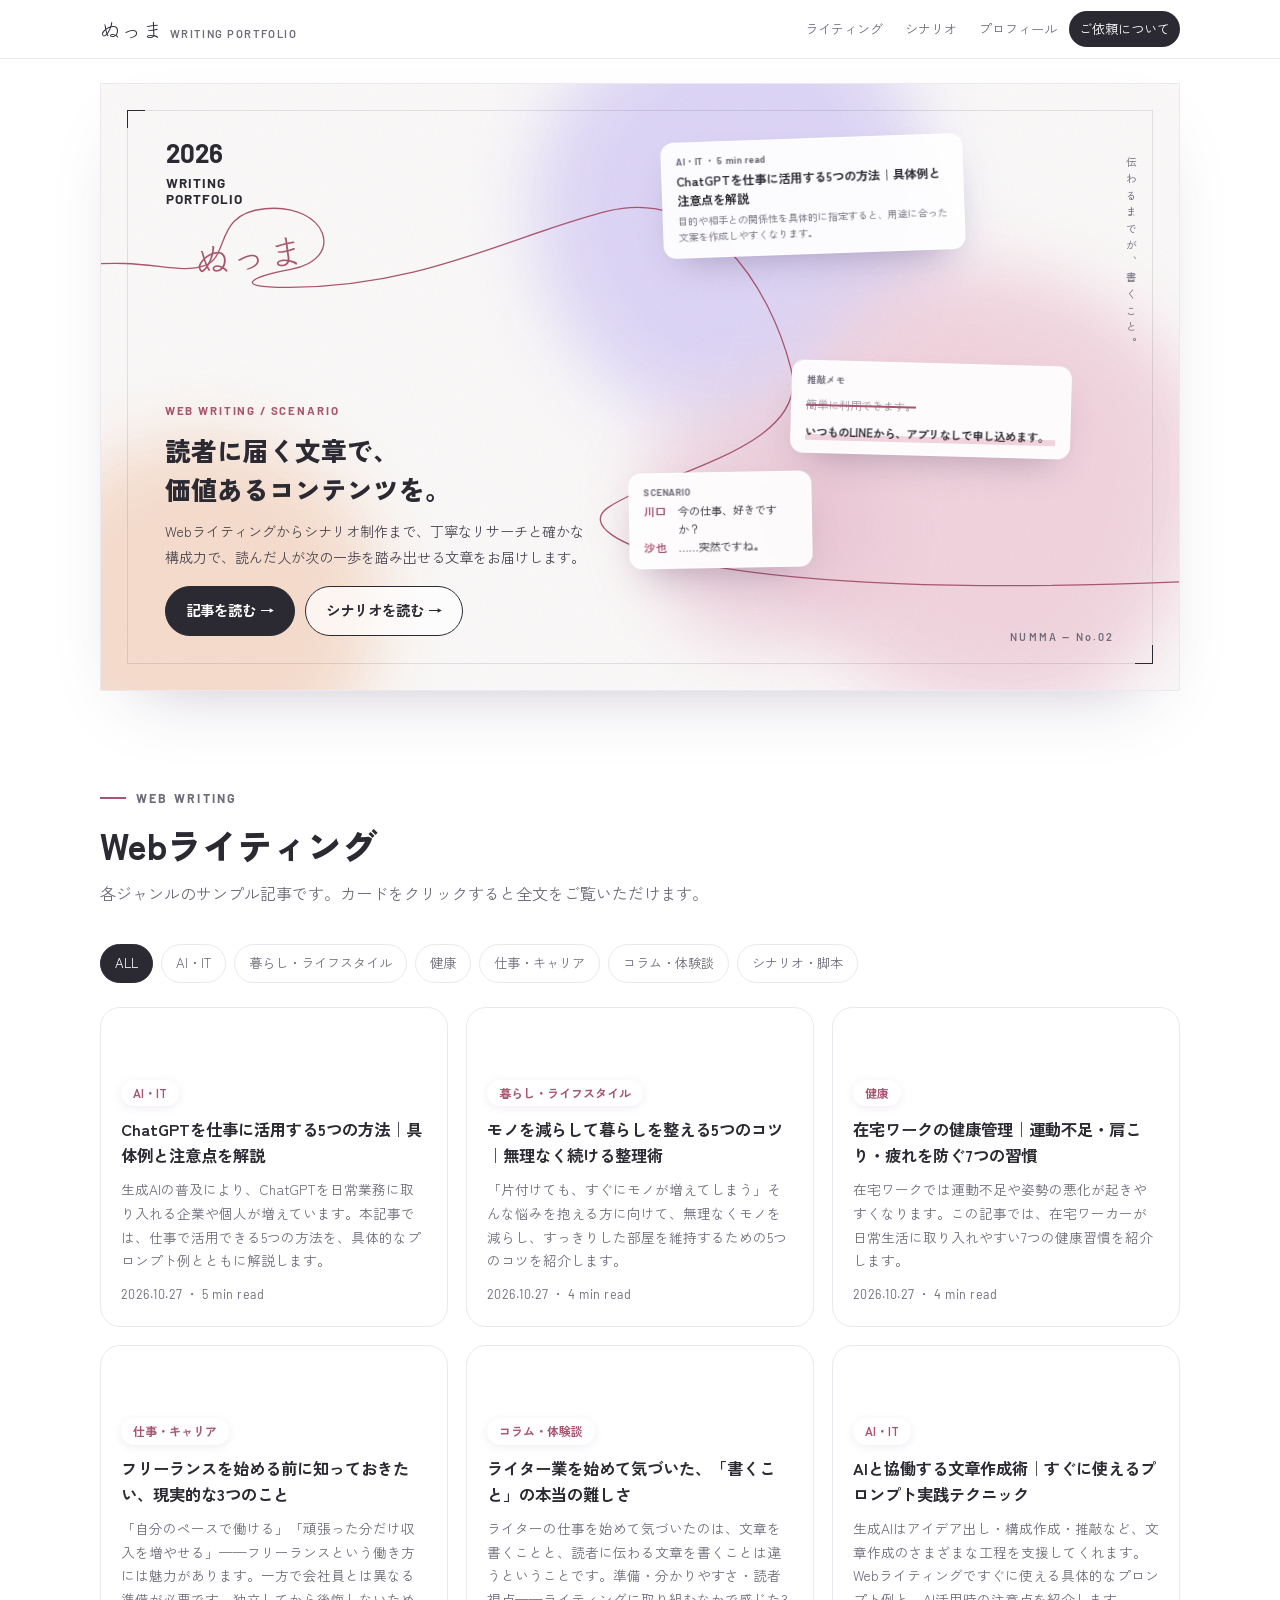
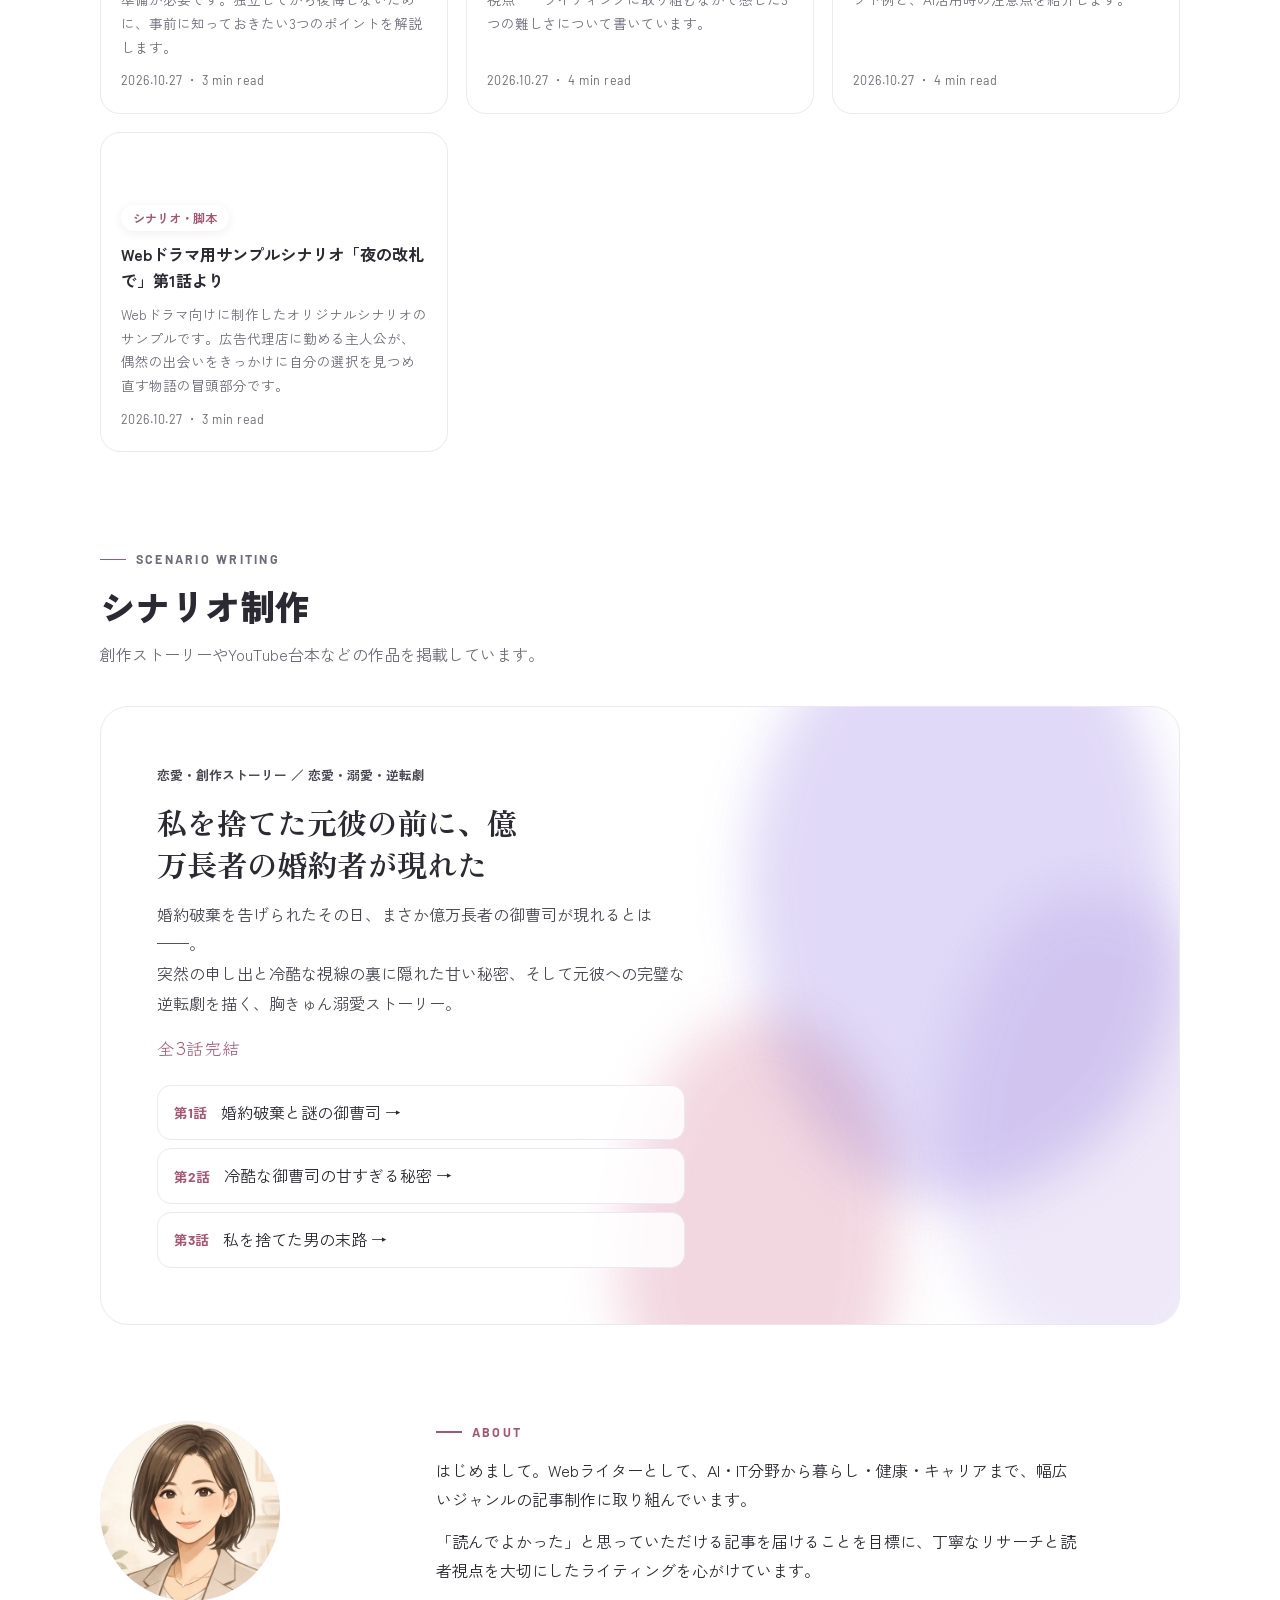
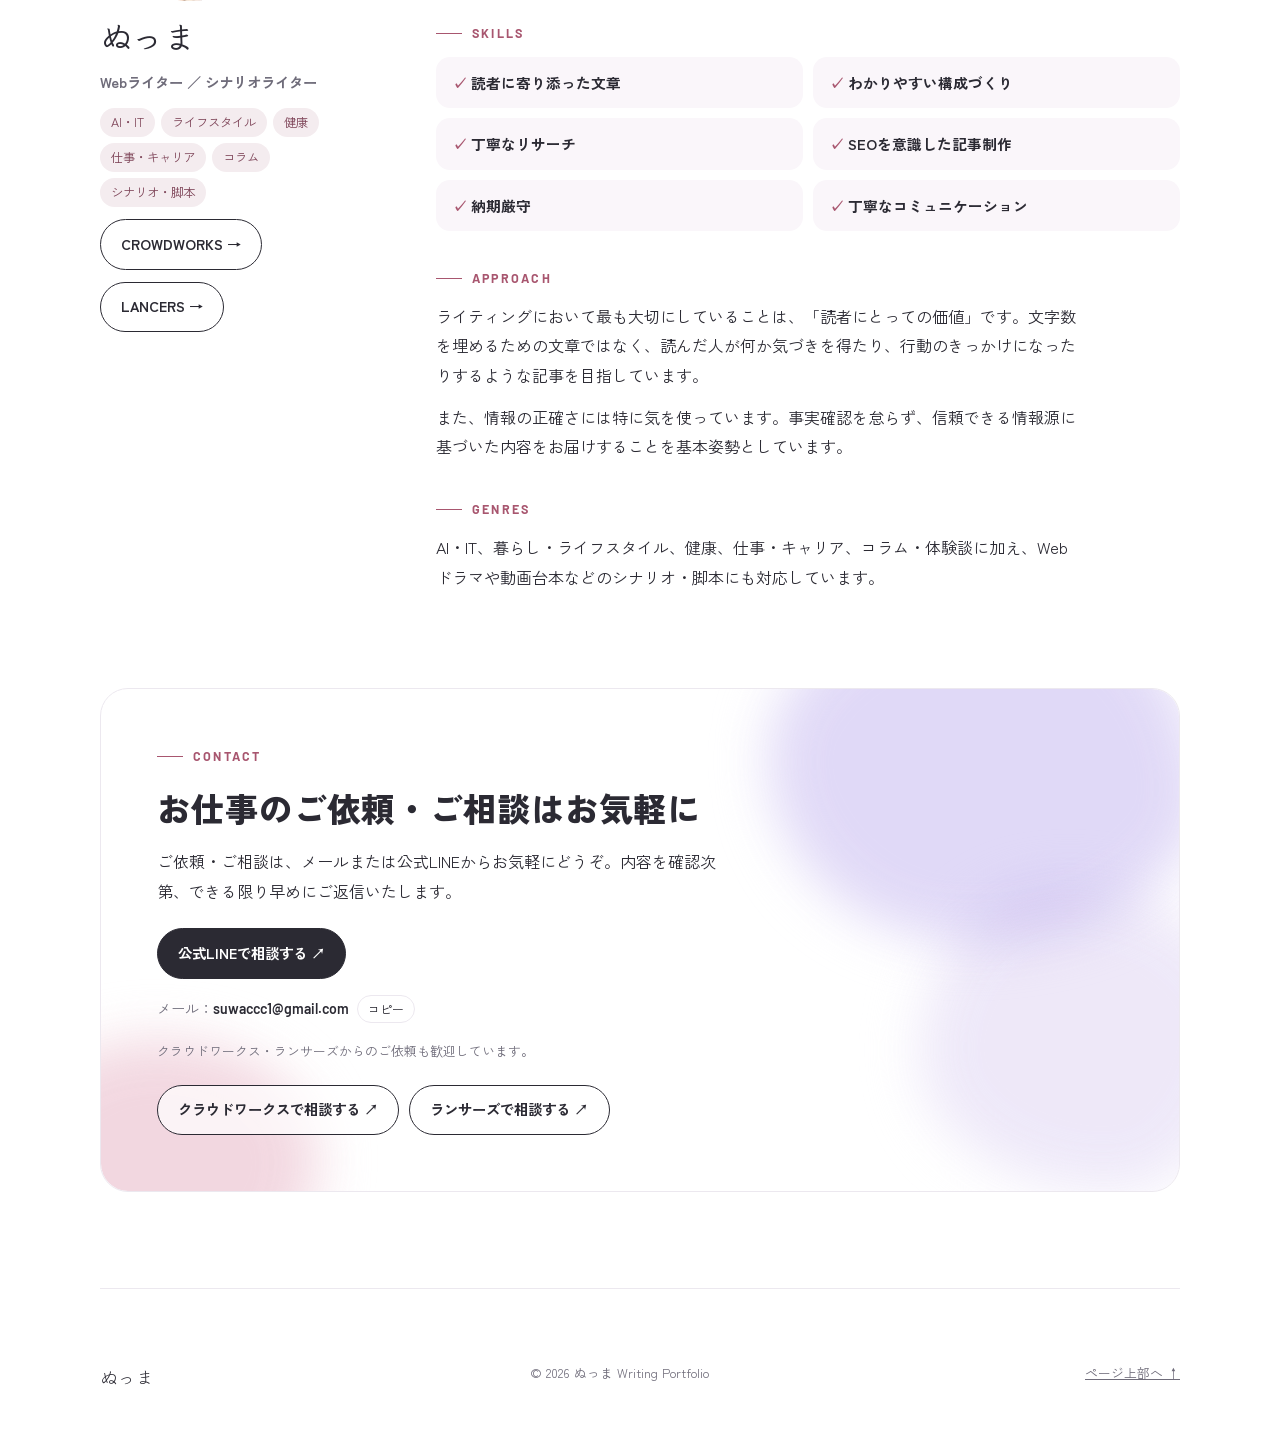
<file: index-direct.html>
<!DOCTYPE html>
<html lang="ja">
<head>
<meta charset="utf-8">
<meta name="viewport" content="width=device-width, initial-scale=1, viewport-fit=cover">
<title>ぬっま ライティングポートフォリオ</title>
<meta name="claude:viewport-fit-sides" content="cover">
<meta name="description" content="AIから暮らし・健康・キャリアまで、幅広いジャンルに対応するWebライターのポートフォリオです。">
<link rel="preconnect" href="https://fonts.googleapis.com">
<link rel="preconnect" href="https://fonts.gstatic.com" crossorigin>
<link rel="stylesheet" href="https://fonts.googleapis.com/css2?family=Klee+One:wght@600&family=Zen+Kaku+Gothic+New:wght@400;500;700;900&family=Barlow:wght@600;700&family=Zen+Old+Mincho:wght@600;700&display=swap">
<style>
/* Layout: 表紙ページ（白地＋ぼかした色の重なり＋一本線のドローイング）をトップに置き、その下は白い余白の多い1カラム。紙のポートフォリオの印象に合わせ、意図的にライトのみ。 */
:root{
  color-scheme:light;
  --paper:#ffffff; --ink:#2b2a33; --muted:#6f6c7a; --line:#ece8ef; --soft:#faf6fa;
  --pink:#e8509b; --pink-soft:#fde7f2; --lav:#b9a2f2;
  --b1:#f6b8d8; --b2:#d9c3ff; --b3:#ff9fcb; --b4:#ffd0e6;
  --f-hand:"Klee One","Hiragino Maru Gothic ProN","Yu Gothic",cursive;
  --f-body:"Zen Kaku Gothic New","Hiragino Sans","Yu Gothic","Meiryo",sans-serif;
  --f-label:"Barlow","Zen Kaku Gothic New",sans-serif;
}
*{box-sizing:border-box}
[hidden]{display:none!important}
html{scroll-behavior:smooth;scroll-padding-top:68px}
@media (prefers-reduced-motion:reduce){html{scroll-behavior:auto}*{animation:none!important;transition:none!important}}
body{margin:0;background:var(--paper);color:var(--ink);font-family:var(--f-body);font-size:1rem;line-height:1.85;
  padding-left:max(16px,env(safe-area-inset-left,0px));padding-right:max(16px,env(safe-area-inset-right,0px))}
body::before{content:"";position:fixed;inset:0 0 auto;height:env(safe-area-inset-top,0px);z-index:10;background:var(--paper)}
a{color:inherit}
a:focus-visible,button:focus-visible,summary:focus-visible,select:focus-visible,input:focus-visible,textarea:focus-visible{outline:3px solid var(--pink);outline-offset:3px}
h1,h2,h3,h4,p{margin:0}
h1,h2,h3{line-height:1.4;text-wrap:balance}
.wrap{max-width:1080px;margin:0 auto}

/* header */
.top{position:sticky;top:env(safe-area-inset-top,0px);z-index:6;background:rgba(255,255,255,.88);backdrop-filter:blur(10px);
  margin-left:calc(-1*max(16px,env(safe-area-inset-left,0px)));margin-right:calc(-1*max(16px,env(safe-area-inset-right,0px)));
  padding-left:max(16px,env(safe-area-inset-left,0px));padding-right:max(16px,env(safe-area-inset-right,0px));border-bottom:1px solid var(--line)}
.top .wrap{height:58px;display:flex;align-items:center;gap:16px}
.top .logo{font-family:var(--f-hand);font-size:1.3rem;text-decoration:none;line-height:1}
.top .logo small{font-family:var(--f-label);font-weight:600;font-size:.7rem;letter-spacing:.14em;color:var(--muted);margin-left:.6em}
.top nav{margin-left:auto;display:flex;gap:2px;overflow-x:auto;scrollbar-width:none}
.top nav::-webkit-scrollbar{display:none}
.top nav a{font-size:.82rem;padding:6px 10px;border-radius:999px;text-decoration:none;color:var(--muted);white-space:nowrap}
.top nav a:hover,.top nav a[aria-current="page"]{color:var(--ink);background:var(--soft)}
.top nav a.cta{background:var(--ink);color:#fff}
@media (max-width:640px){.top nav a.opt{display:none}}

/* cover = the reference "top page" */
.cover{position:relative;margin-top:24px;aspect-ratio:16/9;max-height:78vh;width:100%;background:var(--paper);overflow:hidden;
  border:1px solid var(--line);box-shadow:0 18px 50px rgba(120,80,130,.10);container-type:inline-size}
@media (max-width:700px){.cover{aspect-ratio:auto;min-height:660px;max-height:none}.top .logo small{display:none}.cover .catch > p:first-child{display:none}}
.blobs{position:absolute;inset:0;pointer-events:none}
.blobs i{position:absolute;display:block;filter:blur(clamp(10px,2.2cqw,26px));mix-blend-mode:multiply;opacity:.9;animation:drift 18s ease-in-out infinite alternate}
.blobs i:nth-child(1){left:20%;top:-6%;width:34%;height:62%;background:var(--b2);border-radius:58% 42% 55% 45%/48% 60% 40% 52%}
.blobs i:nth-child(2){left:40%;top:4%;width:42%;height:54%;background:var(--b4);border-radius:44% 56% 40% 60%/55% 42% 58% 45%;animation-duration:22s}
.blobs i:nth-child(3){left:6%;top:48%;width:40%;height:52%;background:var(--b1);border-radius:50% 50% 38% 62%/60% 46% 54% 40%;animation-duration:20s}
.blobs i:nth-child(4){left:42%;top:40%;width:34%;height:58%;background:var(--b3);opacity:.75;border-radius:62% 38% 52% 48%/40% 58% 42% 60%;animation-duration:24s}
.blobs i:nth-child(5){left:64%;top:20%;width:24%;height:62%;background:#f590c0;opacity:.6;border-radius:40% 60% 46% 54%/62% 38% 62% 38%;animation-duration:26s}
@keyframes drift{from{transform:translate(0,0) rotate(0)}to{transform:translate(2%,-3%) rotate(6deg)}}
.cover .label{position:absolute;left:8%;top:13%;font-family:var(--f-label);font-weight:700;line-height:1.15;color:#3a3742;z-index:2}
.cover .label b{display:block;font-size:max(18px,2.6cqw);letter-spacing:.02em}
.cover .label span{display:block;font-size:max(12px,1.5cqw);letter-spacing:.05em;margin-top:.6em}
.cover .line{position:absolute;left:0;top:24%;width:100%;height:30%;z-index:2;overflow:visible}
.cover .line path{fill:none;stroke:var(--pink);stroke-width:1.6;stroke-linecap:round;stroke-dasharray:2600;stroke-dashoffset:2600;animation:draw 3.2s .3s ease-out forwards}
@keyframes draw{to{stroke-dashoffset:0}}
.cover .sig{position:absolute;left:13%;top:30%;font-family:var(--f-hand);color:var(--pink);font-size:max(26px,4.2cqw);line-height:1;z-index:3;transform:rotate(-6deg)}
.cover .name{position:absolute;right:7%;bottom:8%;font-family:var(--f-label);font-weight:700;letter-spacing:.08em;font-size:max(12px,1.35cqw);color:#3a3742;z-index:2}
.cover .catch{position:absolute;left:8%;bottom:9%;max-width:min(560px,58%);z-index:2;display:grid;gap:.6em}
.cover .catch h1{font-size:max(19px,2.4cqw);font-weight:900;line-height:1.5}
.cover .catch p{font-size:max(13px,1.15cqw);color:#4a4652;line-height:1.8}
@media (max-width:700px){
  .cover .label{left:20px;top:22px}.cover .sig{left:30px;top:128px}.cover .line{top:104px;height:110px;width:170%;left:-12%}
  .cover .catch{left:20px;right:20px;bottom:56px;max-width:none}.cover .name{right:20px;bottom:20px}}
.cover-actions{display:flex;gap:10px;flex-wrap:wrap;margin-top:6px}

/* buttons */
.btn{display:inline-flex;align-items:center;gap:.4em;padding:.75em 1.4em;border-radius:999px;font-weight:700;font-size:.9rem;text-decoration:none;border:1.5px solid var(--ink);background:var(--ink);color:#fff;cursor:pointer;font-family:inherit}
.btn.ghost{background:rgba(255,255,255,.7);color:var(--ink)}
.btn.pink{background:var(--pink);border-color:var(--pink)}
.btn:hover{transform:translateY(-1px)}

/* sections */
section.sec{padding-block:96px 0}
.sec-head{display:grid;gap:10px;margin-bottom:36px;max-width:44em}
.eyebrow{font-family:var(--f-label);font-weight:700;letter-spacing:.18em;font-size:.78rem;color:var(--pink);text-transform:uppercase;display:flex;align-items:center;gap:.8em}
.eyebrow::before{content:"";width:26px;height:1.5px;background:var(--pink)}
.sec-head h2{font-size:clamp(1.55rem,3.4vw,2.2rem);font-weight:900}
.sec-head p{color:var(--muted)}
.note{font-size:.8rem;color:var(--muted)}
footer{max-width:1080px;margin:0 auto;padding-block:72px 40px;display:flex;justify-content:space-between;gap:12px;flex-wrap:wrap;font-size:.8rem;color:var(--muted);border-top:1px solid var(--line);margin-top:96px}
footer .logo{font-family:var(--f-hand);font-size:1.1rem;color:var(--ink)}

.filters{display:flex;flex-wrap:wrap;gap:8px;margin-bottom:24px}
.filters button{font:inherit;font-size:.82rem;padding:6px 14px;border-radius:999px;border:1px solid var(--line);background:#fff;color:var(--muted);cursor:pointer}
.filters button.on{background:var(--ink);border-color:var(--ink);color:#fff}
.articles{display:grid;grid-template-columns:repeat(3,1fr);gap:18px}
@media (max-width:900px){.articles{grid-template-columns:1fr 1fr}}
@media (max-width:600px){.articles{grid-template-columns:1fr}}
.art{font:inherit;color:inherit;text-align:left;cursor:pointer;background:#fff;border:1px solid var(--line);border-radius:20px;padding:0 0 20px;display:flex;flex-direction:column;gap:10px;overflow:hidden;transition:transform .2s,box-shadow .2s;min-width:0}
.art:hover{transform:translateY(-3px);box-shadow:0 14px 34px rgba(120,80,130,.12)}
.art::before{content:"";display:block;height:92px;background:radial-gradient(50% 90% at 25% 30%,var(--b2),transparent 70%),radial-gradient(55% 90% at 75% 70%,var(--b1),transparent 70%),var(--soft)}
.art[data-g="健康"]::before{background:radial-gradient(50% 90% at 30% 40%,#c8f0dc,transparent 70%),radial-gradient(55% 90% at 75% 60%,var(--b4),transparent 70%),var(--soft)}
.art[data-g="仕事・キャリア"]::before{background:radial-gradient(50% 90% at 30% 40%,#ffe0bd,transparent 70%),radial-gradient(55% 90% at 75% 60%,var(--b1),transparent 70%),var(--soft)}
.art[data-g="暮らし・ライフスタイル"]::before{background:radial-gradient(50% 90% at 30% 40%,#fff0c2,transparent 70%),radial-gradient(55% 90% at 75% 60%,var(--b4),transparent 70%),var(--soft)}
.art[data-g="シナリオ・脚本"]::before{background:radial-gradient(50% 90% at 30% 40%,#c9cdf6,transparent 70%),radial-gradient(55% 90% at 75% 60%,var(--b3),transparent 70%),var(--soft)}
.art > *{margin:0 20px}
.art .g{align-self:flex-start;margin-top:-30px;background:#fff;border-radius:999px;padding:2px 12px;font-size:.75rem;font-weight:700;color:var(--pink);box-shadow:0 2px 8px rgba(120,80,130,.1)}
.art b{font-size:1.02rem;line-height:1.6}
.art p{font-size:.85rem;color:var(--muted);line-height:1.75}
.art small{margin-top:auto;font-family:var(--f-label);font-size:.78rem;color:var(--muted);letter-spacing:.04em}
.story{position:relative;border-radius:28px;overflow:hidden;border:1px solid var(--line)}
.story .blobs i:nth-child(1){left:60%;top:-20%;width:40%;height:100%}
.story .blobs i:nth-child(2){left:78%;top:30%;width:30%;height:80%}
.story .blobs i:nth-child(3){left:48%;top:50%;width:26%;height:70%}
.st-in{position:relative;z-index:1;padding:clamp(26px,5vw,56px);display:grid;gap:14px;max-width:640px}
.g2{font-size:.8rem;font-weight:700;color:var(--pink)}
.st-in h3{font-family:"Zen Old Mincho",var(--f-body);font-size:clamp(1.4rem,3vw,1.9rem)}
.st-in p{color:#4a4652}
.done{font-family:var(--f-hand);color:var(--pink)!important;font-size:1.1rem}
.eps{list-style:none;margin:6px 0 0;padding:0;display:grid;gap:8px}
.eps button{width:100%;font:inherit;text-align:left;cursor:pointer;background:rgba(255,255,255,.85);border:1px solid var(--line);border-radius:14px;padding:12px 16px;display:flex;gap:14px;align-items:center;color:var(--ink)}
.eps button:hover{border-color:var(--pink)}
.eps span{font-family:var(--f-label);font-weight:700;color:var(--pink);font-size:.85rem;white-space:nowrap}
.prof{display:grid;grid-template-columns:280px 1fr;gap:56px;align-items:start}
@media (max-width:780px){.prof{grid-template-columns:1fr;gap:32px}}
.prof-side{display:grid;gap:12px;justify-items:start;position:sticky;top:90px}
@media (max-width:780px){.prof-side{position:static}}
.avatar{width:180px;max-width:100%;aspect-ratio:1;border-radius:50%;display:grid;place-items:center;
  background:radial-gradient(circle at 30% 30%,var(--b2),transparent 60%),radial-gradient(circle at 70% 70%,var(--b1),transparent 60%),var(--b4)}
.avatar span{font-family:var(--f-hand);font-size:3.4rem;color:var(--pink)}
.prof-side h2{font-family:var(--f-hand);font-size:2rem;font-weight:600}
.role{font-weight:700;color:var(--muted);font-size:.9rem}
.chips{list-style:none;margin:0;padding:0;display:flex;flex-wrap:wrap;gap:6px}
.chips li{font-size:.78rem;padding:3px 11px;border-radius:999px;background:var(--pink-soft);color:#a12b66}
.prof-main{display:grid;gap:36px;min-width:0}
.prof-main > div{display:grid;gap:12px}
.prof-main p{max-width:40em}
.skills{list-style:none;margin:0;padding:0;display:grid;grid-template-columns:1fr 1fr;gap:10px}
@media (max-width:560px){.skills{grid-template-columns:1fr}}
.skills li{padding:12px 16px;border-radius:14px;background:var(--soft);font-weight:700;font-size:.92rem}
.skills li::before{content:"✓ ";color:var(--pink)}
.contact-card{position:relative;border-radius:28px;overflow:hidden;border:1px solid var(--line)}
.contact-card .blobs i:nth-child(1){left:62%;top:-20%;width:40%;height:70%}
.contact-card .blobs i:nth-child(2){left:76%;top:40%;width:30%;height:60%}
.contact-card .blobs i:nth-child(3){left:-10%;top:70%;width:30%;height:50%}
.cc-in{position:relative;z-index:1;padding:clamp(26px,5vw,56px);display:grid;gap:16px;max-width:680px}
.cc-in h2{font-size:clamp(1.5rem,3.2vw,2.1rem);font-weight:900}
.form{display:grid;gap:14px;background:rgba(255,255,255,.88);border:1px solid var(--line);border-radius:20px;padding:22px}
.f2{display:grid;gap:6px}
.f2 label{font-weight:700;font-size:.88rem}
.f2 em{font-style:normal;font-size:.7rem;color:#fff;background:var(--pink);border-radius:4px;padding:1px 6px;margin-left:8px}
.f2 input,.f2 select,.f2 textarea{font:inherit;font-size:.95rem;padding:10px 12px;border:1px solid #ddd6e2;border-radius:10px;background:#fff;color:var(--ink);width:100%}
.err{color:#b4235f;font-size:.85rem}
.form code{font-family:var(--f-label);font-weight:600;color:var(--ink);user-select:all}
dialog#reader{width:min(820px,100% - 24px);max-height:calc(100% - 32px);padding:0;border:none;border-radius:22px;box-shadow:0 30px 80px rgba(60,30,70,.3);color:var(--ink);background:#fff;overflow:auto}
dialog#reader::backdrop{background:rgba(43,42,51,.45);backdrop-filter:blur(3px)}
.r-bar{position:sticky;top:0;z-index:1;display:flex;justify-content:space-between;align-items:center;gap:12px;padding:12px 20px;background:rgba(255,255,255,.95);border-bottom:1px solid var(--line)}
.r-bar span{font-size:.8rem;font-weight:700;color:var(--pink)}
.r-bar button{font:inherit;font-size:.82rem;border:1px solid var(--line);background:#fff;border-radius:999px;padding:4px 14px;cursor:pointer;color:var(--ink)}
.r-body{padding:clamp(22px,5vw,52px);display:grid;gap:1.1em}
.r-body h2{font-family:"Zen Old Mincho",var(--f-body);font-size:clamp(1.35rem,3vw,1.8rem);line-height:1.5;margin-bottom:.4em}
#r-text{display:grid;gap:1em;font-size:1rem;line-height:2}
#r-text h3{font-size:1.2rem;margin-top:1.2em;padding-bottom:.3em;border-bottom:2px solid var(--b1)}
#r-text h4{font-size:1.02rem;margin-top:.4em}
#r-text ul{margin:0;padding:14px 18px 14px 2.2em;background:var(--soft);border-radius:12px}
#r-text .pr{background:#fff7fb;border:1px solid var(--b4);border-left:4px solid var(--pink);border-radius:10px;padding:12px 16px;font-size:.92rem;line-height:1.85}
#r-text .pr small{display:block;font-weight:700;color:var(--pink);font-size:.75rem}
#r-text .scene{font-weight:700;background:var(--soft);border-radius:8px;padding:6px 12px;margin-top:.8em}
#r-text .ln{display:grid;grid-template-columns:7.5em 1fr;gap:.8em}
#r-text .ln b{color:#7a4a68;font-weight:700}
@media (max-width:560px){#r-text .ln{grid-template-columns:1fr;gap:0}}
#r-text .end{text-align:right;font-family:var(--f-hand);color:var(--pink)}
.r-nav{display:flex;justify-content:space-between;gap:10px;flex-wrap:wrap}
.r-nav button{font:inherit;font-weight:700;cursor:pointer;background:var(--ink);color:#fff;border:none;border-radius:999px;padding:10px 20px}

.avatar{position:relative;overflow:hidden}
.avatar img{position:absolute;inset:0;width:100%;height:100%;object-fit:cover}

.addr{font-size:.88rem;color:var(--muted)}
.addr code{font-family:var(--f-label);font-weight:600;color:var(--ink);user-select:all;margin-right:8px}
.copy{font:inherit;font-size:.75rem;padding:2px 10px;border-radius:999px;border:1px solid var(--line);background:#fff;cursor:pointer;color:var(--ink)}

/* ===== AI版：トーンを落ち着かせる（ビビッドなピンクを減らす） ===== */
:root{
  --pink:#a8566f; --pink-soft:#f4ecef; --lav:#c9bdf0;
  --b1:#f1d3dd; --b2:#ddd5f6; --b3:#f6dccb; --b4:#ece6f8;
  --ink2:#2b2a33;
}
.btn.pink{background:var(--ink);border-color:var(--ink)}
.chips li{background:var(--pink-soft);color:#7d4357}
.r-ba > div:last-child{background:#f3eff7}
.r-shot,.col{border-color:var(--line)}

/* ===== 表紙 ===== */
.hero2{position:relative;margin-top:24px}
.cv{position:relative;width:100%;aspect-ratio:16/9;max-height:82vh;overflow:hidden;background:#fbfaf9;
  border:1px solid var(--line);box-shadow:0 30px 70px -40px rgba(70,50,90,.35);container-type:inline-size}
.cv-bg i{position:absolute;display:block;filter:blur(3.2cqw);opacity:.95;animation:drift 22s ease-in-out infinite alternate}
.cv-bg i:nth-child(1){left:40%;top:-14%;width:38%;height:70%;background:var(--b2);border-radius:58% 42% 55% 45%/48% 60% 40% 52%}
.cv-bg i:nth-child(2){left:62%;top:30%;width:40%;height:74%;background:var(--b1);border-radius:44% 56% 40% 60%/55% 42% 58% 45%;animation-duration:26s}
.cv-bg i:nth-child(3){left:-8%;top:58%;width:34%;height:56%;background:var(--b3);border-radius:50% 50% 38% 62%/60% 46% 54% 40%;animation-duration:24s}
.cv-bg i:nth-child(4){left:50%;top:52%;width:22%;height:40%;background:#e9c4d3;opacity:.7;border-radius:62% 38% 52% 48%/40% 58% 42% 60%;animation-duration:28s}
.cv-grain{position:absolute;inset:0;opacity:.35;mix-blend-mode:multiply;pointer-events:none;
  background-image:url("data:image/svg+xml,%3Csvg xmlns='http://www.w3.org/2000/svg' width='160' height='160'%3E%3Cfilter id='n'%3E%3CfeTurbulence type='fractalNoise' baseFrequency='.9' numOctaves='2' stitchTiles='stitch'/%3E%3CfeColorMatrix values='0 0 0 0 .4  0 0 0 0 .35  0 0 0 0 .45  0 0 0 .18 0'/%3E%3C/filter%3E%3Crect width='100%25' height='100%25' filter='url(%23n)'/%3E%3C/svg%3E")}
.cv-frame{position:absolute;inset:2.4cqw;border:1px solid rgba(43,42,51,.12);pointer-events:none}
.cv-frame::before,.cv-frame::after{content:"";position:absolute;width:1.6cqw;height:1.6cqw;border:1.5px solid var(--ink2)}
.cv-frame::before{left:-1px;top:-1px;border-right:0;border-bottom:0}
.cv-frame::after{right:-1px;bottom:-1px;border-left:0;border-top:0}
.cv-label{position:absolute;left:6%;top:9%;font-family:var(--f-label);font-weight:700;line-height:1.15;color:var(--ink2);z-index:3}
.cv-label b{display:block;font-size:max(18px,2.4cqw)}
.cv-label span{display:block;font-size:max(11px,1.25cqw);letter-spacing:.08em;margin-top:.6em}
.cv-vert{position:absolute;right:3.6%;top:12%;writing-mode:vertical-rl;font-size:max(10px,1cqw);letter-spacing:.5em;color:var(--muted);z-index:3}
.cv-no{position:absolute;right:6%;bottom:7%;font-family:var(--f-label);font-weight:600;font-size:max(10px,1cqw);letter-spacing:.2em;color:var(--muted);z-index:3}
.cv-line{position:absolute;inset:0;width:100%;height:100%;z-index:2;overflow:visible;pointer-events:none}
.cv-line path{fill:none;stroke:var(--pink);stroke-width:1.3;stroke-linecap:round;vector-effect:non-scaling-stroke;stroke-dasharray:3000;stroke-dashoffset:3000;animation:draw 3.6s .2s ease-out forwards}
.cv-line circle{fill:var(--pink)}
.cv-sig{position:absolute;left:8.5%;top:25%;font-family:var(--f-hand);color:var(--pink);font-size:max(24px,3.4cqw);line-height:1;z-index:3;transform:rotate(-6deg)}
.fl{position:absolute;z-index:4;background:rgba(255,255,255,.82);backdrop-filter:blur(6px);-webkit-backdrop-filter:blur(6px);
  border:1px solid rgba(255,255,255,.9);border-radius:1.2cqw;padding:1.1cqw 1.3cqw;box-shadow:0 1.6cqw 3.6cqw -1.6cqw rgba(60,40,80,.35);
  font-size:max(10px,1.05cqw);line-height:1.55;color:var(--ink2);animation:float 7s ease-in-out infinite alternate}
.fl small{display:flex;align-items:center;gap:.5em;font-family:var(--f-label);font-weight:700;font-size:.82em;letter-spacing:.06em;color:var(--muted);margin-bottom:.35em}
.fl small i{width:.6em;height:.6em;border-radius:50%;display:inline-block}
.fl .q{background:#f1f0f3;border-radius:.9em .9em .9em .2em;padding:.45em .7em}
.fl .a{margin-top:.45em;margin-left:16%;background:#e4f3e8;border-radius:.9em .9em .2em .9em;padding:.45em .7em}
.fl b.pct{font-family:var(--f-label);color:var(--pink);margin-left:.4em}
.fl .big{display:block;font-family:var(--f-label);font-weight:700;font-size:1.7em;letter-spacing:.01em;font-variant-numeric:tabular-nums;line-height:1.2}
.fl svg{display:block;width:100%;height:2.6em;margin-top:.3em;overflow:visible}
.f1{left:52%;top:9%;width:28%;transform:rotate(-2deg)}
.f2{left:64%;top:46%;width:26%;transform:rotate(1.5deg);animation-delay:-2s}
.f3{left:49%;top:64%;width:17%;transform:rotate(-1deg);animation-delay:-4s}
@keyframes float{from{translate:0 0}to{translate:0 -0.8cqw}}
.catch2{position:absolute;left:6%;bottom:9%;max-width:min(460px,40%);z-index:5;display:grid;gap:.6em}
.catch2 .eb{font-family:var(--f-label);font-weight:700;letter-spacing:.16em;font-size:.72rem;color:var(--pink)}
.catch2 h1{font-size:clamp(1.25rem,2vw,1.75rem);font-weight:900;line-height:1.5}
.catch2 p{font-size:.88rem;color:#4a4652;line-height:1.85}
.catch2 .cover-actions{margin-top:.4em}
@media (max-width:1000px){
  .catch2{max-width:44%}.catch2 p{display:none}.catch2 .cover-actions{flex-wrap:nowrap}.catch2 .btn{padding:.65em 1.1em;font-size:.82rem}
}
@media (max-width:760px){
  .cv{aspect-ratio:4/5;max-height:none}
  .cv-label{left:8%;top:6.5%}.cv-label b{font-size:6cqw}.cv-label span{font-size:3.2cqw}
  .cv-sig{left:12%;top:22.5%;font-size:8cqw}
  .cv-vert{font-size:2.6cqw;right:5%;top:7%}
  .cv-no{font-size:2.5cqw;right:7%;bottom:5.5%}
  .cv-frame{inset:3.5cqw}
  .fl{font-size:3cqw;border-radius:3cqw;padding:2.6cqw 3cqw;box-shadow:0 4cqw 8cqw -4cqw rgba(60,40,80,.35)}
  .f1{left:31%;top:30%;width:61%}
  .f2{left:7%;top:59%;width:53%}
  .f3{left:64%;top:63%;width:29%}
  .f3 .big{font-size:1.45em}
  @keyframes float{from{translate:0 0}to{translate:0 -1.6cqw}}
  .cv-bg i{filter:blur(7cqw)}
  .catch2{position:static;max-width:none;padding:28px 4px 0}
  .catch2 p{display:block}
  .catch2 h1{font-size:clamp(1.3rem,6.2vw,1.55rem);word-break:keep-all;overflow-wrap:anywhere}
}


/* ライティング版の紙片カード */
.fl.paper{background:rgba(255,255,255,.9)}
.fl .ttl{font-weight:700;font-size:1.08em;line-height:1.5}
.fl .ex{margin-top:.4em;color:#6f6c7a;font-size:.9em}
.fl s{color:#9a96a2;text-decoration-color:var(--pink);text-decoration-thickness:1.5px}
.fl .fix{margin-top:.25em;font-weight:700;background:linear-gradient(transparent 62%,#f1d3dd 62%)}
.fl .ln{display:grid;grid-template-columns:2.6em 1fr;gap:.4em}
.fl .ln b{color:var(--pink);font-weight:700}
@media (max-width:760px){.f3.paper{left:57%;width:36%}.fl .ln{grid-template-columns:2.1em 1fr;gap:.3em}}

</style>
</head>
<body>
<header class="top">
  <div class="wrap">
    <a class="logo" href="#top">ぬっま<small>WRITING PORTFOLIO</small></a>
    <nav aria-label="メニュー">
      <a href="#writing">ライティング</a>
      <a class="opt" href="#scenario">シナリオ</a>
      <a class="opt" href="#profile">プロフィール</a>
      <a class="cta" href="#contact">ご依頼について</a>
    </nav>
  </div>
</header>

<main class="wrap" id="top">
  <section class="hero2" aria-label="表紙">
    <div class="cv" role="img" aria-label="表紙：ぬっま Webライティングポートフォリオ。記事、推敲メモ、シナリオの一部をイメージした紙片">
      <div class="cv-bg" aria-hidden="true"><i></i><i></i><i></i><i></i></div>
      <div class="cv-grain" aria-hidden="true"></div>
      <div class="cv-frame" aria-hidden="true"></div>
      <p class="cv-label" aria-hidden="true"><b>2026</b><span>WRITING<br>PORTFOLIO</span></p>
      <p class="cv-vert" aria-hidden="true">伝わるまでが、書くこと。</p>
      <svg class="cv-line" viewBox="0 0 1000 1000" preserveAspectRatio="none" aria-hidden="true"><path d="M-20 300 C 40 286, 70 316, 96 300 C 120 286, 104 214, 152 206 C 210 196, 228 290, 176 306 C 140 318, 120 336, 172 336 C 300 336, 380 250, 470 210 C 560 170, 620 330, 640 470 C 660 600, 520 640, 470 700 C 430 750, 560 860, 1030 820"/></svg>
      <span class="cv-sig" aria-hidden="true">ぬっま</span>
      <div class="fl f1 paper" aria-hidden="true"><small>AI・IT ・ 5 min read</small><p class="ttl">ChatGPTを仕事に活用する5つの方法｜具体例と注意点を解説</p><p class="ex">目的や相手との関係性を具体的に指定すると、用途に合った文案を作成しやすくなります。</p></div>
      <div class="fl f2 paper" aria-hidden="true"><small>推敲メモ</small><p><s>簡単に利用できます。</s></p><p class="fix">いつものLINEから、アプリなしで申し込めます。</p></div>
      <div class="fl f3 paper" aria-hidden="true"><small>SCENARIO</small><p class="ln"><b>川口</b>今の仕事、好きですか？</p><p class="ln"><b>沙也</b>……突然ですね。</p></div>
      <p class="cv-no" aria-hidden="true">NUMMA — No.02</p>
    </div>
    <div class="catch2">
      <p class="eb">WEB WRITING / SCENARIO</p>
      <h1>読者に届く文章で、<br>価値あるコンテンツを。</h1>
      <p>Webライティングからシナリオ制作まで、丁寧なリサーチと確かな構成力で、読んだ人が次の一歩を踏み出せる文章をお届けします。</p>
      <div class="cover-actions"><a class="btn" href="#writing">記事を読む →</a><a class="btn ghost" href="#scenario">シナリオを読む →</a></div>
    </div>
  </section>

  <section class="sec" id="writing" aria-labelledby="h-writing">
    <div class="sec-head"><p class="eyebrow">Web writing</p><h2 id="h-writing">Webライティング</h2><p>各ジャンルのサンプル記事です。カードをクリックすると全文をご覧いただけます。</p></div>
    <div class="filters" role="group" aria-label="ジャンルで絞り込む">
      <button type="button" class="on" data-f="all">ALL</button><button type="button" data-f="AI・IT">AI・IT</button><button type="button" data-f="暮らし・ライフスタイル">暮らし・ライフスタイル</button><button type="button" data-f="健康">健康</button><button type="button" data-f="仕事・キャリア">仕事・キャリア</button><button type="button" data-f="コラム・体験談">コラム・体験談</button><button type="button" data-f="シナリオ・脚本">シナリオ・脚本</button>
    </div>
    <div class="articles">
      <button type="button" class="art" data-g="AI・IT" data-open="a-chatgpt"><span class="g">AI・IT</span><b>ChatGPTを仕事に活用する5つの方法｜具体例と注意点を解説</b><p>生成AIの普及により、ChatGPTを日常業務に取り入れる企業や個人が増えています。本記事では、仕事で活用できる5つの方法を、具体的なプロンプト例とともに解説します。</p><small>2026.10.27 ・ 5 min read</small></button>
      <button type="button" class="art" data-g="暮らし・ライフスタイル" data-open="a-minimal"><span class="g">暮らし・ライフスタイル</span><b>モノを減らして暮らしを整える5つのコツ｜無理なく続ける整理術</b><p>「片付けても、すぐにモノが増えてしまう」そんな悩みを抱える方に向けて、無理なくモノを減らし、すっきりした部屋を維持するための5つのコツを紹介します。</p><small>2026.10.27 ・ 4 min read</small></button>
      <button type="button" class="art" data-g="健康" data-open="a-health"><span class="g">健康</span><b>在宅ワークの健康管理｜運動不足・肩こり・疲れを防ぐ7つの習慣</b><p>在宅ワークでは運動不足や姿勢の悪化が起きやすくなります。この記事では、在宅ワーカーが日常生活に取り入れやすい7つの健康習慣を紹介します。</p><small>2026.10.27 ・ 4 min read</small></button>
      <button type="button" class="art" data-g="仕事・キャリア" data-open="a-freelance"><span class="g">仕事・キャリア</span><b>フリーランスを始める前に知っておきたい、現実的な3つのこと</b><p>「自分のペースで働ける」「頑張った分だけ収入を増やせる」——フリーランスという働き方には魅力があります。一方で会社員とは異なる準備が必要です。独立してから後悔しないために、事前に知っておきたい3つのポイントを解説します。</p><small>2026.10.27 ・ 3 min read</small></button>
      <button type="button" class="art" data-g="コラム・体験談" data-open="a-journey"><span class="g">コラム・体験談</span><b>ライター業を始めて気づいた、「書くこと」の本当の難しさ</b><p>ライターの仕事を始めて気づいたのは、文章を書くことと、読者に伝わる文章を書くことは違うということです。準備・分かりやすさ・読者視点——ライティングに取り組むなかで感じた3つの難しさについて書いています。</p><small>2026.10.27 ・ 4 min read</small></button>
      <button type="button" class="art" data-g="AI・IT" data-open="a-aiwriting"><span class="g">AI・IT</span><b>AIと協働する文章作成術｜すぐに使えるプロンプト実践テクニック</b><p>生成AIはアイデア出し・構成作成・推敲など、文章作成のさまざまな工程を支援してくれます。Webライティングですぐに使える具体的なプロンプト例と、AI活用時の注意点を紹介します。</p><small>2026.10.27 ・ 4 min read</small></button>
      <button type="button" class="art" data-g="シナリオ・脚本" data-open="s-night"><span class="g">シナリオ・脚本</span><b>Webドラマ用サンプルシナリオ「夜の改札で」第1話より</b><p>Webドラマ向けに制作したオリジナルシナリオのサンプルです。広告代理店に勤める主人公が、偶然の出会いをきっかけに自分の選択を見つめ直す物語の冒頭部分です。</p><small>2026.10.27 ・ 3 min read</small></button>
    </div>
  </section>

  <section class="sec" id="scenario" aria-labelledby="h-scen">
    <div class="sec-head"><p class="eyebrow">Scenario writing</p><h2 id="h-scen">シナリオ制作</h2><p>創作ストーリーやYouTube台本などの作品を掲載しています。</p></div>
    <article class="story">
      <div class="blobs" aria-hidden="true"><i></i><i></i><i></i></div>
      <div class="st-in">
        <p class="g2">恋愛・創作ストーリー ／ 恋愛・溺愛・逆転劇</p>
        <h3>私を捨てた元彼の前に、億万長者の婚約者が現れた</h3>
        <p>婚約破棄を告げられたその日、まさか億万長者の御曹司が現れるとは——。<br>突然の申し出と冷酷な視線の裏に隠れた甘い秘密、そして元彼への完璧な逆転劇を描く、胸きゅん溺愛ストーリー。</p>
        <p class="done">全3話完結</p>
        <ol class="eps">
          <li><button type="button" data-open="s-ep1"><span>第1話</span>婚約破棄と謎の御曹司 →</button></li>
          <li><button type="button" data-open="s-ep2"><span>第2話</span>冷酷な御曹司の甘すぎる秘密 →</button></li>
          <li><button type="button" data-open="s-ep3"><span>第3話</span>私を捨てた男の末路 →</button></li>
        </ol>
      </div>
    </article>
  </section>

  <section class="sec" id="profile" aria-labelledby="h-prof">
    <div class="prof">
      <div class="prof-side">
        <div class="avatar"><span aria-hidden="true">ぬ</span><img src="[data-uri]" alt="ぬっまのプロフィールイラスト"></div>
        <h2 id="h-prof">ぬっま</h2>
        <p class="role">Webライター ／ シナリオライター</p>
        <ul class="chips"><li>AI・IT</li><li>ライフスタイル</li><li>健康</li><li>仕事・キャリア</li><li>コラム</li><li>シナリオ・脚本</li></ul>
        <a class="btn ghost" data-platform="cw" href="" target="_blank" rel="noopener" hidden>CROWDWORKS →</a><a class="btn ghost" data-platform="lancers" href="" target="_blank" rel="noopener" hidden>LANCERS →</a>
      </div>
      <div class="prof-main">
        <div><p class="eyebrow">About</p><p>はじめまして。Webライターとして、AI・IT分野から暮らし・健康・キャリアまで、幅広いジャンルの記事制作に取り組んでいます。</p><p>「読んでよかった」と思っていただける記事を届けることを目標に、丁寧なリサーチと読者視点を大切にしたライティングを心がけています。</p></div>
        <div><p class="eyebrow">Skills</p><ul class="skills"><li>読者に寄り添った文章</li><li>わかりやすい構成づくり</li><li>丁寧なリサーチ</li><li>SEOを意識した記事制作</li><li>納期厳守</li><li>丁寧なコミュニケーション</li></ul></div>
        <div><p class="eyebrow">Approach</p><p>ライティングにおいて最も大切にしていることは、「読者にとっての価値」です。文字数を埋めるための文章ではなく、読んだ人が何か気づきを得たり、行動のきっかけになったりするような記事を目指しています。</p><p>また、情報の正確さには特に気を使っています。事実確認を怠らず、信頼できる情報源に基づいた内容をお届けすることを基本姿勢としています。</p></div>
        <div><p class="eyebrow">Genres</p><p>AI・IT、暮らし・ライフスタイル、健康、仕事・キャリア、コラム・体験談に加え、Webドラマや動画台本などのシナリオ・脚本にも対応しています。</p></div>
      </div>
    </div>
  </section>

  <section class="sec" id="contact" aria-labelledby="h-contact">
    <div class="contact-card">
      <div class="blobs" aria-hidden="true"><i></i><i></i><i></i></div>
      <div class="cc-in">
        <p class="eyebrow">Contact</p>
        <h2 id="h-contact">お仕事のご依頼・ご相談はお気軽に</h2>
        <p data-direct>ご依頼・ご相談は、メールまたは公式LINEからお気軽にどうぞ。内容を確認次第、できる限り早めにご返信いたします。</p>
        <div class="cover-actions" data-direct><a class="btn pink" href="https://lin.ee/xjIc4MP" target="_blank" rel="noopener">公式LINEで相談する ↗</a></div>
        <p class="addr" data-direct>メール：<code id="mail">suwaccc1@gmail.com</code><button class="copy" type="button" data-copy="mail">コピー</button></p>
        <p id="c-text" data-platform-only data-list="クラウドワークス・ランサーズ">ご依頼・ご相談は、クラウドワークス・ランサーズのメッセージからお送りください。内容を確認次第、できる限り早めにご返信いたします。</p>
        <p class="note" data-direct>クラウドワークス・ランサーズからのご依頼も歓迎しています。</p>
        <div class="cover-actions" id="c-links">
          <a class="btn ghost" data-platform="cw" href="" target="_blank" rel="noopener" hidden>クラウドワークスで相談する ↗</a>
          <a class="btn ghost" data-platform="lancers" href="" target="_blank" rel="noopener" hidden>ランサーズで相談する ↗</a>
        </div>
      </div>
    </div>
  </section>
</main>

<footer><span class="logo">ぬっま</span><span>© 2026 ぬっま Writing Portfolio</span><a href="#top">ページ上部へ ↑</a></footer>

<dialog id="reader" aria-labelledby="r-title">
  <div class="r-bar"><span id="r-genre"></span><button type="button" id="r-close">閉じる ×</button></div>
  <article class="r-body"><h2 id="r-title"></h2><div id="r-text"></div><p class="note" id="r-note"></p><div class="r-nav" id="r-nav"></div></article>
</dialog>

<script>
(function(){
  // 絞り込み
  var btns=document.querySelectorAll('.filters button'),cards=document.querySelectorAll('.art');
  btns.forEach(function(b){b.addEventListener('click',function(){
    btns.forEach(function(x){x.classList.toggle('on',x===b);x.setAttribute('aria-pressed',x===b)});
    cards.forEach(function(c){c.hidden=!(b.dataset.f==='all'||c.dataset.g===b.dataset.f)});
  })});

  // 本文リーダー
  var dlg=document.getElementById('reader');
  var esc=function(s){return s.replace(/[&<>"]/g,function(c){return {'&':'&amp;','<':'&lt;','>':'&gt;','"':'&quot;'}[c]})};
  function render(src){
    var out=[],lines=src.textContent.trim().split('\n'),list=null,pr=null;
    var flush=function(){if(list){out.push('<ul>'+list.join('')+'</ul>');list=null}if(pr){out.push('<div class="pr"><small>プロンプト例</small>'+pr.join('<br>')+'</div>');pr=null}};
    lines.forEach(function(l){
      l=l.trim(); if(!l) return;
      if(l.indexOf('- ')===0){ if(pr)flush(); (list=list||[]).push('<li>'+esc(l.slice(2))+'</li>'); return; }
      if(l.indexOf('> ')===0){ if(list)flush(); (pr=pr||[]).push(esc(l.slice(2))); return; }
      flush();
      if(l.indexOf('### ')===0) out.push('<h4>'+esc(l.slice(4))+'</h4>');
      else if(l.indexOf('## ')===0) out.push('<h3>'+esc(l.slice(3))+'</h3>');
      else if(l.indexOf('○ ')===0) out.push('<p class="scene">'+esc(l.slice(2))+'</p>');
      else if(l.indexOf('——')===0) out.push('<p class="end">'+esc(l)+'</p>');
      else { var m=l.match(/^([^　「『。、！？]{1,14}?)　(.+)$/); if(m && src.id.charAt(0)==='s') out.push('<p class="ln"><b>'+esc(m[1])+'</b><span>'+esc(m[2])+'</span></p>'); else out.push('<p>'+esc(l)+'</p>'); }
    });
    flush(); return out.join('');
  }
  function open(id){
    var s=document.getElementById(id); if(!s) return;
    document.getElementById('r-genre').textContent=s.dataset.genre;
    document.getElementById('r-title').textContent=s.dataset.title;
    document.getElementById('r-text').innerHTML=render(s);
    document.getElementById('r-note').textContent='※ 本記事はWebライティングのポートフォリオ用に制作したサンプル記事です。'+(s.dataset.note?s.dataset.note:'');
    var nav='';
    if(s.dataset.prev) nav+='<button type="button" data-open="'+s.dataset.prev+'">← 前の話へ</button>';
    if(s.dataset.next) nav+='<button type="button" data-open="'+s.dataset.next+'">次の話へ →</button>';
    document.getElementById('r-nav').innerHTML=nav;
    if(!dlg.open){ if(dlg.showModal) dlg.showModal(); else dlg.setAttribute('open',''); }
    dlg.querySelector('.r-body').scrollTop=0; dlg.scrollTop=0;
  }
  document.addEventListener('click',function(e){var t=e.target.closest('[data-open]'); if(t){e.preventDefault();open(t.dataset.open)}});
  document.getElementById('r-close').addEventListener('click',function(){dlg.close?dlg.close():dlg.removeAttribute('open')});
  dlg.addEventListener('click',function(e){if(e.target===dlg)dlg.close()});

  // ===== 窓口の切り替え =====
  // MODE: 'direct' = 公式LINE・メールを表示 / 'platform' = クラウドソーシング経由のみ
  // URLに ?from=cw / ?from=lancers / ?from=coconala を付けると、そのサービスだけを案内します（常に platform 表示）
  var MODE='direct';
  var PROFILE={
    cw:'https://crowdworks.jp/public/employees/6863785',
    lancers:'https://www.lancers.jp/profile/suwaccc',
    coconala:''   // ココナラのプロフィールURLを入れるとボタンが表示されます
  };
  var names={cw:'クラウドワークス',lancers:'ランサーズ',coconala:'ココナラ'};
  var from='';
  try{ from=(new URLSearchParams(location.search).get('from')||'').toLowerCase(); }catch(e){}
  if(names[from]) MODE='platform';
  document.querySelectorAll('[data-direct]').forEach(function(el){ el.hidden=MODE!=='direct'; });
  document.querySelectorAll('[data-platform-only]').forEach(function(el){ el.hidden=MODE!=='platform'; });
  document.querySelectorAll('[data-platform]').forEach(function(a){
    var p=a.dataset.platform, show=PROFILE[p] && (!names[from] || from===p);
    a.hidden=!show; if(show) a.href=PROFILE[p];
  });
  var ct=document.getElementById('c-text');
  if(ct && MODE==='platform'){
    ct.textContent='ご依頼・ご相談は、'+(names[from]||ct.dataset.list)+'のメッセージからお送りください。内容を確認次第、できる限り早めにご返信いたします。';
  }
  document.querySelectorAll('[data-xlink]').forEach(function(a){
    a.href = MODE==='direct' ? a.dataset.xdirect : a.dataset.xplatform + ({cw:'cw.html',lancers:'lancers.html'}[from] || (names[from] ? '?from='+from : ''));
  });
  document.querySelectorAll('[data-copy]').forEach(function(b){b.addEventListener('click',function(){
    var t=document.getElementById(b.dataset.copy),x=t.textContent.trim(),orig=b.textContent;
    var ok=function(){b.textContent='コピーしました';setTimeout(function(){b.textContent=orig},1800)};
    var sel=function(){var r=document.createRange();r.selectNodeContents(t);var s=getSelection();s.removeAllRanges();s.addRange(r)};
    if(navigator.clipboard&&navigator.clipboard.writeText){navigator.clipboard.writeText(x).then(ok,sel)}else sel();
  })});
})();
</script>

<script type="text/plain" id="a-chatgpt" data-genre="AI・IT" data-title="ChatGPTを仕事に活用する5つの方法｜具体例と注意点を解説">
生成AIの普及により、ChatGPTを日常業務に取り入れる企業や個人が増えています。しかし、「便利そうだけれど、具体的に何ができるのか分からない」という方もいるのではないでしょうか。
ChatGPTは、文章作成や情報整理、アイデア出しなど、さまざまな業務を補助できるAIツールです。適切に活用することで、作業時間の短縮や業務の効率化につながります。
本記事では、ChatGPTを仕事で活用する5つの方法を、具体的な指示文（プロンプト）とともに紹介します。
## 1. メールやビジネス文書の作成
ChatGPTは、ビジネスメールや報告書、案内文などの下書き作成に活用できます。
例えば、取引先との打ち合わせ日程を変更したい場合、次のように指示します。
> 「取引先に送る打ち合わせ日程変更のメールを作成してください。変更理由は社内会議の延長です。丁寧で簡潔な文章にし、代替日程を提案する内容にしてください。」
このように、文章の目的や相手との関係性、伝えたい内容を具体的に指定すると、用途に合った文案を作成しやすくなります。
作成された文章はそのまま送信せず、事実関係や敬語表現、相手に失礼のない内容になっているか確認しましょう。
## 2. 情報収集とリサーチ
ChatGPTは、調べたいテーマの概要を把握したり、情報を整理したりする際にも役立ちます。
例えば、新しい業界について調べる場合、次のように指示できます。
> 「SaaS業界について、初心者にも分かるように説明してください。市場の特徴、代表的なサービス、企業が導入するメリットを項目別に整理してください。」
最初に全体像を把握することで、その後の調査を進めやすくなります。
ただし、AIが生成する情報には誤りが含まれる場合があります。Web検索機能を利用できる環境であっても、情報が必ず正しいとは限りません。
特に、企業情報や料金、法律、医療などの情報は、公式サイトや公的機関の資料を確認することが重要です。
## 3. データ整理とリスト作成
ChatGPTは、収集した情報を表形式に整理したり、指定した条件で分類したりする作業にも活用できます。
例えば、企業情報を管理する場合は、次のような指示が考えられます。
> 「以下の企業情報を、企業名・所在地・事業内容・公式サイトURLの4項目に整理してください。情報が不足している項目は推測せず、『未確認』と記載してください。」
情報を統一した形式に整理することで、ExcelやGoogleスプレッドシートで管理しやすくなります。
また、重複データの確認や、表記の統一などにも活用できます。
ただし、AIが企業名や所在地を取り違える可能性もあるため、最終的には参照元と照合する必要があります。
## 4. アイデア出しと業務改善
ChatGPTは、課題を整理し、改善策を検討する際の相談相手としても利用できます。
例えば、日常業務で時間がかかっている作業について、次のように質問します。
> 「毎週、複数のExcelファイルから売上データを集計しています。作業時間を短縮するための方法を、導入しやすい順に5つ提案してください。」
このように具体的な業務内容を伝えることで、作業手順の見直しや自動化のアイデアを得られます。
提案された方法をすべて採用する必要はありません。費用や導入の難易度、現在の業務環境を考慮しながら、実行可能な方法を選ぶことが大切です。
## 5. マニュアルや手順書の作成
業務マニュアルの作成にもChatGPTを活用できます。
例えば、新入社員向けの作業手順書を作成する場合、次のように指示します。
> 「以下の作業手順を、新入社員向けのマニュアルに整理してください。作業の目的、具体的な手順、注意点の3項目に分け、専門用語には簡単な説明を加えてください。」
箇条書きのメモや既存の資料をもとに、読みやすい構成へ整理することができます。
また、作成したマニュアルについて「初心者が迷いやすい箇所を指摘してください」と依頼すれば、改善点を見つける手助けにもなります。
ただし、AIは実際の社内ルールや業務環境を完全には把握していません。完成したマニュアルは、業務担当者による確認が必要です。
## ChatGPTを業務で利用する際の3つの注意点
ChatGPTを安全かつ効果的に活用するためには、次の3点を意識しましょう。
### 1. 個人情報や機密情報の取り扱いに注意する
顧客情報や社外秘の資料などを入力する際は、会社の利用規程や契約条件を確認する必要があります。
利用するサービスや契約プランによって、データの取り扱いに関する設定や条件が異なるためです。
### 2. 出力された情報を必ず確認する
ChatGPTは、もっともらしい文章で誤った情報を生成することがあります。
特に数値や固有名詞、法律・医療に関する内容は、信頼できる情報源で裏付けを取りましょう。
### 3. AIに任せる範囲を決める
AIは文章の下書きや情報整理を得意としますが、最終的な判断まで任せることは適切ではありません。
AIに任せる作業と、人間が確認・判断する作業を分けることで、品質を維持しながら効率化を進められます。
## まとめ
ChatGPTは、文章作成、情報収集、データ整理、業務改善、マニュアル作成など、幅広い業務で活用できます。
効果的に使うためのポイントは、目的や条件を具体的に伝えること、生成された情報を確認すること、そして小さな業務から導入することです。
まずは日常的に時間がかかっている作業を一つ選び、ChatGPTでどこまで効率化できるか試してみましょう。
AIを補助ツールとして適切に活用することが、業務改善への第一歩となります。
</script>

<script type="text/plain" id="a-health" data-genre="健康" data-title="在宅ワークの健康管理｜運動不足・肩こり・疲れを防ぐ7つの習慣" data-note="本記事は一般的な健康情報を紹介するものであり、個別の診断や治療を目的としたものではありません。">
在宅ワークは通勤時間を削減できる一方、長時間座ったまま作業を続けたり、仕事と休憩の切り替えが難しくなったりすることがあります。
「以前より体を動かす機会が減った」「夕方になると肩や腰がつらい」「仕事が終わっても疲れが取れない」と感じている方もいるのではないでしょうか。
在宅ワークを快適に続けるためには、日常生活の中で無理なく健康管理を行うことが大切です。
この記事では、在宅ワーカーが取り入れやすい7つの健康習慣を紹介します。
## 1. 毎朝できるだけ同じ時間に起きる
在宅ワークでは通勤の必要がないため、起床時間が不規則になりやすい場合があります。
しかし、生活リズムが乱れると、睡眠や日中の活動にも影響することがあります。
まずは、休日を含めて起床時間を大きく変えないことを意識しましょう。
起床後にカーテンを開け、自然光を浴びることも生活リズムを整えるための工夫の一つです。
朝の時間に余裕があれば、軽いストレッチや散歩を取り入れるのもよいでしょう。
## 2. 長時間座り続けない
在宅ワークでは、パソコンの前に座ったまま数時間が経過することもあります。
長時間の座位行動は、健康への悪影響が指摘されています。
そのため、作業の合間に立ち上がり、体を動かす時間を設けることが大切です。
例えば、次のような方法があります。
- 30〜60分を目安に立ち上がる
- 飲み物を取りに行く
- 室内を数分間歩く
- 立った状態で軽く体を伸ばす
一度に長時間運動することが難しくても、日常の中で座り続ける時間を減らす工夫はできます。
## 3. パソコン作業の姿勢を見直す
肩こりや腰の負担を軽減するためには、作業環境の見直しも重要です。
特に、ノートパソコンを使用している場合、画面をのぞき込むような姿勢になりやすいため注意しましょう。
作業環境を整える際は、次の点を確認してみてください。
- 椅子に深く腰掛け、背中を支えられる状態にする
- 足裏が床や足台につくようにする
- 肩に余計な力が入らない位置にキーボードを置く
- 画面を無理なく見られる高さや距離に調整する
外付けのキーボードやモニターを利用すると、姿勢を調整しやすくなる場合もあります。
ただし、正しい姿勢を意識するだけでなく、同じ姿勢を長時間続けないことも大切です。
## 4. 目を休める時間をつくる
パソコンやスマートフォンの画面を長時間見続けると、目の疲れや乾燥を感じることがあります。
作業中は意識的に画面から目を離し、遠くを見るなどして休憩を取りましょう。
また、画面の明るさや文字の大きさを調整し、無理なく見られる環境を整えることも重要です。
目の疲れが強い場合や症状が続く場合は、眼科などの医療機関に相談しましょう。
## 5. 昼休みに軽い運動を取り入れる
在宅ワークでは、意識しなければ外出する機会が少なくなることがあります。
そこで、昼休みなどを利用して短時間のウォーキングを取り入れる方法があります。
例えば、昼食後に近所を10分程度歩く、買い物を兼ねて外出するなど、日常生活に組み込むと続けやすくなります。
外出が難しい日は、室内での足踏みや軽い体操でも構いません。
大切なのは、無理のない範囲で体を動かす機会を増やすことです。
## 6. 仕事と休憩の時間を分ける
自宅で仕事をしていると、仕事と私生活の境界が曖昧になりやすい場合があります。
休憩を取らずに作業を続けたり、終業後も仕事のことを考え続けたりすると、十分に休めないことがあります。
そのため、始業時間・休憩時間・終業時間をあらかじめ決めておくとよいでしょう。
例えば、午前中に集中して作業し、昼休みにはパソコンから離れるなど、時間帯ごとに行動を切り替える方法があります。
また、終業後に散歩や読書などの時間を設けることで、仕事から私生活へ気持ちを切り替えるきっかけになります。
## 7. 睡眠時間を確保する
健康的に働き続けるためには、十分な睡眠も欠かせません。
睡眠時間には個人差がありますが、成人では一般的に6時間以上を目安として、必要な睡眠時間を確保することが推奨されています。
また、睡眠時間だけでなく、起床時に休養感があるかどうかも重要です。
睡眠環境を整えるために、次のような工夫を取り入れてみましょう。
- 就寝前は仕事を控える
- 寝室の温度や明るさを調整する
- 夕方以降のカフェイン摂取に注意する
- 休日も生活リズムを大きく崩さない
十分に眠っているつもりでも、日中の強い眠気や疲労が続く場合は、医療機関への相談を検討してください。
## まとめ
在宅ワークでは、通勤がなくなることで活動量が減ったり、仕事と休憩の切り替えが難しくなったりする場合があります。
健康管理のために、特別な運動や大きな生活改善を一度に始める必要はありません。
まずは、こまめに立ち上がる、昼休みに少し歩く、睡眠時間を確保するなど、取り入れやすい習慣から始めてみましょう。
自分の体調や生活スタイルに合わせて、無理なく続けられる方法を見つけることが大切です。
</script>

<script type="text/plain" id="a-freelance" data-genre="仕事・キャリア" data-title="フリーランスを始める前に知っておきたい、現実的な3つのこと">
## フリーランスへの期待と現実
「自分のペースで働ける」「頑張った分だけ収入を増やせる」
フリーランスという働き方に、こうした魅力を感じる方も多いでしょう。
一方で、毎月決まった給与が支払われるわけではなく、仕事の獲得から経理処理まで、自分で管理する必要があります。
独立してから後悔しないために、事前に知っておきたい3つのポイントを解説します。
## 1. 収入が安定するまでには時間がかかる
フリーランスの収入は、受注する案件の数や単価によって変動します。
特に独立直後は、継続的に仕事を依頼してくれるクライアントが少なく、月によって収入に大きな差が出ることもあります。
例えば、月20万円の収入を目標にしていても、案件の終了や発注の延期によって、予定どおりの金額を得られるとは限りません。
そのため、独立前には一定の生活資金を確保しておくことが重要です。
生活費の6ヶ月分程度を一つの目安としながら、税金・社会保険料・事業経費も含めて必要な資金を計算しましょう。
必要な貯蓄額は、生活環境や仕事の見通しによって異なります。
## 2. 営業や経理も仕事の一部になる
フリーランスは、専門業務だけをしていればよいわけではありません。
案件の獲得、クライアントとの連絡、スケジュール管理、請求書の発行、確定申告など、さまざまな業務が発生します。
例えば、ライターとして1日5時間働いていても、そのすべてを記事の執筆に使えるとは限りません。
案件探しや打ち合わせ、修正対応などにも時間が必要です。
こうした作業を効率化するには、早い段階で仕組みを整えることが役立ちます。
- 会計ソフトで収入と経費を管理する
- 請求書のテンプレートを用意する
- カレンダーで納期を一元管理する
- 定型的な連絡文を保存しておく
必要に応じて専門家への外注も検討し、本業に集中できる環境を作ることが大切です。
## 3. 副業から始めるとリスクを抑えられる
フリーランスに興味があっても、すぐに会社を辞める必要はありません。
現在の仕事を続けながら、副業として小さな案件に取り組む方法もあります。
例えば、Webライターを目指す場合は、クラウドソーシングサービスで記事作成の案件に応募し、仕事の流れを経験することから始められます。
実際に取り組むことで、必要な作業時間や自分の得意分野、無理なく対応できる案件数などが見えてきます。
また、継続的な依頼を受けられるようになれば、独立後の収入を見通す材料にもなります。
ただし、副業を始める際は勤務先の就業規則や労働時間、税金に関するルールも確認しておきましょう。
収入を確保しながら経験を積むことは、独立に伴うリスクを抑える方法の一つです。
## まとめ
フリーランスには、働く時間や仕事を選びやすいという魅力があります。
一方で、収入の変動や事務作業への対応など、会社員とは異なる準備が必要です。
独立を考えている方は、まず生活資金を確認し、必要な業務を把握したうえで、副業などを通じて経験を積むことから始めてみてはいかがでしょうか。
自分に合った働き方を見極めながら、無理のない計画を立てることが大切です。
</script>

<script type="text/plain" id="a-minimal" data-genre="暮らし・ライフスタイル" data-title="モノを減らして暮らしを整える5つのコツ｜無理なく続ける整理術">
「部屋をすっきりさせたいけれど、何から手をつければいいか分からない」「片付けても、すぐにモノが増えてしまう」
そんな悩みを抱えている方もいるのではないでしょうか。
モノを減らすことは、単に持ち物を捨てることではありません。自分にとって必要なモノを見極め、管理しやすい暮らしをつくることが目的です。
この記事では、無理なくモノを減らし、すっきりした部屋を維持するための5つのコツを紹介します。
## 1. まずは小さな場所から始める
部屋全体を一度に片付けようとすると、作業量の多さに負担を感じることがあります。
最初は、引き出し1段や財布の中、洗面台の収納など、短時間で整理できる場所から始めましょう。
例えば、引き出しを整理する場合は、中身をすべて取り出して、使っているモノと使っていないモノに分けます。
不要なモノを取り除いたら、残すモノを使いやすい位置に戻します。
小さな場所でも整理を終えることで、次の片付けに取り組みやすくなります。
## 2. モノを手放す基準を決める
片付けが進まない原因の一つは、何を残すか判断できないことです。
そこで、あらかじめ判断基準を決めておくと整理しやすくなります。
例えば、次のような基準が考えられます。
- 1年以上使っていない
- 同じ用途のモノを複数持っている
- 壊れていて使用できない
- 現在の生活スタイルに合っていない
ただし、使用頻度だけで判断する必要はありません。
防災用品や冠婚葬祭用の衣類など、普段は使わなくても必要なモノがあります。
大切なのは、使用頻度だけでなく、今後の必要性も含めて判断することです。
## 3. 迷ったモノは保留にする
「使っていないけれど、捨てるのはもったいない」と感じるモノもあるでしょう。
そのような場合は、無理に処分せず、保留用の箱を用意する方法があります。
迷っているモノを箱にまとめ、見直す日を決めておきます。
一定期間が過ぎたら、実際に使ったか、今後必要になるかを改めて確認しましょう。
一度時間を置くことで、必要性を落ち着いて判断しやすくなります。
ただし、保留用の箱が増え続けると収納を圧迫するため、箱の数や保管期間には上限を設けることが大切です。
## 4. モノの定位置を決める
不要なモノを減らしても、収納場所が決まっていなければ部屋は散らかりやすくなります。
そこで、日常的に使うモノには定位置を設けましょう。
例えば、鍵は玄関のトレー、郵便物は専用のボックス、充電器はデスクの引き出しなど、使う場所に近い位置に収納すると便利です。
また、収納スペースに余裕を持たせることも重要です。
収納を詰め込みすぎると、必要なモノを取り出しにくくなり、片付けの負担が増えてしまいます。
使いやすさを優先して収納方法を考えることで、整理された状態を維持しやすくなります。
## 5. 新しいモノを増やす前に確認する
片付けた状態を長く維持するには、モノを減らすだけでなく、増やしすぎない工夫も必要です。
買い物をする前に、次の3点を確認してみましょう。
- 同じ用途のモノをすでに持っていないか
- 購入後、どこに収納するか
- 一時的な欲しさではなく、継続して使う予定があるか
例えば、便利そうなキッチン用品を見つけても、似た機能の道具をすでに持っている場合があります。
購入前に手持ちのモノを確認することで、重複した買い物を防ぎやすくなります。
また、必要なモノまで我慢する必要はありません。暮らしを快適にするために、本当に必要なモノを選ぶことが大切です。
## まとめ
モノを減らすことは、持ち物の数を競うことではありません。
自分にとって必要なモノを残し、使いやすく管理できる状態をつくることが目的です。
まずは小さな場所から整理を始め、手放す基準や収納場所を決めてみましょう。
無理のない方法を少しずつ取り入れることで、整理された暮らしを維持しやすくなります。
</script>

<script type="text/plain" id="a-journey" data-genre="コラム・体験談" data-title="ライター業を始めて気づいた、「書くこと」の本当の難しさ">
## 「書くのが好き」と「伝わる文章を書く」は違う
ライターの仕事を始めて気づいたのは、文章を書くことと、読者に伝わる文章を書くことは違うということです。
自分の考えを自由に書くのであれば、思いついた順番に言葉を並べても問題ありません。しかし、Web記事ではそうはいきません。
読者が何を知りたいのか、どの順番で説明すれば理解しやすいのかを考える必要があります。
自分が書きたいことではなく、読者が知りたいことを届ける。
この視点を持つことが、ライターとして最初に感じた難しさでした。
## 1. 書く前の準備に時間がかかる
実際に記事を作成してみると、文章を書いている時間よりも、情報を調べたり構成を考えたりする時間が長くなることがあります。
特に、知識が十分でないテーマでは、まず自分自身が内容を理解しなければなりません。
調べた情報が正しいかを確認し、必要な内容を整理してから、ようやく執筆に取りかかれます。
また、情報を集めるだけでは記事になりません。
読者にとって必要な情報を選び、どの順番で伝えるかを決める作業も重要です。
最近はAIツールを活用して情報整理や構成案の作成を効率化していますが、内容の正確性を確認することは欠かせません。
文章の質は、書き始める前の準備にも左右される。
ライティングに取り組むなかで、そう感じるようになりました。
## 2. 知っていることを分かりやすく説明するのは難しい
自分では理解しているつもりでも、文章にすると説明が足りなかったり、専門用語を使いすぎたりすることがあります。
例えば、ITに関する記事では、普段からパソコンを使っている人には当たり前の言葉でも、初心者には伝わらない場合があります。
そのため、記事を書くときは「初めて読む人でも理解できるか」を意識するようにしています。
具体的には、次のような点を確認しています。
- 専門用語には必要に応じて説明を加える
- 一文に多くの情報を詰め込まない
- 抽象的な説明には具体例を添える
- 同じ内容を繰り返していないか確認する
文章を書き終えたあとに読み返すと、不要な言葉や説明不足に気づくことも少なくありません。
書くことだけでなく、読み直して整えることもライターの重要な仕事だと感じています。
## 3. 読者の立場で考えることが欠かせない
ライティングで特に意識しているのは、読者の疑問を置き去りにしないことです。
例えば、便利なサービスを紹介する記事で「簡単に利用できます」と書くだけでは、何が簡単なのか伝わりません。
「専用アプリのインストールが不要」「普段使っているLINEから申し込める」など、具体的な内容を示すことで、読者は利用する場面を想像しやすくなります。
実際に、薬局のLINE調剤受付サービスについて体験記事を作成した際には、利用方法だけでなく、以前と比べて待ち時間がどのように変わったのかを具体的に伝えることの重要性を学びました。
自分にとって当たり前の経験でも、数字や行動の変化を加えることで、読み手に伝わりやすくなります。
こうした工夫を積み重ねることが、文章の説得力につながると考えています。
## おわりに｜書くことは、伝えること
ライターの仕事を始めてから、文章に対する考え方が変わりました。
以前は、文章を書くこと自体に意識が向いていました。しかし今は、書いた文章が相手にどう伝わるかを考えるようになっています。
情報を正確に調べること、分かりやすく整理すること、読者の立場で読み直すこと。
どれも地道な作業ですが、記事の質を高めるためには欠かせません。
まだ学ぶことは多いものの、一つひとつの経験を次の執筆に生かしながら、読者にとって価値のある文章を書けるライターを目指していきたいと思います。
</script>

<script type="text/plain" id="a-aiwriting" data-genre="AI・IT" data-title="AIと協働する文章作成術｜すぐに使えるプロンプト実践テクニック">
## AIは文章を書くための補助ツール
生成AIの普及によって、文章作成の方法は大きく変化しています。
記事のアイデア出しから構成案の作成、文章の推敲まで、さまざまな工程でAIを活用できるようになりました。
一方で、AIが生成した文章をそのまま公開すればよいわけではありません。内容が正しいか、読者の疑問に答えているか、読みやすい表現になっているかを確認する必要があります。
重要なのは、AIにすべてを任せるのではなく、人間が目的と品質を管理することです。
この記事では、Webライティングで活用できる具体的なプロンプトと、AIを使う際の注意点を紹介します。
## 1. アイデア出し｜記事の切り口を広げる
記事のテーマが決まっていても、どのような内容にすればよいか迷うことがあります。
そんなときは、AIに複数の切り口を提案してもらうと、発想を広げるきっかけになります。
> あなたはWebメディアの編集者です。
> 「在宅ワークの運動不足対策」をテーマに記事を作成します。
> 想定読者は、在宅勤務を始めたばかりの30〜40代です。
> 読者が抱えやすい悩みを5つ挙げ、それぞれに対応する記事の切り口を提案してください。
> 専門知識がなくても理解でき、日常生活で実践しやすい内容を優先してください。
このように、テーマだけでなく、想定読者や記事の目的を伝えることで、方向性を絞った提案を得やすくなります。
ただし、AIの提案をすべて採用する必要はありません。
実際の読者ニーズや記事の目的に照らし合わせ、必要なものを選びましょう。
## 2. 構成作成｜情報を分かりやすい順番に整理する
記事の読みやすさは、文章の表現だけでなく、情報を伝える順番にも左右されます。
AIに構成案を作成してもらう場合は、読者が記事を読み終えたときに何を理解してほしいのかを指定すると効果的です。
> あなたはSEOを意識したWebライターです。
> 「フリーランスを始める前の準備」というテーマで、初心者向けの記事構成を考えてください。
> 【条件】
> ・想定文字数：2,000文字
> ・読者：独立を検討している会社員
> ・目的：独立前に確認すべき事項を理解してもらう
> ・見出し：H2とH3を使用
> ・内容：収入、生活資金、税金、仕事の獲得方法を含める
> 見出し案と、各見出しで説明する内容を簡潔に提示してください。
構成案ができたら、説明の重複や不足がないかを確認します。
特に、読者が最初に知りたい情報が後半に回っていないか、見出しだけで内容を把握できるかを見直すことが重要です。
## 3. 推敲｜読みにくい文章を見つける
文章を書き終えたあとにも、AIを活用できます。
例えば、一文が長すぎる箇所や、説明が分かりにくい箇所を指摘してもらう方法です。
> 以下の文章を、Web記事の編集者として確認してください。
> 【確認項目】
> 1. 一文が長すぎる箇所
> 2. 意味が伝わりにくい表現
> 3. 同じ内容の繰り返し
> 4. 説明が不足している箇所
> 元の文章の意図を尊重し、改善が必要な箇所と修正理由を示してください。
> 事実関係を変更したり、元の文章にない情報を追加したりしないでください。
> 【本文】
> （ここに文章を貼り付ける）
AIに文章全体を書き直してもらうだけでは、修正理由が分からない場合があります。
改善点と理由を確認することで、自分自身の文章力を高めることにもつながります。
## 4. AIを活用する際の3つの注意点
AIは便利なツールですが、利用時には注意も必要です。
### 事実確認を省略しない
生成AIは、もっともらしい誤情報を出力することがあります。
特に、統計データ、法律、制度、サービスの料金などは、公式サイトや公的機関の資料を確認しましょう。
AIの回答だけを根拠に記事を作成しないことが重要です。
### 機密情報や個人情報を入力しない
クライアントから提供された未公開情報や個人情報を、許可なくAIに入力してはいけません。
利用するサービスのデータ管理方針を確認し、必要に応じて情報を匿名化するなどの対策が求められます。
### クライアントのAI利用ルールを守る
ライティング案件によっては、生成AIの使用を禁止していたり、利用範囲を制限していたりする場合があります。
作業前に依頼条件を確認し、許可された範囲で活用しましょう。
## まとめ｜AIを使いこなすには、判断力が必要
生成AIは、アイデア出し、構成作成、推敲など、文章作成のさまざまな工程を支援してくれます。
効果的に活用するためには、テーマや読者、目的、出力条件を具体的に伝えることが重要です。
一方で、情報の正確性や文章の品質について、最終的な責任を持つのはライター自身です。
AIに作業を補助してもらい、人間が内容を判断して仕上げる。
この役割分担を意識することで、文章の品質を保ちながら、効率的に制作を進められるでしょう。
</script>

<script type="text/plain" id="s-night" data-genre="シナリオ・Webドラマ" data-title="Webドラマ「夜の改札で」第1話より">
## 作品概要
タイトル：「夜の改札で」（全3話）
ジャンル：短編Webドラマ
あらすじ：広告代理店で働く田中沙也（26歳）は、仕事の行き詰まりを感じながら日常をこなしていた。ある夜、終電間際の駅で偶然ぶつかったフリーランスエンジニアの川口誠（29歳）との出会いが、彼女が見て見ぬふりをしていた「本当にやりたいこと」への扉を開くきっかけになる。
## 登場人物
田中 沙也（たなか さや）　26歳。広告代理店の営業職。仕事の評価は悪くないが、自分が何をしたいのか分からなくなっている。
川口 誠（かわぐち まこと）　29歳。フリーランスのエンジニア。大手企業を辞めて独立した経緯を持つ。飾らない話し方が特徴。
## 第1話「あと少しだけ」より抜粋
○ 都内の駅前 — 夜
夜10時すぎ。コーヒーチェーンの明かりが残る路地。疲れた顔の沙也が、スマートフォンを見つめながら立っている。
沙也（心の声）　三回目のリテイク……あの部長、何がしたいんだろ。
スマートフォンを鞄にしまい、一歩踏み出そうとした瞬間、肩が誰かにぶつかる。
沙也　あ、すみません！
川口　こちらこそ。……ノートパソコン、大丈夫でした？
沙也　え？ あ、はい。（確認する）大丈夫です。
川口　よかった。ここ、人が多いのに道が狭くて。
沙也　（苦笑）私もぼーっとしてました。
しばらく沈黙。どちらも動かない。
川口　なんか……顔、疲れてますね。
沙也　（驚く）え。いきなりですね。
川口　すみません。余計なことを。
沙也　（少し考えてから）……そうかもしれません。
川口、すこし驚いたように沙也を見る。
沙也（心の声）　なんで、初めて会った人に、正直に言えたんだろ。
遠くで電車の音。
○ 同・改札前のベンチ — 夜
気づけば二人、駅のベンチに並んで座っている。
川口　今の仕事、好きですか？
沙也　……突然ですね。
川口　聞いてみたくなって。
沙也　（少し間を置いて）向いてると思います。でも、好きかどうかは……分からなくなってきました。
川口　それ、聞けてよかった。
沙也　え？
川口　「分からない」って言える人、なかなかいないから。
沙也、川口の言葉の意味を考えるように黙る。
沙也（心の声）　この人、何者なんだろ。
スマートフォンに通知が届く。沙也、画面を見て立ち上がる。
沙也　すみません、もう行かないと。……今日は、ありがとうございました。
川口　またどこかで。
沙也、改札に向かいながら一度振り返る。川口はもう、スマートフォンを開いている。
沙也（心の声）　また、会えるかな。
改札を抜け、沙也の姿が消える。川口、小さく笑う。
——第1話・了
</script>

<script type="text/plain" id="s-ep1" data-genre="シナリオ・全3話" data-title="私を捨てた元彼の前に、億万長者の婚約者が現れた　第1話「婚約破棄と謎の御曹司」" data-next="s-ep2">
○ SCENE 1｜高級ホテル・宴会場／夜
豪華なシャンデリアが輝く宴会場。
美月は淡いピンク色のドレスをまとい、婚約者の拓海の隣に立っている。
会場には百人を超える招待客。
今日は二人の結婚を発表するパーティーのはずだった。
拓海がマイクを手に取る。
拓海　「本日はお集まりいただき、ありがとうございます。皆様に大切なご報告があります」
美月が幸せそうに微笑む。
美月（心の声）　「五年間、いろいろなことがあった。でも今日から、私たちは新しい家族になる」
拓海が美月を振り返る。
その表情には、笑みがない。
拓海　「美月。お前との婚約は、今日で終わりだ」
美月の笑顔が凍りつく。
美月　「……え？」
会場がざわめく。
拓海　「俺が結婚するのは、お前じゃない」
拓海が手を差し出す。
招待客の間から、真っ赤なドレスを着た女性が現れる。
美月　「……玲奈？」
大学時代からの親友、東条玲奈だった。
玲奈は拓海の腕に絡みつく。
玲奈　「ごめんね、美月。でも、恋愛って選ばれた方が勝ちでしょう？」
美月　「どういうこと……？」
玲奈　「私たち、もう半年も付き合ってるの」
美月は拓海を見つめる。
美月　「拓海……嘘だよね？」
拓海　「本当だ。玲奈の父親は東条グループの会長だ。俺の会社にとって、これ以上ない縁談なんだよ」
美月　「会社のために……私を捨てるの？」
拓海　「お前と結婚して、俺に何の得がある？」
美月は言葉を失う。
拓海　「家柄も財産もない。ただの会社員のお前が、俺の将来に何をしてくれるんだ？」
招待客たちのひそひそ話が広がる。
招待客A　「相手は東条家のお嬢様でしょう？」
招待客B　「それなら、仕方ないんじゃない？」
美月はドレスの裾を握りしめる。
美月（心の声）　「このドレスも、今日のために選んだのに。拓海が好きだと言ってくれた色だったのに……」
○ SCENE 2｜同・宴会場
玲奈が美月に近づく。
玲奈　「ねえ、そのドレス、まだ着てるの？　もう必要ないんだから、早く脱いだら？」
美月　「玲奈……あなた、私の友達だったでしょう？」
玲奈　「友達？」
玲奈が小さく笑う。
玲奈　「ずっと不思議だったのよ。どうして何も持っていないあなたが、そんなに幸せそうなのかって」
美月　「……」
玲奈　「だから、欲しくなっちゃった。あなたの幸せ、全部」
美月が拓海を見る。
拓海は何も言わない。
美月はゆっくりと婚約指輪を外す。
美月　「……分かった。婚約は終わりにしましょう」
指輪を拓海の手に置く。
拓海　「ようやく理解したか」
美月　「でも、一つだけ訂正させて」
拓海が眉をひそめる。
美月　「私は、あなたの将来に貢献するために結婚しようとしたんじゃない」
美月は涙をこらえながら続ける。
美月　「あなたと一緒に生きていきたかっただけ」
一瞬、拓海の表情が揺らぐ。
美月　「その気持ちを笑う人と、結婚しなくてよかった」
美月は背を向ける。
玲奈が慌てて呼び止める。
玲奈　「待って、美月！」
玲奈は美月の腕をつかみ、耳元でささやく。
玲奈　「最後に教えてあげる。拓海があなたにプロポーズしたのも、私が頼んだからなの」
美月　「……え？」
玲奈　「一番幸せな日に、全部奪ってあげたかったの」
美月の目が大きく見開かれる。
その瞬間――。
謎の男　「ずいぶんと、品のない余興だな」
○ SCENE 3｜宴会場・入口
低く、落ち着いた声。
会場中の視線が入口へ集まる。
黒いスーツを着た長身の男性が立っている。
その後ろには数人の秘書。
招待客A　「……あの人、まさか」
招待客B　「神崎ホールディングスの神崎蓮!?」
拓海の顔色が変わる。
拓海　「か、神崎様……！」
神崎蓮は拓海に目もくれず、美月へ歩み寄る。
蓮　「遅くなってすまない」
美月　「……え？」
蓮　「迎えに来た」
美月は戸惑う。
美月　「あの……どちら様でしょうか？」
蓮の表情がわずかに曇る。
しかし、すぐに穏やかな笑みを浮かべた。
蓮　「今は、それでいい」
蓮が美月の肩に自分の上着をかける。
蓮　「寒かっただろう」
美月　「いえ、あの……」
拓海が慌てて近づく。
拓海　「神崎様！　これは、その……誤解なんです！」
蓮が拓海を振り返る。
蓮　「君が、彼女の婚約者だった男か」
拓海　「は、はい！　ですが、たった今、婚約は解消しまして……」
蓮　「知っている。すべて見ていた」
拓海が青ざめる。
蓮は美月の手を取る。
蓮　「皆さんに紹介しよう」
会場が静まり返る。
蓮　「彼女は、私が長年探し続けていた女性だ」
玲奈が目を見開く。
玲奈　「……そんな、嘘でしょう？」
蓮は美月を見つめる。
蓮　「そして、私の未来の妻になる人だ」
美月　「ええっ!?」
美月が思わず声を上げる。
蓮は顔を近づけ、小声で告げる。
蓮　「今は話を合わせてくれ。詳しいことは後で説明する」
美月　「でも、私たち……」
蓮　「君は覚えていないかもしれない。だが、私は一度も忘れたことがない」
美月の胸が小さく高鳴る。
○ SCENE 4｜同・宴会場
拓海が引きつった笑みを浮かべる。
拓海　「神崎様、その女性はごく普通の会社員でして……」
蓮の目が冷たくなる。
蓮　「それが何か？」
拓海　「い、いえ……」
蓮　「君は人の価値を、家柄と財産で決めるのか？」
拓海は答えられない。
蓮は静かに続ける。
蓮　「君の会社は来月、我がグループとの契約更新を控えていたな」
拓海　「は、はい！」
蓮　「今日の件と取引は別の話だ。ただ、君の誠実さには疑問を持った」
拓海の額に汗が浮かぶ。
蓮　「契約条件を含め、改めて精査させてもらう」
拓海　「お、お待ちください！」
蓮は振り返らない。
美月の手を優しく握る。
蓮　「帰ろう、美月」
美月　「どうして……私の名前を？」
蓮は一瞬だけ、切なそうに微笑む。
蓮　「十年前、君が私に言った言葉を覚えているか？」
美月　「……十年前？」
蓮　「『一人で泣かなくていいよ』」
美月の目が大きく見開かれる。
遠い記憶の中で、雨に濡れた少年の姿がよみがえりかける。
蓮　「今度は、私が君を守る番だ」
蓮が美月の手を引き、会場を後にする。
取り残された拓海と玲奈。
玲奈　「どういうことよ……。あの美月が、神崎蓮と……？」
拓海は青ざめたまま、二人が去った扉を見つめている。
美月（心の声）　「十年前……。まさか、あの雨の日の男の子が……？」
暗転。
——第1話・完　次回、第2話「冷酷な御曹司の甘すぎる秘密」
</script>

<script type="text/plain" id="s-ep2" data-genre="シナリオ・全3話" data-title="私を捨てた元彼の前に、億万長者の婚約者が現れた　第2話「冷酷な御曹司の甘すぎる秘密」" data-prev="s-ep1" data-next="s-ep3">
○ SCENE 1｜高級ホテル・エントランス／夜
華やかなパーティー会場を後にした美月と蓮。
ホテルのエントランスには、黒塗りの高級車が停まっている。
蓮は美月の手を握ったまま、車へと歩いていく。
美月　「あ、あの！　ちょっと待ってください！」
蓮が足を止める。
蓮　「どうした？」
美月　「どうしたって……！　さっきの、どういうことですか？　未来の妻って……！」
蓮は少し考えるように視線を落とした。
蓮　「すまない。勝手なことを言った」
美月　「本当にびっくりしたんですから！」
蓮　「だが、あの場で君を一人にしたくなかった」
その声は、先ほど拓海に向けたものとは別人のように優しかった。
美月　「……どうして、そこまでしてくれるんですか？」
蓮は美月を見つめる。
蓮　「君に、ずっと会いたかったからだ」
美月の心臓が跳ねる。
美月　「ずっと……？」
蓮　「十年前の雨の日を覚えているか？」
美月は首をかしげた。
蓮　「駅の裏に、小さな公園があった。大きな桜の木が一本だけ立っている公園だ」
その言葉を聞いた瞬間、美月の脳裏に懐かしい風景が浮かんだ。
○ SCENE 2｜十年前・公園／夕方・雨
激しい雨が降っている。
十八歳の美月が、傘を差して公園の前を通りかかる。
ふと、桜の木の下に座り込む少年に気づく。
制服姿の少年は、雨に濡れたまま俯いていた。
美月（18歳）　「ねえ、大丈夫？」
少年は顔を上げない。
少年　「……放っておいてくれ」
美月　「でも、びしょ濡れだよ」
少年　「いいんだ。俺なんか、どうなっても」
美月は少し迷ったあと、少年の隣にしゃがみ込んだ。
自分の傘を、少年の方へ傾ける。
美月　「何か、嫌なことがあったの？」
少年は唇をかみしめる。
少年　「……母さんが死んだ」
美月は息をのむ。
少年　「父さんは仕事ばかりで、病院にも来なかった。俺が何を言っても、誰も聞いてくれない」
雨音だけが二人を包む。
少年　「こんな家に生まれなければよかった」
美月はしばらく黙っていた。
そして、そっと口を開く。
美月　「……つらかったね」
少年の肩が小さく震える。
美月　「私には、お母さんの代わりにはなれないし、あなたの家のことも分からない」
美月は傘を握り直した。
美月　「でも、一人で泣かなくていいよ」
少年が顔を上げる。
美月　「誰かに話したいときは、話していいんだよ」
少年の頬を、雨とは違う雫が伝った。
少年　「……名前は？」
美月　「美月。佐伯美月」
少年　「俺は……蓮」
美月が微笑む。
美月　「蓮くん。風邪ひいちゃうよ。屋根のあるところに行こう？」
美月は少年に手を差し伸べた。
蓮はその手を見つめ、ゆっくりと握り返した。
○ SCENE 3｜現在・高級車の車内／夜
窓の外を街の明かりが流れていく。
美月は隣に座る蓮を、信じられないという表情で見つめていた。
美月　「……あのときの、蓮くん？」
蓮　「ようやく思い出してくれたか」
蓮が穏やかに微笑む。
美月　「でも、どうして……？」
蓮　「あの日、君は俺を駅まで送ってくれた。自分の傘まで置いて」
美月　「あ……そうだったかも」
蓮　「翌日、公園へ行った。礼を言いたかったんだ」
蓮は窓の外へ視線を向ける。
蓮　「だが、君には会えなかった。しばらくして俺は海外へ移った」
美月　「そうだったんだ……」
蓮　「君の名前だけは、ずっと覚えていた」
美月は胸が温かくなるのを感じた。
美月　「でも、あんな小さなことで……」
蓮はすぐに首を横に振った。
蓮　「小さなことじゃない」
美月をまっすぐ見つめる。
蓮　「あの日の俺には、誰かが隣にいてくれることが、何より必要だった」
美月は何も言えなくなる。
蓮　「帰国してから、偶然君の名前を見つけた。今日のパーティーに招待されていた知人から、君が婚約することも聞いた」
美月　「じゃあ、どうして会場に……？」
蓮は少し気まずそうに目を伏せた。
蓮　「祝福するつもりだった。君が幸せなら、それでいいと思っていた」
美月　「……」
蓮　「だが、あんなことになるとは思わなかった」
蓮の表情が険しくなる。
蓮　「君を傷つけたあの男を、許せそうにない」
美月は小さく首を振った。
美月　「……もういいんです」
蓮　「美月？」
美月　「悲しいけど……あんな人と結婚しなくてよかったって、今は思います」
蓮はしばらく美月を見つめた。
そして、ふっと微笑んだ。
蓮　「やはり、君は強いな」
美月は少し照れたように笑った。
○ SCENE 4｜高級ホテル・スイートルーム／夜
蓮が案内したのは、ホテルの最上階にあるスイートルームだった。
大きな窓の向こうには、東京の夜景が広がっている。
美月　「わあ……すごい……」
思わず声が漏れる。
蓮はそんな美月を見て、満足そうに微笑んだ。
蓮　「気に入ったか？」
美月　「はい。でも、どうしてここに？」
蓮　「君が落ち着いて休める場所を用意したかった。ここは俺が仕事で使っている部屋だ」
蓮はテーブルに置かれた紙袋を指さした。
蓮　「着替えと必要なものを用意させた。サイズが合うかは分からないが」
美月が紙袋を開く。
中には上質なワンピースと、柔らかなルームウェアが入っていた。
美月　「こんな高そうなもの、受け取れません！」
蓮　「では、貸すことにしよう」
美月　「え？」
蓮　「返すのは、いつでもいい」
蓮がいたずらっぽく笑う。
美月は思わず吹き出した。
美月　「神崎さんって、もっと怖い人だと思っていました」
蓮　「怖い？」
美月　「経済誌に『氷の経営者』って書かれていたので」
蓮が眉を上げる。
蓮　「そんなふうに呼ばれているのか」
美月　「ご存じなかったんですか？」
蓮　「興味がない」
蓮は美月に一歩近づく。
蓮　「君にどう思われているかの方が、よほど気になる」
美月の頬が熱くなる。
美月　「そ、そういうことを急に言わないでください……」
蓮が小さく笑った。
そのとき、美月のお腹が鳴った。
美月　「……っ！」
顔を真っ赤にする美月。
蓮は一瞬驚いたあと、楽しそうに笑った。
蓮　「そういえば、夕食もまだだったな」
美月　「わ、忘れてください！」
蓮　「無理だ。可愛かったから」
美月　「……！」
蓮はルームサービスのメニューを手渡す。
蓮　「好きなものを選んでくれ」
美月　「でも、こんなにたくさん……」
蓮　「遠慮はいらない」
少し間を置いて、蓮が続ける。
蓮　「君が笑ってくれるなら、俺はそれだけでうれしい」
美月はメニューから顔を上げた。
その瞳には、まっすぐな優しさが宿っていた。
五年間、拓海からこんなふうに見つめられたことがあっただろうか。
そう考えた瞬間、美月の目に涙が浮かんだ。
蓮　「美月？」
美月　「ごめんなさい……なんだか、急に……」
蓮は慌てず、テーブルからティッシュを取って差し出した。
蓮　「泣いていい」
美月が顔を上げる。
蓮　「今夜は、無理に笑わなくていいから」
その言葉に、美月の涙がこぼれ落ちた。
蓮は彼女が落ち着くまで、静かに隣に座っていた。
○ SCENE 5｜東条家・リビング／同日夜
豪華なリビング。
玲奈がソファに座り、スマートフォンを握りしめている。
画面には、パーティー会場で蓮が美月の手を取る写真。
玲奈　「何なのよ、これ……！」
玲奈がスマートフォンをテーブルに叩きつける。
向かいには拓海が座っていた。
拓海　「落ち着けよ」
玲奈　「落ち着けるわけないでしょう！　どうして美月なんかが神崎蓮と知り合いなのよ！」
拓海　「俺だって知らなかったんだ！」
拓海は額を押さえる。
拓海　「神崎グループとの契約が切れたら、うちの会社は……」
玲奈　「そんなの、お父様に頼めば何とかなるわよ！」
拓海　「東条グループだって、神崎には逆らえないだろ！」
玲奈の表情がゆがむ。
玲奈　「……じゃあ、美月を引き離せばいいのよ」
拓海が顔を上げる。
拓海　「何？」
玲奈　「神崎蓮が美月に興味をなくせば、元どおりになるでしょう？」
玲奈はスマートフォンを取り上げ、誰かに電話をかける。
玲奈　「もしもし？　お願いしたいことがあるの」
唇に冷たい笑みを浮かべる。
玲奈　「佐伯美月について、調べてほしいの」
○ SCENE 6｜ホテル・スイートルーム／翌朝
柔らかな朝日が部屋に差し込む。
美月はソファで目を覚ました。
テーブルには、温かい朝食と一枚のメモが置かれている。
『よく眠れたか？　仕事が終わったら戻る。無理せず休んでいてくれ。――蓮』
美月はメモを見つめ、自然と微笑んだ。
美月　「……本当に、優しい人」
そのとき、スマートフォンが震える。
見知らぬ番号からのメッセージだった。
『神崎蓮に近づくのはやめなさい』
美月の表情がこわばる。
続けて、もう一通。
『あなたが彼の隣にふさわしくない理由を、世間に教えてあげる』
添付されていたのは、一枚の写真。
十年前の公園で、美月が少年に傘を差し出している写真だった。
美月　「……どうして、この写真が？」
さらにメッセージが届く。
『あの日、神崎蓮の母親が亡くなった本当の理由を、あなたは知らないでしょう？』
美月は息をのんだ。
美月　「……どういうこと？」
画面を見つめる美月。
その背後で、部屋のドアをノックする音が響いた。
謎の人物　「佐伯美月様。お話ししたいことがあります」
美月はゆっくりと立ち上がる。
ドアの向こうにいるのは、いったい誰なのか。
そして、十年前の雨の日に隠された真実とは――。
——第2話・完　次回、最終話「私を捨てた男の末路」
</script>

<script type="text/plain" id="s-ep3" data-genre="シナリオ・全3話" data-title="私を捨てた元彼の前に、億万長者の婚約者が現れた　第3話「私を捨てた男の末路」" data-prev="s-ep2">
○ SCENE 1｜高級ホテル・スイートルーム／朝
静かな部屋に、ノックの音が響く。
美月はスマートフォンを握りしめたまま、ドアを見つめていた。
画面には、差出人不明のメッセージ。
『あの日、神崎蓮の母親が亡くなった本当の理由を、あなたは知らないでしょう？』
謎の人物　「佐伯美月様。お話ししたいことがあります」
美月　「……どなたですか？」
謎の人物　「神崎家に長年お仕えしている、黒田と申します」
美月は慎重にドアスコープをのぞく。
そこには、白髪交じりの男性が立っていた。
黒田　「蓮様から、あなたのことを伺っております。突然の訪問をお許しください」
美月はドアを少しだけ開ける。
美月　「神崎さんの……？」
黒田　「はい。先ほど蓮様から、あなたに不審な連絡が届いていると聞きまして」
美月は驚く。
美月　「どうして、それを？」
黒田　「蓮様にも、同じ写真が送られてきたのです」
黒田は封筒を差し出した。
中には、十年前の公園で撮影された写真が入っていた。
美月が少年に傘を差し出している。
美月　「これ……」
黒田　「この写真を撮影したのは、私です」
美月は顔を上げる。
黒田　「あの日、私は蓮様を探していました」
○ SCENE 2｜十年前・公園／夕方・雨
激しい雨。
公園の入口に、一台の黒い車が停まる。
車から降りた黒田は、桜の木の下に座る少年を見つける。
少年の隣には、傘を差した少女がいた。
美月（18歳）　「一人で泣かなくていいよ」
少年が顔を上げる。
蓮（18歳）　「……名前は？」
美月（18歳）　「美月。佐伯美月」
黒田は少し離れた場所で立ち止まる。
少女は自分の肩を濡らしながら、少年に傘を差し出していた。
黒田はその光景を、業務用の小型カメラで撮影する。
黒田（心の声）　「奥様を亡くして以来、誰にも心を開かなかった蓮様が……」
黒田の目に涙が浮かぶ。
黒田（心の声）　「どうか、この優しい時間を忘れないでください」
○ SCENE 3｜現在・ホテルのスイートルーム／朝
美月は写真を見つめる。
美月　「……そうだったんですね」
黒田　「蓮様は、あの日から少しずつ前を向かれるようになりました」
黒田は静かに続ける。
黒田　「奥様は長い闘病の末に亡くなられました。蓮様は、ご自分がもっとそばにいれば救えたのではないかと、ずっと悔やんでおられたのです」
美月　「……」
黒田　「ですが、奥様の死に事件性はありません。あなたに届いたメッセージは、事実をねじ曲げたものです」
美月は安堵する。
美月　「でも、どうして玲奈がこの写真を……？」
黒田　「それについては、蓮様が調べておられます」
そのとき、部屋のドアが開く。
蓮　「黒田。ありがとう」
美月が振り返る。
美月　「神崎さん！」
蓮は美月の顔を見るなり、心配そうに近づいた。
蓮　「怖い思いをさせたな」
美月　「大丈夫です。でも、あの写真……」
蓮　「俺も昨日、久しぶりに見た」
蓮は写真を手に取る。
蓮　「帰国したとき、黒田から渡されたんだ。君を探す手がかりになるかもしれないと思って」
美月　「そうだったんですね」
蓮　「だが、俺の周囲でこの写真を見られる人間は限られている」
蓮の表情が険しくなる。
蓮　「昨日、東条家の関係者が、俺の元秘書に接触したことが分かった」
美月　「……玲奈が？」
蓮　「ああ。写真を入手した経緯も、今確認している」
美月はうつむく。
美月　「私のせいで、神崎さんまで巻き込んでしまって……」
蓮　「美月」
蓮は彼女の目をまっすぐ見つめた。
蓮　「君のせいじゃない」
美月　「でも……」
蓮　「俺が君のそばにいたいと思った。それは俺自身の意思だ」
蓮は少しだけ微笑む。
蓮　「それに、君はもう一人で我慢する必要はない」
美月の胸が熱くなる。
けれど、彼女は静かに首を振った。
美月　「……ありがとうございます。でも、私も自分で向き合いたいんです」
蓮が目を見開く。
美月　「玲奈にも、拓海にも。今度は逃げずに、自分の言葉で伝えたい」
蓮はしばらく美月を見つめた。
そして、誇らしそうに微笑んだ。
蓮　「分かった。君の意思を尊重する」
○ SCENE 4｜東条グループ本社・応接室／午後
大きな窓から、都心の街並みが見える。
応接室には、拓海と玲奈が座っていた。
二人の向かいには、神崎蓮。
その隣には、美月がいる。
玲奈　「……どうして美月までいるの？」
美月　「私に関することだから、私も話をしたいの」
玲奈は鼻で笑った。
玲奈　「神崎様に守ってもらって、ずいぶん偉くなったのね」
蓮　「東条さん」
蓮の低い声が響く。
蓮　「今日は、あなたに確認したいことがある」
蓮の秘書がタブレットを操作する。
画面には、玲奈と元秘書のメッセージのやり取りが表示された。
玲奈　「……っ！」
蓮　「この写真を入手するために、金銭を支払いましたね」
玲奈　「そ、それは……」
蓮　「さらに、事実と異なる内容の匿名メッセージを送った」
玲奈は顔をそむける。
玲奈　「だって……！　美月が悪いんじゃない！」
美月が静かに顔を上げる。
美月　「……私が？」
玲奈　「そうよ！　昔から、あなたばっかり！」
玲奈が立ち上がる。
玲奈　「大学でも、みんなあなたのことばかり褒めて！　私は何でも持っていたのに、誰も私を見てくれなかった！」
美月　「玲奈……」
玲奈　「だから拓海を奪ったのよ！　あなたが泣くところを見たかった！」
応接室が静まり返る。
拓海　「玲奈！　何を言ってるんだ！」
玲奈　「だって本当のことでしょう！」
美月は玲奈を見つめた。
美月　「……そうだったんだね」
その声は、驚くほど落ち着いていた。
美月　「私は、玲奈のことを大切な友達だと思ってた」
玲奈の表情が揺らぐ。
美月　「あなたがつらい思いをしていたなら、話してほしかった」
玲奈　「今さら、いい人ぶらないでよ！」
美月　「いい人になろうとしてるわけじゃない」
美月はまっすぐに言った。
美月　「ただ、あなたが私を傷つけたことは、なかったことにはできない」
玲奈が言葉を失う。
美月　「私はもう、あなたの友達には戻れない」
玲奈は唇をかみしめた。
美月は拓海に向き直る。
美月　「拓海にも、最後に伝えたいことがある」
拓海　「美月……」
美月　「五年間、あなたと過ごした時間を、私は大切にしてた」
拓海は目を伏せる。
美月　「でも、あの日の言葉で分かったの。あなたは私を、対等な相手として見ていなかった」
拓海　「……」
美月　「もう、あなたの隣に戻ることはない」
拓海は何も答えられなかった。
○ SCENE 5｜同・応接室
蓮が一枚の書類をテーブルに置く。
蓮　「では、仕事の話をしましょう」
拓海が慌てて顔を上げる。
拓海　「神崎様！　今回の件は本当に申し訳ありませんでした！　ですが、契約だけは……！」
蓮　「契約更新については、すでに審査結果が出ています」
蓮は書類を開いた。
蓮　「御社には、以前から納期遅延と品質管理上の問題が報告されていました」
拓海の顔色が変わる。
蓮　「改善計画の提出を求めていましたが、期限までに十分な対応が確認できませんでした」
拓海　「そ、それは……！」
蓮　「したがって、今回の契約は更新しません」
拓海は椅子から立ち上がる。
拓海　「そんな！　契約がなくなったら、うちの会社は……！」
蓮　「契約を更新できない理由は、御社の業務上の問題です」
蓮の声は冷静だった。
蓮　「個人的な感情で判断したわけではありません」
拓海は力なく椅子に座り込む。
拓海　「……終わった……」
玲奈が拓海をにらむ。
玲奈　「ちょっと！　どうするのよ！　あなたの会社、神崎グループと取引してるから将来性があるって言ったじゃない！」
拓海　「今それを言うのか!?」
玲奈　「だって、そんな会社と結婚したって意味ないじゃない！」
拓海が呆然と玲奈を見つめる。
拓海　「……お前も、結局は金か」
玲奈　「当たり前でしょう！」
美月は二人を静かに見つめていた。
かつて、あれほど大切だった拓海。
親友だと信じていた玲奈。
けれど今は、二人の言葉に心を揺さぶられることはなかった。
美月（心の声）　「私が失ったのは、幸せじゃなかった。幸せだと思い込んでいた関係だったんだ」
美月は立ち上がる。
美月　「……行きましょう、蓮さん」
蓮が微笑む。
蓮　「ああ」
二人は並んで応接室を後にした。
背後では、拓海と玲奈の言い争う声が続いていた。
しかし、美月は一度も振り返らなかった。
○ SCENE 6｜神崎ホールディングス本社・屋上庭園／夕方
夕暮れの空。
屋上庭園には、色とりどりの花が咲いている。
美月は手すりのそばに立ち、街を見下ろしていた。
蓮が隣に並ぶ。
蓮　「疲れただろう」
美月　「……少しだけ」
蓮は美月に温かい飲み物を差し出した。
蓮　「よく頑張ったな」
美月はカップを受け取り、微笑む。
美月　「ありがとうございます」
少しの沈黙。
美月は蓮を見上げた。
美月　「あの……蓮さん」
蓮　「何だ？」
美月　「どうして、そこまで私を大切にしてくれるんですか？」
蓮はすぐには答えなかった。
夕日が、彼の横顔を柔らかく照らしている。
蓮　「最初は、恩返しがしたかった」
美月は黙って耳を傾ける。
蓮　「十年前、君は俺に、誰かに頼ってもいいと教えてくれた」
蓮は静かに続けた。
蓮　「だから、いつか君が困ったときには、俺が力になりたいと思っていた」
美月　「……」
蓮　「だが、再会して分かった」
蓮が美月に向き直る。
蓮　「俺は、君に恩返しがしたいだけじゃない」
美月の心臓が高鳴る。
蓮　「君が笑うと、俺もうれしい。君が傷つけば、胸が痛む」
蓮は少し照れたように笑った。
蓮　「君のことになると、どうにも冷静でいられない」
美月　「蓮さん……」
蓮　「美月。俺は、君が好きだ」
美月の瞳が揺れる。
蓮　「十年前の思い出だけじゃない。今、目の前にいる君を、もっと知りたい」
蓮は一歩近づいた。
蓮　「これからも、君の隣にいたい」
美月の目に涙が浮かぶ。
美月　「……私、まだ怖いです」
蓮は静かにうなずいた。
美月　「信じていた人に裏切られて、また誰かを好きになるのが怖い」
蓮　「分かっている」
美月　「でも……」
美月は涙をぬぐい、微笑んだ。
美月　「蓮さんと一緒にいると、安心するんです」
蓮の表情が柔らかくなる。
美月　「私も、あなたのことをもっと知りたい」
蓮はゆっくりと手を差し出した。
蓮　「では、まずは恋人から始めてくれないか？」
美月は笑った。
美月　「……はい。喜んで」
蓮は美月の手を握り、そっと抱き寄せた。
蓮　「ありがとう、美月」
美月　「こちらこそ……蓮さん」
夕暮れの屋上庭園。
二人はしばらく、そのまま寄り添っていた。
○ SCENE 7｜一年後・同じ屋上庭園／夜
夜景がきらめく屋上庭園。
美月は蓮に手を引かれ、花々に囲まれたテラスへとやってきた。
美月　「蓮さん？　今日は何かあるんですか？」
蓮　「君に、渡したいものがある」
蓮はポケットから小さな箱を取り出した。
美月が息をのむ。
美月　「……え？」
蓮は美月の前で、片膝をついた。
箱の中には、一粒のダイヤモンドが輝いている。
蓮　「美月」
蓮はまっすぐに彼女を見つめた。
蓮　「一年前、俺は大勢の前で、君を未来の妻だと紹介した」
美月は思わず笑う。
美月　「……あのときは、本当にびっくりしました」
蓮　「すまなかった。あれは、君の気持ちを確かめずに言ってしまった」
蓮は少しだけ微笑む。
蓮　「だから今日は、ちゃんと君に聞きたい」
美月の瞳に涙が浮かぶ。
蓮　「俺と結婚してください」
静かな夜風が吹く。
美月は両手で口元を覆った。
一年前。
同じように華やかな場所で、彼女は婚約を破棄された。
大勢の前で笑われ、自分には価値がないのだと思いかけた。
けれど今は違う。
目の前には、家柄でも財産でもなく、彼女自身を大切にしてくれる人がいる。
美月　「……はい」
涙を流しながら、美月は微笑んだ。
美月　「私でよければ、喜んで」
蓮が立ち上がり、美月の指に指輪をはめる。
そして、彼女を強く抱きしめた。
蓮　「もう、絶対に離さない」
美月　「ふふっ。ちょっと苦しいです」
蓮は慌てて腕の力を緩める。
蓮　「すまない」
美月は笑いながら、彼の胸に顔を埋めた。
美月　「でも……もう少しだけ、このままでいてください」
蓮は優しく微笑む。
蓮　「もちろん。一生でも構わない」
美月　「それは長すぎます！」
二人の笑い声が、夜空に溶けていく。
○ エピローグ｜数か月後・結婚式場／昼
白い花々に囲まれたチャペル。
純白のウェディングドレスをまとった美月が、バージンロードを歩いている。
その先には、蓮が待っていた。
彼は美月を見つめ、幸せそうに微笑む。
蓮　「綺麗だ、美月」
美月　「ありがとうございます」
蓮は彼女の手を取る。
蓮　「十年前、君に出会えてよかった」
美月は微笑んだ。
美月　「私も。あの日、あの公園を通ってよかった」
二人は見つめ合う。
美月（心の声）　「大切な人に裏切られたあの日、私はすべてを失ったと思っていた」
蓮が美月のベールを上げる。
美月（心の声）　「でも、あの日は終わりじゃなかった」
蓮が優しく微笑む。
美月（心の声）　「本当の幸せが始まる、最初の日だったんだ」
二人が誓いのキスを交わす。
祝福の拍手が響き渡る。
画面がゆっくりと白く染まっていく。
——完（全3話・完結）
</script>

</body>
</html>
</file>
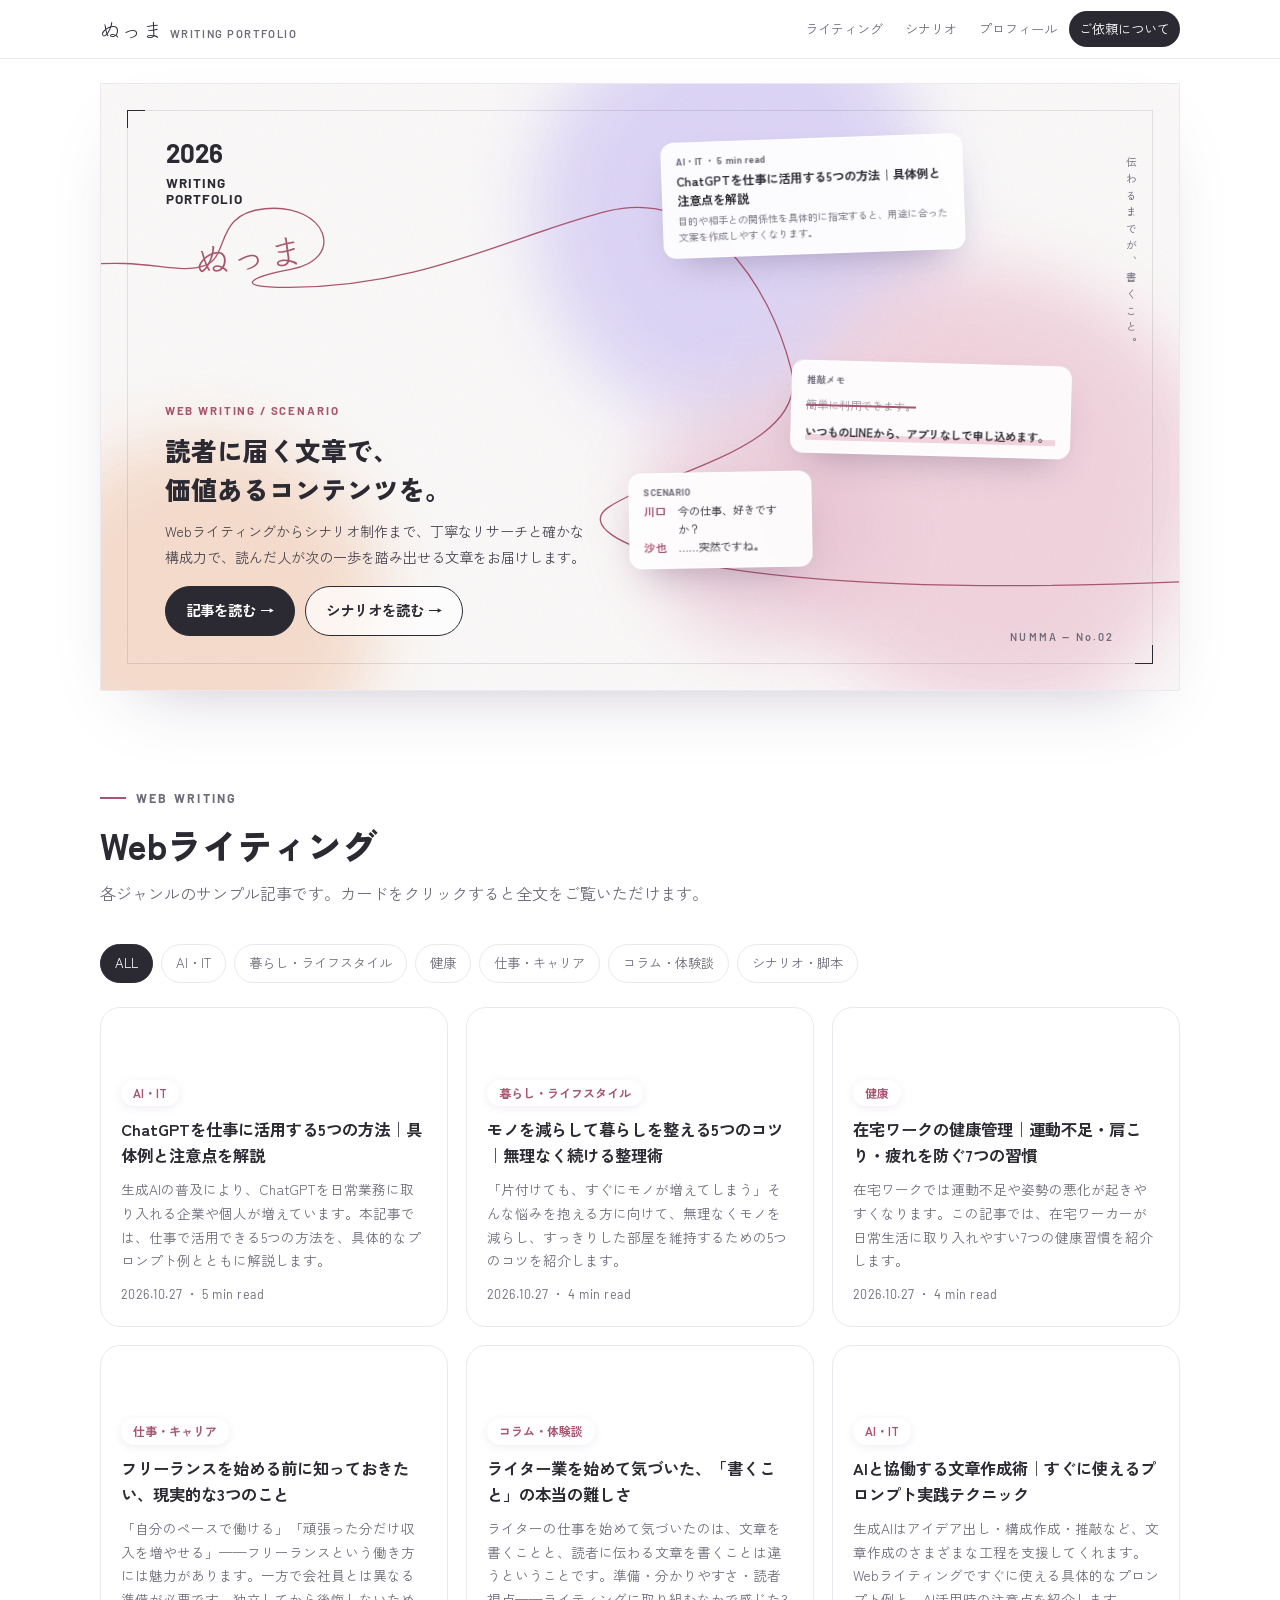
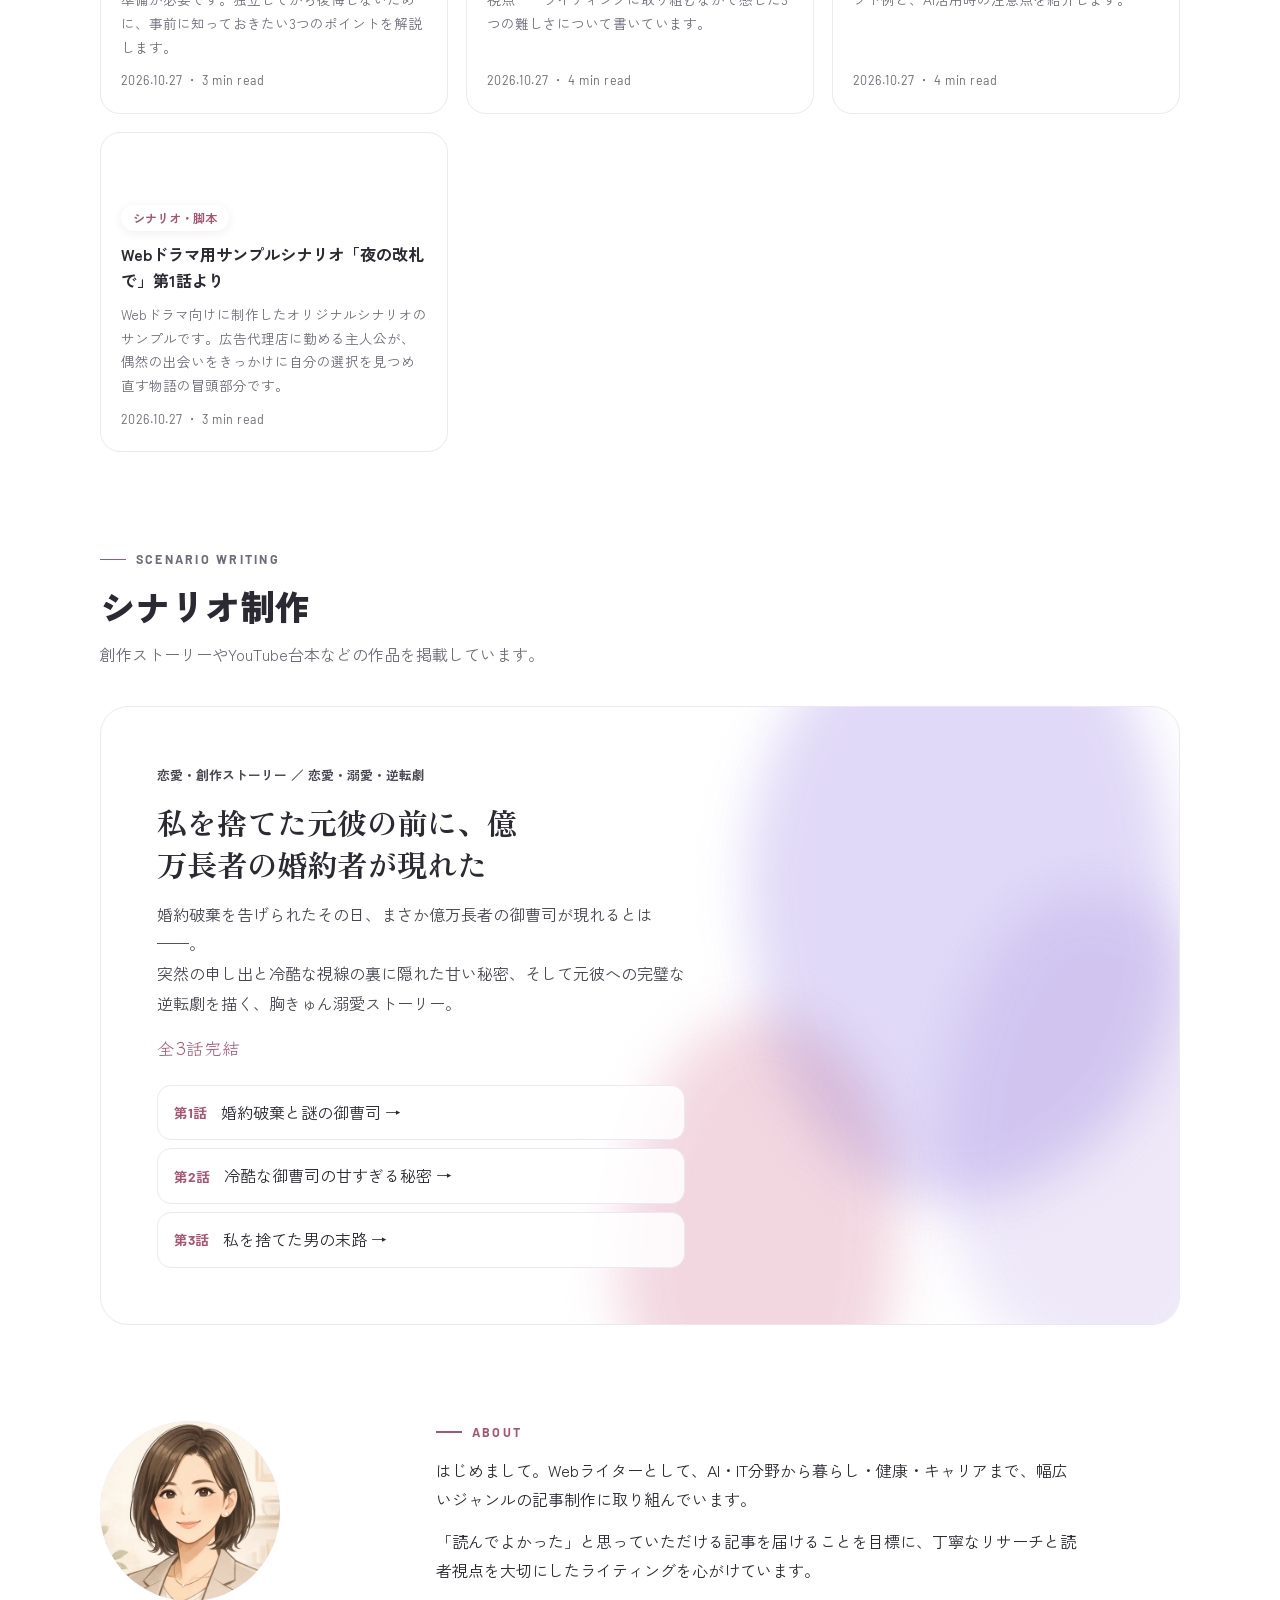
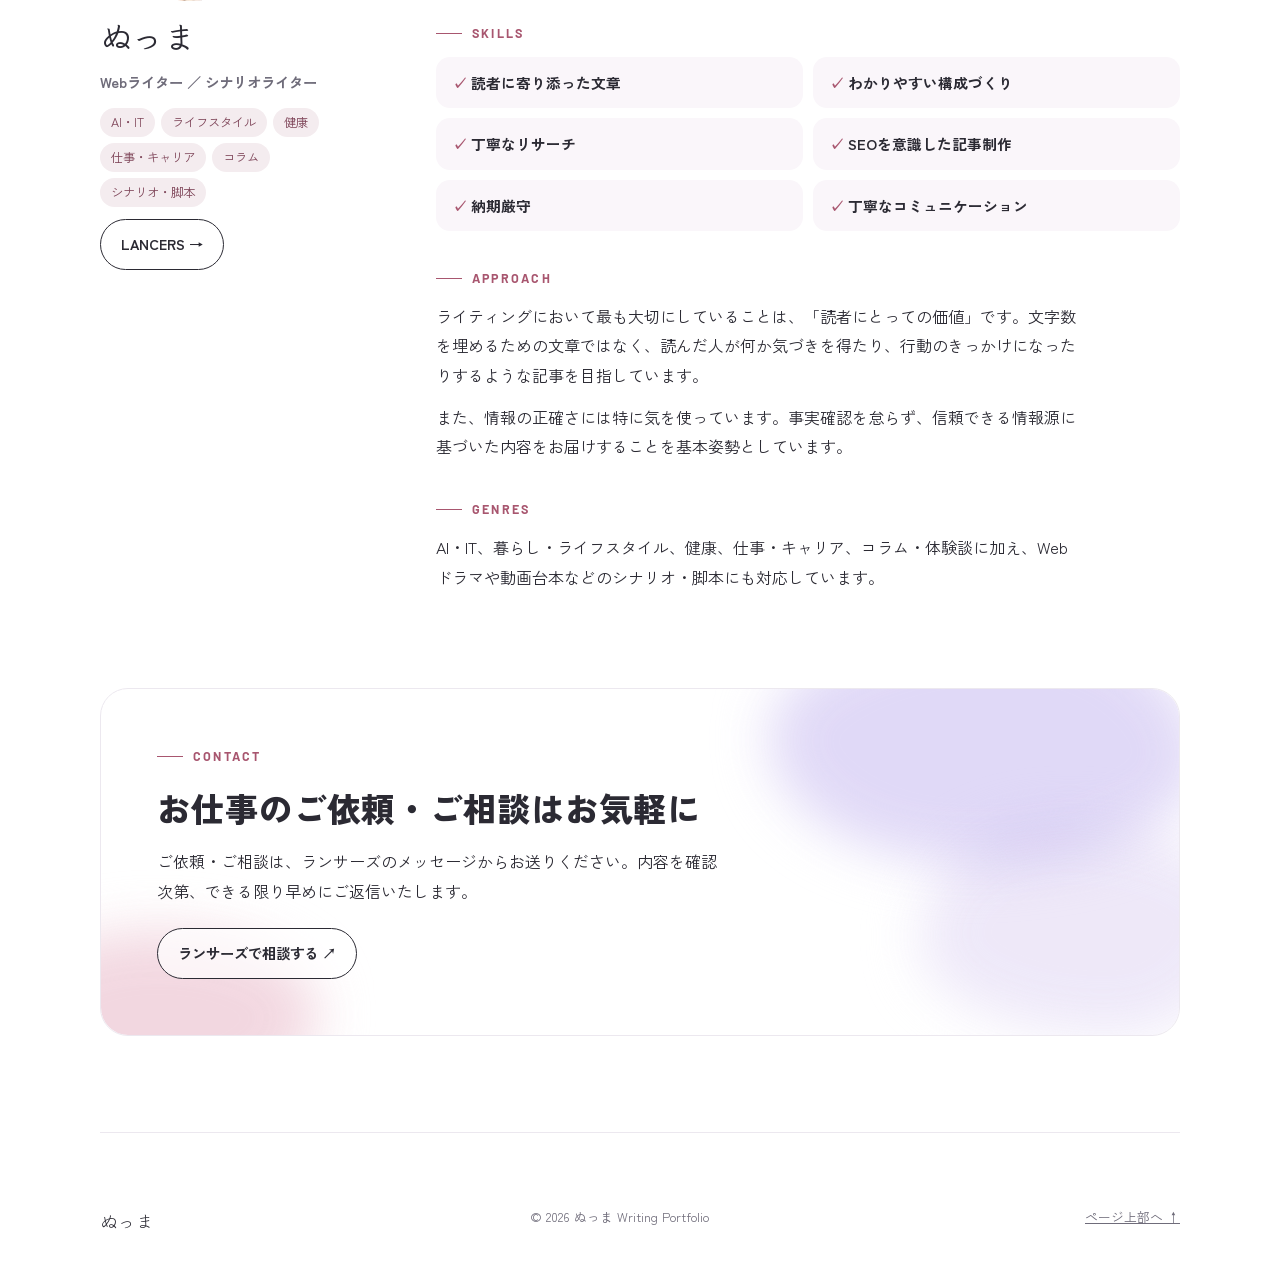
<file: lancers.html>
<!DOCTYPE html>
<html lang="ja">
<head>
<meta charset="utf-8">
<meta name="viewport" content="width=device-width, initial-scale=1, viewport-fit=cover">
<title>ぬっま ライティングポートフォリオ</title>
<meta name="claude:viewport-fit-sides" content="cover">
<meta name="description" content="AIから暮らし・健康・キャリアまで、幅広いジャンルに対応するWebライターのポートフォリオです。">
<link rel="preconnect" href="https://fonts.googleapis.com">
<link rel="preconnect" href="https://fonts.gstatic.com" crossorigin>
<link rel="stylesheet" href="https://fonts.googleapis.com/css2?family=Klee+One:wght@600&family=Zen+Kaku+Gothic+New:wght@400;500;700;900&family=Barlow:wght@600;700&family=Zen+Old+Mincho:wght@600;700&display=swap">
<style>
/* Layout: 表紙ページ（白地＋ぼかした色の重なり＋一本線のドローイング）をトップに置き、その下は白い余白の多い1カラム。紙のポートフォリオの印象に合わせ、意図的にライトのみ。 */
:root{
  color-scheme:light;
  --paper:#ffffff; --ink:#2b2a33; --muted:#6f6c7a; --line:#ece8ef; --soft:#faf6fa;
  --pink:#e8509b; --pink-soft:#fde7f2; --lav:#b9a2f2;
  --b1:#f6b8d8; --b2:#d9c3ff; --b3:#ff9fcb; --b4:#ffd0e6;
  --f-hand:"Klee One","Hiragino Maru Gothic ProN","Yu Gothic",cursive;
  --f-body:"Zen Kaku Gothic New","Hiragino Sans","Yu Gothic","Meiryo",sans-serif;
  --f-label:"Barlow","Zen Kaku Gothic New",sans-serif;
}
*{box-sizing:border-box}
[hidden]{display:none!important}
html{scroll-behavior:smooth;scroll-padding-top:68px}
@media (prefers-reduced-motion:reduce){html{scroll-behavior:auto}*{animation:none!important;transition:none!important}}
body{margin:0;background:var(--paper);color:var(--ink);font-family:var(--f-body);font-size:1rem;line-height:1.85;
  padding-left:max(16px,env(safe-area-inset-left,0px));padding-right:max(16px,env(safe-area-inset-right,0px))}
body::before{content:"";position:fixed;inset:0 0 auto;height:env(safe-area-inset-top,0px);z-index:10;background:var(--paper)}
a{color:inherit}
a:focus-visible,button:focus-visible,summary:focus-visible,select:focus-visible,input:focus-visible,textarea:focus-visible{outline:3px solid var(--pink);outline-offset:3px}
h1,h2,h3,h4,p{margin:0}
h1,h2,h3{line-height:1.4;text-wrap:balance}
.wrap{max-width:1080px;margin:0 auto}

/* header */
.top{position:sticky;top:env(safe-area-inset-top,0px);z-index:6;background:rgba(255,255,255,.88);backdrop-filter:blur(10px);
  margin-left:calc(-1*max(16px,env(safe-area-inset-left,0px)));margin-right:calc(-1*max(16px,env(safe-area-inset-right,0px)));
  padding-left:max(16px,env(safe-area-inset-left,0px));padding-right:max(16px,env(safe-area-inset-right,0px));border-bottom:1px solid var(--line)}
.top .wrap{height:58px;display:flex;align-items:center;gap:16px}
.top .logo{font-family:var(--f-hand);font-size:1.3rem;text-decoration:none;line-height:1}
.top .logo small{font-family:var(--f-label);font-weight:600;font-size:.7rem;letter-spacing:.14em;color:var(--muted);margin-left:.6em}
.top nav{margin-left:auto;display:flex;gap:2px;overflow-x:auto;scrollbar-width:none}
.top nav::-webkit-scrollbar{display:none}
.top nav a{font-size:.82rem;padding:6px 10px;border-radius:999px;text-decoration:none;color:var(--muted);white-space:nowrap}
.top nav a:hover,.top nav a[aria-current="page"]{color:var(--ink);background:var(--soft)}
.top nav a.cta{background:var(--ink);color:#fff}
@media (max-width:640px){.top nav a.opt{display:none}}

/* cover = the reference "top page" */
.cover{position:relative;margin-top:24px;aspect-ratio:16/9;max-height:78vh;width:100%;background:var(--paper);overflow:hidden;
  border:1px solid var(--line);box-shadow:0 18px 50px rgba(120,80,130,.10);container-type:inline-size}
@media (max-width:700px){.cover{aspect-ratio:auto;min-height:660px;max-height:none}.top .logo small{display:none}.cover .catch > p:first-child{display:none}}
.blobs{position:absolute;inset:0;pointer-events:none}
.blobs i{position:absolute;display:block;filter:blur(clamp(10px,2.2cqw,26px));mix-blend-mode:multiply;opacity:.9;animation:drift 18s ease-in-out infinite alternate}
.blobs i:nth-child(1){left:20%;top:-6%;width:34%;height:62%;background:var(--b2);border-radius:58% 42% 55% 45%/48% 60% 40% 52%}
.blobs i:nth-child(2){left:40%;top:4%;width:42%;height:54%;background:var(--b4);border-radius:44% 56% 40% 60%/55% 42% 58% 45%;animation-duration:22s}
.blobs i:nth-child(3){left:6%;top:48%;width:40%;height:52%;background:var(--b1);border-radius:50% 50% 38% 62%/60% 46% 54% 40%;animation-duration:20s}
.blobs i:nth-child(4){left:42%;top:40%;width:34%;height:58%;background:var(--b3);opacity:.75;border-radius:62% 38% 52% 48%/40% 58% 42% 60%;animation-duration:24s}
.blobs i:nth-child(5){left:64%;top:20%;width:24%;height:62%;background:#f590c0;opacity:.6;border-radius:40% 60% 46% 54%/62% 38% 62% 38%;animation-duration:26s}
@keyframes drift{from{transform:translate(0,0) rotate(0)}to{transform:translate(2%,-3%) rotate(6deg)}}
.cover .label{position:absolute;left:8%;top:13%;font-family:var(--f-label);font-weight:700;line-height:1.15;color:#3a3742;z-index:2}
.cover .label b{display:block;font-size:max(18px,2.6cqw);letter-spacing:.02em}
.cover .label span{display:block;font-size:max(12px,1.5cqw);letter-spacing:.05em;margin-top:.6em}
.cover .line{position:absolute;left:0;top:24%;width:100%;height:30%;z-index:2;overflow:visible}
.cover .line path{fill:none;stroke:var(--pink);stroke-width:1.6;stroke-linecap:round;stroke-dasharray:2600;stroke-dashoffset:2600;animation:draw 3.2s .3s ease-out forwards}
@keyframes draw{to{stroke-dashoffset:0}}
.cover .sig{position:absolute;left:13%;top:30%;font-family:var(--f-hand);color:var(--pink);font-size:max(26px,4.2cqw);line-height:1;z-index:3;transform:rotate(-6deg)}
.cover .name{position:absolute;right:7%;bottom:8%;font-family:var(--f-label);font-weight:700;letter-spacing:.08em;font-size:max(12px,1.35cqw);color:#3a3742;z-index:2}
.cover .catch{position:absolute;left:8%;bottom:9%;max-width:min(560px,58%);z-index:2;display:grid;gap:.6em}
.cover .catch h1{font-size:max(19px,2.4cqw);font-weight:900;line-height:1.5}
.cover .catch p{font-size:max(13px,1.15cqw);color:#4a4652;line-height:1.8}
@media (max-width:700px){
  .cover .label{left:20px;top:22px}.cover .sig{left:30px;top:128px}.cover .line{top:104px;height:110px;width:170%;left:-12%}
  .cover .catch{left:20px;right:20px;bottom:56px;max-width:none}.cover .name{right:20px;bottom:20px}}
.cover-actions{display:flex;gap:10px;flex-wrap:wrap;margin-top:6px}

/* buttons */
.btn{display:inline-flex;align-items:center;gap:.4em;padding:.75em 1.4em;border-radius:999px;font-weight:700;font-size:.9rem;text-decoration:none;border:1.5px solid var(--ink);background:var(--ink);color:#fff;cursor:pointer;font-family:inherit}
.btn.ghost{background:rgba(255,255,255,.7);color:var(--ink)}
.btn.pink{background:var(--pink);border-color:var(--pink)}
.btn:hover{transform:translateY(-1px)}

/* sections */
section.sec{padding-block:96px 0}
.sec-head{display:grid;gap:10px;margin-bottom:36px;max-width:44em}
.eyebrow{font-family:var(--f-label);font-weight:700;letter-spacing:.18em;font-size:.78rem;color:var(--pink);text-transform:uppercase;display:flex;align-items:center;gap:.8em}
.eyebrow::before{content:"";width:26px;height:1.5px;background:var(--pink)}
.sec-head h2{font-size:clamp(1.55rem,3.4vw,2.2rem);font-weight:900}
.sec-head p{color:var(--muted)}
.note{font-size:.8rem;color:var(--muted)}
footer{max-width:1080px;margin:0 auto;padding-block:72px 40px;display:flex;justify-content:space-between;gap:12px;flex-wrap:wrap;font-size:.8rem;color:var(--muted);border-top:1px solid var(--line);margin-top:96px}
footer .logo{font-family:var(--f-hand);font-size:1.1rem;color:var(--ink)}

.filters{display:flex;flex-wrap:wrap;gap:8px;margin-bottom:24px}
.filters button{font:inherit;font-size:.82rem;padding:6px 14px;border-radius:999px;border:1px solid var(--line);background:#fff;color:var(--muted);cursor:pointer}
.filters button.on{background:var(--ink);border-color:var(--ink);color:#fff}
.articles{display:grid;grid-template-columns:repeat(3,1fr);gap:18px}
@media (max-width:900px){.articles{grid-template-columns:1fr 1fr}}
@media (max-width:600px){.articles{grid-template-columns:1fr}}
.art{font:inherit;color:inherit;text-align:left;cursor:pointer;background:#fff;border:1px solid var(--line);border-radius:20px;padding:0 0 20px;display:flex;flex-direction:column;gap:10px;overflow:hidden;transition:transform .2s,box-shadow .2s;min-width:0}
.art:hover{transform:translateY(-3px);box-shadow:0 14px 34px rgba(120,80,130,.12)}
.art::before{content:"";display:block;height:92px;background:radial-gradient(50% 90% at 25% 30%,var(--b2),transparent 70%),radial-gradient(55% 90% at 75% 70%,var(--b1),transparent 70%),var(--soft)}
.art[data-g="健康"]::before{background:radial-gradient(50% 90% at 30% 40%,#c8f0dc,transparent 70%),radial-gradient(55% 90% at 75% 60%,var(--b4),transparent 70%),var(--soft)}
.art[data-g="仕事・キャリア"]::before{background:radial-gradient(50% 90% at 30% 40%,#ffe0bd,transparent 70%),radial-gradient(55% 90% at 75% 60%,var(--b1),transparent 70%),var(--soft)}
.art[data-g="暮らし・ライフスタイル"]::before{background:radial-gradient(50% 90% at 30% 40%,#fff0c2,transparent 70%),radial-gradient(55% 90% at 75% 60%,var(--b4),transparent 70%),var(--soft)}
.art[data-g="シナリオ・脚本"]::before{background:radial-gradient(50% 90% at 30% 40%,#c9cdf6,transparent 70%),radial-gradient(55% 90% at 75% 60%,var(--b3),transparent 70%),var(--soft)}
.art > *{margin:0 20px}
.art .g{align-self:flex-start;margin-top:-30px;background:#fff;border-radius:999px;padding:2px 12px;font-size:.75rem;font-weight:700;color:var(--pink);box-shadow:0 2px 8px rgba(120,80,130,.1)}
.art b{font-size:1.02rem;line-height:1.6}
.art p{font-size:.85rem;color:var(--muted);line-height:1.75}
.art small{margin-top:auto;font-family:var(--f-label);font-size:.78rem;color:var(--muted);letter-spacing:.04em}
.story{position:relative;border-radius:28px;overflow:hidden;border:1px solid var(--line)}
.story .blobs i:nth-child(1){left:60%;top:-20%;width:40%;height:100%}
.story .blobs i:nth-child(2){left:78%;top:30%;width:30%;height:80%}
.story .blobs i:nth-child(3){left:48%;top:50%;width:26%;height:70%}
.st-in{position:relative;z-index:1;padding:clamp(26px,5vw,56px);display:grid;gap:14px;max-width:640px}
.g2{font-size:.8rem;font-weight:700;color:var(--pink)}
.st-in h3{font-family:"Zen Old Mincho",var(--f-body);font-size:clamp(1.4rem,3vw,1.9rem)}
.st-in p{color:#4a4652}
.done{font-family:var(--f-hand);color:var(--pink)!important;font-size:1.1rem}
.eps{list-style:none;margin:6px 0 0;padding:0;display:grid;gap:8px}
.eps button{width:100%;font:inherit;text-align:left;cursor:pointer;background:rgba(255,255,255,.85);border:1px solid var(--line);border-radius:14px;padding:12px 16px;display:flex;gap:14px;align-items:center;color:var(--ink)}
.eps button:hover{border-color:var(--pink)}
.eps span{font-family:var(--f-label);font-weight:700;color:var(--pink);font-size:.85rem;white-space:nowrap}
.prof{display:grid;grid-template-columns:280px 1fr;gap:56px;align-items:start}
@media (max-width:780px){.prof{grid-template-columns:1fr;gap:32px}}
.prof-side{display:grid;gap:12px;justify-items:start;position:sticky;top:90px}
@media (max-width:780px){.prof-side{position:static}}
.avatar{width:180px;max-width:100%;aspect-ratio:1;border-radius:50%;display:grid;place-items:center;
  background:radial-gradient(circle at 30% 30%,var(--b2),transparent 60%),radial-gradient(circle at 70% 70%,var(--b1),transparent 60%),var(--b4)}
.avatar span{font-family:var(--f-hand);font-size:3.4rem;color:var(--pink)}
.prof-side h2{font-family:var(--f-hand);font-size:2rem;font-weight:600}
.role{font-weight:700;color:var(--muted);font-size:.9rem}
.chips{list-style:none;margin:0;padding:0;display:flex;flex-wrap:wrap;gap:6px}
.chips li{font-size:.78rem;padding:3px 11px;border-radius:999px;background:var(--pink-soft);color:#a12b66}
.prof-main{display:grid;gap:36px;min-width:0}
.prof-main > div{display:grid;gap:12px}
.prof-main p{max-width:40em}
.skills{list-style:none;margin:0;padding:0;display:grid;grid-template-columns:1fr 1fr;gap:10px}
@media (max-width:560px){.skills{grid-template-columns:1fr}}
.skills li{padding:12px 16px;border-radius:14px;background:var(--soft);font-weight:700;font-size:.92rem}
.skills li::before{content:"✓ ";color:var(--pink)}
.contact-card{position:relative;border-radius:28px;overflow:hidden;border:1px solid var(--line)}
.contact-card .blobs i:nth-child(1){left:62%;top:-20%;width:40%;height:70%}
.contact-card .blobs i:nth-child(2){left:76%;top:40%;width:30%;height:60%}
.contact-card .blobs i:nth-child(3){left:-10%;top:70%;width:30%;height:50%}
.cc-in{position:relative;z-index:1;padding:clamp(26px,5vw,56px);display:grid;gap:16px;max-width:680px}
.cc-in h2{font-size:clamp(1.5rem,3.2vw,2.1rem);font-weight:900}
.form{display:grid;gap:14px;background:rgba(255,255,255,.88);border:1px solid var(--line);border-radius:20px;padding:22px}
.f2{display:grid;gap:6px}
.f2 label{font-weight:700;font-size:.88rem}
.f2 em{font-style:normal;font-size:.7rem;color:#fff;background:var(--pink);border-radius:4px;padding:1px 6px;margin-left:8px}
.f2 input,.f2 select,.f2 textarea{font:inherit;font-size:.95rem;padding:10px 12px;border:1px solid #ddd6e2;border-radius:10px;background:#fff;color:var(--ink);width:100%}
.err{color:#b4235f;font-size:.85rem}
.form code{font-family:var(--f-label);font-weight:600;color:var(--ink);user-select:all}
dialog#reader{width:min(820px,100% - 24px);max-height:calc(100% - 32px);padding:0;border:none;border-radius:22px;box-shadow:0 30px 80px rgba(60,30,70,.3);color:var(--ink);background:#fff;overflow:auto}
dialog#reader::backdrop{background:rgba(43,42,51,.45);backdrop-filter:blur(3px)}
.r-bar{position:sticky;top:0;z-index:1;display:flex;justify-content:space-between;align-items:center;gap:12px;padding:12px 20px;background:rgba(255,255,255,.95);border-bottom:1px solid var(--line)}
.r-bar span{font-size:.8rem;font-weight:700;color:var(--pink)}
.r-bar button{font:inherit;font-size:.82rem;border:1px solid var(--line);background:#fff;border-radius:999px;padding:4px 14px;cursor:pointer;color:var(--ink)}
.r-body{padding:clamp(22px,5vw,52px);display:grid;gap:1.1em}
.r-body h2{font-family:"Zen Old Mincho",var(--f-body);font-size:clamp(1.35rem,3vw,1.8rem);line-height:1.5;margin-bottom:.4em}
#r-text{display:grid;gap:1em;font-size:1rem;line-height:2}
#r-text h3{font-size:1.2rem;margin-top:1.2em;padding-bottom:.3em;border-bottom:2px solid var(--b1)}
#r-text h4{font-size:1.02rem;margin-top:.4em}
#r-text ul{margin:0;padding:14px 18px 14px 2.2em;background:var(--soft);border-radius:12px}
#r-text .pr{background:#fff7fb;border:1px solid var(--b4);border-left:4px solid var(--pink);border-radius:10px;padding:12px 16px;font-size:.92rem;line-height:1.85}
#r-text .pr small{display:block;font-weight:700;color:var(--pink);font-size:.75rem}
#r-text .scene{font-weight:700;background:var(--soft);border-radius:8px;padding:6px 12px;margin-top:.8em}
#r-text .ln{display:grid;grid-template-columns:7.5em 1fr;gap:.8em}
#r-text .ln b{color:#7a4a68;font-weight:700}
@media (max-width:560px){#r-text .ln{grid-template-columns:1fr;gap:0}}
#r-text .end{text-align:right;font-family:var(--f-hand);color:var(--pink)}
.r-nav{display:flex;justify-content:space-between;gap:10px;flex-wrap:wrap}
.r-nav button{font:inherit;font-weight:700;cursor:pointer;background:var(--ink);color:#fff;border:none;border-radius:999px;padding:10px 20px}

.avatar{position:relative;overflow:hidden}
.avatar img{position:absolute;inset:0;width:100%;height:100%;object-fit:cover}

.addr{font-size:.88rem;color:var(--muted)}
.addr code{font-family:var(--f-label);font-weight:600;color:var(--ink);user-select:all;margin-right:8px}
.copy{font:inherit;font-size:.75rem;padding:2px 10px;border-radius:999px;border:1px solid var(--line);background:#fff;cursor:pointer;color:var(--ink)}

/* ===== AI版：トーンを落ち着かせる（ビビッドなピンクを減らす） ===== */
:root{
  --pink:#a8566f; --pink-soft:#f4ecef; --lav:#c9bdf0;
  --b1:#f1d3dd; --b2:#ddd5f6; --b3:#f6dccb; --b4:#ece6f8;
  --ink2:#2b2a33;
}
.btn.pink{background:var(--ink);border-color:var(--ink)}
.chips li{background:var(--pink-soft);color:#7d4357}
.r-ba > div:last-child{background:#f3eff7}
.r-shot,.col{border-color:var(--line)}

/* ===== 表紙 ===== */
.hero2{position:relative;margin-top:24px}
.cv{position:relative;width:100%;aspect-ratio:16/9;max-height:82vh;overflow:hidden;background:#fbfaf9;
  border:1px solid var(--line);box-shadow:0 30px 70px -40px rgba(70,50,90,.35);container-type:inline-size}
.cv-bg i{position:absolute;display:block;filter:blur(3.2cqw);opacity:.95;animation:drift 22s ease-in-out infinite alternate}
.cv-bg i:nth-child(1){left:40%;top:-14%;width:38%;height:70%;background:var(--b2);border-radius:58% 42% 55% 45%/48% 60% 40% 52%}
.cv-bg i:nth-child(2){left:62%;top:30%;width:40%;height:74%;background:var(--b1);border-radius:44% 56% 40% 60%/55% 42% 58% 45%;animation-duration:26s}
.cv-bg i:nth-child(3){left:-8%;top:58%;width:34%;height:56%;background:var(--b3);border-radius:50% 50% 38% 62%/60% 46% 54% 40%;animation-duration:24s}
.cv-bg i:nth-child(4){left:50%;top:52%;width:22%;height:40%;background:#e9c4d3;opacity:.7;border-radius:62% 38% 52% 48%/40% 58% 42% 60%;animation-duration:28s}
.cv-grain{position:absolute;inset:0;opacity:.35;mix-blend-mode:multiply;pointer-events:none;
  background-image:url("data:image/svg+xml,%3Csvg xmlns='http://www.w3.org/2000/svg' width='160' height='160'%3E%3Cfilter id='n'%3E%3CfeTurbulence type='fractalNoise' baseFrequency='.9' numOctaves='2' stitchTiles='stitch'/%3E%3CfeColorMatrix values='0 0 0 0 .4  0 0 0 0 .35  0 0 0 0 .45  0 0 0 .18 0'/%3E%3C/filter%3E%3Crect width='100%25' height='100%25' filter='url(%23n)'/%3E%3C/svg%3E")}
.cv-frame{position:absolute;inset:2.4cqw;border:1px solid rgba(43,42,51,.12);pointer-events:none}
.cv-frame::before,.cv-frame::after{content:"";position:absolute;width:1.6cqw;height:1.6cqw;border:1.5px solid var(--ink2)}
.cv-frame::before{left:-1px;top:-1px;border-right:0;border-bottom:0}
.cv-frame::after{right:-1px;bottom:-1px;border-left:0;border-top:0}
.cv-label{position:absolute;left:6%;top:9%;font-family:var(--f-label);font-weight:700;line-height:1.15;color:var(--ink2);z-index:3}
.cv-label b{display:block;font-size:max(18px,2.4cqw)}
.cv-label span{display:block;font-size:max(11px,1.25cqw);letter-spacing:.08em;margin-top:.6em}
.cv-vert{position:absolute;right:3.6%;top:12%;writing-mode:vertical-rl;font-size:max(10px,1cqw);letter-spacing:.5em;color:var(--muted);z-index:3}
.cv-no{position:absolute;right:6%;bottom:7%;font-family:var(--f-label);font-weight:600;font-size:max(10px,1cqw);letter-spacing:.2em;color:var(--muted);z-index:3}
.cv-line{position:absolute;inset:0;width:100%;height:100%;z-index:2;overflow:visible;pointer-events:none}
.cv-line path{fill:none;stroke:var(--pink);stroke-width:1.3;stroke-linecap:round;vector-effect:non-scaling-stroke;stroke-dasharray:3000;stroke-dashoffset:3000;animation:draw 3.6s .2s ease-out forwards}
.cv-line circle{fill:var(--pink)}
.cv-sig{position:absolute;left:8.5%;top:25%;font-family:var(--f-hand);color:var(--pink);font-size:max(24px,3.4cqw);line-height:1;z-index:3;transform:rotate(-6deg)}
.fl{position:absolute;z-index:4;background:rgba(255,255,255,.82);backdrop-filter:blur(6px);-webkit-backdrop-filter:blur(6px);
  border:1px solid rgba(255,255,255,.9);border-radius:1.2cqw;padding:1.1cqw 1.3cqw;box-shadow:0 1.6cqw 3.6cqw -1.6cqw rgba(60,40,80,.35);
  font-size:max(10px,1.05cqw);line-height:1.55;color:var(--ink2);animation:float 7s ease-in-out infinite alternate}
.fl small{display:flex;align-items:center;gap:.5em;font-family:var(--f-label);font-weight:700;font-size:.82em;letter-spacing:.06em;color:var(--muted);margin-bottom:.35em}
.fl small i{width:.6em;height:.6em;border-radius:50%;display:inline-block}
.fl .q{background:#f1f0f3;border-radius:.9em .9em .9em .2em;padding:.45em .7em}
.fl .a{margin-top:.45em;margin-left:16%;background:#e4f3e8;border-radius:.9em .9em .2em .9em;padding:.45em .7em}
.fl b.pct{font-family:var(--f-label);color:var(--pink);margin-left:.4em}
.fl .big{display:block;font-family:var(--f-label);font-weight:700;font-size:1.7em;letter-spacing:.01em;font-variant-numeric:tabular-nums;line-height:1.2}
.fl svg{display:block;width:100%;height:2.6em;margin-top:.3em;overflow:visible}
.f1{left:52%;top:9%;width:28%;transform:rotate(-2deg)}
.f2{left:64%;top:46%;width:26%;transform:rotate(1.5deg);animation-delay:-2s}
.f3{left:49%;top:64%;width:17%;transform:rotate(-1deg);animation-delay:-4s}
@keyframes float{from{translate:0 0}to{translate:0 -0.8cqw}}
.catch2{position:absolute;left:6%;bottom:9%;max-width:min(460px,40%);z-index:5;display:grid;gap:.6em}
.catch2 .eb{font-family:var(--f-label);font-weight:700;letter-spacing:.16em;font-size:.72rem;color:var(--pink)}
.catch2 h1{font-size:clamp(1.25rem,2vw,1.75rem);font-weight:900;line-height:1.5}
.catch2 p{font-size:.88rem;color:#4a4652;line-height:1.85}
.catch2 .cover-actions{margin-top:.4em}
@media (max-width:1000px){
  .catch2{max-width:44%}.catch2 p{display:none}.catch2 .cover-actions{flex-wrap:nowrap}.catch2 .btn{padding:.65em 1.1em;font-size:.82rem}
}
@media (max-width:760px){
  .cv{aspect-ratio:4/5;max-height:none}
  .cv-label{left:8%;top:6.5%}.cv-label b{font-size:6cqw}.cv-label span{font-size:3.2cqw}
  .cv-sig{left:12%;top:22.5%;font-size:8cqw}
  .cv-vert{font-size:2.6cqw;right:5%;top:7%}
  .cv-no{font-size:2.5cqw;right:7%;bottom:5.5%}
  .cv-frame{inset:3.5cqw}
  .fl{font-size:3cqw;border-radius:3cqw;padding:2.6cqw 3cqw;box-shadow:0 4cqw 8cqw -4cqw rgba(60,40,80,.35)}
  .f1{left:31%;top:30%;width:61%}
  .f2{left:7%;top:59%;width:53%}
  .f3{left:64%;top:63%;width:29%}
  .f3 .big{font-size:1.45em}
  @keyframes float{from{translate:0 0}to{translate:0 -1.6cqw}}
  .cv-bg i{filter:blur(7cqw)}
  .catch2{position:static;max-width:none;padding:28px 4px 0}
  .catch2 p{display:block}
  .catch2 h1{font-size:clamp(1.3rem,6.2vw,1.55rem);word-break:keep-all;overflow-wrap:anywhere}
}


/* ライティング版の紙片カード */
.fl.paper{background:rgba(255,255,255,.9)}
.fl .ttl{font-weight:700;font-size:1.08em;line-height:1.5}
.fl .ex{margin-top:.4em;color:#6f6c7a;font-size:.9em}
.fl s{color:#9a96a2;text-decoration-color:var(--pink);text-decoration-thickness:1.5px}
.fl .fix{margin-top:.25em;font-weight:700;background:linear-gradient(transparent 62%,#f1d3dd 62%)}
.fl .ln{display:grid;grid-template-columns:2.6em 1fr;gap:.4em}
.fl .ln b{color:var(--pink);font-weight:700}
@media (max-width:760px){.f3.paper{left:57%;width:36%}.fl .ln{grid-template-columns:2.1em 1fr;gap:.3em}}

</style>
</head>
<body>
<header class="top">
  <div class="wrap">
    <a class="logo" href="#top">ぬっま<small>WRITING PORTFOLIO</small></a>
    <nav aria-label="メニュー">
      <a href="#writing">ライティング</a>
      <a class="opt" href="#scenario">シナリオ</a>
      <a class="opt" href="#profile">プロフィール</a>
      <a class="cta" href="#contact">ご依頼について</a>
    </nav>
  </div>
</header>

<main class="wrap" id="top">
  <section class="hero2" aria-label="表紙">
    <div class="cv" role="img" aria-label="表紙：ぬっま Webライティングポートフォリオ。記事、推敲メモ、シナリオの一部をイメージした紙片">
      <div class="cv-bg" aria-hidden="true"><i></i><i></i><i></i><i></i></div>
      <div class="cv-grain" aria-hidden="true"></div>
      <div class="cv-frame" aria-hidden="true"></div>
      <p class="cv-label" aria-hidden="true"><b>2026</b><span>WRITING<br>PORTFOLIO</span></p>
      <p class="cv-vert" aria-hidden="true">伝わるまでが、書くこと。</p>
      <svg class="cv-line" viewBox="0 0 1000 1000" preserveAspectRatio="none" aria-hidden="true"><path d="M-20 300 C 40 286, 70 316, 96 300 C 120 286, 104 214, 152 206 C 210 196, 228 290, 176 306 C 140 318, 120 336, 172 336 C 300 336, 380 250, 470 210 C 560 170, 620 330, 640 470 C 660 600, 520 640, 470 700 C 430 750, 560 860, 1030 820"/></svg>
      <span class="cv-sig" aria-hidden="true">ぬっま</span>
      <div class="fl f1 paper" aria-hidden="true"><small>AI・IT ・ 5 min read</small><p class="ttl">ChatGPTを仕事に活用する5つの方法｜具体例と注意点を解説</p><p class="ex">目的や相手との関係性を具体的に指定すると、用途に合った文案を作成しやすくなります。</p></div>
      <div class="fl f2 paper" aria-hidden="true"><small>推敲メモ</small><p><s>簡単に利用できます。</s></p><p class="fix">いつものLINEから、アプリなしで申し込めます。</p></div>
      <div class="fl f3 paper" aria-hidden="true"><small>SCENARIO</small><p class="ln"><b>川口</b>今の仕事、好きですか？</p><p class="ln"><b>沙也</b>……突然ですね。</p></div>
      <p class="cv-no" aria-hidden="true">NUMMA — No.02</p>
    </div>
    <div class="catch2">
      <p class="eb">WEB WRITING / SCENARIO</p>
      <h1>読者に届く文章で、<br>価値あるコンテンツを。</h1>
      <p>Webライティングからシナリオ制作まで、丁寧なリサーチと確かな構成力で、読んだ人が次の一歩を踏み出せる文章をお届けします。</p>
      <div class="cover-actions"><a class="btn" href="#writing">記事を読む →</a><a class="btn ghost" href="#scenario">シナリオを読む →</a></div>
    </div>
  </section>

  <section class="sec" id="writing" aria-labelledby="h-writing">
    <div class="sec-head"><p class="eyebrow">Web writing</p><h2 id="h-writing">Webライティング</h2><p>各ジャンルのサンプル記事です。カードをクリックすると全文をご覧いただけます。</p></div>
    <div class="filters" role="group" aria-label="ジャンルで絞り込む">
      <button type="button" class="on" data-f="all">ALL</button><button type="button" data-f="AI・IT">AI・IT</button><button type="button" data-f="暮らし・ライフスタイル">暮らし・ライフスタイル</button><button type="button" data-f="健康">健康</button><button type="button" data-f="仕事・キャリア">仕事・キャリア</button><button type="button" data-f="コラム・体験談">コラム・体験談</button><button type="button" data-f="シナリオ・脚本">シナリオ・脚本</button>
    </div>
    <div class="articles">
      <button type="button" class="art" data-g="AI・IT" data-open="a-chatgpt"><span class="g">AI・IT</span><b>ChatGPTを仕事に活用する5つの方法｜具体例と注意点を解説</b><p>生成AIの普及により、ChatGPTを日常業務に取り入れる企業や個人が増えています。本記事では、仕事で活用できる5つの方法を、具体的なプロンプト例とともに解説します。</p><small>2026.10.27 ・ 5 min read</small></button>
      <button type="button" class="art" data-g="暮らし・ライフスタイル" data-open="a-minimal"><span class="g">暮らし・ライフスタイル</span><b>モノを減らして暮らしを整える5つのコツ｜無理なく続ける整理術</b><p>「片付けても、すぐにモノが増えてしまう」そんな悩みを抱える方に向けて、無理なくモノを減らし、すっきりした部屋を維持するための5つのコツを紹介します。</p><small>2026.10.27 ・ 4 min read</small></button>
      <button type="button" class="art" data-g="健康" data-open="a-health"><span class="g">健康</span><b>在宅ワークの健康管理｜運動不足・肩こり・疲れを防ぐ7つの習慣</b><p>在宅ワークでは運動不足や姿勢の悪化が起きやすくなります。この記事では、在宅ワーカーが日常生活に取り入れやすい7つの健康習慣を紹介します。</p><small>2026.10.27 ・ 4 min read</small></button>
      <button type="button" class="art" data-g="仕事・キャリア" data-open="a-freelance"><span class="g">仕事・キャリア</span><b>フリーランスを始める前に知っておきたい、現実的な3つのこと</b><p>「自分のペースで働ける」「頑張った分だけ収入を増やせる」——フリーランスという働き方には魅力があります。一方で会社員とは異なる準備が必要です。独立してから後悔しないために、事前に知っておきたい3つのポイントを解説します。</p><small>2026.10.27 ・ 3 min read</small></button>
      <button type="button" class="art" data-g="コラム・体験談" data-open="a-journey"><span class="g">コラム・体験談</span><b>ライター業を始めて気づいた、「書くこと」の本当の難しさ</b><p>ライターの仕事を始めて気づいたのは、文章を書くことと、読者に伝わる文章を書くことは違うということです。準備・分かりやすさ・読者視点——ライティングに取り組むなかで感じた3つの難しさについて書いています。</p><small>2026.10.27 ・ 4 min read</small></button>
      <button type="button" class="art" data-g="AI・IT" data-open="a-aiwriting"><span class="g">AI・IT</span><b>AIと協働する文章作成術｜すぐに使えるプロンプト実践テクニック</b><p>生成AIはアイデア出し・構成作成・推敲など、文章作成のさまざまな工程を支援してくれます。Webライティングですぐに使える具体的なプロンプト例と、AI活用時の注意点を紹介します。</p><small>2026.10.27 ・ 4 min read</small></button>
      <button type="button" class="art" data-g="シナリオ・脚本" data-open="s-night"><span class="g">シナリオ・脚本</span><b>Webドラマ用サンプルシナリオ「夜の改札で」第1話より</b><p>Webドラマ向けに制作したオリジナルシナリオのサンプルです。広告代理店に勤める主人公が、偶然の出会いをきっかけに自分の選択を見つめ直す物語の冒頭部分です。</p><small>2026.10.27 ・ 3 min read</small></button>
    </div>
  </section>

  <section class="sec" id="scenario" aria-labelledby="h-scen">
    <div class="sec-head"><p class="eyebrow">Scenario writing</p><h2 id="h-scen">シナリオ制作</h2><p>創作ストーリーやYouTube台本などの作品を掲載しています。</p></div>
    <article class="story">
      <div class="blobs" aria-hidden="true"><i></i><i></i><i></i></div>
      <div class="st-in">
        <p class="g2">恋愛・創作ストーリー ／ 恋愛・溺愛・逆転劇</p>
        <h3>私を捨てた元彼の前に、億万長者の婚約者が現れた</h3>
        <p>婚約破棄を告げられたその日、まさか億万長者の御曹司が現れるとは——。<br>突然の申し出と冷酷な視線の裏に隠れた甘い秘密、そして元彼への完璧な逆転劇を描く、胸きゅん溺愛ストーリー。</p>
        <p class="done">全3話完結</p>
        <ol class="eps">
          <li><button type="button" data-open="s-ep1"><span>第1話</span>婚約破棄と謎の御曹司 →</button></li>
          <li><button type="button" data-open="s-ep2"><span>第2話</span>冷酷な御曹司の甘すぎる秘密 →</button></li>
          <li><button type="button" data-open="s-ep3"><span>第3話</span>私を捨てた男の末路 →</button></li>
        </ol>
      </div>
    </article>
  </section>

  <section class="sec" id="profile" aria-labelledby="h-prof">
    <div class="prof">
      <div class="prof-side">
        <div class="avatar"><span aria-hidden="true">ぬ</span><img src="[data-uri]" alt="ぬっまのプロフィールイラスト"></div>
        <h2 id="h-prof">ぬっま</h2>
        <p class="role">Webライター ／ シナリオライター</p>
        <ul class="chips"><li>AI・IT</li><li>ライフスタイル</li><li>健康</li><li>仕事・キャリア</li><li>コラム</li><li>シナリオ・脚本</li></ul>
        <a class="btn ghost" data-platform="cw" href="" target="_blank" rel="noopener" hidden>CROWDWORKS →</a><a class="btn ghost" data-platform="lancers" href="" target="_blank" rel="noopener" hidden>LANCERS →</a>
      </div>
      <div class="prof-main">
        <div><p class="eyebrow">About</p><p>はじめまして。Webライターとして、AI・IT分野から暮らし・健康・キャリアまで、幅広いジャンルの記事制作に取り組んでいます。</p><p>「読んでよかった」と思っていただける記事を届けることを目標に、丁寧なリサーチと読者視点を大切にしたライティングを心がけています。</p></div>
        <div><p class="eyebrow">Skills</p><ul class="skills"><li>読者に寄り添った文章</li><li>わかりやすい構成づくり</li><li>丁寧なリサーチ</li><li>SEOを意識した記事制作</li><li>納期厳守</li><li>丁寧なコミュニケーション</li></ul></div>
        <div><p class="eyebrow">Approach</p><p>ライティングにおいて最も大切にしていることは、「読者にとっての価値」です。文字数を埋めるための文章ではなく、読んだ人が何か気づきを得たり、行動のきっかけになったりするような記事を目指しています。</p><p>また、情報の正確さには特に気を使っています。事実確認を怠らず、信頼できる情報源に基づいた内容をお届けすることを基本姿勢としています。</p></div>
        <div><p class="eyebrow">Genres</p><p>AI・IT、暮らし・ライフスタイル、健康、仕事・キャリア、コラム・体験談に加え、Webドラマや動画台本などのシナリオ・脚本にも対応しています。</p></div>
      </div>
    </div>
  </section>

  <section class="sec" id="contact" aria-labelledby="h-contact">
    <div class="contact-card">
      <div class="blobs" aria-hidden="true"><i></i><i></i><i></i></div>
      <div class="cc-in">
        <p class="eyebrow">Contact</p>
        <h2 id="h-contact">お仕事のご依頼・ご相談はお気軽に</h2>
        <p id="c-text" data-platform-only data-list="クラウドワークス・ランサーズ">ご依頼・ご相談は、クラウドワークス・ランサーズのメッセージからお送りください。内容を確認次第、できる限り早めにご返信いたします。</p>
        <div class="cover-actions" id="c-links">
          <a class="btn ghost" data-platform="cw" href="" target="_blank" rel="noopener" hidden>クラウドワークスで相談する ↗</a>
          <a class="btn ghost" data-platform="lancers" href="" target="_blank" rel="noopener" hidden>ランサーズで相談する ↗</a>
        </div>
      </div>
    </div>
  </section>
</main>

<footer><span class="logo">ぬっま</span><span>© 2026 ぬっま Writing Portfolio</span><a href="#top">ページ上部へ ↑</a></footer>

<dialog id="reader" aria-labelledby="r-title">
  <div class="r-bar"><span id="r-genre"></span><button type="button" id="r-close">閉じる ×</button></div>
  <article class="r-body"><h2 id="r-title"></h2><div id="r-text"></div><p class="note" id="r-note"></p><div class="r-nav" id="r-nav"></div></article>
</dialog>

<script>
(function(){
  // 絞り込み
  var btns=document.querySelectorAll('.filters button'),cards=document.querySelectorAll('.art');
  btns.forEach(function(b){b.addEventListener('click',function(){
    btns.forEach(function(x){x.classList.toggle('on',x===b);x.setAttribute('aria-pressed',x===b)});
    cards.forEach(function(c){c.hidden=!(b.dataset.f==='all'||c.dataset.g===b.dataset.f)});
  })});

  // 本文リーダー
  var dlg=document.getElementById('reader');
  var esc=function(s){return s.replace(/[&<>"]/g,function(c){return {'&':'&amp;','<':'&lt;','>':'&gt;','"':'&quot;'}[c]})};
  function render(src){
    var out=[],lines=src.textContent.trim().split('\n'),list=null,pr=null;
    var flush=function(){if(list){out.push('<ul>'+list.join('')+'</ul>');list=null}if(pr){out.push('<div class="pr"><small>プロンプト例</small>'+pr.join('<br>')+'</div>');pr=null}};
    lines.forEach(function(l){
      l=l.trim(); if(!l) return;
      if(l.indexOf('- ')===0){ if(pr)flush(); (list=list||[]).push('<li>'+esc(l.slice(2))+'</li>'); return; }
      if(l.indexOf('> ')===0){ if(list)flush(); (pr=pr||[]).push(esc(l.slice(2))); return; }
      flush();
      if(l.indexOf('### ')===0) out.push('<h4>'+esc(l.slice(4))+'</h4>');
      else if(l.indexOf('## ')===0) out.push('<h3>'+esc(l.slice(3))+'</h3>');
      else if(l.indexOf('○ ')===0) out.push('<p class="scene">'+esc(l.slice(2))+'</p>');
      else if(l.indexOf('——')===0) out.push('<p class="end">'+esc(l)+'</p>');
      else { var m=l.match(/^([^　「『。、！？]{1,14}?)　(.+)$/); if(m && src.id.charAt(0)==='s') out.push('<p class="ln"><b>'+esc(m[1])+'</b><span>'+esc(m[2])+'</span></p>'); else out.push('<p>'+esc(l)+'</p>'); }
    });
    flush(); return out.join('');
  }
  function open(id){
    var s=document.getElementById(id); if(!s) return;
    document.getElementById('r-genre').textContent=s.dataset.genre;
    document.getElementById('r-title').textContent=s.dataset.title;
    document.getElementById('r-text').innerHTML=render(s);
    document.getElementById('r-note').textContent='※ 本記事はWebライティングのポートフォリオ用に制作したサンプル記事です。'+(s.dataset.note?s.dataset.note:'');
    var nav='';
    if(s.dataset.prev) nav+='<button type="button" data-open="'+s.dataset.prev+'">← 前の話へ</button>';
    if(s.dataset.next) nav+='<button type="button" data-open="'+s.dataset.next+'">次の話へ →</button>';
    document.getElementById('r-nav').innerHTML=nav;
    if(!dlg.open){ if(dlg.showModal) dlg.showModal(); else dlg.setAttribute('open',''); }
    dlg.querySelector('.r-body').scrollTop=0; dlg.scrollTop=0;
  }
  document.addEventListener('click',function(e){var t=e.target.closest('[data-open]'); if(t){e.preventDefault();open(t.dataset.open)}});
  document.getElementById('r-close').addEventListener('click',function(){dlg.close?dlg.close():dlg.removeAttribute('open')});
  dlg.addEventListener('click',function(e){if(e.target===dlg)dlg.close()});

  // ===== 窓口の切り替え =====
  // MODE: 'direct' = 公式LINE・メールを表示 / 'platform' = クラウドソーシング経由のみ
  // URLに ?from=cw / ?from=lancers / ?from=coconala を付けると、そのサービスだけを案内します（常に platform 表示）
  var MODE='platform';
  var PROFILE={
    cw:'https://crowdworks.jp/public/employees/6863785',
    lancers:'https://www.lancers.jp/profile/suwaccc',
    coconala:''   // ココナラのプロフィールURLを入れるとボタンが表示されます
  };
  var names={cw:'クラウドワークス',lancers:'ランサーズ',coconala:'ココナラ'};
  var from='lancers';
  if(names[from]) MODE='platform';
  document.querySelectorAll('[data-direct]').forEach(function(el){ el.hidden=MODE!=='direct'; });
  document.querySelectorAll('[data-platform-only]').forEach(function(el){ el.hidden=MODE!=='platform'; });
  document.querySelectorAll('[data-platform]').forEach(function(a){
    var p=a.dataset.platform, show=PROFILE[p] && (!names[from] || from===p);
    a.hidden=!show; if(show) a.href=PROFILE[p];
  });
  var ct=document.getElementById('c-text');
  if(ct && MODE==='platform'){
    ct.textContent='ご依頼・ご相談は、'+(names[from]||ct.dataset.list)+'のメッセージからお送りください。内容を確認次第、できる限り早めにご返信いたします。';
  }
  document.querySelectorAll('[data-xlink]').forEach(function(a){
    a.href = MODE==='direct' ? a.dataset.xdirect : a.dataset.xplatform + ({cw:'cw.html',lancers:'lancers.html'}[from] || (names[from] ? '?from='+from : ''));
  });
  document.querySelectorAll('[data-copy]').forEach(function(b){b.addEventListener('click',function(){
    var t=document.getElementById(b.dataset.copy),x=t.textContent.trim(),orig=b.textContent;
    var ok=function(){b.textContent='コピーしました';setTimeout(function(){b.textContent=orig},1800)};
    var sel=function(){var r=document.createRange();r.selectNodeContents(t);var s=getSelection();s.removeAllRanges();s.addRange(r)};
    if(navigator.clipboard&&navigator.clipboard.writeText){navigator.clipboard.writeText(x).then(ok,sel)}else sel();
  })});
})();
</script>

<script type="text/plain" id="a-chatgpt" data-genre="AI・IT" data-title="ChatGPTを仕事に活用する5つの方法｜具体例と注意点を解説">
生成AIの普及により、ChatGPTを日常業務に取り入れる企業や個人が増えています。しかし、「便利そうだけれど、具体的に何ができるのか分からない」という方もいるのではないでしょうか。
ChatGPTは、文章作成や情報整理、アイデア出しなど、さまざまな業務を補助できるAIツールです。適切に活用することで、作業時間の短縮や業務の効率化につながります。
本記事では、ChatGPTを仕事で活用する5つの方法を、具体的な指示文（プロンプト）とともに紹介します。
## 1. メールやビジネス文書の作成
ChatGPTは、ビジネスメールや報告書、案内文などの下書き作成に活用できます。
例えば、取引先との打ち合わせ日程を変更したい場合、次のように指示します。
> 「取引先に送る打ち合わせ日程変更のメールを作成してください。変更理由は社内会議の延長です。丁寧で簡潔な文章にし、代替日程を提案する内容にしてください。」
このように、文章の目的や相手との関係性、伝えたい内容を具体的に指定すると、用途に合った文案を作成しやすくなります。
作成された文章はそのまま送信せず、事実関係や敬語表現、相手に失礼のない内容になっているか確認しましょう。
## 2. 情報収集とリサーチ
ChatGPTは、調べたいテーマの概要を把握したり、情報を整理したりする際にも役立ちます。
例えば、新しい業界について調べる場合、次のように指示できます。
> 「SaaS業界について、初心者にも分かるように説明してください。市場の特徴、代表的なサービス、企業が導入するメリットを項目別に整理してください。」
最初に全体像を把握することで、その後の調査を進めやすくなります。
ただし、AIが生成する情報には誤りが含まれる場合があります。Web検索機能を利用できる環境であっても、情報が必ず正しいとは限りません。
特に、企業情報や料金、法律、医療などの情報は、公式サイトや公的機関の資料を確認することが重要です。
## 3. データ整理とリスト作成
ChatGPTは、収集した情報を表形式に整理したり、指定した条件で分類したりする作業にも活用できます。
例えば、企業情報を管理する場合は、次のような指示が考えられます。
> 「以下の企業情報を、企業名・所在地・事業内容・公式サイトURLの4項目に整理してください。情報が不足している項目は推測せず、『未確認』と記載してください。」
情報を統一した形式に整理することで、ExcelやGoogleスプレッドシートで管理しやすくなります。
また、重複データの確認や、表記の統一などにも活用できます。
ただし、AIが企業名や所在地を取り違える可能性もあるため、最終的には参照元と照合する必要があります。
## 4. アイデア出しと業務改善
ChatGPTは、課題を整理し、改善策を検討する際の相談相手としても利用できます。
例えば、日常業務で時間がかかっている作業について、次のように質問します。
> 「毎週、複数のExcelファイルから売上データを集計しています。作業時間を短縮するための方法を、導入しやすい順に5つ提案してください。」
このように具体的な業務内容を伝えることで、作業手順の見直しや自動化のアイデアを得られます。
提案された方法をすべて採用する必要はありません。費用や導入の難易度、現在の業務環境を考慮しながら、実行可能な方法を選ぶことが大切です。
## 5. マニュアルや手順書の作成
業務マニュアルの作成にもChatGPTを活用できます。
例えば、新入社員向けの作業手順書を作成する場合、次のように指示します。
> 「以下の作業手順を、新入社員向けのマニュアルに整理してください。作業の目的、具体的な手順、注意点の3項目に分け、専門用語には簡単な説明を加えてください。」
箇条書きのメモや既存の資料をもとに、読みやすい構成へ整理することができます。
また、作成したマニュアルについて「初心者が迷いやすい箇所を指摘してください」と依頼すれば、改善点を見つける手助けにもなります。
ただし、AIは実際の社内ルールや業務環境を完全には把握していません。完成したマニュアルは、業務担当者による確認が必要です。
## ChatGPTを業務で利用する際の3つの注意点
ChatGPTを安全かつ効果的に活用するためには、次の3点を意識しましょう。
### 1. 個人情報や機密情報の取り扱いに注意する
顧客情報や社外秘の資料などを入力する際は、会社の利用規程や契約条件を確認する必要があります。
利用するサービスや契約プランによって、データの取り扱いに関する設定や条件が異なるためです。
### 2. 出力された情報を必ず確認する
ChatGPTは、もっともらしい文章で誤った情報を生成することがあります。
特に数値や固有名詞、法律・医療に関する内容は、信頼できる情報源で裏付けを取りましょう。
### 3. AIに任せる範囲を決める
AIは文章の下書きや情報整理を得意としますが、最終的な判断まで任せることは適切ではありません。
AIに任せる作業と、人間が確認・判断する作業を分けることで、品質を維持しながら効率化を進められます。
## まとめ
ChatGPTは、文章作成、情報収集、データ整理、業務改善、マニュアル作成など、幅広い業務で活用できます。
効果的に使うためのポイントは、目的や条件を具体的に伝えること、生成された情報を確認すること、そして小さな業務から導入することです。
まずは日常的に時間がかかっている作業を一つ選び、ChatGPTでどこまで効率化できるか試してみましょう。
AIを補助ツールとして適切に活用することが、業務改善への第一歩となります。
</script>

<script type="text/plain" id="a-health" data-genre="健康" data-title="在宅ワークの健康管理｜運動不足・肩こり・疲れを防ぐ7つの習慣" data-note="本記事は一般的な健康情報を紹介するものであり、個別の診断や治療を目的としたものではありません。">
在宅ワークは通勤時間を削減できる一方、長時間座ったまま作業を続けたり、仕事と休憩の切り替えが難しくなったりすることがあります。
「以前より体を動かす機会が減った」「夕方になると肩や腰がつらい」「仕事が終わっても疲れが取れない」と感じている方もいるのではないでしょうか。
在宅ワークを快適に続けるためには、日常生活の中で無理なく健康管理を行うことが大切です。
この記事では、在宅ワーカーが取り入れやすい7つの健康習慣を紹介します。
## 1. 毎朝できるだけ同じ時間に起きる
在宅ワークでは通勤の必要がないため、起床時間が不規則になりやすい場合があります。
しかし、生活リズムが乱れると、睡眠や日中の活動にも影響することがあります。
まずは、休日を含めて起床時間を大きく変えないことを意識しましょう。
起床後にカーテンを開け、自然光を浴びることも生活リズムを整えるための工夫の一つです。
朝の時間に余裕があれば、軽いストレッチや散歩を取り入れるのもよいでしょう。
## 2. 長時間座り続けない
在宅ワークでは、パソコンの前に座ったまま数時間が経過することもあります。
長時間の座位行動は、健康への悪影響が指摘されています。
そのため、作業の合間に立ち上がり、体を動かす時間を設けることが大切です。
例えば、次のような方法があります。
- 30〜60分を目安に立ち上がる
- 飲み物を取りに行く
- 室内を数分間歩く
- 立った状態で軽く体を伸ばす
一度に長時間運動することが難しくても、日常の中で座り続ける時間を減らす工夫はできます。
## 3. パソコン作業の姿勢を見直す
肩こりや腰の負担を軽減するためには、作業環境の見直しも重要です。
特に、ノートパソコンを使用している場合、画面をのぞき込むような姿勢になりやすいため注意しましょう。
作業環境を整える際は、次の点を確認してみてください。
- 椅子に深く腰掛け、背中を支えられる状態にする
- 足裏が床や足台につくようにする
- 肩に余計な力が入らない位置にキーボードを置く
- 画面を無理なく見られる高さや距離に調整する
外付けのキーボードやモニターを利用すると、姿勢を調整しやすくなる場合もあります。
ただし、正しい姿勢を意識するだけでなく、同じ姿勢を長時間続けないことも大切です。
## 4. 目を休める時間をつくる
パソコンやスマートフォンの画面を長時間見続けると、目の疲れや乾燥を感じることがあります。
作業中は意識的に画面から目を離し、遠くを見るなどして休憩を取りましょう。
また、画面の明るさや文字の大きさを調整し、無理なく見られる環境を整えることも重要です。
目の疲れが強い場合や症状が続く場合は、眼科などの医療機関に相談しましょう。
## 5. 昼休みに軽い運動を取り入れる
在宅ワークでは、意識しなければ外出する機会が少なくなることがあります。
そこで、昼休みなどを利用して短時間のウォーキングを取り入れる方法があります。
例えば、昼食後に近所を10分程度歩く、買い物を兼ねて外出するなど、日常生活に組み込むと続けやすくなります。
外出が難しい日は、室内での足踏みや軽い体操でも構いません。
大切なのは、無理のない範囲で体を動かす機会を増やすことです。
## 6. 仕事と休憩の時間を分ける
自宅で仕事をしていると、仕事と私生活の境界が曖昧になりやすい場合があります。
休憩を取らずに作業を続けたり、終業後も仕事のことを考え続けたりすると、十分に休めないことがあります。
そのため、始業時間・休憩時間・終業時間をあらかじめ決めておくとよいでしょう。
例えば、午前中に集中して作業し、昼休みにはパソコンから離れるなど、時間帯ごとに行動を切り替える方法があります。
また、終業後に散歩や読書などの時間を設けることで、仕事から私生活へ気持ちを切り替えるきっかけになります。
## 7. 睡眠時間を確保する
健康的に働き続けるためには、十分な睡眠も欠かせません。
睡眠時間には個人差がありますが、成人では一般的に6時間以上を目安として、必要な睡眠時間を確保することが推奨されています。
また、睡眠時間だけでなく、起床時に休養感があるかどうかも重要です。
睡眠環境を整えるために、次のような工夫を取り入れてみましょう。
- 就寝前は仕事を控える
- 寝室の温度や明るさを調整する
- 夕方以降のカフェイン摂取に注意する
- 休日も生活リズムを大きく崩さない
十分に眠っているつもりでも、日中の強い眠気や疲労が続く場合は、医療機関への相談を検討してください。
## まとめ
在宅ワークでは、通勤がなくなることで活動量が減ったり、仕事と休憩の切り替えが難しくなったりする場合があります。
健康管理のために、特別な運動や大きな生活改善を一度に始める必要はありません。
まずは、こまめに立ち上がる、昼休みに少し歩く、睡眠時間を確保するなど、取り入れやすい習慣から始めてみましょう。
自分の体調や生活スタイルに合わせて、無理なく続けられる方法を見つけることが大切です。
</script>

<script type="text/plain" id="a-freelance" data-genre="仕事・キャリア" data-title="フリーランスを始める前に知っておきたい、現実的な3つのこと">
## フリーランスへの期待と現実
「自分のペースで働ける」「頑張った分だけ収入を増やせる」
フリーランスという働き方に、こうした魅力を感じる方も多いでしょう。
一方で、毎月決まった給与が支払われるわけではなく、仕事の獲得から経理処理まで、自分で管理する必要があります。
独立してから後悔しないために、事前に知っておきたい3つのポイントを解説します。
## 1. 収入が安定するまでには時間がかかる
フリーランスの収入は、受注する案件の数や単価によって変動します。
特に独立直後は、継続的に仕事を依頼してくれるクライアントが少なく、月によって収入に大きな差が出ることもあります。
例えば、月20万円の収入を目標にしていても、案件の終了や発注の延期によって、予定どおりの金額を得られるとは限りません。
そのため、独立前には一定の生活資金を確保しておくことが重要です。
生活費の6ヶ月分程度を一つの目安としながら、税金・社会保険料・事業経費も含めて必要な資金を計算しましょう。
必要な貯蓄額は、生活環境や仕事の見通しによって異なります。
## 2. 営業や経理も仕事の一部になる
フリーランスは、専門業務だけをしていればよいわけではありません。
案件の獲得、クライアントとの連絡、スケジュール管理、請求書の発行、確定申告など、さまざまな業務が発生します。
例えば、ライターとして1日5時間働いていても、そのすべてを記事の執筆に使えるとは限りません。
案件探しや打ち合わせ、修正対応などにも時間が必要です。
こうした作業を効率化するには、早い段階で仕組みを整えることが役立ちます。
- 会計ソフトで収入と経費を管理する
- 請求書のテンプレートを用意する
- カレンダーで納期を一元管理する
- 定型的な連絡文を保存しておく
必要に応じて専門家への外注も検討し、本業に集中できる環境を作ることが大切です。
## 3. 副業から始めるとリスクを抑えられる
フリーランスに興味があっても、すぐに会社を辞める必要はありません。
現在の仕事を続けながら、副業として小さな案件に取り組む方法もあります。
例えば、Webライターを目指す場合は、クラウドソーシングサービスで記事作成の案件に応募し、仕事の流れを経験することから始められます。
実際に取り組むことで、必要な作業時間や自分の得意分野、無理なく対応できる案件数などが見えてきます。
また、継続的な依頼を受けられるようになれば、独立後の収入を見通す材料にもなります。
ただし、副業を始める際は勤務先の就業規則や労働時間、税金に関するルールも確認しておきましょう。
収入を確保しながら経験を積むことは、独立に伴うリスクを抑える方法の一つです。
## まとめ
フリーランスには、働く時間や仕事を選びやすいという魅力があります。
一方で、収入の変動や事務作業への対応など、会社員とは異なる準備が必要です。
独立を考えている方は、まず生活資金を確認し、必要な業務を把握したうえで、副業などを通じて経験を積むことから始めてみてはいかがでしょうか。
自分に合った働き方を見極めながら、無理のない計画を立てることが大切です。
</script>

<script type="text/plain" id="a-minimal" data-genre="暮らし・ライフスタイル" data-title="モノを減らして暮らしを整える5つのコツ｜無理なく続ける整理術">
「部屋をすっきりさせたいけれど、何から手をつければいいか分からない」「片付けても、すぐにモノが増えてしまう」
そんな悩みを抱えている方もいるのではないでしょうか。
モノを減らすことは、単に持ち物を捨てることではありません。自分にとって必要なモノを見極め、管理しやすい暮らしをつくることが目的です。
この記事では、無理なくモノを減らし、すっきりした部屋を維持するための5つのコツを紹介します。
## 1. まずは小さな場所から始める
部屋全体を一度に片付けようとすると、作業量の多さに負担を感じることがあります。
最初は、引き出し1段や財布の中、洗面台の収納など、短時間で整理できる場所から始めましょう。
例えば、引き出しを整理する場合は、中身をすべて取り出して、使っているモノと使っていないモノに分けます。
不要なモノを取り除いたら、残すモノを使いやすい位置に戻します。
小さな場所でも整理を終えることで、次の片付けに取り組みやすくなります。
## 2. モノを手放す基準を決める
片付けが進まない原因の一つは、何を残すか判断できないことです。
そこで、あらかじめ判断基準を決めておくと整理しやすくなります。
例えば、次のような基準が考えられます。
- 1年以上使っていない
- 同じ用途のモノを複数持っている
- 壊れていて使用できない
- 現在の生活スタイルに合っていない
ただし、使用頻度だけで判断する必要はありません。
防災用品や冠婚葬祭用の衣類など、普段は使わなくても必要なモノがあります。
大切なのは、使用頻度だけでなく、今後の必要性も含めて判断することです。
## 3. 迷ったモノは保留にする
「使っていないけれど、捨てるのはもったいない」と感じるモノもあるでしょう。
そのような場合は、無理に処分せず、保留用の箱を用意する方法があります。
迷っているモノを箱にまとめ、見直す日を決めておきます。
一定期間が過ぎたら、実際に使ったか、今後必要になるかを改めて確認しましょう。
一度時間を置くことで、必要性を落ち着いて判断しやすくなります。
ただし、保留用の箱が増え続けると収納を圧迫するため、箱の数や保管期間には上限を設けることが大切です。
## 4. モノの定位置を決める
不要なモノを減らしても、収納場所が決まっていなければ部屋は散らかりやすくなります。
そこで、日常的に使うモノには定位置を設けましょう。
例えば、鍵は玄関のトレー、郵便物は専用のボックス、充電器はデスクの引き出しなど、使う場所に近い位置に収納すると便利です。
また、収納スペースに余裕を持たせることも重要です。
収納を詰め込みすぎると、必要なモノを取り出しにくくなり、片付けの負担が増えてしまいます。
使いやすさを優先して収納方法を考えることで、整理された状態を維持しやすくなります。
## 5. 新しいモノを増やす前に確認する
片付けた状態を長く維持するには、モノを減らすだけでなく、増やしすぎない工夫も必要です。
買い物をする前に、次の3点を確認してみましょう。
- 同じ用途のモノをすでに持っていないか
- 購入後、どこに収納するか
- 一時的な欲しさではなく、継続して使う予定があるか
例えば、便利そうなキッチン用品を見つけても、似た機能の道具をすでに持っている場合があります。
購入前に手持ちのモノを確認することで、重複した買い物を防ぎやすくなります。
また、必要なモノまで我慢する必要はありません。暮らしを快適にするために、本当に必要なモノを選ぶことが大切です。
## まとめ
モノを減らすことは、持ち物の数を競うことではありません。
自分にとって必要なモノを残し、使いやすく管理できる状態をつくることが目的です。
まずは小さな場所から整理を始め、手放す基準や収納場所を決めてみましょう。
無理のない方法を少しずつ取り入れることで、整理された暮らしを維持しやすくなります。
</script>

<script type="text/plain" id="a-journey" data-genre="コラム・体験談" data-title="ライター業を始めて気づいた、「書くこと」の本当の難しさ">
## 「書くのが好き」と「伝わる文章を書く」は違う
ライターの仕事を始めて気づいたのは、文章を書くことと、読者に伝わる文章を書くことは違うということです。
自分の考えを自由に書くのであれば、思いついた順番に言葉を並べても問題ありません。しかし、Web記事ではそうはいきません。
読者が何を知りたいのか、どの順番で説明すれば理解しやすいのかを考える必要があります。
自分が書きたいことではなく、読者が知りたいことを届ける。
この視点を持つことが、ライターとして最初に感じた難しさでした。
## 1. 書く前の準備に時間がかかる
実際に記事を作成してみると、文章を書いている時間よりも、情報を調べたり構成を考えたりする時間が長くなることがあります。
特に、知識が十分でないテーマでは、まず自分自身が内容を理解しなければなりません。
調べた情報が正しいかを確認し、必要な内容を整理してから、ようやく執筆に取りかかれます。
また、情報を集めるだけでは記事になりません。
読者にとって必要な情報を選び、どの順番で伝えるかを決める作業も重要です。
最近はAIツールを活用して情報整理や構成案の作成を効率化していますが、内容の正確性を確認することは欠かせません。
文章の質は、書き始める前の準備にも左右される。
ライティングに取り組むなかで、そう感じるようになりました。
## 2. 知っていることを分かりやすく説明するのは難しい
自分では理解しているつもりでも、文章にすると説明が足りなかったり、専門用語を使いすぎたりすることがあります。
例えば、ITに関する記事では、普段からパソコンを使っている人には当たり前の言葉でも、初心者には伝わらない場合があります。
そのため、記事を書くときは「初めて読む人でも理解できるか」を意識するようにしています。
具体的には、次のような点を確認しています。
- 専門用語には必要に応じて説明を加える
- 一文に多くの情報を詰め込まない
- 抽象的な説明には具体例を添える
- 同じ内容を繰り返していないか確認する
文章を書き終えたあとに読み返すと、不要な言葉や説明不足に気づくことも少なくありません。
書くことだけでなく、読み直して整えることもライターの重要な仕事だと感じています。
## 3. 読者の立場で考えることが欠かせない
ライティングで特に意識しているのは、読者の疑問を置き去りにしないことです。
例えば、便利なサービスを紹介する記事で「簡単に利用できます」と書くだけでは、何が簡単なのか伝わりません。
「専用アプリのインストールが不要」「普段使っているLINEから申し込める」など、具体的な内容を示すことで、読者は利用する場面を想像しやすくなります。
実際に、薬局のLINE調剤受付サービスについて体験記事を作成した際には、利用方法だけでなく、以前と比べて待ち時間がどのように変わったのかを具体的に伝えることの重要性を学びました。
自分にとって当たり前の経験でも、数字や行動の変化を加えることで、読み手に伝わりやすくなります。
こうした工夫を積み重ねることが、文章の説得力につながると考えています。
## おわりに｜書くことは、伝えること
ライターの仕事を始めてから、文章に対する考え方が変わりました。
以前は、文章を書くこと自体に意識が向いていました。しかし今は、書いた文章が相手にどう伝わるかを考えるようになっています。
情報を正確に調べること、分かりやすく整理すること、読者の立場で読み直すこと。
どれも地道な作業ですが、記事の質を高めるためには欠かせません。
まだ学ぶことは多いものの、一つひとつの経験を次の執筆に生かしながら、読者にとって価値のある文章を書けるライターを目指していきたいと思います。
</script>

<script type="text/plain" id="a-aiwriting" data-genre="AI・IT" data-title="AIと協働する文章作成術｜すぐに使えるプロンプト実践テクニック">
## AIは文章を書くための補助ツール
生成AIの普及によって、文章作成の方法は大きく変化しています。
記事のアイデア出しから構成案の作成、文章の推敲まで、さまざまな工程でAIを活用できるようになりました。
一方で、AIが生成した文章をそのまま公開すればよいわけではありません。内容が正しいか、読者の疑問に答えているか、読みやすい表現になっているかを確認する必要があります。
重要なのは、AIにすべてを任せるのではなく、人間が目的と品質を管理することです。
この記事では、Webライティングで活用できる具体的なプロンプトと、AIを使う際の注意点を紹介します。
## 1. アイデア出し｜記事の切り口を広げる
記事のテーマが決まっていても、どのような内容にすればよいか迷うことがあります。
そんなときは、AIに複数の切り口を提案してもらうと、発想を広げるきっかけになります。
> あなたはWebメディアの編集者です。
> 「在宅ワークの運動不足対策」をテーマに記事を作成します。
> 想定読者は、在宅勤務を始めたばかりの30〜40代です。
> 読者が抱えやすい悩みを5つ挙げ、それぞれに対応する記事の切り口を提案してください。
> 専門知識がなくても理解でき、日常生活で実践しやすい内容を優先してください。
このように、テーマだけでなく、想定読者や記事の目的を伝えることで、方向性を絞った提案を得やすくなります。
ただし、AIの提案をすべて採用する必要はありません。
実際の読者ニーズや記事の目的に照らし合わせ、必要なものを選びましょう。
## 2. 構成作成｜情報を分かりやすい順番に整理する
記事の読みやすさは、文章の表現だけでなく、情報を伝える順番にも左右されます。
AIに構成案を作成してもらう場合は、読者が記事を読み終えたときに何を理解してほしいのかを指定すると効果的です。
> あなたはSEOを意識したWebライターです。
> 「フリーランスを始める前の準備」というテーマで、初心者向けの記事構成を考えてください。
> 【条件】
> ・想定文字数：2,000文字
> ・読者：独立を検討している会社員
> ・目的：独立前に確認すべき事項を理解してもらう
> ・見出し：H2とH3を使用
> ・内容：収入、生活資金、税金、仕事の獲得方法を含める
> 見出し案と、各見出しで説明する内容を簡潔に提示してください。
構成案ができたら、説明の重複や不足がないかを確認します。
特に、読者が最初に知りたい情報が後半に回っていないか、見出しだけで内容を把握できるかを見直すことが重要です。
## 3. 推敲｜読みにくい文章を見つける
文章を書き終えたあとにも、AIを活用できます。
例えば、一文が長すぎる箇所や、説明が分かりにくい箇所を指摘してもらう方法です。
> 以下の文章を、Web記事の編集者として確認してください。
> 【確認項目】
> 1. 一文が長すぎる箇所
> 2. 意味が伝わりにくい表現
> 3. 同じ内容の繰り返し
> 4. 説明が不足している箇所
> 元の文章の意図を尊重し、改善が必要な箇所と修正理由を示してください。
> 事実関係を変更したり、元の文章にない情報を追加したりしないでください。
> 【本文】
> （ここに文章を貼り付ける）
AIに文章全体を書き直してもらうだけでは、修正理由が分からない場合があります。
改善点と理由を確認することで、自分自身の文章力を高めることにもつながります。
## 4. AIを活用する際の3つの注意点
AIは便利なツールですが、利用時には注意も必要です。
### 事実確認を省略しない
生成AIは、もっともらしい誤情報を出力することがあります。
特に、統計データ、法律、制度、サービスの料金などは、公式サイトや公的機関の資料を確認しましょう。
AIの回答だけを根拠に記事を作成しないことが重要です。
### 機密情報や個人情報を入力しない
クライアントから提供された未公開情報や個人情報を、許可なくAIに入力してはいけません。
利用するサービスのデータ管理方針を確認し、必要に応じて情報を匿名化するなどの対策が求められます。
### クライアントのAI利用ルールを守る
ライティング案件によっては、生成AIの使用を禁止していたり、利用範囲を制限していたりする場合があります。
作業前に依頼条件を確認し、許可された範囲で活用しましょう。
## まとめ｜AIを使いこなすには、判断力が必要
生成AIは、アイデア出し、構成作成、推敲など、文章作成のさまざまな工程を支援してくれます。
効果的に活用するためには、テーマや読者、目的、出力条件を具体的に伝えることが重要です。
一方で、情報の正確性や文章の品質について、最終的な責任を持つのはライター自身です。
AIに作業を補助してもらい、人間が内容を判断して仕上げる。
この役割分担を意識することで、文章の品質を保ちながら、効率的に制作を進められるでしょう。
</script>

<script type="text/plain" id="s-night" data-genre="シナリオ・Webドラマ" data-title="Webドラマ「夜の改札で」第1話より">
## 作品概要
タイトル：「夜の改札で」（全3話）
ジャンル：短編Webドラマ
あらすじ：広告代理店で働く田中沙也（26歳）は、仕事の行き詰まりを感じながら日常をこなしていた。ある夜、終電間際の駅で偶然ぶつかったフリーランスエンジニアの川口誠（29歳）との出会いが、彼女が見て見ぬふりをしていた「本当にやりたいこと」への扉を開くきっかけになる。
## 登場人物
田中 沙也（たなか さや）　26歳。広告代理店の営業職。仕事の評価は悪くないが、自分が何をしたいのか分からなくなっている。
川口 誠（かわぐち まこと）　29歳。フリーランスのエンジニア。大手企業を辞めて独立した経緯を持つ。飾らない話し方が特徴。
## 第1話「あと少しだけ」より抜粋
○ 都内の駅前 — 夜
夜10時すぎ。コーヒーチェーンの明かりが残る路地。疲れた顔の沙也が、スマートフォンを見つめながら立っている。
沙也（心の声）　三回目のリテイク……あの部長、何がしたいんだろ。
スマートフォンを鞄にしまい、一歩踏み出そうとした瞬間、肩が誰かにぶつかる。
沙也　あ、すみません！
川口　こちらこそ。……ノートパソコン、大丈夫でした？
沙也　え？ あ、はい。（確認する）大丈夫です。
川口　よかった。ここ、人が多いのに道が狭くて。
沙也　（苦笑）私もぼーっとしてました。
しばらく沈黙。どちらも動かない。
川口　なんか……顔、疲れてますね。
沙也　（驚く）え。いきなりですね。
川口　すみません。余計なことを。
沙也　（少し考えてから）……そうかもしれません。
川口、すこし驚いたように沙也を見る。
沙也（心の声）　なんで、初めて会った人に、正直に言えたんだろ。
遠くで電車の音。
○ 同・改札前のベンチ — 夜
気づけば二人、駅のベンチに並んで座っている。
川口　今の仕事、好きですか？
沙也　……突然ですね。
川口　聞いてみたくなって。
沙也　（少し間を置いて）向いてると思います。でも、好きかどうかは……分からなくなってきました。
川口　それ、聞けてよかった。
沙也　え？
川口　「分からない」って言える人、なかなかいないから。
沙也、川口の言葉の意味を考えるように黙る。
沙也（心の声）　この人、何者なんだろ。
スマートフォンに通知が届く。沙也、画面を見て立ち上がる。
沙也　すみません、もう行かないと。……今日は、ありがとうございました。
川口　またどこかで。
沙也、改札に向かいながら一度振り返る。川口はもう、スマートフォンを開いている。
沙也（心の声）　また、会えるかな。
改札を抜け、沙也の姿が消える。川口、小さく笑う。
——第1話・了
</script>

<script type="text/plain" id="s-ep1" data-genre="シナリオ・全3話" data-title="私を捨てた元彼の前に、億万長者の婚約者が現れた　第1話「婚約破棄と謎の御曹司」" data-next="s-ep2">
○ SCENE 1｜高級ホテル・宴会場／夜
豪華なシャンデリアが輝く宴会場。
美月は淡いピンク色のドレスをまとい、婚約者の拓海の隣に立っている。
会場には百人を超える招待客。
今日は二人の結婚を発表するパーティーのはずだった。
拓海がマイクを手に取る。
拓海　「本日はお集まりいただき、ありがとうございます。皆様に大切なご報告があります」
美月が幸せそうに微笑む。
美月（心の声）　「五年間、いろいろなことがあった。でも今日から、私たちは新しい家族になる」
拓海が美月を振り返る。
その表情には、笑みがない。
拓海　「美月。お前との婚約は、今日で終わりだ」
美月の笑顔が凍りつく。
美月　「……え？」
会場がざわめく。
拓海　「俺が結婚するのは、お前じゃない」
拓海が手を差し出す。
招待客の間から、真っ赤なドレスを着た女性が現れる。
美月　「……玲奈？」
大学時代からの親友、東条玲奈だった。
玲奈は拓海の腕に絡みつく。
玲奈　「ごめんね、美月。でも、恋愛って選ばれた方が勝ちでしょう？」
美月　「どういうこと……？」
玲奈　「私たち、もう半年も付き合ってるの」
美月は拓海を見つめる。
美月　「拓海……嘘だよね？」
拓海　「本当だ。玲奈の父親は東条グループの会長だ。俺の会社にとって、これ以上ない縁談なんだよ」
美月　「会社のために……私を捨てるの？」
拓海　「お前と結婚して、俺に何の得がある？」
美月は言葉を失う。
拓海　「家柄も財産もない。ただの会社員のお前が、俺の将来に何をしてくれるんだ？」
招待客たちのひそひそ話が広がる。
招待客A　「相手は東条家のお嬢様でしょう？」
招待客B　「それなら、仕方ないんじゃない？」
美月はドレスの裾を握りしめる。
美月（心の声）　「このドレスも、今日のために選んだのに。拓海が好きだと言ってくれた色だったのに……」
○ SCENE 2｜同・宴会場
玲奈が美月に近づく。
玲奈　「ねえ、そのドレス、まだ着てるの？　もう必要ないんだから、早く脱いだら？」
美月　「玲奈……あなた、私の友達だったでしょう？」
玲奈　「友達？」
玲奈が小さく笑う。
玲奈　「ずっと不思議だったのよ。どうして何も持っていないあなたが、そんなに幸せそうなのかって」
美月　「……」
玲奈　「だから、欲しくなっちゃった。あなたの幸せ、全部」
美月が拓海を見る。
拓海は何も言わない。
美月はゆっくりと婚約指輪を外す。
美月　「……分かった。婚約は終わりにしましょう」
指輪を拓海の手に置く。
拓海　「ようやく理解したか」
美月　「でも、一つだけ訂正させて」
拓海が眉をひそめる。
美月　「私は、あなたの将来に貢献するために結婚しようとしたんじゃない」
美月は涙をこらえながら続ける。
美月　「あなたと一緒に生きていきたかっただけ」
一瞬、拓海の表情が揺らぐ。
美月　「その気持ちを笑う人と、結婚しなくてよかった」
美月は背を向ける。
玲奈が慌てて呼び止める。
玲奈　「待って、美月！」
玲奈は美月の腕をつかみ、耳元でささやく。
玲奈　「最後に教えてあげる。拓海があなたにプロポーズしたのも、私が頼んだからなの」
美月　「……え？」
玲奈　「一番幸せな日に、全部奪ってあげたかったの」
美月の目が大きく見開かれる。
その瞬間――。
謎の男　「ずいぶんと、品のない余興だな」
○ SCENE 3｜宴会場・入口
低く、落ち着いた声。
会場中の視線が入口へ集まる。
黒いスーツを着た長身の男性が立っている。
その後ろには数人の秘書。
招待客A　「……あの人、まさか」
招待客B　「神崎ホールディングスの神崎蓮!?」
拓海の顔色が変わる。
拓海　「か、神崎様……！」
神崎蓮は拓海に目もくれず、美月へ歩み寄る。
蓮　「遅くなってすまない」
美月　「……え？」
蓮　「迎えに来た」
美月は戸惑う。
美月　「あの……どちら様でしょうか？」
蓮の表情がわずかに曇る。
しかし、すぐに穏やかな笑みを浮かべた。
蓮　「今は、それでいい」
蓮が美月の肩に自分の上着をかける。
蓮　「寒かっただろう」
美月　「いえ、あの……」
拓海が慌てて近づく。
拓海　「神崎様！　これは、その……誤解なんです！」
蓮が拓海を振り返る。
蓮　「君が、彼女の婚約者だった男か」
拓海　「は、はい！　ですが、たった今、婚約は解消しまして……」
蓮　「知っている。すべて見ていた」
拓海が青ざめる。
蓮は美月の手を取る。
蓮　「皆さんに紹介しよう」
会場が静まり返る。
蓮　「彼女は、私が長年探し続けていた女性だ」
玲奈が目を見開く。
玲奈　「……そんな、嘘でしょう？」
蓮は美月を見つめる。
蓮　「そして、私の未来の妻になる人だ」
美月　「ええっ!?」
美月が思わず声を上げる。
蓮は顔を近づけ、小声で告げる。
蓮　「今は話を合わせてくれ。詳しいことは後で説明する」
美月　「でも、私たち……」
蓮　「君は覚えていないかもしれない。だが、私は一度も忘れたことがない」
美月の胸が小さく高鳴る。
○ SCENE 4｜同・宴会場
拓海が引きつった笑みを浮かべる。
拓海　「神崎様、その女性はごく普通の会社員でして……」
蓮の目が冷たくなる。
蓮　「それが何か？」
拓海　「い、いえ……」
蓮　「君は人の価値を、家柄と財産で決めるのか？」
拓海は答えられない。
蓮は静かに続ける。
蓮　「君の会社は来月、我がグループとの契約更新を控えていたな」
拓海　「は、はい！」
蓮　「今日の件と取引は別の話だ。ただ、君の誠実さには疑問を持った」
拓海の額に汗が浮かぶ。
蓮　「契約条件を含め、改めて精査させてもらう」
拓海　「お、お待ちください！」
蓮は振り返らない。
美月の手を優しく握る。
蓮　「帰ろう、美月」
美月　「どうして……私の名前を？」
蓮は一瞬だけ、切なそうに微笑む。
蓮　「十年前、君が私に言った言葉を覚えているか？」
美月　「……十年前？」
蓮　「『一人で泣かなくていいよ』」
美月の目が大きく見開かれる。
遠い記憶の中で、雨に濡れた少年の姿がよみがえりかける。
蓮　「今度は、私が君を守る番だ」
蓮が美月の手を引き、会場を後にする。
取り残された拓海と玲奈。
玲奈　「どういうことよ……。あの美月が、神崎蓮と……？」
拓海は青ざめたまま、二人が去った扉を見つめている。
美月（心の声）　「十年前……。まさか、あの雨の日の男の子が……？」
暗転。
——第1話・完　次回、第2話「冷酷な御曹司の甘すぎる秘密」
</script>

<script type="text/plain" id="s-ep2" data-genre="シナリオ・全3話" data-title="私を捨てた元彼の前に、億万長者の婚約者が現れた　第2話「冷酷な御曹司の甘すぎる秘密」" data-prev="s-ep1" data-next="s-ep3">
○ SCENE 1｜高級ホテル・エントランス／夜
華やかなパーティー会場を後にした美月と蓮。
ホテルのエントランスには、黒塗りの高級車が停まっている。
蓮は美月の手を握ったまま、車へと歩いていく。
美月　「あ、あの！　ちょっと待ってください！」
蓮が足を止める。
蓮　「どうした？」
美月　「どうしたって……！　さっきの、どういうことですか？　未来の妻って……！」
蓮は少し考えるように視線を落とした。
蓮　「すまない。勝手なことを言った」
美月　「本当にびっくりしたんですから！」
蓮　「だが、あの場で君を一人にしたくなかった」
その声は、先ほど拓海に向けたものとは別人のように優しかった。
美月　「……どうして、そこまでしてくれるんですか？」
蓮は美月を見つめる。
蓮　「君に、ずっと会いたかったからだ」
美月の心臓が跳ねる。
美月　「ずっと……？」
蓮　「十年前の雨の日を覚えているか？」
美月は首をかしげた。
蓮　「駅の裏に、小さな公園があった。大きな桜の木が一本だけ立っている公園だ」
その言葉を聞いた瞬間、美月の脳裏に懐かしい風景が浮かんだ。
○ SCENE 2｜十年前・公園／夕方・雨
激しい雨が降っている。
十八歳の美月が、傘を差して公園の前を通りかかる。
ふと、桜の木の下に座り込む少年に気づく。
制服姿の少年は、雨に濡れたまま俯いていた。
美月（18歳）　「ねえ、大丈夫？」
少年は顔を上げない。
少年　「……放っておいてくれ」
美月　「でも、びしょ濡れだよ」
少年　「いいんだ。俺なんか、どうなっても」
美月は少し迷ったあと、少年の隣にしゃがみ込んだ。
自分の傘を、少年の方へ傾ける。
美月　「何か、嫌なことがあったの？」
少年は唇をかみしめる。
少年　「……母さんが死んだ」
美月は息をのむ。
少年　「父さんは仕事ばかりで、病院にも来なかった。俺が何を言っても、誰も聞いてくれない」
雨音だけが二人を包む。
少年　「こんな家に生まれなければよかった」
美月はしばらく黙っていた。
そして、そっと口を開く。
美月　「……つらかったね」
少年の肩が小さく震える。
美月　「私には、お母さんの代わりにはなれないし、あなたの家のことも分からない」
美月は傘を握り直した。
美月　「でも、一人で泣かなくていいよ」
少年が顔を上げる。
美月　「誰かに話したいときは、話していいんだよ」
少年の頬を、雨とは違う雫が伝った。
少年　「……名前は？」
美月　「美月。佐伯美月」
少年　「俺は……蓮」
美月が微笑む。
美月　「蓮くん。風邪ひいちゃうよ。屋根のあるところに行こう？」
美月は少年に手を差し伸べた。
蓮はその手を見つめ、ゆっくりと握り返した。
○ SCENE 3｜現在・高級車の車内／夜
窓の外を街の明かりが流れていく。
美月は隣に座る蓮を、信じられないという表情で見つめていた。
美月　「……あのときの、蓮くん？」
蓮　「ようやく思い出してくれたか」
蓮が穏やかに微笑む。
美月　「でも、どうして……？」
蓮　「あの日、君は俺を駅まで送ってくれた。自分の傘まで置いて」
美月　「あ……そうだったかも」
蓮　「翌日、公園へ行った。礼を言いたかったんだ」
蓮は窓の外へ視線を向ける。
蓮　「だが、君には会えなかった。しばらくして俺は海外へ移った」
美月　「そうだったんだ……」
蓮　「君の名前だけは、ずっと覚えていた」
美月は胸が温かくなるのを感じた。
美月　「でも、あんな小さなことで……」
蓮はすぐに首を横に振った。
蓮　「小さなことじゃない」
美月をまっすぐ見つめる。
蓮　「あの日の俺には、誰かが隣にいてくれることが、何より必要だった」
美月は何も言えなくなる。
蓮　「帰国してから、偶然君の名前を見つけた。今日のパーティーに招待されていた知人から、君が婚約することも聞いた」
美月　「じゃあ、どうして会場に……？」
蓮は少し気まずそうに目を伏せた。
蓮　「祝福するつもりだった。君が幸せなら、それでいいと思っていた」
美月　「……」
蓮　「だが、あんなことになるとは思わなかった」
蓮の表情が険しくなる。
蓮　「君を傷つけたあの男を、許せそうにない」
美月は小さく首を振った。
美月　「……もういいんです」
蓮　「美月？」
美月　「悲しいけど……あんな人と結婚しなくてよかったって、今は思います」
蓮はしばらく美月を見つめた。
そして、ふっと微笑んだ。
蓮　「やはり、君は強いな」
美月は少し照れたように笑った。
○ SCENE 4｜高級ホテル・スイートルーム／夜
蓮が案内したのは、ホテルの最上階にあるスイートルームだった。
大きな窓の向こうには、東京の夜景が広がっている。
美月　「わあ……すごい……」
思わず声が漏れる。
蓮はそんな美月を見て、満足そうに微笑んだ。
蓮　「気に入ったか？」
美月　「はい。でも、どうしてここに？」
蓮　「君が落ち着いて休める場所を用意したかった。ここは俺が仕事で使っている部屋だ」
蓮はテーブルに置かれた紙袋を指さした。
蓮　「着替えと必要なものを用意させた。サイズが合うかは分からないが」
美月が紙袋を開く。
中には上質なワンピースと、柔らかなルームウェアが入っていた。
美月　「こんな高そうなもの、受け取れません！」
蓮　「では、貸すことにしよう」
美月　「え？」
蓮　「返すのは、いつでもいい」
蓮がいたずらっぽく笑う。
美月は思わず吹き出した。
美月　「神崎さんって、もっと怖い人だと思っていました」
蓮　「怖い？」
美月　「経済誌に『氷の経営者』って書かれていたので」
蓮が眉を上げる。
蓮　「そんなふうに呼ばれているのか」
美月　「ご存じなかったんですか？」
蓮　「興味がない」
蓮は美月に一歩近づく。
蓮　「君にどう思われているかの方が、よほど気になる」
美月の頬が熱くなる。
美月　「そ、そういうことを急に言わないでください……」
蓮が小さく笑った。
そのとき、美月のお腹が鳴った。
美月　「……っ！」
顔を真っ赤にする美月。
蓮は一瞬驚いたあと、楽しそうに笑った。
蓮　「そういえば、夕食もまだだったな」
美月　「わ、忘れてください！」
蓮　「無理だ。可愛かったから」
美月　「……！」
蓮はルームサービスのメニューを手渡す。
蓮　「好きなものを選んでくれ」
美月　「でも、こんなにたくさん……」
蓮　「遠慮はいらない」
少し間を置いて、蓮が続ける。
蓮　「君が笑ってくれるなら、俺はそれだけでうれしい」
美月はメニューから顔を上げた。
その瞳には、まっすぐな優しさが宿っていた。
五年間、拓海からこんなふうに見つめられたことがあっただろうか。
そう考えた瞬間、美月の目に涙が浮かんだ。
蓮　「美月？」
美月　「ごめんなさい……なんだか、急に……」
蓮は慌てず、テーブルからティッシュを取って差し出した。
蓮　「泣いていい」
美月が顔を上げる。
蓮　「今夜は、無理に笑わなくていいから」
その言葉に、美月の涙がこぼれ落ちた。
蓮は彼女が落ち着くまで、静かに隣に座っていた。
○ SCENE 5｜東条家・リビング／同日夜
豪華なリビング。
玲奈がソファに座り、スマートフォンを握りしめている。
画面には、パーティー会場で蓮が美月の手を取る写真。
玲奈　「何なのよ、これ……！」
玲奈がスマートフォンをテーブルに叩きつける。
向かいには拓海が座っていた。
拓海　「落ち着けよ」
玲奈　「落ち着けるわけないでしょう！　どうして美月なんかが神崎蓮と知り合いなのよ！」
拓海　「俺だって知らなかったんだ！」
拓海は額を押さえる。
拓海　「神崎グループとの契約が切れたら、うちの会社は……」
玲奈　「そんなの、お父様に頼めば何とかなるわよ！」
拓海　「東条グループだって、神崎には逆らえないだろ！」
玲奈の表情がゆがむ。
玲奈　「……じゃあ、美月を引き離せばいいのよ」
拓海が顔を上げる。
拓海　「何？」
玲奈　「神崎蓮が美月に興味をなくせば、元どおりになるでしょう？」
玲奈はスマートフォンを取り上げ、誰かに電話をかける。
玲奈　「もしもし？　お願いしたいことがあるの」
唇に冷たい笑みを浮かべる。
玲奈　「佐伯美月について、調べてほしいの」
○ SCENE 6｜ホテル・スイートルーム／翌朝
柔らかな朝日が部屋に差し込む。
美月はソファで目を覚ました。
テーブルには、温かい朝食と一枚のメモが置かれている。
『よく眠れたか？　仕事が終わったら戻る。無理せず休んでいてくれ。――蓮』
美月はメモを見つめ、自然と微笑んだ。
美月　「……本当に、優しい人」
そのとき、スマートフォンが震える。
見知らぬ番号からのメッセージだった。
『神崎蓮に近づくのはやめなさい』
美月の表情がこわばる。
続けて、もう一通。
『あなたが彼の隣にふさわしくない理由を、世間に教えてあげる』
添付されていたのは、一枚の写真。
十年前の公園で、美月が少年に傘を差し出している写真だった。
美月　「……どうして、この写真が？」
さらにメッセージが届く。
『あの日、神崎蓮の母親が亡くなった本当の理由を、あなたは知らないでしょう？』
美月は息をのんだ。
美月　「……どういうこと？」
画面を見つめる美月。
その背後で、部屋のドアをノックする音が響いた。
謎の人物　「佐伯美月様。お話ししたいことがあります」
美月はゆっくりと立ち上がる。
ドアの向こうにいるのは、いったい誰なのか。
そして、十年前の雨の日に隠された真実とは――。
——第2話・完　次回、最終話「私を捨てた男の末路」
</script>

<script type="text/plain" id="s-ep3" data-genre="シナリオ・全3話" data-title="私を捨てた元彼の前に、億万長者の婚約者が現れた　第3話「私を捨てた男の末路」" data-prev="s-ep2">
○ SCENE 1｜高級ホテル・スイートルーム／朝
静かな部屋に、ノックの音が響く。
美月はスマートフォンを握りしめたまま、ドアを見つめていた。
画面には、差出人不明のメッセージ。
『あの日、神崎蓮の母親が亡くなった本当の理由を、あなたは知らないでしょう？』
謎の人物　「佐伯美月様。お話ししたいことがあります」
美月　「……どなたですか？」
謎の人物　「神崎家に長年お仕えしている、黒田と申します」
美月は慎重にドアスコープをのぞく。
そこには、白髪交じりの男性が立っていた。
黒田　「蓮様から、あなたのことを伺っております。突然の訪問をお許しください」
美月はドアを少しだけ開ける。
美月　「神崎さんの……？」
黒田　「はい。先ほど蓮様から、あなたに不審な連絡が届いていると聞きまして」
美月は驚く。
美月　「どうして、それを？」
黒田　「蓮様にも、同じ写真が送られてきたのです」
黒田は封筒を差し出した。
中には、十年前の公園で撮影された写真が入っていた。
美月が少年に傘を差し出している。
美月　「これ……」
黒田　「この写真を撮影したのは、私です」
美月は顔を上げる。
黒田　「あの日、私は蓮様を探していました」
○ SCENE 2｜十年前・公園／夕方・雨
激しい雨。
公園の入口に、一台の黒い車が停まる。
車から降りた黒田は、桜の木の下に座る少年を見つける。
少年の隣には、傘を差した少女がいた。
美月（18歳）　「一人で泣かなくていいよ」
少年が顔を上げる。
蓮（18歳）　「……名前は？」
美月（18歳）　「美月。佐伯美月」
黒田は少し離れた場所で立ち止まる。
少女は自分の肩を濡らしながら、少年に傘を差し出していた。
黒田はその光景を、業務用の小型カメラで撮影する。
黒田（心の声）　「奥様を亡くして以来、誰にも心を開かなかった蓮様が……」
黒田の目に涙が浮かぶ。
黒田（心の声）　「どうか、この優しい時間を忘れないでください」
○ SCENE 3｜現在・ホテルのスイートルーム／朝
美月は写真を見つめる。
美月　「……そうだったんですね」
黒田　「蓮様は、あの日から少しずつ前を向かれるようになりました」
黒田は静かに続ける。
黒田　「奥様は長い闘病の末に亡くなられました。蓮様は、ご自分がもっとそばにいれば救えたのではないかと、ずっと悔やんでおられたのです」
美月　「……」
黒田　「ですが、奥様の死に事件性はありません。あなたに届いたメッセージは、事実をねじ曲げたものです」
美月は安堵する。
美月　「でも、どうして玲奈がこの写真を……？」
黒田　「それについては、蓮様が調べておられます」
そのとき、部屋のドアが開く。
蓮　「黒田。ありがとう」
美月が振り返る。
美月　「神崎さん！」
蓮は美月の顔を見るなり、心配そうに近づいた。
蓮　「怖い思いをさせたな」
美月　「大丈夫です。でも、あの写真……」
蓮　「俺も昨日、久しぶりに見た」
蓮は写真を手に取る。
蓮　「帰国したとき、黒田から渡されたんだ。君を探す手がかりになるかもしれないと思って」
美月　「そうだったんですね」
蓮　「だが、俺の周囲でこの写真を見られる人間は限られている」
蓮の表情が険しくなる。
蓮　「昨日、東条家の関係者が、俺の元秘書に接触したことが分かった」
美月　「……玲奈が？」
蓮　「ああ。写真を入手した経緯も、今確認している」
美月はうつむく。
美月　「私のせいで、神崎さんまで巻き込んでしまって……」
蓮　「美月」
蓮は彼女の目をまっすぐ見つめた。
蓮　「君のせいじゃない」
美月　「でも……」
蓮　「俺が君のそばにいたいと思った。それは俺自身の意思だ」
蓮は少しだけ微笑む。
蓮　「それに、君はもう一人で我慢する必要はない」
美月の胸が熱くなる。
けれど、彼女は静かに首を振った。
美月　「……ありがとうございます。でも、私も自分で向き合いたいんです」
蓮が目を見開く。
美月　「玲奈にも、拓海にも。今度は逃げずに、自分の言葉で伝えたい」
蓮はしばらく美月を見つめた。
そして、誇らしそうに微笑んだ。
蓮　「分かった。君の意思を尊重する」
○ SCENE 4｜東条グループ本社・応接室／午後
大きな窓から、都心の街並みが見える。
応接室には、拓海と玲奈が座っていた。
二人の向かいには、神崎蓮。
その隣には、美月がいる。
玲奈　「……どうして美月までいるの？」
美月　「私に関することだから、私も話をしたいの」
玲奈は鼻で笑った。
玲奈　「神崎様に守ってもらって、ずいぶん偉くなったのね」
蓮　「東条さん」
蓮の低い声が響く。
蓮　「今日は、あなたに確認したいことがある」
蓮の秘書がタブレットを操作する。
画面には、玲奈と元秘書のメッセージのやり取りが表示された。
玲奈　「……っ！」
蓮　「この写真を入手するために、金銭を支払いましたね」
玲奈　「そ、それは……」
蓮　「さらに、事実と異なる内容の匿名メッセージを送った」
玲奈は顔をそむける。
玲奈　「だって……！　美月が悪いんじゃない！」
美月が静かに顔を上げる。
美月　「……私が？」
玲奈　「そうよ！　昔から、あなたばっかり！」
玲奈が立ち上がる。
玲奈　「大学でも、みんなあなたのことばかり褒めて！　私は何でも持っていたのに、誰も私を見てくれなかった！」
美月　「玲奈……」
玲奈　「だから拓海を奪ったのよ！　あなたが泣くところを見たかった！」
応接室が静まり返る。
拓海　「玲奈！　何を言ってるんだ！」
玲奈　「だって本当のことでしょう！」
美月は玲奈を見つめた。
美月　「……そうだったんだね」
その声は、驚くほど落ち着いていた。
美月　「私は、玲奈のことを大切な友達だと思ってた」
玲奈の表情が揺らぐ。
美月　「あなたがつらい思いをしていたなら、話してほしかった」
玲奈　「今さら、いい人ぶらないでよ！」
美月　「いい人になろうとしてるわけじゃない」
美月はまっすぐに言った。
美月　「ただ、あなたが私を傷つけたことは、なかったことにはできない」
玲奈が言葉を失う。
美月　「私はもう、あなたの友達には戻れない」
玲奈は唇をかみしめた。
美月は拓海に向き直る。
美月　「拓海にも、最後に伝えたいことがある」
拓海　「美月……」
美月　「五年間、あなたと過ごした時間を、私は大切にしてた」
拓海は目を伏せる。
美月　「でも、あの日の言葉で分かったの。あなたは私を、対等な相手として見ていなかった」
拓海　「……」
美月　「もう、あなたの隣に戻ることはない」
拓海は何も答えられなかった。
○ SCENE 5｜同・応接室
蓮が一枚の書類をテーブルに置く。
蓮　「では、仕事の話をしましょう」
拓海が慌てて顔を上げる。
拓海　「神崎様！　今回の件は本当に申し訳ありませんでした！　ですが、契約だけは……！」
蓮　「契約更新については、すでに審査結果が出ています」
蓮は書類を開いた。
蓮　「御社には、以前から納期遅延と品質管理上の問題が報告されていました」
拓海の顔色が変わる。
蓮　「改善計画の提出を求めていましたが、期限までに十分な対応が確認できませんでした」
拓海　「そ、それは……！」
蓮　「したがって、今回の契約は更新しません」
拓海は椅子から立ち上がる。
拓海　「そんな！　契約がなくなったら、うちの会社は……！」
蓮　「契約を更新できない理由は、御社の業務上の問題です」
蓮の声は冷静だった。
蓮　「個人的な感情で判断したわけではありません」
拓海は力なく椅子に座り込む。
拓海　「……終わった……」
玲奈が拓海をにらむ。
玲奈　「ちょっと！　どうするのよ！　あなたの会社、神崎グループと取引してるから将来性があるって言ったじゃない！」
拓海　「今それを言うのか!?」
玲奈　「だって、そんな会社と結婚したって意味ないじゃない！」
拓海が呆然と玲奈を見つめる。
拓海　「……お前も、結局は金か」
玲奈　「当たり前でしょう！」
美月は二人を静かに見つめていた。
かつて、あれほど大切だった拓海。
親友だと信じていた玲奈。
けれど今は、二人の言葉に心を揺さぶられることはなかった。
美月（心の声）　「私が失ったのは、幸せじゃなかった。幸せだと思い込んでいた関係だったんだ」
美月は立ち上がる。
美月　「……行きましょう、蓮さん」
蓮が微笑む。
蓮　「ああ」
二人は並んで応接室を後にした。
背後では、拓海と玲奈の言い争う声が続いていた。
しかし、美月は一度も振り返らなかった。
○ SCENE 6｜神崎ホールディングス本社・屋上庭園／夕方
夕暮れの空。
屋上庭園には、色とりどりの花が咲いている。
美月は手すりのそばに立ち、街を見下ろしていた。
蓮が隣に並ぶ。
蓮　「疲れただろう」
美月　「……少しだけ」
蓮は美月に温かい飲み物を差し出した。
蓮　「よく頑張ったな」
美月はカップを受け取り、微笑む。
美月　「ありがとうございます」
少しの沈黙。
美月は蓮を見上げた。
美月　「あの……蓮さん」
蓮　「何だ？」
美月　「どうして、そこまで私を大切にしてくれるんですか？」
蓮はすぐには答えなかった。
夕日が、彼の横顔を柔らかく照らしている。
蓮　「最初は、恩返しがしたかった」
美月は黙って耳を傾ける。
蓮　「十年前、君は俺に、誰かに頼ってもいいと教えてくれた」
蓮は静かに続けた。
蓮　「だから、いつか君が困ったときには、俺が力になりたいと思っていた」
美月　「……」
蓮　「だが、再会して分かった」
蓮が美月に向き直る。
蓮　「俺は、君に恩返しがしたいだけじゃない」
美月の心臓が高鳴る。
蓮　「君が笑うと、俺もうれしい。君が傷つけば、胸が痛む」
蓮は少し照れたように笑った。
蓮　「君のことになると、どうにも冷静でいられない」
美月　「蓮さん……」
蓮　「美月。俺は、君が好きだ」
美月の瞳が揺れる。
蓮　「十年前の思い出だけじゃない。今、目の前にいる君を、もっと知りたい」
蓮は一歩近づいた。
蓮　「これからも、君の隣にいたい」
美月の目に涙が浮かぶ。
美月　「……私、まだ怖いです」
蓮は静かにうなずいた。
美月　「信じていた人に裏切られて、また誰かを好きになるのが怖い」
蓮　「分かっている」
美月　「でも……」
美月は涙をぬぐい、微笑んだ。
美月　「蓮さんと一緒にいると、安心するんです」
蓮の表情が柔らかくなる。
美月　「私も、あなたのことをもっと知りたい」
蓮はゆっくりと手を差し出した。
蓮　「では、まずは恋人から始めてくれないか？」
美月は笑った。
美月　「……はい。喜んで」
蓮は美月の手を握り、そっと抱き寄せた。
蓮　「ありがとう、美月」
美月　「こちらこそ……蓮さん」
夕暮れの屋上庭園。
二人はしばらく、そのまま寄り添っていた。
○ SCENE 7｜一年後・同じ屋上庭園／夜
夜景がきらめく屋上庭園。
美月は蓮に手を引かれ、花々に囲まれたテラスへとやってきた。
美月　「蓮さん？　今日は何かあるんですか？」
蓮　「君に、渡したいものがある」
蓮はポケットから小さな箱を取り出した。
美月が息をのむ。
美月　「……え？」
蓮は美月の前で、片膝をついた。
箱の中には、一粒のダイヤモンドが輝いている。
蓮　「美月」
蓮はまっすぐに彼女を見つめた。
蓮　「一年前、俺は大勢の前で、君を未来の妻だと紹介した」
美月は思わず笑う。
美月　「……あのときは、本当にびっくりしました」
蓮　「すまなかった。あれは、君の気持ちを確かめずに言ってしまった」
蓮は少しだけ微笑む。
蓮　「だから今日は、ちゃんと君に聞きたい」
美月の瞳に涙が浮かぶ。
蓮　「俺と結婚してください」
静かな夜風が吹く。
美月は両手で口元を覆った。
一年前。
同じように華やかな場所で、彼女は婚約を破棄された。
大勢の前で笑われ、自分には価値がないのだと思いかけた。
けれど今は違う。
目の前には、家柄でも財産でもなく、彼女自身を大切にしてくれる人がいる。
美月　「……はい」
涙を流しながら、美月は微笑んだ。
美月　「私でよければ、喜んで」
蓮が立ち上がり、美月の指に指輪をはめる。
そして、彼女を強く抱きしめた。
蓮　「もう、絶対に離さない」
美月　「ふふっ。ちょっと苦しいです」
蓮は慌てて腕の力を緩める。
蓮　「すまない」
美月は笑いながら、彼の胸に顔を埋めた。
美月　「でも……もう少しだけ、このままでいてください」
蓮は優しく微笑む。
蓮　「もちろん。一生でも構わない」
美月　「それは長すぎます！」
二人の笑い声が、夜空に溶けていく。
○ エピローグ｜数か月後・結婚式場／昼
白い花々に囲まれたチャペル。
純白のウェディングドレスをまとった美月が、バージンロードを歩いている。
その先には、蓮が待っていた。
彼は美月を見つめ、幸せそうに微笑む。
蓮　「綺麗だ、美月」
美月　「ありがとうございます」
蓮は彼女の手を取る。
蓮　「十年前、君に出会えてよかった」
美月は微笑んだ。
美月　「私も。あの日、あの公園を通ってよかった」
二人は見つめ合う。
美月（心の声）　「大切な人に裏切られたあの日、私はすべてを失ったと思っていた」
蓮が美月のベールを上げる。
美月（心の声）　「でも、あの日は終わりじゃなかった」
蓮が優しく微笑む。
美月（心の声）　「本当の幸せが始まる、最初の日だったんだ」
二人が誓いのキスを交わす。
祝福の拍手が響き渡る。
画面がゆっくりと白く染まっていく。
——完（全3話・完結）
</script>

</body>
</html>
</file>
